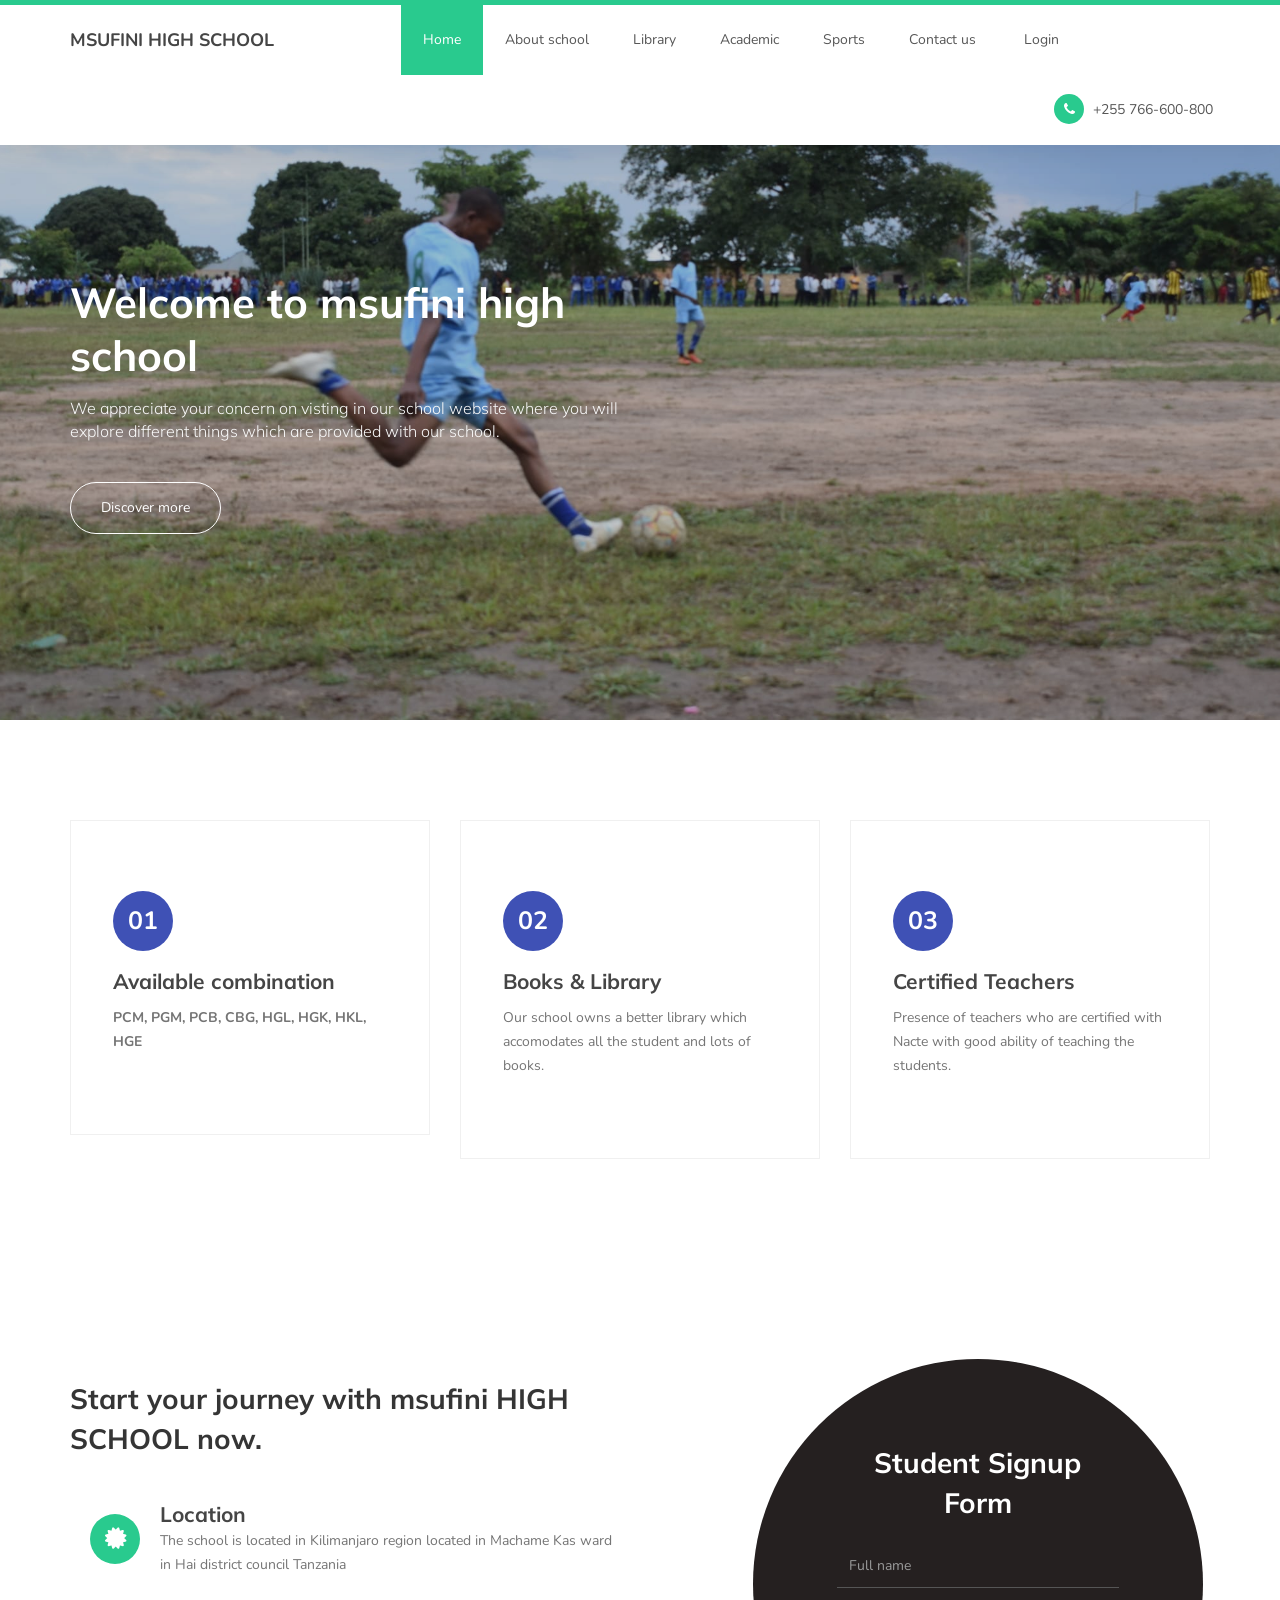
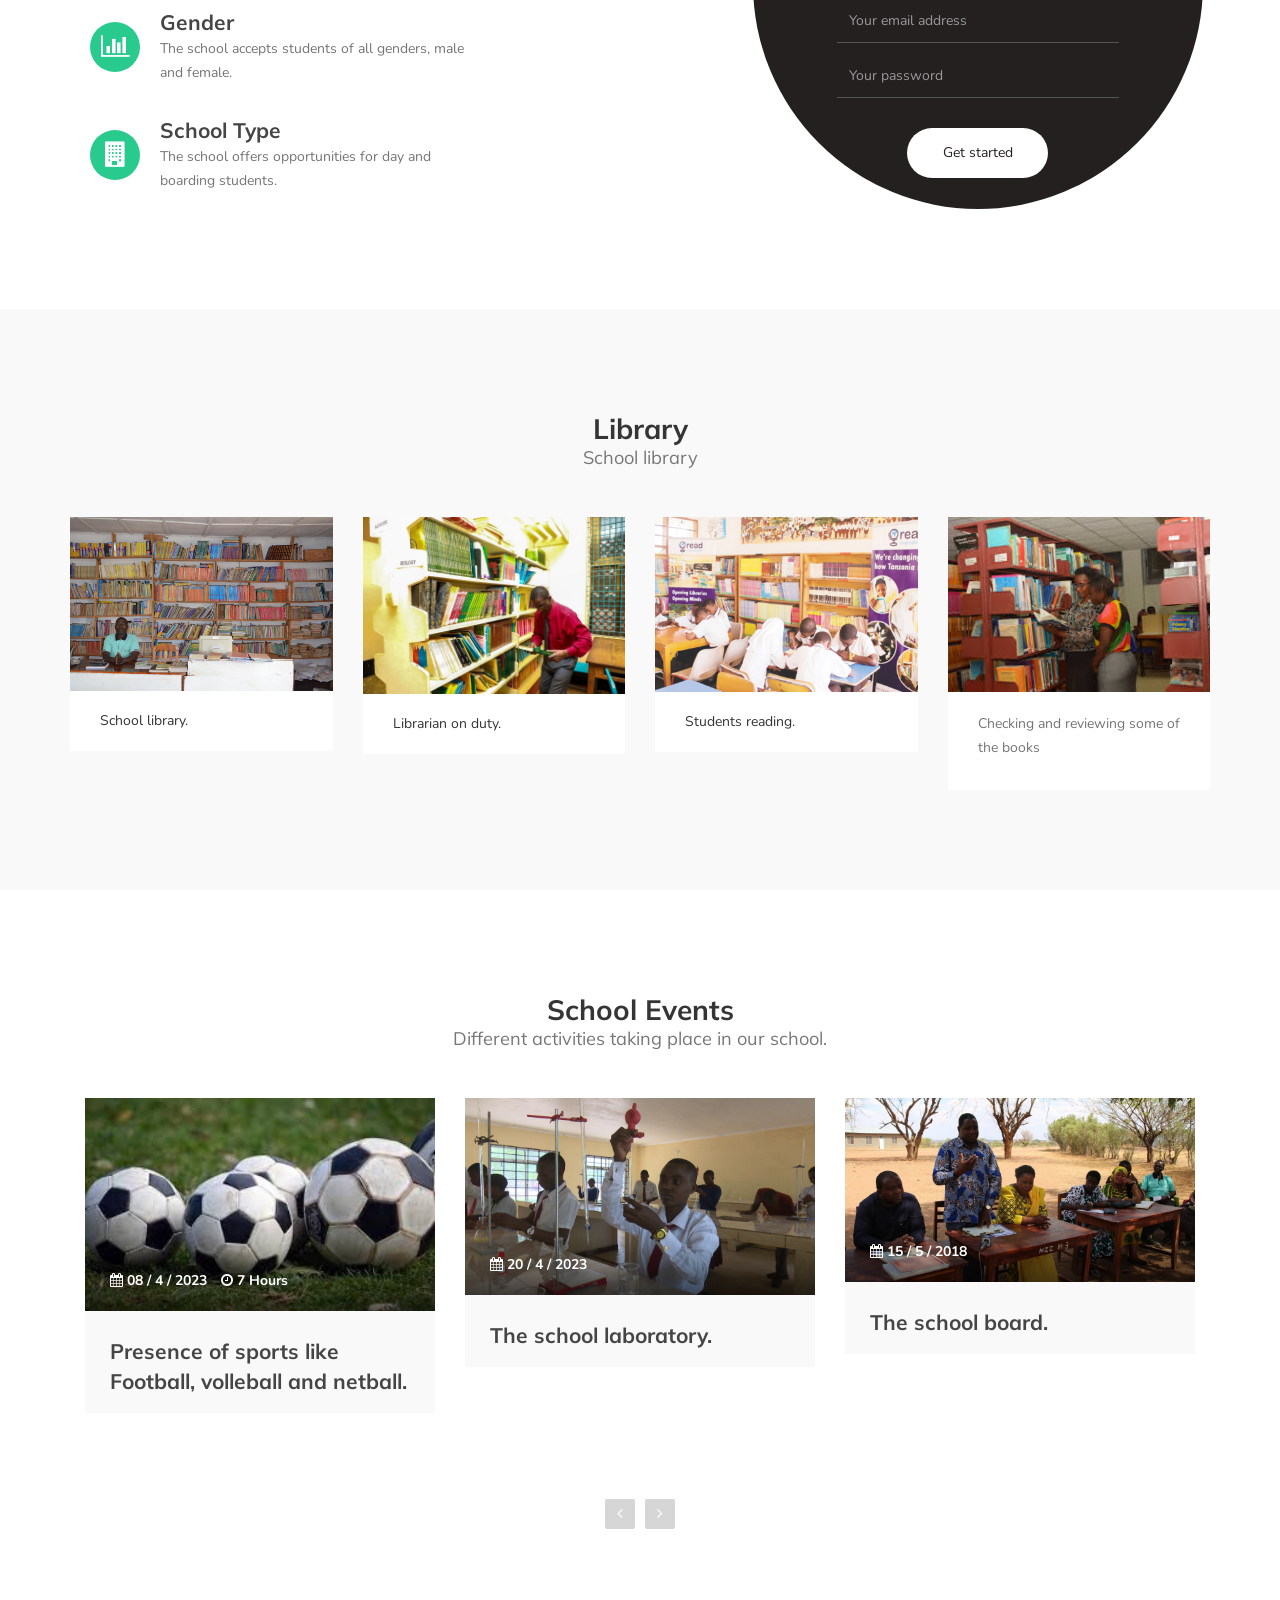
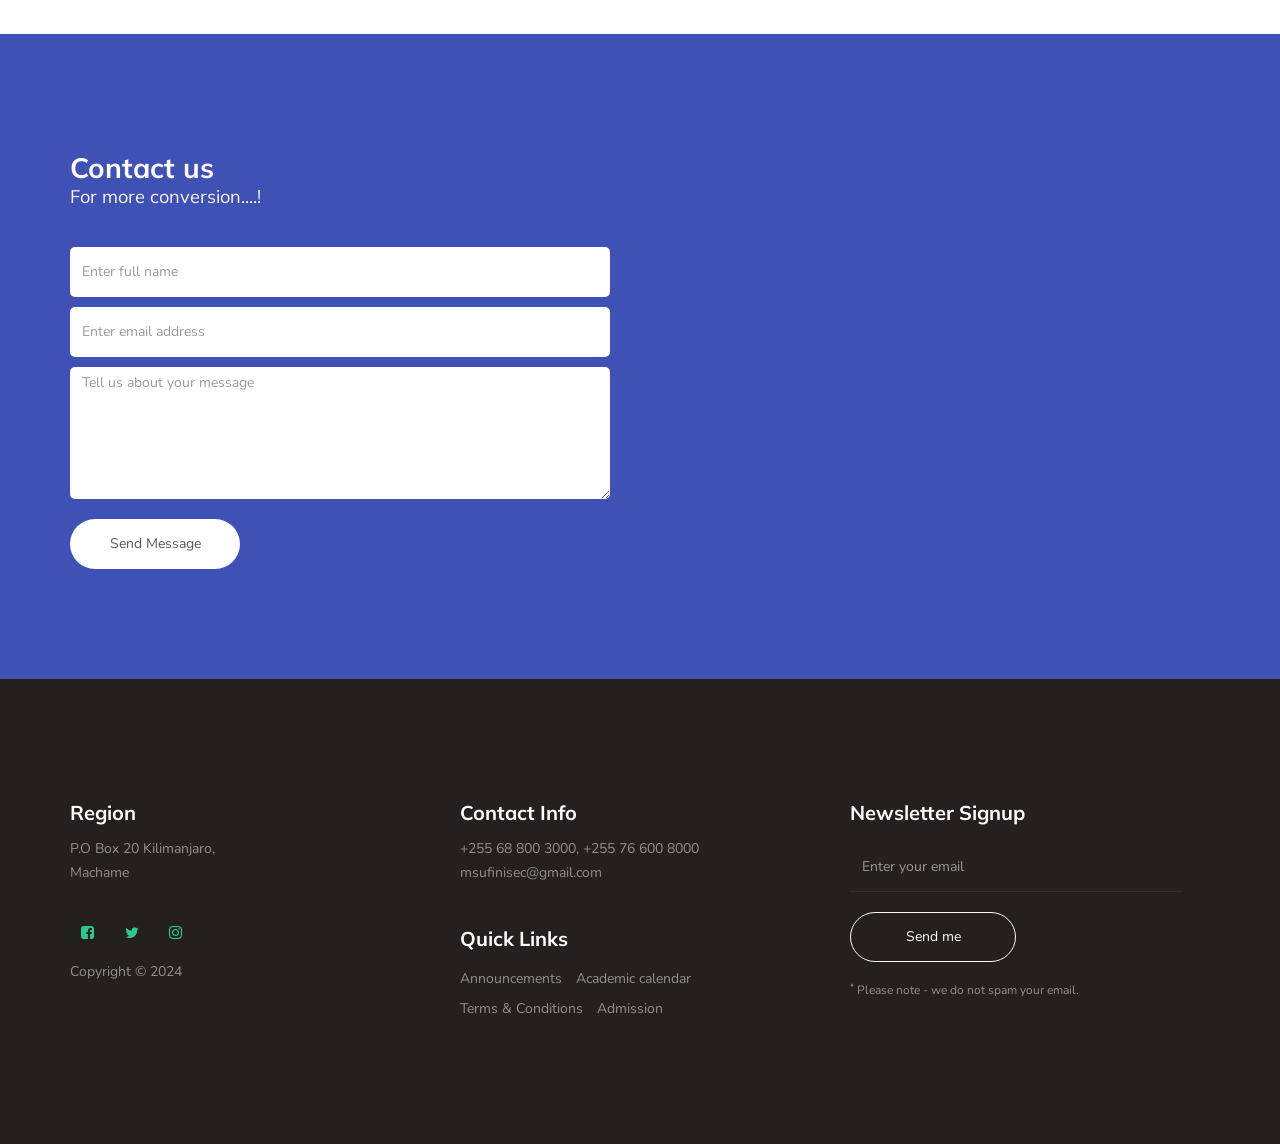
<file: index.html>
<!DOCTYPE html>
<html lang="en">
<head>

     <title>Website for msufini high school</title>

     <meta charset="UTF-8">
     <meta http-equiv="X-UA-Compatible" content="IE=Edge">
     <meta name="description" content="">
     <meta name="keywords" content="">
     <meta name="author" content="">
     <meta name="viewport" content="width=device-width, initial-scale=1, maximum-scale=1">

     <link rel="stylesheet" href="css/bootstrap.min.css">
     <link rel="stylesheet" href="css/font-awesome.min.css">
     <link rel="stylesheet" href="css/owl.carousel.css">
     <link rel="stylesheet" href="css/owl.theme.default.min.css">

     <!-- MAIN CSS -->
     <link rel="stylesheet" href="css/msufini-style.css">

</head>
<body id="top" data-spy="scroll" data-target=".navbar-collapse" data-offset="50">

     <!-- PRE LOADER -->
     <section class="preloader">
          <div class="spinner">

               <span class="spinner-rotate"></span>
               
          </div>
     </section>


     <!-- MENU -->
     <section class="navbar custom-navbar navbar-fixed-top" role="navigation">
          <div class="container">

               <div class="navbar-header">
                    <button class="navbar-toggle" data-toggle="collapse" data-target=".navbar-collapse">
                         <span class="icon icon-bar"></span>
                         <span class="icon icon-bar"></span>
                         <span class="icon icon-bar"></span>
                    </button>

                    <!-- lOGO TEXT HERE -->
                    <a href="#" class="navbar-brand">MSUFINI HIGH SCHOOL</a>
               </div>

               <!-- MENU LINKS -->
               <div class="collapse navbar-collapse">
                    <ul class="nav navbar-nav navbar-nav-first">
                         <li><a href="#top" class="smoothScroll">Home</a></li>
                         <li><a href="#about" class="smoothScroll">About school</a></li>
                         <li><a href="#team" class="smoothScroll">Library</a></li>
                         <li><a href="#combinations" class="smoothScroll">Academic</a></li>
                         <li><a href="#courses" class="smoothScroll">Sports</a></li>
                         <li><a href="#contact" class="smoothScroll">Contact us</a></li>
                         <li><a href="./admin/login.html"><i class="fa fa-login"></i> Login </a></li>
                    </ul>

                    <ul class="nav navbar-nav navbar-right">
                         <li><a href="#"><i class="fa fa-phone"></i> +255 766-600-800</a></li>
                    </ul>
               
               </div>

          </div>
     </section>


     <!-- HOME -->
     <section id="home">
          <div class="row">

                    <div class="owl-carousel owl-theme home-slider">
                         <div class="item item-first">
                              <div class="caption">
                                   <div class="container">
                                        <div class="col-md-6 col-sm-12">
                                             <h1>Welcome to msufini high school</h1>
                                             <h3>We appreciate your concern on visting in our school website where you will explore different things which are provided with our school.</h3>
                                             <a href="#feature" class="section-btn btn btn-default smoothScroll">Discover more</a>
                                        </div>
                                   </div>
                              </div>
                         </div>

                         <div class="item item-second">
                              <div class="caption">
                                   <div class="container">
                                        <div class="col-md-6 col-sm-12">
                                             <h1>Start your academic achievement activities with our school.</h1>
                                             <h3>Our school provides more guidance on student and shape them with religious attendance.</h3>
                                             <a href="#courses" class="section-btn btn btn-default smoothScroll">school events</a>
                                        </div>
                                   </div>
                              </div>
                         </div>

                         <div class="item item-third">
                              <div class="caption">
                                   <div class="container">
                                        <div class="col-md-6 col-sm-12">
                                             <h1>Efficient Learning Methods</h1>
                                             <a href="#contact" class="section-btn btn btn-default smoothScroll">Let's chat</a>
                                        </div>
                                   </div>
                              </div>
                         </div>
                    </div>
          </div>
     </section>


     <!-- FEATURE -->
     <section id="combinations">
          <div class="container">
               <div class="row">

                    <div class="col-md-4 col-sm-4">
                         <div class="feature-thumb">
                              <span>01</span>
                              <h3>Available combination</h3>
                              <p><strong>PCM, PGM, PCB, CBG, HGL, HGK, HKL, HGE</strong></p>
                         </div>
                    </div>

                    <div class="col-md-4 col-sm-4">
                         <div class="feature-thumb">
                              <span>02</span>
                              <h3>Books & Library</h3>
                              <p>Our school owns a better library which accomodates all the student and lots of books.</p>
                         </div>
                    </div>

                    <div class="col-md-4 col-sm-4">
                         <div class="feature-thumb">
                              <span>03</span>
                              <h3>Certified Teachers</h3>
                              <p>Presence of teachers who are certified with Nacte with good ability of teaching the students.</p>
                         </div>
                    </div>

               </div>
          </div>
     </section>


     <!-- ABOUT -->
     <section id="about">
          <div class="container">
               <div class="row">

                    <div class="col-md-6 col-sm-12">
                         <div class="about-info">
                              <h2>Start your journey with msufini  HIGH SCHOOL now.</h2>

                              <figure>
                                   <span><i class="fa fa-certificate"></i></span>
                                   <figcaption>
                                        <h3>Location</h3>
                                        <p>The school is located in Kilimanjaro region located in Machame Kas ward in Hai district council Tanzania</p>
                                   </figcaption>
                              </figure>

                              <figure>
                                   <span><i class="fa fa-bar-chart-o"></i></span>
                                   <figcaption>
                                        <h3>Gender</h3>
                                        <p>The school accepts students of all genders, male and female.</p>
                                   </figcaption>
                              </figure>

                              <figure>
                                        <span><i class="fa fa-building" aria-hidden="true"></i></span>
                                   <figcaption>
                                        <h3>School Type</h3>
                                        <p>The school offers opportunities for day and boarding students.</p>
                                   </figcaption>
                              </figure>
                         </div>
                    </div>

                    <div class="col-md-offset-1 col-md-4 col-sm-12">
                         <div class="entry-form">
                              <form action="#" method="post">
                                   <h2>Student Signup Form</h2>
                                   <input type="text" name="full name" class="form-control" placeholder="Full name" required="">

                                   <input type="email" name="email" class="form-control" placeholder="Your email address" required="">

                                   <input type="password" name="password" class="form-control" placeholder="Your password" required="">

                                   <button class="submit-btn form-control" id="form-submit">Get started</button>
                              </form>
                         </div>
                    </div>

               </div>
          </div>
     </section>


     <!-- TEAM -->
     <section id="team">
          <div class="container">
               <div class="row">

                    <div class="col-md-12 col-sm-12">
                         <div class="section-title">
                              <h2>Library <small>School library</small></h2>
                         </div>
                    </div>

                    <div class="col-md-3 col-sm-6">
                         <div class="team-thumb">
                              <div class="team-image">
                                   <img src="images/maktaba 2.jpg" class="img-responsive" alt="">
                              </div>
                              <div class="team-info">
                                   <span>School library.</span>
                              </div>
                              
                         </div>
                    </div>

                    <div class="col-md-3 col-sm-6">
                         <div class="team-thumb">
                              <div class="team-image">
                                   <img src="images/maktaba.jpg" class="img-responsive" alt="">
                              </div>
                              <div class="team-info">
                                   <span>Librarian on duty.</span>
                              </div>
                             
                         </div>
                    </div>

                    <div class="col-md-3 col-sm-6">
                         <div class="team-thumb">
                              <div class="team-image">
                                   <img src="images/maktaba 4.jpg" class="img-responsive" alt="">
                              </div>
                              <div class="team-info">
                                   <span>Students reading.</span>
                              </div>
                             </div>
                    </div>

                    <div class="col-md-3 col-sm-6">
                         <div class="team-thumb">
                              <div class="team-image">
                                   <img src="images/maktaba 5.jpg" class="img-responsive" alt="">
                              </div>
                              <div class="team-info">
                                   <p>Checking and reviewing some of the books</p>
                    </div>

               </div>
          </div>
     </section>


     <!-- Courses -->
     <section id="courses">
          <div class="container">
               <div class="row">

                    <div class="col-md-12 col-sm-12">
                         <div class="section-title">
                              <h2>School Events<small>Different activities taking place in our school.</small></h2>
                         </div>

                         <div class="owl-carousel owl-theme owl-courses">
                              <div class="col-md-4 col-sm-4">
                                   <div class="item">
                                        <div class="courses-thumb">
                                             <div class="courses-top">
                                                  <div class="courses-image">
                                                       <img src="images/mpira msufini.jpg" class="img-responsive" alt="">
                                                  </div>
                                                  <div class="courses-date">
                                                       <span><i class="fa fa-calendar"></i> 08 / 4 / 2023</span>
                                                       <span><i class="fa fa-clock-o"></i> 7 Hours</span>
                                                  </div>
                                             </div>

                                             <div class="courses-detail">
                                                  <h3>Presence of sports like Football, volleball and netball.</h3>
                                             </div>

                                        </div>
                                   </div>
                              </div>

                              <div class="col-md-4 col-sm-4">
                                   <div class="item">
                                        <div class="courses-thumb">
                                             <div class="courses-top">
                                                  <div class="courses-image">
                                                       <img src="images/maabara msufini.jpg" class="img-responsive" alt="">
                                                  </div>
                                                  <div class="courses-date">
                                                       <span><i class="fa fa-calendar"></i> 20 / 4 / 2023</span>
                                                  </div>
                                             </div>

                                             <div class="courses-detail">
                                                  <h3>The school laboratory.</h3>
                                             </div>

                                        </div>
                                   </div>
                              </div>

                              <div class="col-md-4 col-sm-4">
                                   <div class="item">
                                        <div class="courses-thumb">
                                             <div class="courses-top">
                                                  <div class="courses-image">
                                                       <img src="images/uongozi wa shule.JPG" class="img-responsive" alt="">
                                                  </div>
                                                  <div class="courses-date">
                                                       <span><i class="fa fa-calendar"></i> 15 / 5 / 2018</span>
                                                  </div>
                                             </div>

                                             <div class="courses-detail">
                                                  <h3>The school board.</h3>
                                             
                                             </div>

                                        </div>
                                   </div>
                              </div>

                              <div class="col-md-4 col-sm-4">
                                   <div class="item">
                                        <div class="courses-thumb">
                                             <div class="courses-top">
                                                  <div class="courses-image">
                                                       <img src="images/mpira.jpg" class="img-responsive" alt="">
                                                  </div>
                                                  <div class="courses-date">
                                                       <span><i class="fa fa-calendar"></i> 10 / 8 / 2023</span>
                                                  </div>
                                             </div>

                                             <div class="courses-detail">
                                                  <h3>Sports and physical Exercises.</h3>
                                             </div>

                                             <div class="courses-info">
                                                  
                                             </div>
                                        </div>
                                   </div>
                              </div>

                              <div class="col-md-4 col-sm-4">
                                   <div class="item">
                                        <div class="courses-thumb">
                                             <div class="courses-top">
                                                  <div class="courses-image">
                                                       <img src="images/wazazi msufini.jpg" class="img-responsive" alt="">
                                                  </div>
                                                  <div class="courses-date">
                                                       <span><i class="fa fa-calendar"></i> 5 / 10 / 2023</span>
                                                  
                                                  </div>
                                             </div>

                                             <div class="courses-detail">
                                                  <h3>Parents taking part in school different meetings</h3>
                                             </div>

                                        </div>
                                   </div>
                              </div>

                         </div>

               </div>
          </div>
     </section>


     


     <!-- CONTACT -->
     <section id="contact">
          <div class="container">
               <div class="row">

                    <div class="col-md-6 col-sm-12">
                         <form id="contact-form" role="form" action="" method="post">
                              <div class="section-title">
                                   <h2>Contact us <small>For more conversion....!</small></h2>
                              </div>

                              <div class="col-md-12 col-sm-12">
                                   <input type="text" class="form-control" placeholder="Enter full name" name="name" required="">
                    
                                   <input type="email" class="form-control" placeholder="Enter email address" name="email" required="">

                                   <textarea class="form-control" rows="6" placeholder="Tell us about your message" name="message" required=""></textarea>
                              </div>

                              <div class="col-md-4 col-sm-12">
                                   <input type="submit" class="form-control" name="send message" value="Send Message">
                              </div>

                         </form>
                    </div>

               </div>
          </div>
     </section>       


     <!-- FOOTER -->
     <footer id="footer">
          <div class="container">
               <div class="row">

                    <div class="col-md-4 col-sm-6">
                         <div class="footer-info">
                              <div class="section-title">
                                   <h2>Region</h2>
                              </div>
                              <address>
                                   <p>P.O Box 20 Kilimanjaro,<br>Machame</p>
                              </address>

                              <ul class="social-icon">
                                   <li><a href="#" class="fa fa-facebook-square" attr="facebook icon"></a></li>
                                   <li><a href="#" class="fa fa-twitter"></a></li>
                                   <li><a href="#" class="fa fa-instagram"></a></li>
                              </ul>

                              <div class="copyright-text"> 
                                   <p>Copyright &copy; 2024</p>
                              </div>
                         </div>
                    </div>

                    <div class="col-md-4 col-sm-6">
                         <div class="footer-info">
                              <div class="section-title">
                                   <h2>Contact Info</h2>
                              </div>
                              <address>
                                   <p>+255 68 800 3000, +255 76 600 8000</p>
                                   <p><a href="msufinisec@gmail.com">msufinisec@gmail.com</a></p>
                              </address>

                              <div class="footer_menu">
                                   <h2>Quick Links</h2>
                                   <ul>
                                        <li><a href="#">Announcements</a></li>
                                        <li><a href="#">Academic calendar</a></li>
                                        <li><a href="#">Terms & Conditions</a></li>
                                        <li><a href="#">Admission</a></li>
                                   </ul>
                              </div>
                         </div>
                    </div>

                    <div class="col-md-4 col-sm-12">
                         <div class="footer-info newsletter-form">
                              <div class="section-title">
                                   <h2>Newsletter Signup</h2>
                              </div>
                              <div>
                                   <div class="form-group">
                                        <form action="#" method="get">
                                             <input type="email" class="form-control" placeholder="Enter your email" name="email" id="email" required="">
                                             <input type="submit" class="form-control" name="submit" id="form-submit" value="Send me">
                                        </form>
                                        <span><sup>*</sup> Please note - we do not spam your email.</span>
                                   </div>
                              </div>
                         </div>
                    </div>
                    
               </div>
          </div>
     </footer>
<!-- SCRIPTS -->
<script src="js/jquery.js"></script>
<script src="js/bootstrap.min.js"></script>
<script src="js/owl.carousel.min.js"></script>
<script src="js/smoothscroll.js"></script>
<script src="js/custom.js"></script>

</body>
</html>
</file>
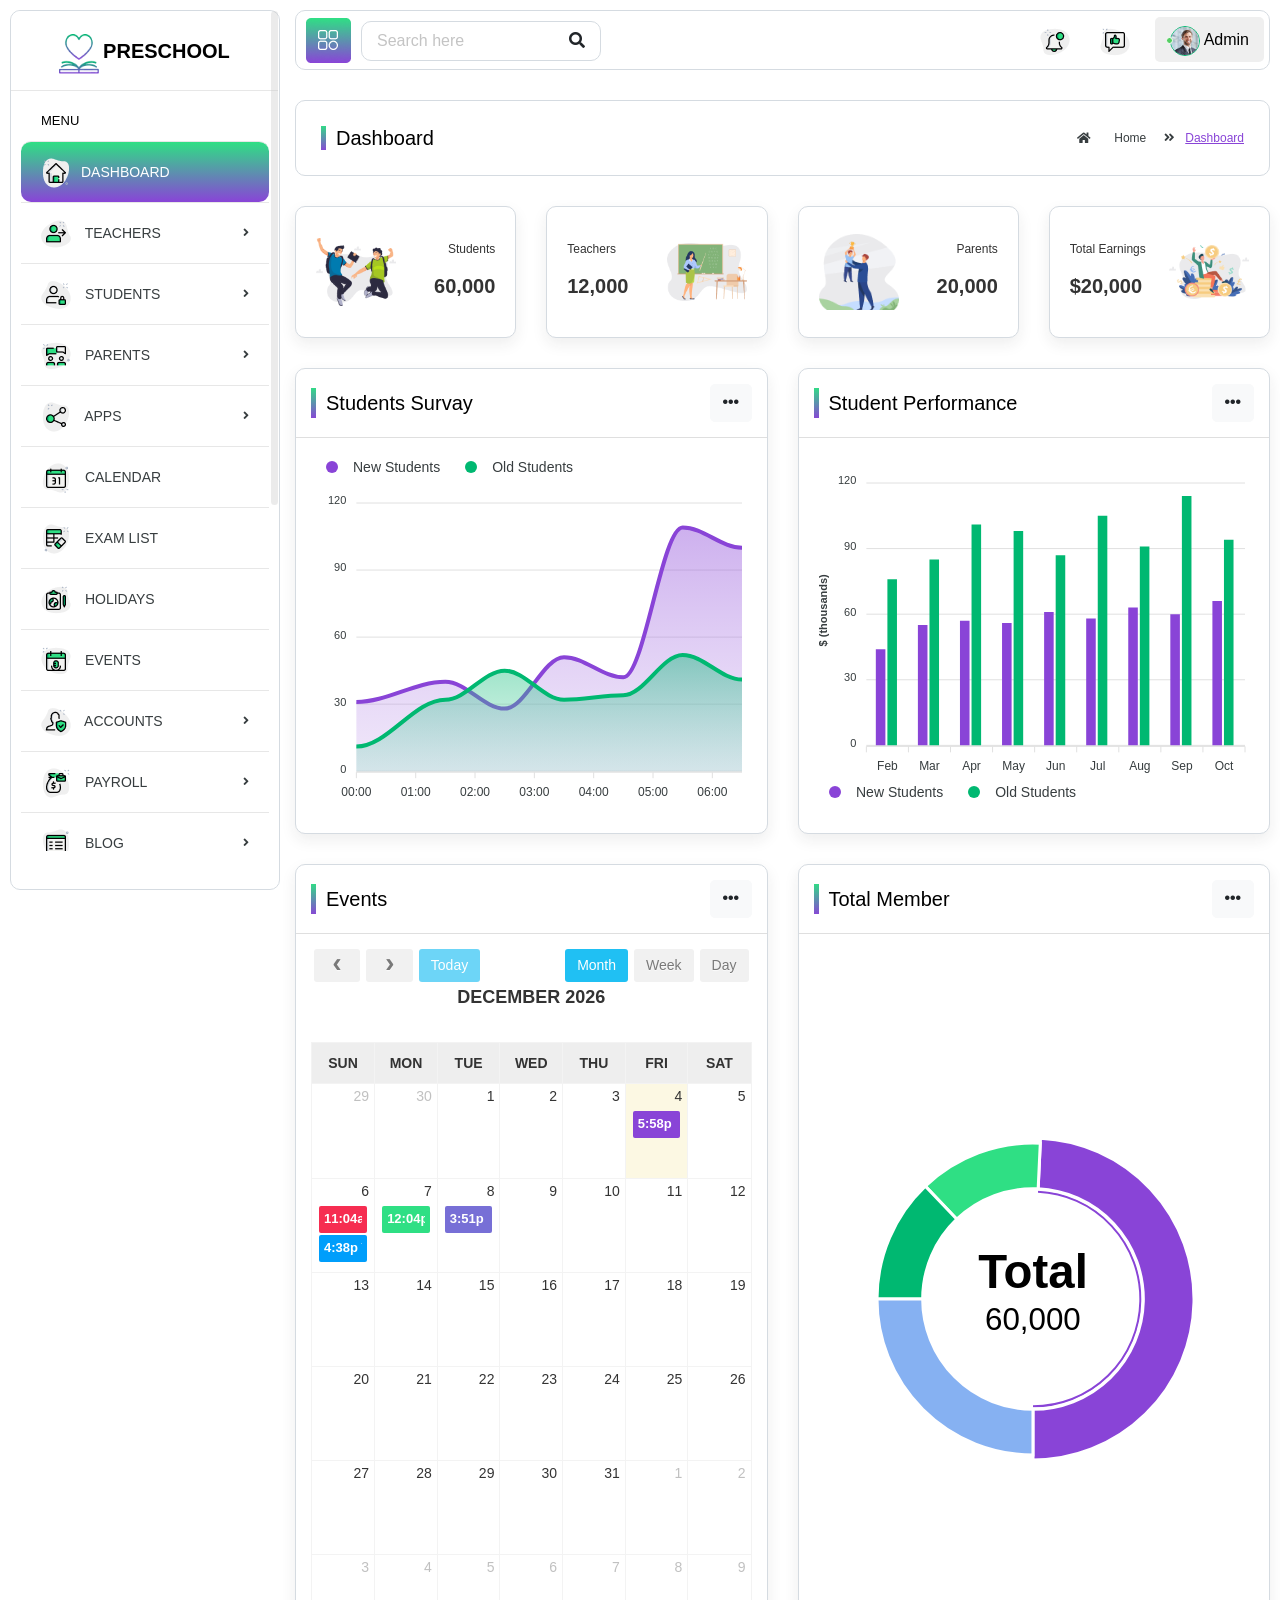
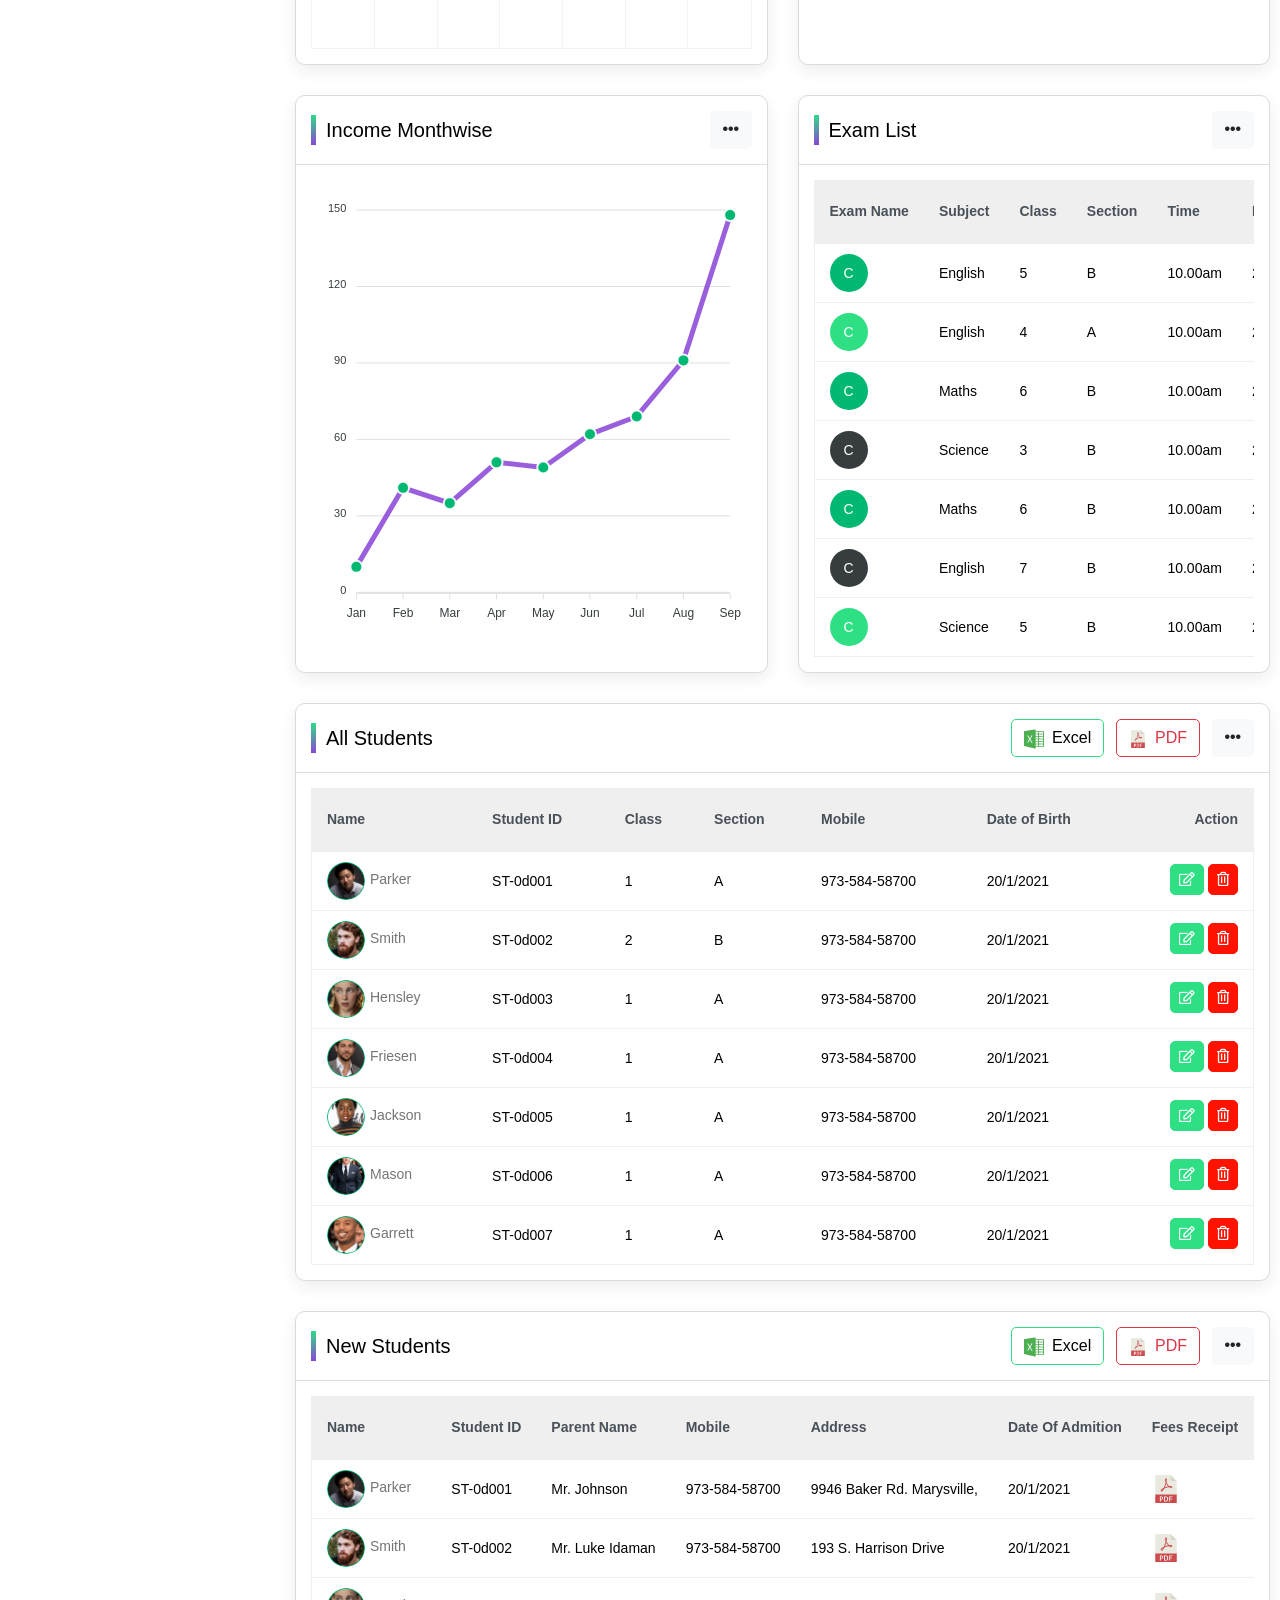
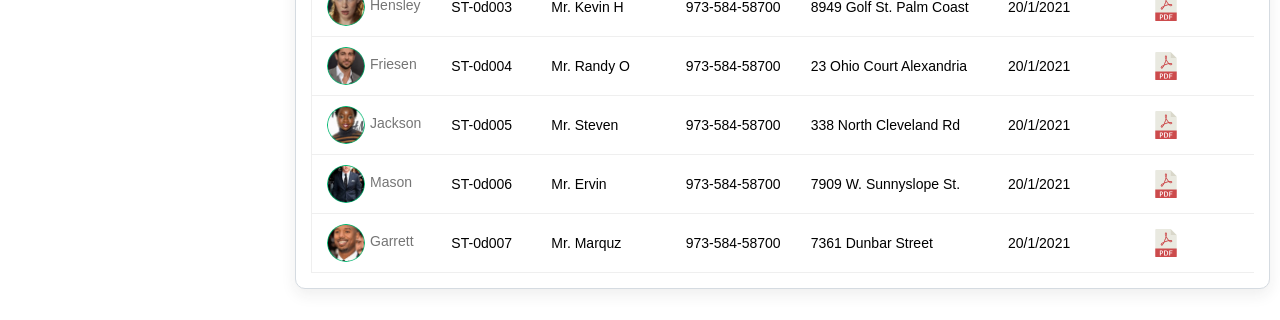
<file: school-bootsrap-admin-template-main/index.html>
﻿<!DOCTYPE html>
<html lang="en">
<head>
<meta charset="utf-8">
<title>Preschool - Bootstrap Admin Template</title>
<meta name="viewport" content="width=device-width, initial-scale=1.0, user-scalable=0">

<link rel="shortcut icon" type="image/x-icon" href="assets/img/favicon.png">

<link href="../../../../css?family=Roboto:300,400,500,700,900" rel="stylesheet">

<link rel="stylesheet" href="assets/css/bootstrap.min.css">

<link rel="stylesheet" href="assets/plugins/fontawesome/css/all.min.css">
<link rel="stylesheet" href="assets/plugins/fontawesome/css/fontawesome.min.css">

<link rel="stylesheet" href="assets/css/fullcalendar.min.css">

<link rel="stylesheet" href="assets/css/dataTables.bootstrap4.min.css">

<link rel="stylesheet" href="assets/plugins/morris/morris.css">

<link rel="stylesheet" href="assets/css/style.css">
<!--[if lt IE 9]>
		<script src="assets/js/html5shiv.min.js"></script>
		<script src="assets/js/respond.min.js"></script>
	<![endif]-->
</head>
<body>

<div class="main-wrapper">

<div class="header-outer">
<div class="header">
<a id="mobile_btn" class="mobile_btn float-left" href="#sidebar"><i class="fas fa-bars" aria-hidden="true"></i></a>
<a id="toggle_btn" class="float-left" href="javascript:void(0);">
<img src="assets/img/sidebar/icon-21.png" alt="">
</a>

<ul class="nav float-left">
<li>
<div class="top-nav-search">
<a href="javascript:void(0);" class="responsive-search">
<i class="fa fa-search"></i>
</a>
<form action="search.html">
<input class="form-control" type="text" placeholder="Search here">
<button class="btn" type="submit"><i class="fa fa-search"></i></button>
</form>
</div>
</li>
<li>
<a href="index.html" class="mobile-logo d-md-block d-lg-none d-block"><img src="assets/img/logo1.png" alt="" width="30" height="30"></a>
</li>
</ul>

<ul class="nav user-menu float-right">
<li class="nav-item dropdown d-none d-sm-block">
<a href="#" class="dropdown-toggle nav-link" data-toggle="dropdown">
<img src="assets/img/sidebar/icon-22.png" alt="">
</a>
<div class="dropdown-menu notifications">
<div class="topnav-dropdown-header">
<span>Notifications</span>
</div>
<div class="drop-scroll">
<ul class="notification-list">
<li class="notification-message">
<a href="activities.html">
<div class="media">
<span class="avatar">
<img alt="John Doe" src="assets/img/user-06.jpg" class="img-fluid rounded-circle">
</span>
<div class="media-body">
<p class="noti-details"><span class="noti-title">John Doe</span> is now following you </p>
<p class="noti-time"><span class="notification-time">4 mins ago</span></p>
</div>
</div>
</a>
</li>
<li class="notification-message">
<a href="activities.html">
<div class="media">
<span class="avatar">T</span>
<div class="media-body">
<p class="noti-details"><span class="noti-title">Tarah Shropshire</span> sent you a message.</p>
<p class="noti-time"><span class="notification-time">6 mins ago</span></p>
</div>
</div>
</a>
</li>
<li class="notification-message">
<a href="activities.html">
<div class="media">
<span class="avatar">L</span>
<div class="media-body">
<p class="noti-details"><span class="noti-title">Misty Tison</span> like your photo.</p>
<p class="noti-time"><span class="notification-time">8 mins ago</span></p>
</div>
</div>
</a>
</li>
<li class="notification-message">
<a href="activities.html">
<div class="media">
<span class="avatar">G</span>
<div class="media-body">
<p class="noti-details"><span class="noti-title">Rolland Webber</span> booking appoinment for meeting.</p>
<p class="noti-time"><span class="notification-time">12 mins ago</span></p>
</div>
</div>
</a>
</li>
<li class="notification-message">
<a href="activities.html">
<div class="media">
<span class="avatar">T</span>
<div class="media-body">
<p class="noti-details"><span class="noti-title">Bernardo Galaviz</span> like your photo.</p>
<p class="noti-time"><span class="notification-time">2 days ago</span></p>
</div>
</div>
</a>
</li>
</ul>
</div>
<div class="topnav-dropdown-footer">
<a href="activities.html">View all Notifications</a>
</div>
</div>
</li>
<li class="nav-item dropdown d-none d-sm-block">
<a href="javascript:void(0);" id="open_msg_box" class="hasnotifications nav-link"><img src="assets/img/sidebar/icon-23.png" alt=""> </a>
</li>
 <li class="nav-item dropdown has-arrow">
<a href="#" class=" nav-link user-link" data-toggle="dropdown">
<span class="user-img"><img class="rounded-circle" src="assets/img/user-06.jpg" width="30" alt="Admin">
<span class="status online"></span></span>
<span>Admin</span>
</a>
<div class="dropdown-menu">
<a class="dropdown-item" href="profile.html">My Profile</a>
<a class="dropdown-item" href="edit-profile.html">Edit Profile</a>
<a class="dropdown-item" href="settings.html">Settings</a>
<a class="dropdown-item" href="login.html">Logout</a>
</div>
</li>
</ul>
<div class="dropdown mobile-user-menu float-right"> 
<a href="#" class="nav-link dropdown-toggle" data-toggle="dropdown" aria-expanded="false"><i class="fas fa-ellipsis-v"></i></a>
<div class="dropdown-menu dropdown-menu-right">
<a class="dropdown-item" href="profile.html">My Profile</a>
<a class="dropdown-item" href="edit-profile.html">Edit Profile</a>
<a class="dropdown-item" href="settings.html">Settings</a>
<a class="dropdown-item" href="login.html">Logout</a>
</div>
</div>
</div>
</div>


<div class="sidebar" id="sidebar">
<div class="sidebar-inner slimscroll">
<div id="sidebar-menu" class="sidebar-menu">
<div class="header-left">
<a href="index.html" class="logo">
<img src="assets/img/logo1.png" width="40" height="40" alt="">
<span class="text-uppercase">Preschool</span>
</a>
</div>
<ul class="sidebar-ul">
<li class="menu-title">Menu</li>
<li class="active">
<a href="index.html"><img src="assets/img/sidebar/icon-1.png" alt="icon"><span>Dashboard</span></a>
</li>
<li class="submenu">
<a href="#"><img src="assets/img/sidebar/icon-2.png" alt="icon"> <span> Teachers</span> <span class="menu-arrow"></span></a>
<ul class="list-unstyled" style="display: none;">
<li><a href="all-teachers.html"><span>All Teachers</span></a></li>
<li><a href="add-teacher.html"><span>Add Teacher</span></a></li>
<li><a href="edit-teacher.html"><span>Edit Teacher</span></a></li>
<li><a href="about-teacher.html"><span>About Teacher</span></a></li>
</ul>
</li>
<li class="submenu">
<a href="#"><img src="assets/img/sidebar/icon-3.png" alt="icon"> <span> Students</span> <span class="menu-arrow"></span></a>
<ul class="list-unstyled" style="display: none;">
<li><a href="all-students.html"><span>All Students</span></a></li>
<li><a href="add-student.html"><span>Add Student</span></a></li>
<li><a href="edit-student.html"><span>Edit Student</span></a></li>
<li><a href="about-student.html"><span>ABout student</span></a></li>
</ul>
</li>
<li class="submenu">
<a href="#"><img src="assets/img/sidebar/icon-4.png" alt="icon"> <span> Parents</span> <span class="menu-arrow"></span></a>
<ul class="list-unstyled" style="display: none;">
<li><a href="all-parents.html"><span>All Parents</span></a></li>
<li><a href="add-parent.html"><span>Add Parent</span></a></li>
<li><a href="edit-parent.html"><span>Edit Parent</span></a></li>
<li><a href="about-parent.html"><span>About Parent</span></a></li>
</ul>
</li>
<li class="submenu">
<a href="javascript:void(0);"><img src="assets/img/sidebar/icon-5.png" alt="icon"> <span>Apps</span> <span class="menu-arrow"></span></a>
<ul style="display: none;">
<li class="submenu">
<a href="javascript:void(0);"><span>Email</span> <span class="menu-arrow"></span></a>
<ul style="display: none;">
<li><a href="compose.html"><span>Compose Mail</span></a></li>
<li>
<a href="inbox.html"> <span> Inbox</span> </a>
</li>
<li><a href="mail-view.html"><span>Mailview</span></a></li>
</ul>
</li>
<li>
<a href="chat.html"> Chat <span class="badge badge-pill bg-primary float-right">5</span></a>
</li>
<li class="submenu">
<a href="#"><span> Calls</span> <span class="menu-arrow"></span></a>
<ul class="list-unstyled" style="display: none;">
<li><a href="voice-call.html"><span>Voice Call</span></a></li>
<li><a href="video-call.html"><span>Video Call</span></a></li>
<li><a href="incoming-call.html"><span>Incoming Call</span></a></li>
</ul>
</li>
<li>
<a href="contacts.html"><span> Contacts</span></a>
</li>
</ul>
</li>
<li>
<a href="calendar.html"><img src="assets/img/sidebar/icon-6.png" alt="icon"> <span>Calendar</span></a>
</li>
<li>
<a href="exam-list.html"><img src="assets/img/sidebar/icon-7.png" alt="icon"> <span>Exam list</span></a>
</li>
<li>
<a href="holidays.html"><img src="assets/img/sidebar/icon-8.png" alt="icon"> <span>Holidays</span></a>
</li>
<li>
<a href="calendar.html"><img src="assets/img/sidebar/icon-9.png" alt="icon"><span> Events</span></a>
</li>
<li class="submenu">
<a href="#"><img src="assets/img/sidebar/icon-10.png" alt="icon"><span> Accounts </span> <span class="menu-arrow"></span></a>
<ul class="list-unstyled" style="display: none;">
<li><a href="invoices.html"><span>Invoices</span></a></li>
<li><a href="payments.html"><span>Payments</span></a></li>
<li><a href="expenses.html"><span>Expenses</span></a></li>
<li><a href="provident-fund.html"><span>Provident Fund</span></a></li>
<li><a href="taxes.html"><span>Taxes</span></a></li>
</ul>
</li>
<li class="submenu">
<a href="#"><img src="assets/img/sidebar/icon-11.png" alt="icon"><span> Payroll </span> <span class="menu-arrow"></span></a>
<ul class="list-unstyled" style="display: none;">
<li><a href="salary.html"><span> Employee Salary </span></a></li>
<li><a href="salary-view.html"><span> Payslip </span></a></li>
</ul>
</li>
<li class="submenu">
<a href="#"><img src="assets/img/sidebar/icon-12.png" alt="icon"> <span> Blog</span> <span class="menu-arrow"></span></a>
<ul class="list-unstyled" style="display: none;">
<li><a href="blog.html"><span>Blog</span></a></li>
<li><a href="blog-details.html"><span>Blog View</span></a></li>
<li><a href="add-blog.html"><span>Add Blog</span></a></li>
<li><a href="edit-blog.html"><span>Edit Blog</span></a></li>
</ul>
</li>
<li class="submenu">
<a href="javascript:void(0);" class="noti-dot"><img src="assets/img/sidebar/icon-13.png" alt="icon"> <span>Management </span> <span class="menu-arrow"></span></a>
<ul style="display: none;">
<li class="submenu">
<a href="#"><span> Employees</span> <span class="menu-arrow"></span></a>
<ul class="list-unstyled" style="display: none;">
<li><a href="all-employees.html"><span>All Employees</span></a></li>
<li><a href="holidays.html"><span>Holidays</span></a></li>
<li><a href="leaves.html"><span>Leave Requests</span> <span class="badge badge-pill bg-primary float-right">1</span></a></li>
<li><a href="attendance.html"><span>Attendance</span></a></li>
<li><a href="departments.html"><span>Departments</span></a></li>
<li><a href="designations.html"><span>Designations</span></a></li>
</ul>
</li>
<li>
<a href="activities.html"><span>Activities</span></a>
</li>
<li>
<a href="users.html"><span>Users</span></a>
</li>
<li class="submenu">
<a href="#"><span> Reports </span> <span class="menu-arrow"></span></a>
<ul class="list-unstyled" style="display: none;">
<li><a href="expense-reports.html"> <span>Expense Report </span></a></li>
<li><a href="invoice-reports.html"> <span>Invoice Report</span> </a></li>
</ul>
</li>
</ul>
</li>
<li>
<a href="settings.html"><img src="assets/img/sidebar/icon-14.png" alt="icon"> <span>Settings</span></a>
</li>
<li class="menu-title">UI Elements</li>
<li class="submenu">
<a href="#"><img src="assets/img/sidebar/icon-15.png" alt="icon"> <span> Components</span> <span class="menu-arrow"></span></a>
<ul class="list-unstyled" style="display: none;">
<li><a href="uikit.html"><span>UI Kit</span></a></li>
<li><a href="typography.html"><span>Typography</span></a></li>
<li><a href="tabs.html"><span>Tabs</span></a></li>
</ul>
</li>
<li class="submenu">
<a href="#"><img src="assets/img/sidebar/icon-26.png" alt="icon"> <span> Elements</span> <span class="menu-arrow"></span></a>
<ul class="list-unstyled" style="display: none;">
<li><a href="sweetalerts.html">Sweet Alerts</a></li>
<li><a href="tooltip.html">Tooltip</a></li>
<li><a href="popover.html">Popover</a></li>
<li><a href="ribbon.html">Ribbon</a></li>
<li><a href="clipboard.html">Clipboard</a></li>
<li><a href="drag-drop.html">Drag & Drop</a></li>
<li><a href="rangeslider.html">Range Slider</a></li>
<li><a href="rating.html">Rating</a></li>
<li><a href="toastr.html">Toastr</a></li>
<li><a href="text-editor.html">Text Editor</a></li>
<li><a href="counter.html">Counter</a></li>
<li><a href="scrollbar.html">Scrollbar</a></li>
<li><a href="spinner.html">Spinner</a></li>
<li><a href="notification.html">Notification</a></li>
<li><a href="lightbox.html">Lightbox</a></li>
<li><a href="stickynote.html">Sticky Note</a></li>
<li><a href="timeline.html">Timeline</a></li>
<li><a href="horizontal-timeline.html">Horizontal Timeline</a></li>
<li><a href="form-wizard.html">Form Wizard</a></li>
</ul>
</li>
<li class="submenu">
<a href="#"><img src="assets/img/sidebar/icon-27.png" alt="icon"> <span> Chart</span> <span class="menu-arrow"></span></a>
<ul class="list-unstyled" style="display: none;">
<li><a href="chart-apex.html">Apex Charts</a></li>
<li><a href="chart-js.html">Chart Js</a></li>
<li><a href="chart-morris.html">Morris Charts</a></li>
<li><a href="chart-flot.html">Flot Charts</a></li>
<li><a href="chart-peity.html">Peity Charts</a></li>
<li><a href="chart-c3.html">C3 Charts</a></li>
</ul>
</li>
<li class="submenu">
<a href="#"><img src="assets/img/sidebar/icon-28.png" alt="icon"> <span>Icons</span> <span class="menu-arrow"></span></a>
<ul class="list-unstyled" style="display: none;">
<li><a href="icon-fontawesome.html">Fontawesome Icons</a></li>
<li><a href="icon-feather.html">Feather Icons</a></li>
<li><a href="icon-ionic.html">Ionic Icons</a></li>
<li><a href="icon-material.html">Material Icons</a></li>
<li><a href="icon-pe7.html">Pe7 Icons</a></li>
<li><a href="icon-simpleline.html">Simpleline Icons</a></li>
<li><a href="icon-themify.html">Themify Icons</a></li>
<li><a href="icon-weather.html">Weather Icons</a></li>
<li><a href="icon-typicon.html">Typicon Icons</a></li>
<li><a href="icon-flag.html">Flag Icons</a></li>
</ul>
</li>
<li class="submenu">
<a href="#"><img src="assets/img/sidebar/icon-17.png" alt="icon"> <span> Forms</span> <span class="menu-arrow"></span></a>
<ul class="list-unstyled" style="display: none;">
<li><a href="basic-inputs.html"><span>Basic Input</span></a></li>
<li><a href="form-basic-inputs.html"><span>Basic Inputs</span></a></li>
<li><a href="form-input-groups.html"><span>Input Groups</span></a></li>
<li><a href="form-horizontal.html"><span>Horizontal Form</span></a></li>
<li><a href="form-vertical.html"><span>Vertical Form</span></a></li>
<li><a href="form-validation.html"> Form Validation </a></li>
<li><a href="form-select2.html">Form Select2 </a></li>
<li><a href="form-fileupload.html">File Upload </a></li>
</ul>
</li>
<li class="submenu">
<a href="#"><img src="assets/img/sidebar/icon-18.png" alt="icon"> <span> Tables</span> <span class="menu-arrow"></span></a>
<ul class="list-unstyled" style="display: none;">
<li><a href="tables-basic.html"><span>Basic Tables</span></a></li>
<li><a href="tables-datatables.html"><span>Data Table</span></a></li>
</ul>
</li>
<li class="menu-title"><span>Extras</span></li>
<li class="submenu">
<a href="#"><img src="assets/img/sidebar/icon-19.png" alt="icon"> <span>Pages</span> <span class="menu-arrow"></span></a>
<ul class="list-unstyled" style="display: none;">
<li><a href="login.html"> <span>Login </span></a></li>
<li><a href="register.html"><span> Register </span></a></li>
<li><a href="forgot-password.html"> <span>Forgot Password</span> </a></li>
<li><a href="change-password2.html"> <span>Change Password</span> </a></li>
<li><a href="lock-screen.html"> <span>Lock Screen </span></a></li>
<li><a href="profile.html"> <span>Profile</span> </a></li>
<li><a href="gallery.html"> <span>Gallery </span></a></li>
<li><a href="error-404.html"><span>404 Error </span></a></li>
<li><a href="error-500.html"><span>500 Error </span></a></li>
<li><a href="blank-page.html"><span> Blank Page</span> </a></li>
</ul>
</li>
<li class="submenu">
<a href="javascript:void(0);"><img src="assets/img/sidebar/icon-20.png" alt="icon"> <span>Multi Level</span> <span class="menu-arrow"></span></a>
<ul style="display: none;">
<li class="submenu">
<a href="javascript:void(0);"><span>Level 1</span> <span class="menu-arrow"></span></a>
<ul style="display: none;">
<li><a href="javascript:void(0);"><span>Level 2</span></a></li>
<li class="submenu">
<a href="javascript:void(0);"> <span> Level 2</span> <span class="menu-arrow"></span></a>
<ul class="list-unstyled" style="display: none;">
<li><a href="javascript:void(0);">Level 3</a></li>
<li><a href="javascript:void(0);">Level 3</a></li>
</ul>
</li>
<li><a href="javascript:void(0);"><span>Level 2</span></a></li>
</ul>
</li>
<li>
<a href="javascript:void(0);"><span>Level 1</span></a>
 </li>
</ul>
</li>
</ul>
</div>
</div>
</div>


<div class="page-wrapper">
<div class="content container-fluid">

<div class="page-header">
<div class="row">
<div class="col-md-6">
<h3 class="page-title mb-0">Dashboard</h3>
</div>
<div class="col-md-6">
<ul class="breadcrumb mb-0 p-0 float-right">
<li class="breadcrumb-item"><a href="index.html"><i class="fas fa-home"></i> Home</a></li>
<li class="breadcrumb-item"><span>Dashboard</span></li>
</ul>
</div>
</div>
</div>

<div class="row">
<div class="col-md-6 col-sm-6 col-lg-6 col-xl-3">
<div class="dash-widget dash-widget5">
<span class="float-left"><img src="assets/img/dash/dash-1.png" alt="" width="80"></span>
<div class="dash-widget-info text-right">
<span>Students</span>
<h3>60,000</h3>
</div>
</div>
</div>
<div class="col-md-6 col-sm-6 col-lg-6 col-xl-3">
<div class="dash-widget dash-widget5">
<div class="dash-widget-info text-left d-inline-block">
<span>Teachers</span>
<h3>12,000</h3>
</div>
<span class="float-right"><img src="assets/img/dash/dash-2.png" width="80" alt=""></span>
</div>
</div>
<div class="col-md-6 col-sm-6 col-lg-6 col-xl-3">
<div class="dash-widget dash-widget5">
<span class="float-left"><img src="assets/img/dash/dash-3.png" alt="" width="80"></span>
<div class="dash-widget-info text-right">
<span>Parents</span>
<h3>20,000</h3>
</div>
</div>
</div>
<div class="col-md-6 col-sm-6 col-lg-6 col-xl-3">
<div class="dash-widget dash-widget5">
<div class="dash-widget-info d-inline-block text-left">
<span>Total Earnings</span>
<h3>$20,000</h3>
</div>
<span class="float-right"><img src="assets/img/dash/dash-4.png" alt="" width="80"></span>
</div>
</div>
</div>
<div class="row">
<div class="col-lg-6 d-flex">
<div class="card flex-fill">
<div class="card-header">
<div class="row align-items-center">
<div class="col-auto">
<div class="page-title">
Students Survay
</div>
</div>
<div class="col text-right">
<div class=" mt-sm-0 mt-2">
<button class="btn btn-light" type="button" data-toggle="dropdown" aria-haspopup="true" aria-expanded="false"><i class="fas fa-ellipsis-h"></i></button>
 <div class="dropdown-menu dropdown-menu-right">
<a class="dropdown-item" href="#">Action</a>
<div role="separator" class="dropdown-divider"></div>
<a class="dropdown-item" href="#">Another action</a>
<div role="separator" class="dropdown-divider"></div>
<a class="dropdown-item" href="#">Something else here</a>
</div>
</div>
</div>
</div>
</div>
<div class="card-body">
<div id="chart1"></div>
</div>
</div>
</div>
<div class="col-lg-6 d-flex">
<div class="card flex-fill">
<div class="card-header">
<div class="row align-items-center">
<div class="col-auto">
<div class="page-title">
Student Performance
</div>
</div>
<div class="col text-right">
<div class=" mt-sm-0 mt-2">
<button class="btn btn-light" type="button" data-toggle="dropdown" aria-haspopup="true" aria-expanded="false"><i class="fas fa-ellipsis-h"></i></button>
<div class="dropdown-menu dropdown-menu-right">
<a class="dropdown-item" href="#">Action</a>
<div role="separator" class="dropdown-divider"></div>
<a class="dropdown-item" href="#">Another action</a>
<div role="separator" class="dropdown-divider"></div>
<a class="dropdown-item" href="#">Something else here</a>
</div>
</div>
</div>
</div>
</div>
<div class="card-body">
<div id="chart2"></div>
</div>
</div>
</div>
</div>
<div class="row">
<div class="col-lg-6 col-md-12 col-12 d-flex">
<div class="card flex-fill">
<div class="card-header">
<div class="row align-items-center">
<div class="col-auto">
<div class="page-title">
Events
</div>
</div>
<div class="col text-right">
<div class=" mt-sm-0 mt-2">
<button class="btn btn-light" type="button" data-toggle="dropdown" aria-haspopup="true" aria-expanded="false"><i class="fas fa-ellipsis-h"></i></button>
<div class="dropdown-menu dropdown-menu-right">
<a class="dropdown-item" href="#">Action</a>
<div role="separator" class="dropdown-divider"></div>
<a class="dropdown-item" href="#">Another action</a>
<div role="separator" class="dropdown-divider"></div>
 <a class="dropdown-item" href="#">Something else here</a>
</div>
</div>
</div>
</div>
</div>
<div class="card-body">
<div id="calendar" class=" overflow-hidden"></div>
</div>
</div>
</div>
<div class="col-lg-6 col-md-12 col-12 d-flex">
<div class="card flex-fill">
<div class="card-header">
<div class="row align-items-center">
<div class="col-auto">
<div class="page-title">
Total Member
</div>
</div>
<div class="col text-right">
<div class=" mt-sm-0 mt-2">
<button class="btn btn-light" type="button" data-toggle="dropdown" aria-haspopup="true" aria-expanded="false"><i class="fas fa-ellipsis-h"></i></button>
<div class="dropdown-menu dropdown-menu-right">
<a class="dropdown-item" href="#">Action</a>
<div role="separator" class="dropdown-divider"></div>
<a class="dropdown-item" href="#">Another action</a>
<div role="separator" class="dropdown-divider"></div>
<a class="dropdown-item" href="#">Something else here</a>
</div>
</div>
</div>
</div>
</div>
<div class="card-body d-flex align-items-center justify-content-center overflow-hidden">
<div id="chart3"> </div>
</div>
</div>
</div>
</div>
<div class="row">
<div class="col-lg-6 col-md-12 col-12 d-flex">
<div class="card flex-fill">
<div class="card-header">
<div class="row align-items-center">
<div class="col-auto">
<div class="page-title">
Income Monthwise
</div>
</div>
<div class="col text-right">
<div class=" mt-sm-0 mt-2">
<button class="btn btn-light" type="button" data-toggle="dropdown" aria-haspopup="true" aria-expanded="false"><i class="fas fa-ellipsis-h"></i></button>
<div class="dropdown-menu dropdown-menu-right">
<a class="dropdown-item" href="#">Action</a>
<div role="separator" class="dropdown-divider"></div>
<a class="dropdown-item" href="#">Another action</a>
<div role="separator" class="dropdown-divider"></div>
<a class="dropdown-item" href="#">Something else here</a>
</div>
</div>
</div>
</div>
</div>
<div class="card-body">
<div id="chart4"></div>
</div>
</div>
</div>
<div class="col-lg-6 d-flex">
<div class="card flex-fill">
<div class="card-header">
<div class="row align-items-center">
<div class="col-auto">
<div class="page-title">
Exam List
</div>
</div>
<div class="col text-right">
<div class=" mt-sm-0 mt-2">
<button class="btn btn-light" type="button" data-toggle="dropdown" aria-haspopup="true" aria-expanded="false"><i class="fas fa-ellipsis-h"></i></button>
<div class="dropdown-menu dropdown-menu-right">
<a class="dropdown-item" href="#">Action</a>
<div role="separator" class="dropdown-divider"></div>
<a class="dropdown-item" href="#">Another action</a>
<div role="separator" class="dropdown-divider"></div>
<a class="dropdown-item" href="#">Something else here</a>
</div>
</div>
</div>
</div>
</div>
<div class="card-body">
<div class="row">
<div class="col-md-12">
<div class="table-responsive">
<table class="table custom-table">
<thead class="thead-light">
<tr>
<th>Exam Name </th>
<th>Subject</th>
<th>Class</th>
<th>Section</th>
<th>Time</th>
<th>Date</th>
<th class="text-right">Action</th>
</tr>
</thead>
<tbody>
<tr>
<td>
<a href="exam-detail.html" class="avatar bg-green">C</a>
</td>
<td>English</td>
<td>5</td>
<td>B</td>
<td>10.00am</td>
<td>20/1/2019</td>
<td class="text-right">
<a href="edit-exam.html" class="btn btn-primary btn-sm mb-1">
<i class="far fa-edit"></i>
</a>
<button type="submit" data-toggle="modal" data-target="#delete_employee" class="btn btn-danger btn-sm mb-1">
<i class="far fa-trash-alt"></i>
</button>
</td>
</tr>
<tr>
<td>
<a href="exam-detail.html" class="avatar bg-purple">C</a>
</td>
<td>English</td>
<td>4</td>
<td>A</td>
<td>10.00am</td>
<td>2/1/2019</td>
<td class="text-right">
<a href="edit-exam.html" class="btn btn-primary btn-sm mb-1">
<i class="far fa-edit"></i>
</a>
<button type="submit" data-toggle="modal" data-target="#delete_employee" class="btn btn-danger btn-sm mb-1">
<i class="far fa-trash-alt"></i>
</button>
</td>
</tr>
<tr>
<td>
<a href="exam-detail.html" class="avatar bg-green">C</a>
</td>
<td>Maths</td>
<td>6</td>
<td>B</td>
<td>10.00am</td>
<td>2/1/2019</td>
<td class="text-right">
<a href="edit-exam.html" class="btn btn-primary btn-sm mb-1">
<i class="far fa-edit"></i>
</a>
<button type="submit" data-toggle="modal" data-target="#delete_employee" class="btn btn-danger btn-sm mb-1">
<i class="far fa-trash-alt"></i>
</button>
</td>
</tr>
<tr>
<td>
<a href="exam-detail.html" class="avatar bg-dark">C</a>
</td>
<td>Science</td>
<td>3</td>
<td>B</td>
<td>10.00am</td>
<td>20/1/2019</td>
<td class="text-right">
<a href="edit-exam.html" class="btn btn-primary btn-sm mb-1">
<i class="far fa-edit"></i>
</a>
<button type="submit" data-toggle="modal" data-target="#delete_employee" class="btn btn-danger btn-sm mb-1">
<i class="far fa-trash-alt"></i>
</button>
</td>
</tr>
<tr>
<td>
<a href="exam-detail.html" class="avatar bg-green">C</a>
</td>
<td>Maths</td>
<td>6</td>
<td>B</td>
<td>10.00am</td>
<td>20/1/2019</td>
<td class="text-right">
<a href="edit-exam.html" class="btn btn-primary btn-sm mb-1">
<i class="far fa-edit"></i>
</a>
<button type="submit" data-toggle="modal" data-target="#delete_employee" class="btn btn-danger btn-sm mb-1">
<i class="far fa-trash-alt"></i>
</button>
</td>
</tr>
<tr>
<td>
<a href="exam-detail.html" class="avatar bg-dark">C</a>
</td>
<td>English</td>
<td>7</td>
<td>B</td>
<td>10.00am</td>
<td>20/1/2019</td>
<td class="text-right">
<a href="edit-exam.html" class="btn btn-primary btn-sm mb-1">
<i class="far fa-edit"></i>
</a>
<button type="submit" data-toggle="modal" data-target="#delete_employee" class="btn btn-danger btn-sm mb-1">
<i class="far fa-trash-alt"></i>
</button>
</td>
</tr>
<tr>
<td>
<a href="exam-detail.html" class="avatar bg-purple">C</a>
</td>
<td>Science</td>
<td>5</td>
<td>B</td>
<td>10.00am</td>
<td>20/1/2019</td>
<td class="text-right">
<a href="edit-exam.html" class="btn btn-primary btn-sm mb-1">
<i class="far fa-edit"></i>
</a>
<button type="submit" data-toggle="modal" data-target="#delete_employee" class="btn btn-danger btn-sm mb-1">
<i class="far fa-trash-alt"></i>
</button>
</td>
</tr>
</tbody>
</table>
</div>
</div>
</div>
</div>
</div>
</div>
</div>
<div class="row">
<div class="col-lg-12">
<div class="card">
<div class="card-header">
<div class="row align-items-center">
<div class="col-sm-6">
 <div class="page-title">
All Students
</div>
</div>
<div class="col-sm-6 text-sm-right">
<div class=" mt-sm-0 mt-2">
<button class="btn btn-outline-primary mr-2"><img src="assets/img/excel.png" alt=""><span class="ml-2">Excel</span></button>
<button class="btn btn-outline-danger mr-2"><img src="assets/img/pdf.png" alt="" height="18"><span class="ml-2">PDF</span></button>
<button class="btn btn-light" type="button" data-toggle="dropdown" aria-haspopup="true" aria-expanded="false"><i class="fas fa-ellipsis-h"></i></button>
<div class="dropdown-menu dropdown-menu-right">
<a class="dropdown-item" href="#">Action</a>
<div role="separator" class="dropdown-divider"></div>
<a class="dropdown-item" href="#">Another action</a>
<div role="separator" class="dropdown-divider"></div>
<a class="dropdown-item" href="#">Something else here</a>
</div>
</div>
</div>
</div>
</div>
<div class="card-body">
<div class="table-responsive">
<table class="table custom-table">
<thead class="thead-light">
<tr>
<th>Name </th>
<th>Student ID</th>
<th>Class</th>
<th>Section</th>
<th>Mobile</th>
<th>Date of Birth</th>
<th class="text-right">Action</th>
</tr>
</thead>
<tbody>
<tr>
<td>
<h2><a href="profile.html" class="avatar text-white"><img src="assets/img/profile/img-1.jpg" alt=""></a><a href="profile.html">Parker <span></span></a></h2>
</td>
<td>ST-0d001</td>
<td>1</td>
<td>A</td>
<td>973-584-58700</td>
<td>20/1/2021</td>
<td class="text-right">
<a href="edit-student.html" class="btn btn-primary btn-sm mb-1">
<i class="far fa-edit"></i>
</a>
<button type="submit" data-toggle="modal" data-target="#delete_employee" class="btn btn-danger btn-sm mb-1">
<i class="far fa-trash-alt"></i>
</button>
</td>
</tr>
<tr>
<td>
<h2><a href="profile.html" class="avatar text-white"><img src="assets/img/profile/img-2.jpg" alt=""></a><a href="profile.html">Smith <span></span></a></h2>
</td>
<td>ST-0d002</td>
<td>2</td>
<td>B</td>
<td>973-584-58700</td>
<td>20/1/2021</td>
<td class="text-right">
<a href="edit-student.html" class="btn btn-primary btn-sm mb-1">
<i class="far fa-edit"></i>
</a>
<button type="submit" data-toggle="modal" data-target="#delete_employee" class="btn btn-danger btn-sm mb-1">
<i class="far fa-trash-alt"></i>
</button>
</td>
</tr>
<tr>
<td>
<h2><a href="profile.html" class="avatar text-white"><img src="assets/img/profile/img-3.jpg" alt=""></a><a href="profile.html">Hensley<span></span></a></h2>
</td>
<td>ST-0d003</td>
<td>1</td>
<td>A</td>
<td>973-584-58700</td>
<td>20/1/2021</td>
<td class="text-right">
<a href="edit-student.html" class="btn btn-primary btn-sm mb-1">
<i class="far fa-edit"></i>
</a>
<button type="submit" data-toggle="modal" data-target="#delete_employee" class="btn btn-danger btn-sm mb-1">
<i class="far fa-trash-alt"></i>
</button>
</td>
</tr>
<tr>
<td>
<h2><a href="profile.html" class="avatar text-white"><img src="assets/img/profile/img-4.jpg" alt=""></a><a href="profile.html">Friesen<span></span></a></h2>
</td>
<td>ST-0d004</td>
<td>1</td>
<td>A</td>
<td>973-584-58700</td>
<td>20/1/2021</td>
<td class="text-right">
<a href="edit-student.html" class="btn btn-primary btn-sm mb-1">
<i class="far fa-edit"></i>
</a>
<button type="submit" data-toggle="modal" data-target="#delete_employee" class="btn btn-danger btn-sm mb-1">
<i class="far fa-trash-alt"></i>
 </button>
</td>
</tr>
<tr>
<td>
<h2><a href="profile.html" class="avatar text-white"><img src="assets/img/profile/img-5.jpg" alt=""></a><a href="profile.html">Jackson<span></span></a></h2>
</td>
<td>ST-0d005</td>
<td>1</td>
<td>A</td>
<td>973-584-58700</td>
<td>20/1/2021</td>
<td class="text-right">
<a href="edit-student.html" class="btn btn-primary btn-sm mb-1">
<i class="far fa-edit"></i>
</a>
<button type="submit" data-toggle="modal" data-target="#delete_employee" class="btn btn-danger btn-sm mb-1">
<i class="far fa-trash-alt"></i>
</button>
</td>
</tr>
<tr>
<td>
<h2><a href="profile.html" class="avatar text-white"><img src="assets/img/profile/img-6.jpg" alt=""></a><a href="profile.html">Mason<span></span></a></h2>
</td>
<td>ST-0d006</td>
<td>1</td>
<td>A</td>
<td>973-584-58700</td>
<td>20/1/2021</td>
<td class="text-right">
<a href="edit-student.html" class="btn btn-primary btn-sm mb-1">
<i class="far fa-edit"></i>
</a>
<button type="submit" data-toggle="modal" data-target="#delete_employee" class="btn btn-danger btn-sm mb-1">
<i class="far fa-trash-alt"></i>
</button>
</td>
</tr>
<tr>
<td>
<h2><a href="profile.html" class="avatar text-white"><img src="assets/img/profile/img-7.jpg" alt=""></a><a href="profile.html">Garrett <span></span></a></h2>
</td>
<td>ST-0d007</td>
<td>1</td>
<td>A</td>
<td>973-584-58700</td>
<td>20/1/2021</td>
<td class="text-right">
<a href="edit-student.html" class="btn btn-primary btn-sm mb-1">
<i class="far fa-edit"></i>
</a>
<button type="submit" data-toggle="modal" data-target="#delete_employee" class="btn btn-danger btn-sm mb-1">
<i class="far fa-trash-alt"></i>
</button>
</td>
</tr>
</tbody>
</table>
</div>
</div>
</div>
</div>
</div>
<div class="row">
<div class="col-12">
<div class="card">
<div class="card-header">
<div class="row align-items-center">
<div class="col-sm-6">
<div class="page-title">
New Students
</div>
</div>
<div class="col-sm-6 text-sm-right">
<div class=" mt-sm-0 mt-2">
<button class="btn btn-outline-primary mr-2"><img src="assets/img/excel.png" alt=""><span class="ml-2">Excel</span></button>
<button class="btn btn-outline-danger mr-2"><img src="assets/img/pdf.png" alt="" height="18"><span class="ml-2">PDF</span></button>
<button class="btn btn-light" type="button" data-toggle="dropdown" aria-haspopup="true" aria-expanded="false"><i class="fas fa-ellipsis-h"></i></button>
<div class="dropdown-menu dropdown-menu-right">
<a class="dropdown-item" href="#">Action</a>
<div role="separator" class="dropdown-divider"></div>
<a class="dropdown-item" href="#">Another action</a>
<div role="separator" class="dropdown-divider"></div>
<a class="dropdown-item" href="#">Something else here</a>
</div>
</div>
</div>
</div>
</div>
<div class="card-body">
<div class="row">
<div class="col-lg-12 col-md-12 col-sm-12 col-12">
<div class="table-responsive">
<table class="table custom-table">
<thead class="thead-light">
<tr>
<th>Name </th>
<th>Student ID</th>
<th>Parent Name</th>
<th>Mobile</th>
<th>Address</th>
<th>Date Of Admition</th>
<th>Fees Receipt</th>
<th class="text-right">Action</th>
</tr>
</thead>
<tbody>
<tr>
<td>
<h2><a href="profile.html" class="avatar text-white"><img src="assets/img/profile/img-1.jpg" alt=""></a><a href="profile.html">Parker <span></span></a></h2>
</td>
<td>ST-0d001</td>
<td>Mr. Johnson</td>
<td>973-584-58700</td>
<td>9946 Baker Rd. Marysville, </td>
<td>20/1/2021</td>
<td><img src="assets/img/pdf.png" alt=""></td>
<td class="text-right">
<a href="edit-student.html" class="btn btn-primary btn-sm mb-1">
 <i class="far fa-edit"></i>
</a>
<button type="submit" data-toggle="modal" data-target="#delete_employee" class="btn btn-danger btn-sm mb-1">
<i class="far fa-trash-alt"></i>
</button>
</td>
</tr>
<tr>
<td>
<h2><a href="profile.html" class="avatar text-white"><img src="assets/img/profile/img-2.jpg" alt=""></a><a href="profile.html">Smith <span></span></a></h2>
</td>
<td>ST-0d002</td>
<td>Mr. Luke Idaman</td>
<td>973-584-58700</td>
<td>193 S. Harrison Drive </td>
<td>20/1/2021</td>
<td><img src="assets/img/pdf.png" alt=""></td>
<td class="text-right">
<a href="edit-student.html" class="btn btn-primary btn-sm mb-1">
<i class="far fa-edit"></i>
</a>
<button type="submit" data-toggle="modal" data-target="#delete_employee" class="btn btn-danger btn-sm mb-1">
<i class="far fa-trash-alt"></i>
</button>
</td>
</tr>
<tr>
<td>
<h2><a href="profile.html" class="avatar text-white"><img src="assets/img/profile/img-3.jpg" alt=""></a><a href="profile.html">Hensley<span></span></a></h2>
</td>
<td>ST-0d003</td>
<td>Mr. Kevin H</td>
<td>973-584-58700</td>
<td>8949 Golf St. Palm Coast </td>
<td>20/1/2021</td>
<td><img src="assets/img/pdf.png" alt=""></td>
<td class="text-right">
<a href="edit-student.html" class="btn btn-primary btn-sm mb-1">
<i class="far fa-edit"></i>
</a>
<button type="submit" data-toggle="modal" data-target="#delete_employee" class="btn btn-danger btn-sm mb-1">
<i class="far fa-trash-alt"></i>
</button>
</td>
</tr>
<tr>
<td>
<h2><a href="profile.html" class="avatar text-white"><img src="assets/img/profile/img-4.jpg" alt=""></a><a href="profile.html">Friesen<span></span></a></h2>
</td>
<td>ST-0d004</td>
<td>Mr. Randy O</td>
<td>973-584-58700</td>
<td>23 Ohio Court Alexandria </td>
<td>20/1/2021</td>
<td><img src="assets/img/pdf.png" alt=""></td>
<td class="text-right">
<a href="edit-student.html" class="btn btn-primary btn-sm mb-1">
<i class="far fa-edit"></i>
</a>
<button type="submit" data-toggle="modal" data-target="#delete_employee" class="btn btn-danger btn-sm mb-1">
<i class="far fa-trash-alt"></i>
</button>
</td>
</tr>
<tr>
<td>
<h2><a href="profile.html" class="avatar text-white"><img src="assets/img/profile/img-5.jpg" alt=""></a><a href="profile.html">Jackson<span></span></a></h2>
</td>
<td>ST-0d005</td>
<td>Mr. Steven</td>
<td>973-584-58700</td>
<td>338 North Cleveland Rd </td>
<td>20/1/2021</td>
<td><img src="assets/img/pdf.png" alt=""></td>
<td class="text-right">
<a href="edit-student.html" class="btn btn-primary btn-sm mb-1">
<i class="far fa-edit"></i>
</a>
<button type="submit" data-toggle="modal" data-target="#delete_employee" class="btn btn-danger btn-sm mb-1">
<i class="far fa-trash-alt"></i>
</button>
</td>
</tr>
<tr>
<td>
<h2><a href="profile.html" class="avatar text-white"><img src="assets/img/profile/img-6.jpg" alt=""></a><a href="profile.html">Mason<span></span></a></h2>
</td>
<td>ST-0d006</td>
<td>Mr. Ervin</td>
<td>973-584-58700</td>
<td>7909 W. Sunnyslope St. </td>
<td>20/1/2021</td>
<td><img src="assets/img/pdf.png" alt=""></td>
<td class="text-right">
<a href="edit-student.html" class="btn btn-primary btn-sm mb-1">
<i class="far fa-edit"></i>
</a>
<button type="submit" data-toggle="modal" data-target="#delete_employee" class="btn btn-danger btn-sm mb-1">
<i class="far fa-trash-alt"></i>
</button>
</td>
</tr>
<tr>
<td>
<h2><a href="profile.html" class="avatar text-white"><img src="assets/img/profile/img-7.jpg" alt=""></a>
<a href="profile.html">Garrett <span></span></a></h2>
</td>
<td>ST-0d007</td>
<td>Mr. Marquz</td>
<td>973-584-58700</td>
<td>7361 Dunbar Street </td>
<td>20/1/2021</td>
<td><img src="assets/img/pdf.png" alt=""></td>
<td class="text-right">
<a href="edit-student.html" class="btn btn-primary btn-sm mb-1">
<i class="far fa-edit"></i>
</a>
<button type="submit" data-toggle="modal" data-target="#delete_employee" class="btn btn-danger btn-sm mb-1">
<i class="far fa-trash-alt"></i>
</button>
</td>
</tr>
</tbody>
</table>
</div>
</div>
</div>
</div>
</div>
</div>
</div>
<div class="notification-box">
<div class="msg-sidebar notifications msg-noti">
<div class="topnav-dropdown-header">
<span>Messages</span>
</div>
<div class="drop-scroll msg-list-scroll">
<ul class="list-box">
<li>
<a href="chat.html">
<div class="list-item">
<div class="list-left">
<span class="avatar">R</span>
</div>
<div class="list-body">
<span class="message-author">Richard Miles </span>
<span class="message-time">12:28 AM</span>
<div class="clearfix"></div>
<span class="message-content">Lorem ipsum dolor sit amet, consectetur adipiscing</span>
</div>
</div>
</a>
</li>
<li>
<a href="chat.html">
<div class="list-item new-message">
<div class="list-left">
<span class="avatar">J</span>
</div>
<div class="list-body">
<span class="message-author">Ruth C. Gault</span>
<span class="message-time">1 Aug</span>
<div class="clearfix"></div>
<span class="message-content">Lorem ipsum dolor sit amet, consectetur adipiscing</span>
</div>
</div>
</a>
</li>
<li>
<a href="chat.html">
<div class="list-item">
<div class="list-left">
<span class="avatar">T</span>
</div>
<div class="list-body">
<span class="message-author"> Tarah Shropshire </span>
<span class="message-time">12:28 AM</span>
<div class="clearfix"></div>
<span class="message-content">Lorem ipsum dolor sit amet, consectetur adipiscing</span>
</div>
</div>
</a>
</li>
<li>
<a href="chat.html">
<div class="list-item">
<div class="list-left">
<span class="avatar">M</span>
</div>
<div class="list-body">
<span class="message-author">Mike Litorus</span>
<span class="message-time">12:28 AM</span>
<div class="clearfix"></div>
<span class="message-content">Lorem ipsum dolor sit amet, consectetur adipiscing</span>
</div>
</div>
</a>
</li>
<li>
<a href="chat.html">
<div class="list-item">
<div class="list-left">
<span class="avatar">C</span>
</div>
<div class="list-body">
<span class="message-author"> Catherine Manseau </span>
<span class="message-time">12:28 AM</span>
<div class="clearfix"></div>
<span class="message-content">Lorem ipsum dolor sit amet, consectetur adipiscing</span>
</div>
</div>
</a>
</li>
<li>
<a href="chat.html">
<div class="list-item">
<div class="list-left">
<span class="avatar">D</span>
</div>
<div class="list-body">
<span class="message-author"> Domenic Houston </span>
<span class="message-time">12:28 AM</span>
<div class="clearfix"></div>
<span class="message-content">Lorem ipsum dolor sit amet, consectetur adipiscing</span>
</div>
</div>
</a>
</li>
<li>
<a href="chat.html">
<div class="list-item">
<div class="list-left">
<span class="avatar">B</span>
</div>
<div class="list-body">
<span class="message-author"> Buster Wigton </span>
<span class="message-time">12:28 AM</span>
<div class="clearfix"></div>
<span class="message-content">Lorem ipsum dolor sit amet, consectetur adipiscing</span>
</div>
</div>
</a>
</li>
<li>
<a href="chat.html">
<div class="list-item">
<div class="list-left">
<span class="avatar">R</span>
</div>
<div class="list-body">
<span class="message-author"> Rolland Webber </span>
<span class="message-time">12:28 AM</span>
<div class="clearfix"></div>
<span class="message-content">Lorem ipsum dolor sit amet, consectetur adipiscing</span>
</div>
</div>
</a>
</li>
<li>
<a href="chat.html">
<div class="list-item">
<div class="list-left">
<span class="avatar">C</span>
</div>
<div class="list-body">
<span class="message-author"> Claire Mapes </span>
<span class="message-time">12:28 AM</span>
<div class="clearfix"></div>
<span class="message-content">Lorem ipsum dolor sit amet, consectetur adipiscing</span>
</div>
</div>
</a>
</li>
<li>
<a href="chat.html">
<div class="list-item">
<div class="list-left">
<span class="avatar">M</span>
</div>
<div class="list-body">
<span class="message-author">Melita Faucher</span>
<span class="message-time">12:28 AM</span>
<div class="clearfix"></div>
<span class="message-content">Lorem ipsum dolor sit amet, consectetur adipiscing</span>
</div>
</div>
</a>
</li>
<li>
<a href="chat.html">
<div class="list-item">
<div class="list-left">
<span class="avatar">J</span>
</div>
<div class="list-body">
<span class="message-author">Jeffery Lalor</span>
<span class="message-time">12:28 AM</span>
<div class="clearfix"></div>
<span class="message-content">Lorem ipsum dolor sit amet, consectetur adipiscing</span>
</div>
</div>
</a>
</li>
<li>
<a href="chat.html">
<div class="list-item">
<div class="list-left">
<span class="avatar">L</span>
</div>
<div class="list-body">
<span class="message-author">Loren Gatlin</span>
<span class="message-time">12:28 AM</span>
<div class="clearfix"></div>
<span class="message-content">Lorem ipsum dolor sit amet, consectetur adipiscing</span>
</div>
</div>
</a>
</li>
<li>
<a href="chat.html">
<div class="list-item">
<div class="list-left">
<span class="avatar">T</span>
</div>
<div class="list-body">
<span class="message-author">Tarah Shropshire</span>
<span class="message-time">12:28 AM</span>
<div class="clearfix"></div>
<span class="message-content">Lorem ipsum dolor sit amet, consectetur adipiscing</span>
</div>
</div>
</a>
</li>
</ul>
</div>
<div class="topnav-dropdown-footer">
<a href="chat.html">See all messages</a>
</div>
</div>
</div>
</div>
</div>

</div>


<script src="assets/js/jquery-3.6.0.min.js"></script>

<script src="assets/js/bootstrap.bundle.min.js"></script>

<script src="assets/js/jquery.slimscroll.js"></script>
 
<script src="assets/js/select2.min.js"></script>
<script src="assets/js/moment.min.js"></script>

<script src="assets/js/fullcalendar.min.js"></script>
<script src="assets/js/jquery.fullcalendar.js"></script>

<script src="assets/plugins/morris/morris.min.js"></script>
<script src="assets/plugins/raphael/raphael-min.js"></script>
<script src="assets/js/apexcharts.js"></script>
<script src="assets/js/chart-data.js"></script>

<script src="assets/js/app.js"></script>
</body>
</html>
</file>
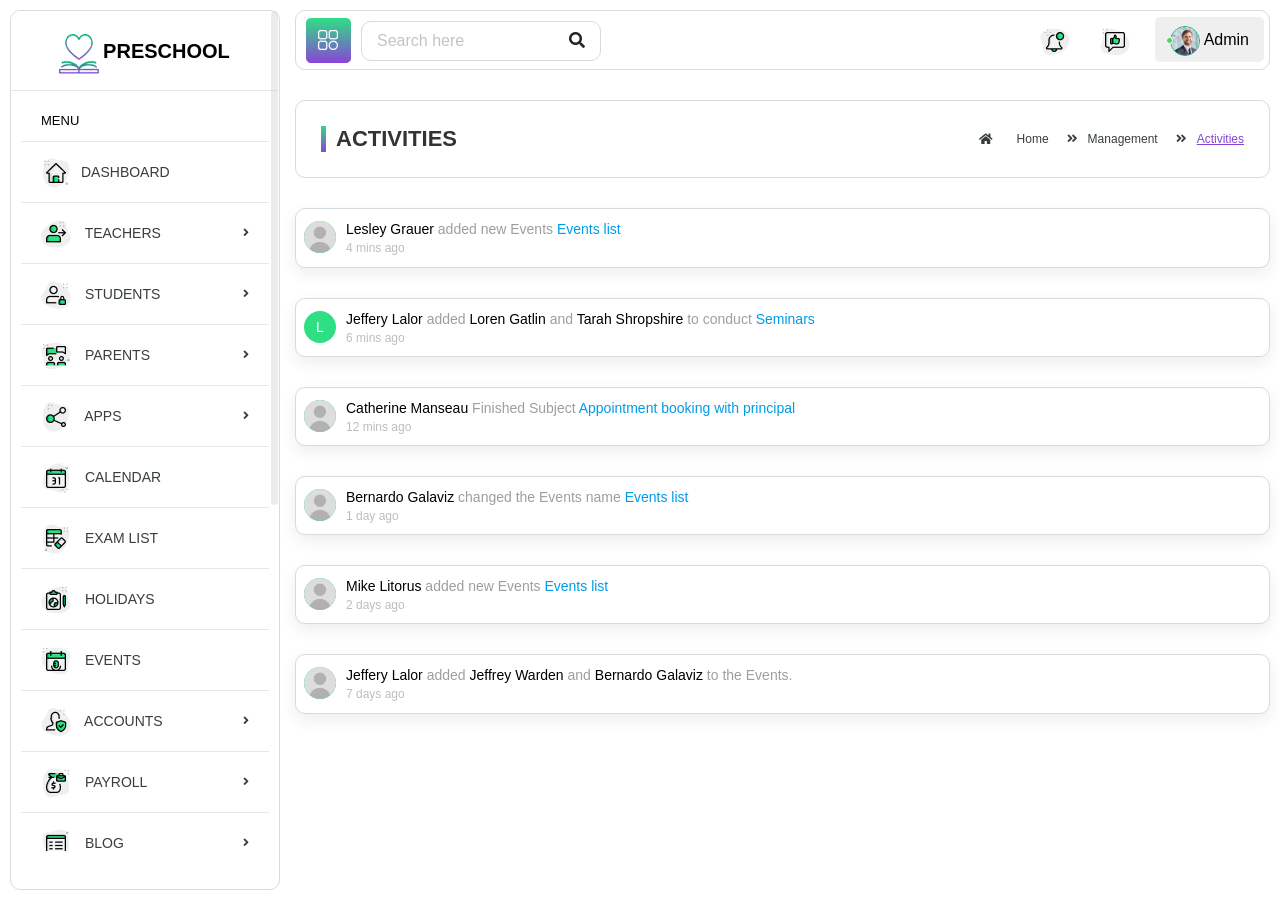
<file: school-bootsrap-admin-template-main/activities.html>
﻿<!DOCTYPE html>
<html lang="en">
<head>
<meta charset="utf-8">
<title>Preschool - Bootstrap Admin Template</title>
<meta name="viewport" content="width=device-width, initial-scale=1.0, user-scalable=0">

<link rel="shortcut icon" type="image/x-icon" href="assets/img/favicon.png">

<link href="../../../../css?family=Roboto:300,400,500,700,900" rel="stylesheet">

<link rel="stylesheet" href="assets/css/bootstrap.min.css">

<link rel="stylesheet" href="assets/plugins/fontawesome/css/all.min.css">
<link rel="stylesheet" href="assets/plugins/fontawesome/css/fontawesome.min.css">

<link rel="stylesheet" href="assets/css/style.css">
<!--[if lt IE 9]>
		<script src="assets/js/html5shiv.min.js"></script>
		<script src="assets/js/respond.min.js"></script>
	<![endif]-->
</head>
<body>

<div class="main-wrapper">

<div class="header-outer">
<div class="header">
<a id="mobile_btn" class="mobile_btn float-left" href="#sidebar"><i class="fas fa-bars" aria-hidden="true"></i></a>
<a id="toggle_btn" class="float-left" href="javascript:void(0);">
<img src="assets/img/sidebar/icon-21.png" alt="">
</a>

<ul class="nav float-left">
<li>
<div class="top-nav-search">
<a href="javascript:void(0);" class="responsive-search">
<i class="fa fa-search"></i>
</a>
<form action="search.html">
<input class="form-control" type="text" placeholder="Search here">
<button class="btn" type="submit"><i class="fa fa-search"></i></button>
</form>
</div>
</li>
<li>
<a href="index.html" class="mobile-logo d-md-block d-lg-none d-block"><img src="assets/img/logo1.png" alt="" width="30" height="30"></a>
</li>
</ul>

<ul class="nav user-menu float-right">
<li class="nav-item dropdown d-none d-sm-block">
<a href="#" class="dropdown-toggle nav-link" data-toggle="dropdown">
<img src="assets/img/sidebar/icon-22.png" alt="">
</a>
<div class="dropdown-menu notifications">
<div class="topnav-dropdown-header">
<span>Notifications</span>
</div>
<div class="drop-scroll">
<ul class="notification-list">
<li class="notification-message">
<a href="activities.html">
<div class="media">
<span class="avatar">
<img alt="John Doe" src="assets/img/user-06.jpg" class="img-fluid rounded-circle">
</span>
<div class="media-body">
<p class="noti-details"><span class="noti-title">John Doe</span> is now following you </p>
<p class="noti-time"><span class="notification-time">4 mins ago</span></p>
</div>
</div>
</a>
</li>
<li class="notification-message">
<a href="activities.html">
<div class="media">
<span class="avatar">T</span>
<div class="media-body">
<p class="noti-details"><span class="noti-title">Tarah Shropshire</span> sent you a message.</p>
<p class="noti-time"><span class="notification-time">6 mins ago</span></p>
</div>
</div>
</a>
</li>
<li class="notification-message">
<a href="activities.html">
<div class="media">
<span class="avatar">L</span>
<div class="media-body">
<p class="noti-details"><span class="noti-title">Misty Tison</span> like your photo.</p>
<p class="noti-time"><span class="notification-time">8 mins ago</span></p>
</div>
</div>
</a>
</li>
<li class="notification-message">
<a href="activities.html">
<div class="media">
<span class="avatar">G</span>
<div class="media-body">
<p class="noti-details"><span class="noti-title">Rolland Webber</span> booking appoinment for meeting.</p>
<p class="noti-time"><span class="notification-time">12 mins ago</span></p>
</div>
</div>
</a>
</li>
<li class="notification-message">
<a href="activities.html">
<div class="media">
<span class="avatar">T</span>
<div class="media-body">
<p class="noti-details"><span class="noti-title">Bernardo Galaviz</span> like your photo.</p>
<p class="noti-time"><span class="notification-time">2 days ago</span></p>
</div>
</div>
</a>
</li>
</ul>
</div>
<div class="topnav-dropdown-footer">
<a href="activities.html">View all Notifications</a>
</div>
</div>
</li>
<li class="nav-item dropdown d-none d-sm-block">
<a href="javascript:void(0);" id="open_msg_box" class="hasnotifications nav-link"><img src="assets/img/sidebar/icon-23.png" alt=""> </a>
</li>
<li class="nav-item dropdown has-arrow">
<a href="#" class=" nav-link user-link" data-toggle="dropdown">
<span class="user-img"><img class="rounded-circle" src="assets/img/user-06.jpg" width="30" alt="Admin">
 <span class="status online"></span></span>
<span>Admin</span>
</a>
<div class="dropdown-menu">
<a class="dropdown-item" href="profile.html">My Profile</a>
<a class="dropdown-item" href="edit-profile.html">Edit Profile</a>
<a class="dropdown-item" href="settings.html">Settings</a>
<a class="dropdown-item" href="login.html">Logout</a>
</div>
</li>
</ul>
<div class="dropdown mobile-user-menu float-right"> 
<a href="#" class="nav-link dropdown-toggle" data-toggle="dropdown" aria-expanded="false"><i class="fas fa-ellipsis-v"></i></a>
<div class="dropdown-menu dropdown-menu-right">
<a class="dropdown-item" href="profile.html">My Profile</a>
<a class="dropdown-item" href="edit-profile.html">Edit Profile</a>
<a class="dropdown-item" href="settings.html">Settings</a>
<a class="dropdown-item" href="login.html">Logout</a>
</div>
</div>
</div>
</div>


<div class="sidebar" id="sidebar">
<div class="sidebar-inner slimscroll">
<div id="sidebar-menu" class="sidebar-menu">
<div class="header-left">
<a href="index.html" class="logo">
<img src="assets/img/logo1.png" width="40" height="40" alt="">
<span class="text-uppercase">Preschool</span>
</a>
</div>
<ul class="sidebar-ul">
<li class="menu-title">Menu</li>
<li>
<a href="index.html"><img src="assets/img/sidebar/icon-1.png" alt="icon"><span>Dashboard</span></a>
</li>
<li class="submenu">
<a href="#"><img src="assets/img/sidebar/icon-2.png" alt="icon"> <span> Teachers</span> <span class="menu-arrow"></span></a>
<ul class="list-unstyled" style="display: none;">
<li><a href="all-teachers.html"><span>All Teachers</span></a></li>
<li><a href="add-teacher.html"><span>Add Teacher</span></a></li>
<li><a href="edit-teacher.html"><span>Edit Teacher</span></a></li>
<li><a href="about-teacher.html"><span>About Teacher</span></a></li>
</ul>
</li>
<li class="submenu">
<a href="#"><img src="assets/img/sidebar/icon-3.png" alt="icon"> <span> Students</span> <span class="menu-arrow"></span></a>
<ul class="list-unstyled" style="display: none;">
<li><a href="all-students.html"><span>All Students</span></a></li>
<li><a href="add-student.html"><span>Add Student</span></a></li>
<li><a href="edit-student.html"><span>Edit Student</span></a></li>
<li><a href="about-student.html"><span>ABout student</span></a></li>
</ul>
</li>
<li class="submenu">
<a href="#"><img src="assets/img/sidebar/icon-4.png" alt="icon"> <span> Parents</span> <span class="menu-arrow"></span></a>
<ul class="list-unstyled" style="display: none;">
<li><a href="all-parents.html"><span>All Parents</span></a></li>
<li><a href="add-parent.html"><span>Add Parent</span></a></li>
<li><a href="edit-parent.html"><span>Edit Parent</span></a></li>
<li><a href="about-parent.html"><span>About Parent</span></a></li>
</ul>
</li>
<li class="submenu">
<a href="javascript:void(0);"><img src="assets/img/sidebar/icon-5.png" alt="icon"> <span>Apps</span> <span class="menu-arrow"></span></a>
<ul style="display: none;">
<li class="submenu">
<a href="javascript:void(0);"><span>Email</span> <span class="menu-arrow"></span></a>
<ul style="display: none;">
<li><a href="compose.html"><span>Compose Mail</span></a></li>
<li>
<a href="inbox.html"> <span> Inbox</span> </a>
</li>
<li><a href="mail-view.html"><span>Mailview</span></a></li>
</ul>
</li>
<li>
<a href="chat.html"> Chat <span class="badge badge-pill bg-primary float-right">5</span></a>
</li>
<li class="submenu">
<a href="#"><span> Calls</span> <span class="menu-arrow"></span></a>
<ul class="list-unstyled" style="display: none;">
<li><a href="voice-call.html"><span>Voice Call</span></a></li>
<li><a href="video-call.html"><span>Video Call</span></a></li>
<li><a href="incoming-call.html"><span>Incoming Call</span></a></li>
</ul>
</li>
<li>
<a href="contacts.html"><span> Contacts</span></a>
</li>
</ul>
</li>
<li>
<a href="calendar.html"><img src="assets/img/sidebar/icon-6.png" alt="icon"> <span>Calendar</span></a>
</li>
<li>
<a href="exam-list.html"><img src="assets/img/sidebar/icon-7.png" alt="icon"> <span>Exam list</span></a>
</li>
<li>
<a href="holidays.html"><img src="assets/img/sidebar/icon-8.png" alt="icon"> <span>Holidays</span></a>
</li>
<li>
<a href="calendar.html"><img src="assets/img/sidebar/icon-9.png" alt="icon"><span> Events</span></a>
</li>
<li class="submenu">
<a href="#"><img src="assets/img/sidebar/icon-10.png" alt="icon"><span> Accounts </span> <span class="menu-arrow"></span></a>
<ul class="list-unstyled" style="display: none;">
<li><a href="invoices.html"><span>Invoices</span></a></li>
<li><a href="payments.html"><span>Payments</span></a></li>
<li><a href="expenses.html"><span>Expenses</span></a></li>
<li><a href="provident-fund.html"><span>Provident Fund</span></a></li>
<li><a href="taxes.html"><span>Taxes</span></a></li>
</ul>
</li>
<li class="submenu">
<a href="#"><img src="assets/img/sidebar/icon-11.png" alt="icon"><span> Payroll </span> <span class="menu-arrow"></span></a>
<ul class="list-unstyled" style="display: none;">
<li><a href="salary.html"><span> Employee Salary </span></a></li>
<li><a href="salary-view.html"><span> Payslip </span></a></li>
</ul>
</li>
<li class="submenu">
<a href="#"><img src="assets/img/sidebar/icon-12.png" alt="icon"> <span> Blog</span> <span class="menu-arrow"></span></a>
<ul class="list-unstyled" style="display: none;">
<li><a href="blog.html"><span>Blog</span></a></li>
<li><a href="blog-details.html"><span>Blog View</span></a></li>
<li><a href="add-blog.html"><span>Add Blog</span></a></li>
<li><a href="edit-blog.html"><span>Edit Blog</span></a></li>
</ul>
</li>
<li class="submenu">
<a href="javascript:void(0);" class="noti-dot"><img src="assets/img/sidebar/icon-13.png" alt="icon"> <span>Management </span> <span class="menu-arrow"></span></a>
<ul style="display: none;">
<li class="submenu">
<a href="#"><span> Employees</span> <span class="menu-arrow"></span></a>
<ul class="list-unstyled" style="display: none;">
<li><a href="all-employees.html"><span>All Employees</span></a></li>
<li><a href="holidays.html"><span>Holidays</span></a></li>
<li><a href="leaves.html"><span>Leave Requests</span> <span class="badge badge-pill bg-primary float-right">1</span></a></li>
<li><a href="attendance.html"><span>Attendance</span></a></li>
<li><a href="departments.html"><span>Departments</span></a></li>
<li><a href="designations.html"><span>Designations</span></a></li>
</ul>
</li>
<li>
<a class="active" href="activities.html"><span>Activities</span></a>
</li>
<li>
<a href="users.html"><span>Users</span></a>
</li>
<li class="submenu">
<a href="#"><span> Reports </span> <span class="menu-arrow"></span></a>
<ul class="list-unstyled" style="display: none;">
<li><a href="expense-reports.html"> <span>Expense Report </span></a></li>
<li><a href="invoice-reports.html"> <span>Invoice Report</span> </a></li>
</ul>
</li>
</ul>
</li>
<li>
<a href="settings.html"><img src="assets/img/sidebar/icon-14.png" alt="icon"> <span>Settings</span></a>
</li>
<li class="menu-title">UI Elements</li>
<li class="submenu">
<a href="#"><img src="assets/img/sidebar/icon-15.png" alt="icon"> <span> Components</span> <span class="menu-arrow"></span></a>
<ul class="list-unstyled" style="display: none;">
<li><a href="uikit.html"><span>UI Kit</span></a></li>
<li><a href="typography.html"><span>Typography</span></a></li>
<li><a href="tabs.html"><span>Tabs</span></a></li>
</ul>
</li>
<li class="submenu">
<a href="#"><img src="assets/img/sidebar/icon-26.png" alt="icon"> <span> Elements</span> <span class="menu-arrow"></span></a>
<ul class="list-unstyled" style="display: none;">
<li><a href="sweetalerts.html">Sweet Alerts</a></li>
<li><a href="tooltip.html">Tooltip</a></li>
<li><a href="popover.html">Popover</a></li>
<li><a href="ribbon.html">Ribbon</a></li>
<li><a href="clipboard.html">Clipboard</a></li>
<li><a href="drag-drop.html">Drag & Drop</a></li>
<li><a href="rangeslider.html">Range Slider</a></li>
<li><a href="rating.html">Rating</a></li>
<li><a href="toastr.html">Toastr</a></li>
<li><a href="text-editor.html">Text Editor</a></li>
<li><a href="counter.html">Counter</a></li>
<li><a href="scrollbar.html">Scrollbar</a></li>
<li><a href="spinner.html">Spinner</a></li>
<li><a href="notification.html">Notification</a></li>
<li><a href="lightbox.html">Lightbox</a></li>
<li><a href="stickynote.html">Sticky Note</a></li>
<li><a href="timeline.html">Timeline</a></li>
<li><a href="horizontal-timeline.html">Horizontal Timeline</a></li>
<li><a href="form-wizard.html">Form Wizard</a></li>
</ul>
</li>
<li class="submenu">
<a href="#"><img src="assets/img/sidebar/icon-27.png" alt="icon"> <span> Chart</span> <span class="menu-arrow"></span></a>
<ul class="list-unstyled" style="display: none;">
<li><a href="chart-apex.html">Apex Charts</a></li>
<li><a href="chart-js.html">Chart Js</a></li>
<li><a href="chart-morris.html">Morris Charts</a></li>
<li><a href="chart-flot.html">Flot Charts</a></li>
<li><a href="chart-peity.html">Peity Charts</a></li>
<li><a href="chart-c3.html">C3 Charts</a></li>
</ul>
</li>
<li class="submenu">
<a href="#"><img src="assets/img/sidebar/icon-28.png" alt="icon"> <span>Icons</span> <span class="menu-arrow"></span></a>
<ul class="list-unstyled" style="display: none;">
<li><a href="icon-fontawesome.html">Fontawesome Icons</a></li>
<li><a href="icon-feather.html">Feather Icons</a></li>
<li><a href="icon-ionic.html">Ionic Icons</a></li>
<li><a href="icon-material.html">Material Icons</a></li>
<li><a href="icon-pe7.html">Pe7 Icons</a></li>
<li><a href="icon-simpleline.html">Simpleline Icons</a></li>
<li><a href="icon-themify.html">Themify Icons</a></li>
<li><a href="icon-weather.html">Weather Icons</a></li>
<li><a href="icon-typicon.html">Typicon Icons</a></li>
<li><a href="icon-flag.html">Flag Icons</a></li>
</ul>
</li>
<li class="submenu">
<a href="#"><img src="assets/img/sidebar/icon-17.png" alt="icon"> <span> Forms</span> <span class="menu-arrow"></span></a>
<ul class="list-unstyled" style="display: none;">
<li><a href="basic-inputs.html"><span>Basic Input</span></a></li>
<li><a href="form-basic-inputs.html"><span>Basic Inputs</span></a></li>
<li><a href="form-input-groups.html"><span>Input Groups</span></a></li>
<li><a href="form-horizontal.html"><span>Horizontal Form</span></a></li>
<li><a href="form-vertical.html"><span>Vertical Form</span></a></li>
<li><a href="form-validation.html"> Form Validation </a></li>
<li><a href="form-select2.html">Form Select2 </a></li>
<li><a href="form-fileupload.html">File Upload </a></li>
</ul>
</li>
<li class="submenu">
<a href="#"><img src="assets/img/sidebar/icon-18.png" alt="icon"> <span> Tables</span> <span class="menu-arrow"></span></a>
<ul class="list-unstyled" style="display: none;">
<li><a href="tables-basic.html"><span>Basic Tables</span></a></li>
<li><a href="tables-datatables.html"><span>Data Table</span></a></li>
</ul>
</li>
<li class="menu-title"><span>Extras</span></li>
<li class="submenu">
<a href="#"><img src="assets/img/sidebar/icon-19.png" alt="icon"> <span>Pages</span> <span class="menu-arrow"></span></a>
<ul class="list-unstyled" style="display: none;">
<li><a href="login.html"> <span>Login </span></a></li>
<li><a href="register.html"><span> Register </span></a></li>
<li><a href="forgot-password.html"> <span>Forgot Password</span> </a></li>
<li><a href="change-password2.html"> <span>Change Password</span> </a></li>
<li><a href="lock-screen.html"> <span>Lock Screen </span></a></li>
<li><a href="profile.html"> <span>Profile</span> </a></li>
<li><a href="gallery.html"> <span>Gallery </span></a></li>
<li><a href="error-404.html"><span>404 Error </span></a></li>
<li><a href="error-500.html"><span>500 Error </span></a></li>
<li><a href="blank-page.html"><span> Blank Page</span> </a></li>
</ul>
</li>
<li class="submenu">
<a href="javascript:void(0);"><img src="assets/img/sidebar/icon-20.png" alt="icon"> <span>Multi Level</span> <span class="menu-arrow"></span></a>
<ul style="display: none;">
<li class="submenu">
<a href="javascript:void(0);"><span>Level 1</span> <span class="menu-arrow"></span></a>
<ul style="display: none;">
<li><a href="javascript:void(0);"><span>Level 2</span></a></li>
<li class="submenu">
<a href="javascript:void(0);"> <span> Level 2</span> <span class="menu-arrow"></span></a>
<ul class="list-unstyled" style="display: none;">
<li><a href="javascript:void(0);">Level 3</a></li>
<li><a href="javascript:void(0);">Level 3</a></li>
</ul>
</li>
<li><a href="javascript:void(0);"><span>Level 2</span></a></li>
</ul>
</li>
<li>
<a href="javascript:void(0);"><span>Level 1</span></a>
</li>
</ul>
</li>
</ul>
</div>
</div>
</div>


<div class="page-wrapper">
<div class="content container-fluid">
<div class="page-header">
<div class="row">
<div class="col-lg-6 col-md-6 col-sm-6 col-12">
<h5 class="text-uppercase mb-0 mt-0 page-title">activities</h5>
</div>
<div class="col-lg-6 col-md-6 col-sm-6 col-12">
<ul class="breadcrumb float-right p-0 mb-0">
<li class="breadcrumb-item"><a href="index.html"><i class="fas fa-home"></i> Home</a></li>
<li class="breadcrumb-item"><a href="index.html">Management</a></li>
<li class="breadcrumb-item"><span>Activities</span></li>
</ul>
</div>
</div>
</div>
<div class="row">
<div class="col-md-12">
<div class="activity">
<div class="activity-box">
<ul class="activity-list">
<li>
<div class="activity-user">
<a href="profile.html" title="Lesley Grauer" data-toggle="tooltip" class="avatar">
<img alt="Lesley Grauer" src="assets/img/user.jpg" class="img-fluid rounded-circle">
</a>
</div>
<div class="activity-content">
<div class="timeline-content">
<a href="profile.html" class="name">Lesley Grauer</a> added new Events <a href="#"> Events list</a>
<span class="time"> 4 mins ago</span>
</div>
</div>
</li>
<li>
<div class="activity-user">
<a href="profile.html" class="avatar" title="Jeffery Lalor" data-toggle="tooltip">L</a>
</div>
<div class="activity-content">
<div class="timeline-content">
<a href="profile.html" class="name">Jeffery Lalor</a> added <a href="profile.html" class="name"> Loren Gatlin</a> and <a href="profile.html" class="name"> Tarah Shropshire</a> to conduct <a href="#"> Seminars</a>
<span class="time">6 mins ago</span>
</div>
</div>
</li>
<li>
<div class="activity-user">
<a href="profile.html" title="Catherine Manseau" data-toggle="tooltip" class="avatar">
<img alt="Catherine Manseau" src="assets/img/user.jpg" class="img-fluid rounded-circle">
</a>
</div>
<div class="activity-content">
<div class="timeline-content">
<a href="profile.html" class="name">Catherine Manseau</a> Finished Subject<a href="#"> Appointment booking with principal</a>
<span class="time">12 mins ago</span>
</div>
</div>
</li>
<li>
<div class="activity-user">
<a href="#" title="Bernardo Galaviz" data-toggle="tooltip" class="avatar">
<img alt="Bernardo Galaviz" src="assets/img/user.jpg" class="img-fluid rounded-circle">
</a>
</div>
<div class="activity-content">
<div class="timeline-content">
<a href="profile.html" class="name">Bernardo Galaviz</a> changed the Events name <a href="#"> Events list</a>
<span class="time">1 day ago</span>
</div>
</div>
</li>
<li>
<div class="activity-user">
<a href="profile.html" title="Mike Litorus" data-toggle="tooltip" class="avatar">
<img alt="Mike Litorus" src="assets/img/user.jpg" class="img-fluid rounded-circle">
</a>
</div>
<div class="activity-content">
<div class="timeline-content">
<a href="profile.html" class="name">Mike Litorus</a> added new Events<a href="#"> Events list</a>
<span class="time">2 days ago</span>
</div>
</div>
</li>
<li>
<div class="activity-user">
<a href="profile.html" title="Jeffery Lalor" data-toggle="tooltip" class="avatar">
<img alt="Jeffery Lalor" src="assets/img/user.jpg" class="img-fluid rounded-circle">
</a>
</div>
<div class="activity-content">
<div class="timeline-content">
<a href="profile.html" class="name">Jeffery Lalor</a> added <a href="profile.html" class="name"> Jeffrey Warden</a> and <a href="profile.html" class="name"> Bernardo Galaviz</a> to the Events.
<span class="time">7 days ago</span>
</div>
</div>
</li>
</ul>
</div>
</div>
</div>
</div>
</div>
<div class="notification-box">
<div class="msg-sidebar notifications msg-noti">
<div class="topnav-dropdown-header">
<span>Messages</span>
</div>
<div class="drop-scroll msg-list-scroll">
<ul class="list-box">
<li>
<a href="chat.html">
<div class="list-item">
<div class="list-left">
<span class="avatar">R</span>
</div>
<div class="list-body">
<span class="message-author">Richard Miles </span>
<span class="message-time">12:28 AM</span>
<div class="clearfix"></div>
<span class="message-content">Lorem ipsum dolor sit amet, consectetur adipiscing</span>
</div>
 </div>
</a>
</li>
<li>
<a href="chat.html">
<div class="list-item new-message">
<div class="list-left">
<span class="avatar">J</span>
</div>
<div class="list-body">
<span class="message-author">Ruth C. Gault</span>
<span class="message-time">1 Aug</span>
<div class="clearfix"></div>
<span class="message-content">Lorem ipsum dolor sit amet, consectetur adipiscing</span>
</div>
</div>
</a>
</li>
<li>
<a href="chat.html">
<div class="list-item">
<div class="list-left">
<span class="avatar">T</span>
</div>
<div class="list-body">
<span class="message-author"> Tarah Shropshire </span>
<span class="message-time">12:28 AM</span>
<div class="clearfix"></div>
<span class="message-content">Lorem ipsum dolor sit amet, consectetur adipiscing</span>
</div>
</div>
</a>
</li>
<li>
<a href="chat.html">
<div class="list-item">
<div class="list-left">
<span class="avatar">M</span>
</div>
<div class="list-body">
<span class="message-author">Mike Litorus</span>
<span class="message-time">12:28 AM</span>
<div class="clearfix"></div>
<span class="message-content">Lorem ipsum dolor sit amet, consectetur adipiscing</span>
</div>
</div>
</a>
</li>
<li>
<a href="chat.html">
<div class="list-item">
<div class="list-left">
<span class="avatar">C</span>
</div>
<div class="list-body">
<span class="message-author"> Catherine Manseau </span>
<span class="message-time">12:28 AM</span>
<div class="clearfix"></div>
<span class="message-content">Lorem ipsum dolor sit amet, consectetur adipiscing</span>
</div>
</div>
</a>
</li>
<li>
<a href="chat.html">
<div class="list-item">
<div class="list-left">
<span class="avatar">D</span>
</div>
<div class="list-body">
<span class="message-author"> Domenic Houston </span>
<span class="message-time">12:28 AM</span>
<div class="clearfix"></div>
<span class="message-content">Lorem ipsum dolor sit amet, consectetur adipiscing</span>
</div>
</div>
</a>
</li>
<li>
<a href="chat.html">
<div class="list-item">
<div class="list-left">
<span class="avatar">B</span>
</div>
<div class="list-body">
<span class="message-author"> Buster Wigton </span>
<span class="message-time">12:28 AM</span>
<div class="clearfix"></div>
<span class="message-content">Lorem ipsum dolor sit amet, consectetur adipiscing</span>
</div>
</div>
</a>
</li>
<li>
<a href="chat.html">
<div class="list-item">
<div class="list-left">
<span class="avatar">R</span>
</div>
<div class="list-body">
<span class="message-author"> Rolland Webber </span>
<span class="message-time">12:28 AM</span>
<div class="clearfix"></div>
<span class="message-content">Lorem ipsum dolor sit amet, consectetur adipiscing</span>
</div>
</div>
</a>
</li>
<li>
<a href="chat.html">
<div class="list-item">
<div class="list-left">
<span class="avatar">C</span>
</div>
<div class="list-body">
<span class="message-author"> Claire Mapes </span>
<span class="message-time">12:28 AM</span>
<div class="clearfix"></div>
<span class="message-content">Lorem ipsum dolor sit amet, consectetur adipiscing</span>
</div>
</div>
</a>
</li>
<li>
<a href="chat.html">
<div class="list-item">
<div class="list-left">
<span class="avatar">M</span>
</div>
<div class="list-body">
<span class="message-author">Melita Faucher</span>
 <span class="message-time">12:28 AM</span>
<div class="clearfix"></div>
<span class="message-content">Lorem ipsum dolor sit amet, consectetur adipiscing</span>
</div>
</div>
</a>
</li>
<li>
<a href="chat.html">
<div class="list-item">
<div class="list-left">
<span class="avatar">J</span>
</div>
<div class="list-body">
<span class="message-author">Jeffery Lalor</span>
<span class="message-time">12:28 AM</span>
<div class="clearfix"></div>
<span class="message-content">Lorem ipsum dolor sit amet, consectetur adipiscing</span>
</div>
</div>
</a>
</li>
<li>
<a href="chat.html">
<div class="list-item">
<div class="list-left">
<span class="avatar">L</span>
</div>
<div class="list-body">
<span class="message-author">Loren Gatlin</span>
<span class="message-time">12:28 AM</span>
<div class="clearfix"></div>
<span class="message-content">Lorem ipsum dolor sit amet, consectetur adipiscing</span>
</div>
</div>
</a>
</li>
<li>
<a href="chat.html">
<div class="list-item">
<div class="list-left">
<span class="avatar">T</span>
</div>
<div class="list-body">
<span class="message-author">Tarah Shropshire</span>
<span class="message-time">12:28 AM</span>
<div class="clearfix"></div>
<span class="message-content">Lorem ipsum dolor sit amet, consectetur adipiscing</span>
</div>
</div>
</a>
</li>
</ul>
</div>
<div class="topnav-dropdown-footer">
<a href="chat.html">See all messages</a>
</div>
</div>
</div>
</div>

</div>

<script src="assets/js/jquery-3.6.0.min.js"></script>

<script src="assets/js/bootstrap.bundle.min.js"></script>

<script src="assets/js/jquery.slimscroll.js"></script>

<script src="assets/js/app.js"></script>
</body>
</html>
</file>
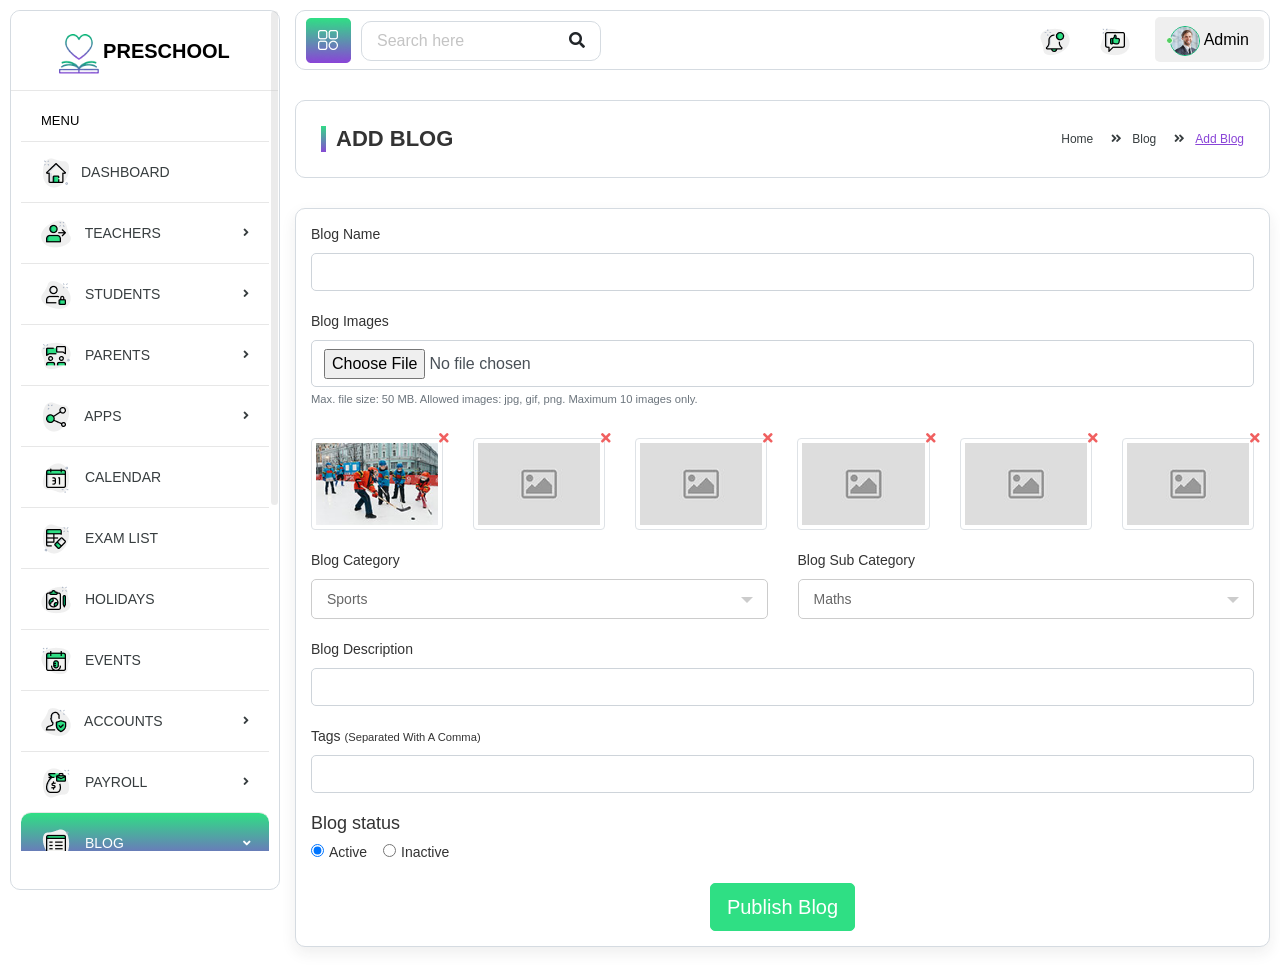
<file: school-bootsrap-admin-template-main/add-blog.html>
﻿<!DOCTYPE html>
<html lang="en">
<head>
<meta charset="utf-8">
<title>Preschool - Bootstrap Admin Template</title>
<meta name="viewport" content="width=device-width, initial-scale=1.0, user-scalable=0">

<link rel="shortcut icon" type="image/x-icon" href="assets/img/favicon.png">

<link href="../../../../css?family=Roboto:300,400,500,700,900" rel="stylesheet">

<link rel="stylesheet" href="assets/css/bootstrap.min.css">

<link rel="stylesheet" href="assets/plugins/fontawesome/css/all.min.css">
<link rel="stylesheet" href="assets/plugins/fontawesome/css/fontawesome.min.css">

<link rel="stylesheet" href="assets/css/select2.min.css">

<link rel="stylesheet" href="assets/css/style.css">
<!--[if lt IE 9]>
		<script src="assets/js/html5shiv.min.js"></script>
		<script src="assets/js/respond.min.js"></script>
	<![endif]-->
</head>
<body>

<div class="main-wrapper">

<div class="header-outer">
<div class="header">
<a id="mobile_btn" class="mobile_btn float-left" href="#sidebar"><i class="fas fa-bars" aria-hidden="true"></i></a>
<a id="toggle_btn" class="float-left" href="javascript:void(0);">
<img src="assets/img/sidebar/icon-21.png" alt="">
</a>

<ul class="nav float-left">
<li>
<div class="top-nav-search">
<a href="javascript:void(0);" class="responsive-search">
<i class="fa fa-search"></i>
</a>
<form action="search.html">
<input class="form-control" type="text" placeholder="Search here">
<button class="btn" type="submit"><i class="fa fa-search"></i></button>
</form>
</div>
</li>
<li>
<a href="index.html" class="mobile-logo d-md-block d-lg-none d-block"><img src="assets/img/logo1.png" alt="" width="30" height="30"></a>
</li>
</ul>

<ul class="nav user-menu float-right">
<li class="nav-item dropdown d-none d-sm-block">
<a href="#" class="dropdown-toggle nav-link" data-toggle="dropdown">
<img src="assets/img/sidebar/icon-22.png" alt="">
</a>
<div class="dropdown-menu notifications">
<div class="topnav-dropdown-header">
<span>Notifications</span>
</div>
<div class="drop-scroll">
<ul class="notification-list">
<li class="notification-message">
<a href="activities.html">
<div class="media">
<span class="avatar">
<img alt="John Doe" src="assets/img/user-06.jpg" class="img-fluid rounded-circle">
</span>
<div class="media-body">
<p class="noti-details"><span class="noti-title">John Doe</span> is now following you </p>
<p class="noti-time"><span class="notification-time">4 mins ago</span></p>
</div>
</div>
</a>
</li>
<li class="notification-message">
<a href="activities.html">
<div class="media">
<span class="avatar">T</span>
<div class="media-body">
<p class="noti-details"><span class="noti-title">Tarah Shropshire</span> sent you a message.</p>
<p class="noti-time"><span class="notification-time">6 mins ago</span></p>
</div>
</div>
</a>
</li>
<li class="notification-message">
<a href="activities.html">
<div class="media">
<span class="avatar">L</span>
<div class="media-body">
<p class="noti-details"><span class="noti-title">Misty Tison</span> like your photo.</p>
<p class="noti-time"><span class="notification-time">8 mins ago</span></p>
</div>
</div>
</a>
</li>
<li class="notification-message">
<a href="activities.html">
<div class="media">
<span class="avatar">G</span>
<div class="media-body">
<p class="noti-details"><span class="noti-title">Rolland Webber</span> booking appoinment for meeting.</p>
<p class="noti-time"><span class="notification-time">12 mins ago</span></p>
</div>
</div>
</a>
</li>
<li class="notification-message">
<a href="activities.html">
<div class="media">
<span class="avatar">T</span>
<div class="media-body">
<p class="noti-details"><span class="noti-title">Bernardo Galaviz</span> like your photo.</p>
<p class="noti-time"><span class="notification-time">2 days ago</span></p>
</div>
</div>
</a>
</li>
</ul>
</div>
<div class="topnav-dropdown-footer">
<a href="activities.html">View all Notifications</a>
</div>
</div>
</li>
<li class="nav-item dropdown d-none d-sm-block">
<a href="javascript:void(0);" id="open_msg_box" class="hasnotifications nav-link"><img src="assets/img/sidebar/icon-23.png" alt=""> </a>
</li>
<li class="nav-item dropdown has-arrow">
<a href="#" class=" nav-link user-link" data-toggle="dropdown">
<span class="user-img"><img class="rounded-circle" src="assets/img/user-06.jpg" width="30" alt="Admin">
<span class="status online"></span></span>
<span>Admin</span>
</a>
<div class="dropdown-menu">
<a class="dropdown-item" href="profile.html">My Profile</a>
<a class="dropdown-item" href="edit-profile.html">Edit Profile</a>
<a class="dropdown-item" href="settings.html">Settings</a>
<a class="dropdown-item" href="login.html">Logout</a>
</div>
</li>
</ul>
<div class="dropdown mobile-user-menu float-right"> 
<a href="#" class="nav-link dropdown-toggle" data-toggle="dropdown" aria-expanded="false"><i class="fas fa-ellipsis-v"></i></a>
<div class="dropdown-menu dropdown-menu-right">
<a class="dropdown-item" href="profile.html">My Profile</a>
<a class="dropdown-item" href="edit-profile.html">Edit Profile</a>
<a class="dropdown-item" href="settings.html">Settings</a>
<a class="dropdown-item" href="login.html">Logout</a>
</div>
</div>
</div>
</div>


<div class="sidebar" id="sidebar">
<div class="sidebar-inner slimscroll">
<div id="sidebar-menu" class="sidebar-menu">
<div class="header-left">
<a href="index.html" class="logo">
<img src="assets/img/logo1.png" width="40" height="40" alt="">
<span class="text-uppercase">Preschool</span>
</a>
</div>
<ul class="sidebar-ul">
<li class="menu-title">Menu</li>
<li>
<a href="index.html"><img src="assets/img/sidebar/icon-1.png" alt="icon"><span>Dashboard</span></a>
</li>
<li class="submenu">
<a href="#"><img src="assets/img/sidebar/icon-2.png" alt="icon"> <span> Teachers</span> <span class="menu-arrow"></span></a>
<ul class="list-unstyled" style="display: none;">
<li><a href="all-teachers.html"><span>All Teachers</span></a></li>
<li><a href="add-teacher.html"><span>Add Teacher</span></a></li>
<li><a href="edit-teacher.html"><span>Edit Teacher</span></a></li>
<li><a href="about-teacher.html"><span>About Teacher</span></a></li>
</ul>
</li>
<li class="submenu">
<a href="#"><img src="assets/img/sidebar/icon-3.png" alt="icon"> <span> Students</span> <span class="menu-arrow"></span></a>
<ul class="list-unstyled" style="display: none;">
<li><a href="all-students.html"><span>All Students</span></a></li>
<li><a href="add-student.html"><span>Add Student</span></a></li>
<li><a href="edit-student.html"><span>Edit Student</span></a></li>
<li><a href="about-student.html"><span>ABout student</span></a></li>
</ul>
</li>
<li class="submenu">
<a href="#"><img src="assets/img/sidebar/icon-4.png" alt="icon"> <span> Parents</span> <span class="menu-arrow"></span></a>
<ul class="list-unstyled" style="display: none;">
<li><a href="all-parents.html"><span>All Parents</span></a></li>
<li><a href="add-parent.html"><span>Add Parent</span></a></li>
<li><a href="edit-parent.html"><span>Edit Parent</span></a></li>
<li><a href="about-parent.html"><span>About Parent</span></a></li>
</ul>
</li>
<li class="submenu">
<a href="javascript:void(0);"><img src="assets/img/sidebar/icon-5.png" alt="icon"> <span>Apps</span> <span class="menu-arrow"></span></a>
<ul style="display: none;">
<li class="submenu">
<a href="javascript:void(0);"><span>Email</span> <span class="menu-arrow"></span></a>
<ul style="display: none;">
<li><a href="compose.html"><span>Compose Mail</span></a></li>
<li>
<a href="inbox.html"> <span> Inbox</span> </a>
</li>
<li><a href="mail-view.html"><span>Mailview</span></a></li>
</ul>
</li>
<li>
<a href="chat.html"> Chat <span class="badge badge-pill bg-primary float-right">5</span></a>
</li>
<li class="submenu">
<a href="#"><span> Calls</span> <span class="menu-arrow"></span></a>
<ul class="list-unstyled" style="display: none;">
<li><a href="voice-call.html"><span>Voice Call</span></a></li>
<li><a href="video-call.html"><span>Video Call</span></a></li>
<li><a href="incoming-call.html"><span>Incoming Call</span></a></li>
</ul>
</li>
<li>
<a href="contacts.html"><span> Contacts</span></a>
</li>
</ul>
</li>
<li>
<a href="calendar.html"><img src="assets/img/sidebar/icon-6.png" alt="icon"> <span>Calendar</span></a>
</li>
<li>
<a href="exam-list.html"><img src="assets/img/sidebar/icon-7.png" alt="icon"> <span>Exam list</span></a>
</li>
<li>
<a href="holidays.html"><img src="assets/img/sidebar/icon-8.png" alt="icon"> <span>Holidays</span></a>
</li>
<li>
<a href="calendar.html"><img src="assets/img/sidebar/icon-9.png" alt="icon"><span> Events</span></a>
</li>
<li class="submenu">
<a href="#"><img src="assets/img/sidebar/icon-10.png" alt="icon"><span> Accounts </span> <span class="menu-arrow"></span></a>
<ul class="list-unstyled" style="display: none;">
<li><a href="invoices.html"><span>Invoices</span></a></li>
<li><a href="payments.html"><span>Payments</span></a></li>
<li><a href="expenses.html"><span>Expenses</span></a></li>
<li><a href="provident-fund.html"><span>Provident Fund</span></a></li>
<li><a href="taxes.html"><span>Taxes</span></a></li>
</ul>
</li>
<li class="submenu">
<a href="#"><img src="assets/img/sidebar/icon-11.png" alt="icon"><span> Payroll </span> <span class="menu-arrow"></span></a>
<ul class="list-unstyled" style="display: none;">
<li><a href="salary.html"><span> Employee Salary </span></a></li>
<li><a href="salary-view.html"><span> Payslip </span></a></li>
</ul>
</li>
<li class="submenu">
<a href="#"><img src="assets/img/sidebar/icon-12.png" alt="icon"> <span> Blog</span> <span class="menu-arrow"></span></a>
<ul class="list-unstyled" style="display: none;">
<li><a href="blog.html"><span>Blog</span></a></li>
<li><a href="blog-details.html"><span>Blog View</span></a></li>
<li><a class="active" href="add-blog.html"><span>Add Blog</span></a></li>
<li><a href="edit-blog.html"><span>Edit Blog</span></a></li>
</ul>
</li>
<li class="submenu">
<a href="javascript:void(0);" class="noti-dot"><img src="assets/img/sidebar/icon-13.png" alt="icon"> <span>Management </span> <span class="menu-arrow"></span></a>
<ul style="display: none;">
<li class="submenu">
<a href="#"><span> Employees</span> <span class="menu-arrow"></span></a>
<ul class="list-unstyled" style="display: none;">
<li><a href="all-employees.html"><span>All Employees</span></a></li>
<li><a href="holidays.html"><span>Holidays</span></a></li>
<li><a href="leaves.html"><span>Leave Requests</span> <span class="badge badge-pill bg-primary float-right">1</span></a></li>
<li><a href="attendance.html"><span>Attendance</span></a></li>
<li><a href="departments.html"><span>Departments</span></a></li>
<li><a href="designations.html"><span>Designations</span></a></li>
</ul>
</li>
<li>
<a href="activities.html"><span>Activities</span></a>
</li>
<li>
<a href="users.html"><span>Users</span></a>
</li>
<li class="submenu">
<a href="#"><span> Reports </span> <span class="menu-arrow"></span></a>
<ul class="list-unstyled" style="display: none;">
<li><a href="expense-reports.html"> <span>Expense Report </span></a></li>
<li><a href="invoice-reports.html"> <span>Invoice Report</span> </a></li>
</ul>
</li>
</ul>
</li>
<li>
<a href="settings.html"><img src="assets/img/sidebar/icon-14.png" alt="icon"> <span>Settings</span></a>
</li>
<li class="menu-title">UI Elements</li>
<li class="submenu">
<a href="#"><img src="assets/img/sidebar/icon-15.png" alt="icon"> <span> Components</span> <span class="menu-arrow"></span></a>
<ul class="list-unstyled" style="display: none;">
<li><a href="uikit.html"><span>UI Kit</span></a></li>
<li><a href="typography.html"><span>Typography</span></a></li>
<li><a href="tabs.html"><span>Tabs</span></a></li>
</ul>
</li>
<li class="submenu">
<a href="#"><img src="assets/img/sidebar/icon-26.png" alt="icon"> <span> Elements</span> <span class="menu-arrow"></span></a>
<ul class="list-unstyled" style="display: none;">
<li><a href="sweetalerts.html">Sweet Alerts</a></li>
<li><a href="tooltip.html">Tooltip</a></li>
<li><a href="popover.html">Popover</a></li>
<li><a href="ribbon.html">Ribbon</a></li>
<li><a href="clipboard.html">Clipboard</a></li>
<li><a href="drag-drop.html">Drag & Drop</a></li>
<li><a href="rangeslider.html">Range Slider</a></li>
<li><a href="rating.html">Rating</a></li>
<li><a href="toastr.html">Toastr</a></li>
<li><a href="text-editor.html">Text Editor</a></li>
<li><a href="counter.html">Counter</a></li>
<li><a href="scrollbar.html">Scrollbar</a></li>
<li><a href="spinner.html">Spinner</a></li>
<li><a href="notification.html">Notification</a></li>
<li><a href="lightbox.html">Lightbox</a></li>
<li><a href="stickynote.html">Sticky Note</a></li>
<li><a href="timeline.html">Timeline</a></li>
<li><a href="horizontal-timeline.html">Horizontal Timeline</a></li>
<li><a href="form-wizard.html">Form Wizard</a></li>
</ul>
</li>
<li class="submenu">
<a href="#"><img src="assets/img/sidebar/icon-27.png" alt="icon"> <span> Chart</span> <span class="menu-arrow"></span></a>
<ul class="list-unstyled" style="display: none;">
<li><a href="chart-apex.html">Apex Charts</a></li>
<li><a href="chart-js.html">Chart Js</a></li>
<li><a href="chart-morris.html">Morris Charts</a></li>
<li><a href="chart-flot.html">Flot Charts</a></li>
<li><a href="chart-peity.html">Peity Charts</a></li>
<li><a href="chart-c3.html">C3 Charts</a></li>
</ul>
</li>
<li class="submenu">
<a href="#"><img src="assets/img/sidebar/icon-28.png" alt="icon"> <span>Icons</span> <span class="menu-arrow"></span></a>
<ul class="list-unstyled" style="display: none;">
<li><a href="icon-fontawesome.html">Fontawesome Icons</a></li>
<li><a href="icon-feather.html">Feather Icons</a></li>
<li><a href="icon-ionic.html">Ionic Icons</a></li>
<li><a href="icon-material.html">Material Icons</a></li>
<li><a href="icon-pe7.html">Pe7 Icons</a></li>
<li><a href="icon-simpleline.html">Simpleline Icons</a></li>
<li><a href="icon-themify.html">Themify Icons</a></li>
<li><a href="icon-weather.html">Weather Icons</a></li>
<li><a href="icon-typicon.html">Typicon Icons</a></li>
<li><a href="icon-flag.html">Flag Icons</a></li>
</ul>
</li>
<li class="submenu">
<a href="#"><img src="assets/img/sidebar/icon-17.png" alt="icon"> <span> Forms</span> <span class="menu-arrow"></span></a>
<ul class="list-unstyled" style="display: none;">
<li><a href="basic-inputs.html"><span>Basic Input</span></a></li>
<li><a href="form-basic-inputs.html"><span>Basic Inputs</span></a></li>
<li><a href="form-input-groups.html"><span>Input Groups</span></a></li>
<li><a href="form-horizontal.html"><span>Horizontal Form</span></a></li>
<li><a href="form-vertical.html"><span>Vertical Form</span></a></li>
<li><a href="form-validation.html"> Form Validation </a></li>
<li><a href="form-select2.html">Form Select2 </a></li>
<li><a href="form-fileupload.html">File Upload </a></li>
</ul>
</li>
<li class="submenu">
<a href="#"><img src="assets/img/sidebar/icon-18.png" alt="icon"> <span> Tables</span> <span class="menu-arrow"></span></a>
<ul class="list-unstyled" style="display: none;">
<li><a href="tables-basic.html"><span>Basic Tables</span></a></li>
<li><a href="tables-datatables.html"><span>Data Table</span></a></li>
</ul>
</li>
<li class="menu-title"><span>Extras</span></li>
<li class="submenu">
<a href="#"><img src="assets/img/sidebar/icon-19.png" alt="icon"> <span>Pages</span> <span class="menu-arrow"></span></a>
<ul class="list-unstyled" style="display: none;">
<li><a href="login.html"> <span>Login </span></a></li>
<li><a href="register.html"><span> Register </span></a></li>
<li><a href="forgot-password.html"> <span>Forgot Password</span> </a></li>
<li><a href="change-password2.html"> <span>Change Password</span> </a></li>
<li><a href="lock-screen.html"> <span>Lock Screen </span></a></li>
<li><a href="profile.html"> <span>Profile</span> </a></li>
<li><a href="gallery.html"> <span>Gallery </span></a></li>
<li><a href="error-404.html"><span>404 Error </span></a></li>
<li><a href="error-500.html"><span>500 Error </span></a></li>
<li><a href="blank-page.html"><span> Blank Page</span> </a></li>
</ul>
</li>
<li class="submenu">
<a href="javascript:void(0);"><img src="assets/img/sidebar/icon-20.png" alt="icon"> <span>Multi Level</span> <span class="menu-arrow"></span></a>
<ul style="display: none;">
<li class="submenu">
<a href="javascript:void(0);"><span>Level 1</span> <span class="menu-arrow"></span></a>
<ul style="display: none;">
<li><a href="javascript:void(0);"><span>Level 2</span></a></li>
<li class="submenu">
<a href="javascript:void(0);"> <span> Level 2</span> <span class="menu-arrow"></span></a>
<ul class="list-unstyled" style="display: none;">
<li><a href="javascript:void(0);">Level 3</a></li>
<li><a href="javascript:void(0);">Level 3</a></li>
</ul>
</li>
<li><a href="javascript:void(0);"><span>Level 2</span></a></li>
</ul>
</li>
<li>
<a href="javascript:void(0);"><span>Level 1</span></a>
</li>
</ul>
</li>
</ul>
</div>
</div>
</div>


<div class="page-wrapper">
<div class="content container-fluid">
<div class="page-header">
<div class="row">
<div class="col-lg-6 col-md-6 col-sm-6 col-12">
<h5 class="text-uppercase mb-0 mt-0 page-title">add blog</h5>
</div>
<div class="col-lg-6 col-md-6 col-sm-6 col-12">
<ul class="breadcrumb float-right p-0 mb-0">
<li class="breadcrumb-item"><a href="#">Home</a></li>
<li class="breadcrumb-item"><a href="#">Blog</a></li>
<li class="breadcrumb-item"><span> Add Blog</span></li>
</ul>
</div>
</div>
</div>
<div class="card">
<div class="card-body">
<div class="row">
<div class="col-md-12">
<form>
<div class="form-group">
<label>Blog Name</label>
<input type="text" class="form-control">
</div>
<div class="form-group">
<label>Blog Images</label>
<input type="file" name="pic" accept="image/*" class="form-control">
<small class="form-text text-muted">Max. file size: 50 MB. Allowed images: jpg, gif, png. Maximum 10 images only.</small>
</div>
<div class="form-group">
<div class="row">
<div class="col-md-3 col-sm-3 col-4 col-lg-3 col-xl-2">
<div class="product-thumbnail">
<img src="assets/img/blog/blog-thumb-01.jpg" class="img-thumbnail img-fluid" alt="">
<span class="product-remove" title="remove"><i class="fas fa-times"></i></span>
</div>
</div>
<div class="col-md-3 col-sm-3 col-4 col-lg-3 col-xl-2">
<div class="product-thumbnail">
<img src="assets/img/placeholder-thumb.jpg" class="img-thumbnail img-fluid" alt="">
<span class="product-remove" title="remove"><i class="fas fa-times"></i></span>
</div>
</div>
<div class="col-md-3 col-sm-3 col-4 col-lg-3 col-xl-2">
<div class="product-thumbnail">
<img src="assets/img/placeholder-thumb.jpg" class="img-thumbnail img-fluid" alt="">
<span class="product-remove" title="remove"><i class="fas fa-times"></i></span>
</div>
</div>
<div class="col-md-3 col-sm-3 col-4 col-lg-3 col-xl-2">
<div class="product-thumbnail">
<img src="assets/img/placeholder-thumb.jpg" class="img-thumbnail img-fluid" alt="">
<span class="product-remove" title="remove"><i class="fas fa-times"></i></span>
</div>
</div>
<div class="col-md-3 col-sm-3 col-4 col-lg-3 col-xl-2">
<div class="product-thumbnail">
<img src="assets/img/placeholder-thumb.jpg" class="img-thumbnail img-fluid" alt="">
<span class="product-remove" title="remove"><i class="fas fa-times"></i></span>
</div>
</div>
<div class="col-md-3 col-sm-3 col-4 col-lg-3 col-xl-2">
<div class="product-thumbnail">
<img src="assets/img/placeholder-thumb.jpg" class="img-thumbnail img-fluid" alt="">
<span class="product-remove" title="remove"><i class="fas fa-times"></i></span>
</div>
</div>
</div>
</div>
<div class="row">
<div class="col-md-6">
<div class="form-group">
<label>Blog Category</label>
<select class="form-control select">
<option>Sports</option>
<option>Library</option>
<option>Management</option>
</select>
</div>
</div>
<div class="col-lg-6 col-md-6">
<div class="form-group">
<label>Blog Sub Category</label>
<select class="form-control select">
<option>Maths </option>
<option>Science</option>
<option>Social Science</option>
 <option>English</option>
<option>Codeignitor</option>
<option>Tamil</option>
<option>H.O.D</option>
</select>
</div>
</div>
</div>
<div class="form-group">
<label>Blog Description</label>
<input type="text" class="form-control">
</div>
<div class="form-group">
<label>Tags <small>(separated with a comma)</small></label>
<input type="text" data-role="tagsinput" class="form-control">
</div>
<div class="row">
<div class="col-lg-12 col-md-12 col-sm-12 col-12">
<h4>Blog status</h4>
<div class="form-check-inline">
<label class="form-check-label" for="radio1">
<input type="radio" class="form-check-input" id="radio1" name="optradio" value="option1" checked="">Active
</label>
</div>
<div class="form-check-inline">
<label class="form-check-label" for="radio2">
<input type="radio" class="form-check-input" id="radio2" name="optradio" value="option2">Inactive
</label>
</div>
</div>
</div>
<div class="m-t-20 text-center">
<button class="btn btn-primary btn-lg">Publish Blog</button>
</div>
</form>
</div>
</div>
</div>
</div>
</div>
<div class="notification-box">
<div class="msg-sidebar notifications msg-noti">
<div class="topnav-dropdown-header">
<span>Messages</span>
</div>
<div class="drop-scroll msg-list-scroll">
<ul class="list-box">
<li>
<a href="chat.html">
<div class="list-item">
<div class="list-left">
<span class="avatar">R</span>
</div>
<div class="list-body">
<span class="message-author">Richard Miles </span>
<span class="message-time">12:28 AM</span>
<div class="clearfix"></div>
<span class="message-content">Lorem ipsum dolor sit amet, consectetur adipiscing</span>
</div>
</div>
</a>
</li>
<li>
<a href="chat.html">
<div class="list-item new-message">
<div class="list-left">
<span class="avatar">J</span>
</div>
<div class="list-body">
<span class="message-author">Ruth C. Gault</span>
<span class="message-time">1 Aug</span>
<div class="clearfix"></div>
<span class="message-content">Lorem ipsum dolor sit amet, consectetur adipiscing</span>
</div>
</div>
</a>
</li>
<li>
<a href="chat.html">
<div class="list-item">
<div class="list-left">
<span class="avatar">T</span>
</div>
<div class="list-body">
 <span class="message-author"> Tarah Shropshire </span>
<span class="message-time">12:28 AM</span>
<div class="clearfix"></div>
<span class="message-content">Lorem ipsum dolor sit amet, consectetur adipiscing</span>
</div>
</div>
</a>
</li>
<li>
<a href="chat.html">
<div class="list-item">
<div class="list-left">
<span class="avatar">M</span>
</div>
<div class="list-body">
<span class="message-author">Mike Litorus</span>
<span class="message-time">12:28 AM</span>
<div class="clearfix"></div>
<span class="message-content">Lorem ipsum dolor sit amet, consectetur adipiscing</span>
</div>
</div>
</a>
</li>
<li>
<a href="chat.html">
<div class="list-item">
<div class="list-left">
<span class="avatar">C</span>
</div>
<div class="list-body">
<span class="message-author"> Catherine Manseau </span>
<span class="message-time">12:28 AM</span>
<div class="clearfix"></div>
<span class="message-content">Lorem ipsum dolor sit amet, consectetur adipiscing</span>
</div>
</div>
</a>
</li>
<li>
<a href="chat.html">
<div class="list-item">
<div class="list-left">
<span class="avatar">D</span>
</div>
<div class="list-body">
<span class="message-author"> Domenic Houston </span>
<span class="message-time">12:28 AM</span>
<div class="clearfix"></div>
<span class="message-content">Lorem ipsum dolor sit amet, consectetur adipiscing</span>
</div>
</div>
</a>
</li>
<li>
<a href="chat.html">
<div class="list-item">
<div class="list-left">
<span class="avatar">B</span>
</div>
<div class="list-body">
<span class="message-author"> Buster Wigton </span>
<span class="message-time">12:28 AM</span>
<div class="clearfix"></div>
<span class="message-content">Lorem ipsum dolor sit amet, consectetur adipiscing</span>
</div>
</div>
</a>
</li>
<li>
<a href="chat.html">
<div class="list-item">
<div class="list-left">
<span class="avatar">R</span>
</div>
<div class="list-body">
<span class="message-author"> Rolland Webber </span>
<span class="message-time">12:28 AM</span>
<div class="clearfix"></div>
<span class="message-content">Lorem ipsum dolor sit amet, consectetur adipiscing</span>
</div>
</div>
</a>
</li>
<li>
<a href="chat.html">
<div class="list-item">
<div class="list-left">
<span class="avatar">C</span>
</div>
<div class="list-body">
<span class="message-author"> Claire Mapes </span>
<span class="message-time">12:28 AM</span>
<div class="clearfix"></div>
<span class="message-content">Lorem ipsum dolor sit amet, consectetur adipiscing</span>
</div>
</div>
</a>
</li>
<li>
<a href="chat.html">
<div class="list-item">
<div class="list-left">
<span class="avatar">M</span>
</div>
<div class="list-body">
<span class="message-author">Melita Faucher</span>
<span class="message-time">12:28 AM</span>
<div class="clearfix"></div>
<span class="message-content">Lorem ipsum dolor sit amet, consectetur adipiscing</span>
</div>
</div>
</a>
</li>
<li>
<a href="chat.html">
<div class="list-item">
<div class="list-left">
<span class="avatar">J</span>
</div>
<div class="list-body">
<span class="message-author">Jeffery Lalor</span>
<span class="message-time">12:28 AM</span>
<div class="clearfix"></div>
<span class="message-content">Lorem ipsum dolor sit amet, consectetur adipiscing</span>
</div>
</div>
</a>
</li>
<li>
<a href="chat.html">
 <div class="list-item">
<div class="list-left">
<span class="avatar">L</span>
</div>
<div class="list-body">
<span class="message-author">Loren Gatlin</span>
<span class="message-time">12:28 AM</span>
<div class="clearfix"></div>
<span class="message-content">Lorem ipsum dolor sit amet, consectetur adipiscing</span>
</div>
</div>
</a>
</li>
<li>
<a href="chat.html">
<div class="list-item">
<div class="list-left">
<span class="avatar">T</span>
</div>
<div class="list-body">
<span class="message-author">Tarah Shropshire</span>
<span class="message-time">12:28 AM</span>
<div class="clearfix"></div>
<span class="message-content">Lorem ipsum dolor sit amet, consectetur adipiscing</span>
</div>
</div>
</a>
</li>
</ul>
</div>
<div class="topnav-dropdown-footer">
<a href="chat.html">See all messages</a>
</div>
</div>
</div>
</div>

</div>

<script src="assets/js/jquery-3.6.0.min.js"></script>

<script src="assets/js/bootstrap.bundle.min.js"></script>

<script src="assets/js/jquery.slimscroll.js"></script>

<script src="assets/js/select2.min.js"></script>
<script src="assets/js/moment.min.js"></script>

<script src="assets/js/app.js"></script>
</body>
</html>
</file>
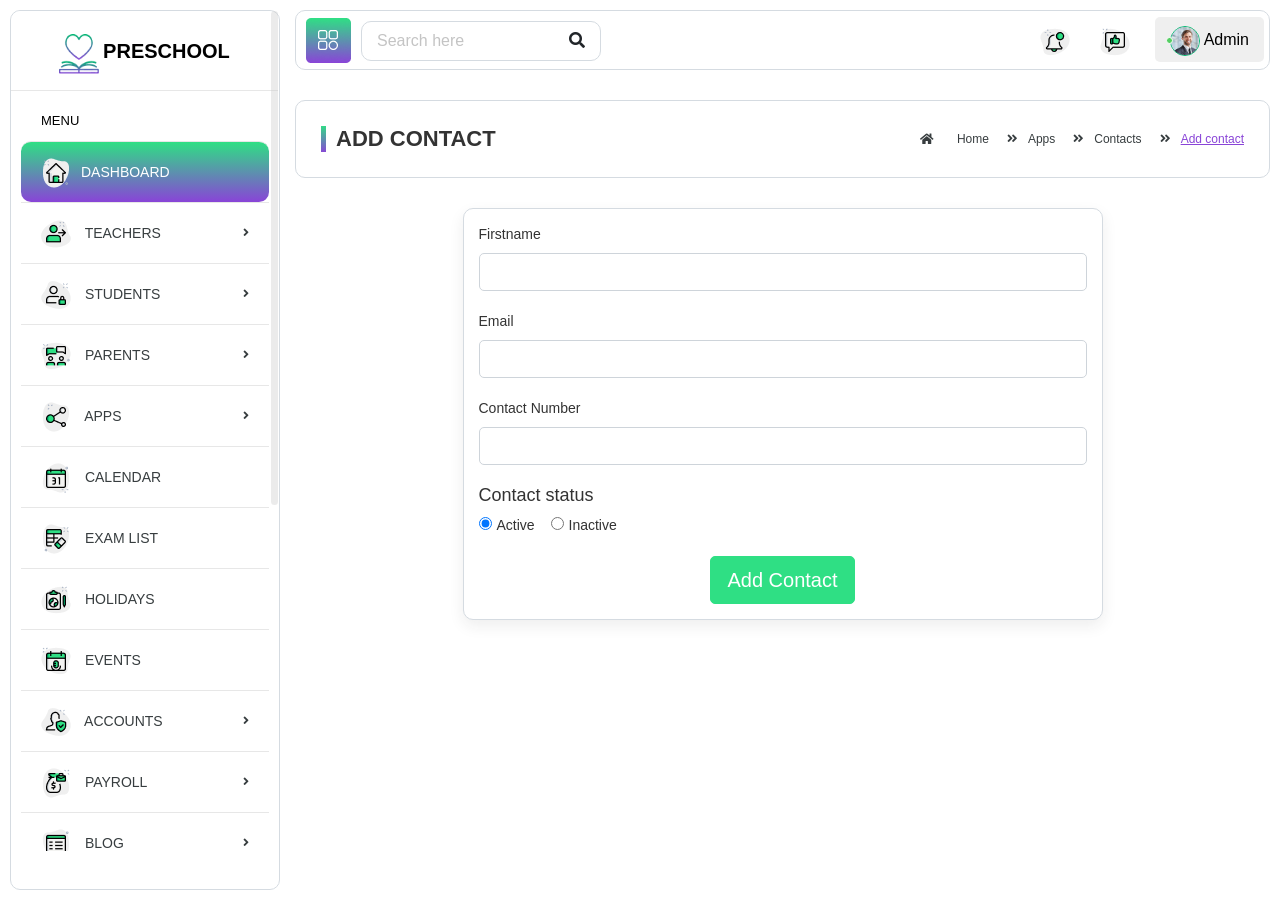
<file: school-bootsrap-admin-template-main/add-contact.html>
﻿<!DOCTYPE html>
<html lang="en">
<head>
<meta charset="utf-8">
<title>Preschool - Bootstrap Admin Template</title>
<meta name="viewport" content="width=device-width, initial-scale=1.0, user-scalable=0">

<link rel="shortcut icon" type="image/x-icon" href="assets/img/favicon.png">

<link href="../../../../css?family=Roboto:300,400,500,700,900" rel="stylesheet">

<link rel="stylesheet" href="assets/css/bootstrap.min.css">

<link rel="stylesheet" href="assets/plugins/fontawesome/css/all.min.css">
<link rel="stylesheet" href="assets/plugins/fontawesome/css/fontawesome.min.css">

<link rel="stylesheet" href="assets/css/style.css">
<!--[if lt IE 9]>
		<script src="assets/js/html5shiv.min.js"></script>
		<script src="assets/js/respond.min.js"></script>
	<![endif]-->
</head>
<body>

<div class="main-wrapper">

<div class="header-outer">
<div class="header">
<a id="mobile_btn" class="mobile_btn float-left" href="#sidebar"><i class="fas fa-bars" aria-hidden="true"></i></a>
<a id="toggle_btn" class="float-left" href="javascript:void(0);">
<img src="assets/img/sidebar/icon-21.png" alt="">
</a>

<ul class="nav float-left">
<li>
<div class="top-nav-search">
<a href="javascript:void(0);" class="responsive-search">
<i class="fa fa-search"></i>
</a>
<form action="search.html">
<input class="form-control" type="text" placeholder="Search here">
<button class="btn" type="submit"><i class="fa fa-search"></i></button>
</form>
</div>
</li>
<li>
<a href="index.html" class="mobile-logo d-md-block d-lg-none d-block"><img src="assets/img/logo1.png" alt="" width="30" height="30"></a>
</li>
</ul>

<ul class="nav user-menu float-right">
<li class="nav-item dropdown d-none d-sm-block">
<a href="#" class="dropdown-toggle nav-link" data-toggle="dropdown">
<img src="assets/img/sidebar/icon-22.png" alt="">
</a>
<div class="dropdown-menu notifications">
<div class="topnav-dropdown-header">
<span>Notifications</span>
</div>
<div class="drop-scroll">
<ul class="notification-list">
<li class="notification-message">
<a href="activities.html">
<div class="media">
<span class="avatar">
<img alt="John Doe" src="assets/img/user-06.jpg" class="img-fluid rounded-circle">
</span>
<div class="media-body">
<p class="noti-details"><span class="noti-title">John Doe</span> is now following you </p>
<p class="noti-time"><span class="notification-time">4 mins ago</span></p>
</div>
</div>
</a>
</li>
<li class="notification-message">
<a href="activities.html">
<div class="media">
<span class="avatar">T</span>
<div class="media-body">
<p class="noti-details"><span class="noti-title">Tarah Shropshire</span> sent you a message.</p>
<p class="noti-time"><span class="notification-time">6 mins ago</span></p>
</div>
</div>
</a>
</li>
<li class="notification-message">
<a href="activities.html">
<div class="media">
<span class="avatar">L</span>
<div class="media-body">
<p class="noti-details"><span class="noti-title">Misty Tison</span> like your photo.</p>
<p class="noti-time"><span class="notification-time">8 mins ago</span></p>
</div>
</div>
</a>
</li>
<li class="notification-message">
<a href="activities.html">
<div class="media">
<span class="avatar">G</span>
<div class="media-body">
<p class="noti-details"><span class="noti-title">Rolland Webber</span> booking appoinment for meeting.</p>
<p class="noti-time"><span class="notification-time">12 mins ago</span></p>
</div>
</div>
</a>
</li>
<li class="notification-message">
<a href="activities.html">
<div class="media">
<span class="avatar">T</span>
<div class="media-body">
<p class="noti-details"><span class="noti-title">Bernardo Galaviz</span> like your photo.</p>
<p class="noti-time"><span class="notification-time">2 days ago</span></p>
</div>
</div>
</a>
</li>
</ul>
</div>
<div class="topnav-dropdown-footer">
<a href="activities.html">View all Notifications</a>
</div>
</div>
</li>
<li class="nav-item dropdown d-none d-sm-block">
<a href="javascript:void(0);" id="open_msg_box" class="hasnotifications nav-link"><img src="assets/img/sidebar/icon-23.png" alt=""> </a>
</li>
<li class="nav-item dropdown has-arrow">
<a href="#" class=" nav-link user-link" data-toggle="dropdown">
<span class="user-img"><img class="rounded-circle" src="assets/img/user-06.jpg" width="30" alt="Admin">
 <span class="status online"></span></span>
<span>Admin</span>
</a>
<div class="dropdown-menu">
<a class="dropdown-item" href="profile.html">My Profile</a>
<a class="dropdown-item" href="edit-profile.html">Edit Profile</a>
<a class="dropdown-item" href="settings.html">Settings</a>
<a class="dropdown-item" href="login.html">Logout</a>
</div>
</li>
</ul>
<div class="dropdown mobile-user-menu float-right"> 
<a href="#" class="nav-link dropdown-toggle" data-toggle="dropdown" aria-expanded="false"><i class="fas fa-ellipsis-v"></i></a>
<div class="dropdown-menu dropdown-menu-right">
<a class="dropdown-item" href="profile.html">My Profile</a>
<a class="dropdown-item" href="edit-profile.html">Edit Profile</a>
<a class="dropdown-item" href="settings.html">Settings</a>
<a class="dropdown-item" href="login.html">Logout</a>
</div>
</div>
</div>
</div>


<div class="sidebar" id="sidebar">
<div class="sidebar-inner slimscroll">
<div id="sidebar-menu" class="sidebar-menu">
<div class="header-left">
<a href="index.html" class="logo">
<img src="assets/img/logo1.png" width="40" height="40" alt="">
<span class="text-uppercase">Preschool</span>
</a>
</div>
<ul class="sidebar-ul">
<li class="menu-title">Menu</li>
<li class="active">
<a href="index.html"><img src="assets/img/sidebar/icon-1.png" alt="icon"><span>Dashboard</span></a>
</li>
<li class="submenu">
<a href="#"><img src="assets/img/sidebar/icon-2.png" alt="icon"> <span> Teachers</span> <span class="menu-arrow"></span></a>
<ul class="list-unstyled" style="display: none;">
<li><a href="all-teachers.html"><span>All Teachers</span></a></li>
<li><a href="add-teacher.html"><span>Add Teacher</span></a></li>
<li><a href="edit-teacher.html"><span>Edit Teacher</span></a></li>
<li><a href="about-teacher.html"><span>About Teacher</span></a></li>
</ul>
</li>
<li class="submenu">
<a href="#"><img src="assets/img/sidebar/icon-3.png" alt="icon"> <span> Students</span> <span class="menu-arrow"></span></a>
<ul class="list-unstyled" style="display: none;">
<li><a href="all-students.html"><span>All Students</span></a></li>
<li><a href="add-student.html"><span>Add Student</span></a></li>
<li><a href="edit-student.html"><span>Edit Student</span></a></li>
<li><a href="about-student.html"><span>ABout student</span></a></li>
</ul>
</li>
<li class="submenu">
<a href="#"><img src="assets/img/sidebar/icon-4.png" alt="icon"> <span> Parents</span> <span class="menu-arrow"></span></a>
<ul class="list-unstyled" style="display: none;">
<li><a href="all-parents.html"><span>All Parents</span></a></li>
<li><a href="add-parent.html"><span>Add Parent</span></a></li>
<li><a href="edit-parent.html"><span>Edit Parent</span></a></li>
<li><a href="about-parent.html"><span>About Parent</span></a></li>
</ul>
</li>
<li class="submenu">
<a href="javascript:void(0);"><img src="assets/img/sidebar/icon-5.png" alt="icon"> <span>Apps</span> <span class="menu-arrow"></span></a>
<ul style="display: none;">
<li class="submenu">
<a href="javascript:void(0);"><span>Email</span> <span class="menu-arrow"></span></a>
<ul style="display: none;">
<li><a href="compose.html"><span>Compose Mail</span></a></li>
<li>
<a href="inbox.html"> <span> Inbox</span> </a>
</li>
<li><a href="mail-view.html"><span>Mailview</span></a></li>
</ul>
</li>
<li>
<a href="chat.html"> Chat <span class="badge badge-pill bg-primary float-right">5</span></a>
</li>
<li class="submenu">
<a href="#"><span> Calls</span> <span class="menu-arrow"></span></a>
<ul class="list-unstyled" style="display: none;">
<li><a href="voice-call.html"><span>Voice Call</span></a></li>
<li><a href="video-call.html"><span>Video Call</span></a></li>
<li><a href="incoming-call.html"><span>Incoming Call</span></a></li>
</ul>
</li>
<li>
<a href="contacts.html"><span> Contacts</span></a>
</li>
</ul>
</li>
<li>
<a href="calendar.html"><img src="assets/img/sidebar/icon-6.png" alt="icon"> <span>Calendar</span></a>
</li>
<li>
<a href="exam-list.html"><img src="assets/img/sidebar/icon-7.png" alt="icon"> <span>Exam list</span></a>
</li>
<li>
<a href="holidays.html"><img src="assets/img/sidebar/icon-8.png" alt="icon"> <span>Holidays</span></a>
</li>
<li>
<a href="calendar.html"><img src="assets/img/sidebar/icon-9.png" alt="icon"><span> Events</span></a>
</li>
<li class="submenu">
<a href="#"><img src="assets/img/sidebar/icon-10.png" alt="icon"><span> Accounts </span> <span class="menu-arrow"></span></a>
<ul class="list-unstyled" style="display: none;">
<li><a href="invoices.html"><span>Invoices</span></a></li>
<li><a href="payments.html"><span>Payments</span></a></li>
<li><a href="expenses.html"><span>Expenses</span></a></li>
<li><a href="provident-fund.html"><span>Provident Fund</span></a></li>
<li><a href="taxes.html"><span>Taxes</span></a></li>
</ul>
</li>
<li class="submenu">
<a href="#"><img src="assets/img/sidebar/icon-11.png" alt="icon"><span> Payroll </span> <span class="menu-arrow"></span></a>
<ul class="list-unstyled" style="display: none;">
<li><a href="salary.html"><span> Employee Salary </span></a></li>
<li><a href="salary-view.html"><span> Payslip </span></a></li>
</ul>
</li>
<li class="submenu">
<a href="#"><img src="assets/img/sidebar/icon-12.png" alt="icon"> <span> Blog</span> <span class="menu-arrow"></span></a>
<ul class="list-unstyled" style="display: none;">
<li><a href="blog.html"><span>Blog</span></a></li>
<li><a href="blog-details.html"><span>Blog View</span></a></li>
<li><a href="add-blog.html"><span>Add Blog</span></a></li>
<li><a href="edit-blog.html"><span>Edit Blog</span></a></li>
</ul>
</li>
<li class="submenu">
<a href="javascript:void(0);" class="noti-dot"><img src="assets/img/sidebar/icon-13.png" alt="icon"> <span>Management </span> <span class="menu-arrow"></span></a>
<ul style="display: none;">
<li class="submenu">
<a href="#"><span> Employees</span> <span class="menu-arrow"></span></a>
<ul class="list-unstyled" style="display: none;">
<li><a href="all-employees.html"><span>All Employees</span></a></li>
<li><a href="holidays.html"><span>Holidays</span></a></li>
<li><a href="leaves.html"><span>Leave Requests</span> <span class="badge badge-pill bg-primary float-right">1</span></a></li>
<li><a href="attendance.html"><span>Attendance</span></a></li>
<li><a href="departments.html"><span>Departments</span></a></li>
<li><a href="designations.html"><span>Designations</span></a></li>
</ul>
</li>
<li>
<a href="activities.html"><span>Activities</span></a>
</li>
<li>
<a href="users.html"><span>Users</span></a>
</li>
<li class="submenu">
<a href="#"><span> Reports </span> <span class="menu-arrow"></span></a>
<ul class="list-unstyled" style="display: none;">
<li><a href="expense-reports.html"> <span>Expense Report </span></a></li>
<li><a href="invoice-reports.html"> <span>Invoice Report</span> </a></li>
</ul>
</li>
</ul>
</li>
<li>
<a href="settings.html"><img src="assets/img/sidebar/icon-14.png" alt="icon"> <span>Settings</span></a>
</li>
<li class="menu-title">UI Elements</li>
<li class="submenu">
<a href="#"><img src="assets/img/sidebar/icon-15.png" alt="icon"> <span> Components</span> <span class="menu-arrow"></span></a>
<ul class="list-unstyled" style="display: none;">
<li><a href="uikit.html"><span>UI Kit</span></a></li>
<li><a href="typography.html"><span>Typography</span></a></li>
<li><a href="tabs.html"><span>Tabs</span></a></li>
</ul>
</li>
<li class="submenu">
<a href="#"><img src="assets/img/sidebar/icon-26.png" alt="icon"> <span> Elements</span> <span class="menu-arrow"></span></a>
<ul class="list-unstyled" style="display: none;">
<li><a href="sweetalerts.html">Sweet Alerts</a></li>
<li><a href="tooltip.html">Tooltip</a></li>
<li><a href="popover.html">Popover</a></li>
<li><a href="ribbon.html">Ribbon</a></li>
<li><a href="clipboard.html">Clipboard</a></li>
<li><a href="drag-drop.html">Drag & Drop</a></li>
<li><a href="rangeslider.html">Range Slider</a></li>
<li><a href="rating.html">Rating</a></li>
<li><a href="toastr.html">Toastr</a></li>
<li><a href="text-editor.html">Text Editor</a></li>
<li><a href="counter.html">Counter</a></li>
<li><a href="scrollbar.html">Scrollbar</a></li>
<li><a href="spinner.html">Spinner</a></li>
<li><a href="notification.html">Notification</a></li>
<li><a href="lightbox.html">Lightbox</a></li>
<li><a href="stickynote.html">Sticky Note</a></li>
<li><a href="timeline.html">Timeline</a></li>
<li><a href="horizontal-timeline.html">Horizontal Timeline</a></li>
<li><a href="form-wizard.html">Form Wizard</a></li>
</ul>
</li>
<li class="submenu">
<a href="#"><img src="assets/img/sidebar/icon-27.png" alt="icon"> <span> Chart</span> <span class="menu-arrow"></span></a>
<ul class="list-unstyled" style="display: none;">
<li><a href="chart-apex.html">Apex Charts</a></li>
<li><a href="chart-js.html">Chart Js</a></li>
<li><a href="chart-morris.html">Morris Charts</a></li>
<li><a href="chart-flot.html">Flot Charts</a></li>
<li><a href="chart-peity.html">Peity Charts</a></li>
<li><a href="chart-c3.html">C3 Charts</a></li>
</ul>
</li>
<li class="submenu">
<a href="#"><img src="assets/img/sidebar/icon-28.png" alt="icon"> <span>Icons</span> <span class="menu-arrow"></span></a>
<ul class="list-unstyled" style="display: none;">
<li><a href="icon-fontawesome.html">Fontawesome Icons</a></li>
<li><a href="icon-feather.html">Feather Icons</a></li>
<li><a href="icon-ionic.html">Ionic Icons</a></li>
<li><a href="icon-material.html">Material Icons</a></li>
<li><a href="icon-pe7.html">Pe7 Icons</a></li>
<li><a href="icon-simpleline.html">Simpleline Icons</a></li>
<li><a href="icon-themify.html">Themify Icons</a></li>
<li><a href="icon-weather.html">Weather Icons</a></li>
<li><a href="icon-typicon.html">Typicon Icons</a></li>
<li><a href="icon-flag.html">Flag Icons</a></li>
</ul>
</li>
<li class="submenu">
<a href="#"><img src="assets/img/sidebar/icon-17.png" alt="icon"> <span> Forms</span> <span class="menu-arrow"></span></a>
<ul class="list-unstyled" style="display: none;">
<li><a href="basic-inputs.html"><span>Basic Input</span></a></li>
<li><a href="form-basic-inputs.html"><span>Basic Inputs</span></a></li>
<li><a href="form-input-groups.html"><span>Input Groups</span></a></li>
<li><a href="form-horizontal.html"><span>Horizontal Form</span></a></li>
<li><a href="form-vertical.html"><span>Vertical Form</span></a></li>
<li><a href="form-validation.html"> Form Validation </a></li>
<li><a href="form-select2.html">Form Select2 </a></li>
<li><a href="form-fileupload.html">File Upload </a></li>
</ul>
</li>
<li class="submenu">
<a href="#"><img src="assets/img/sidebar/icon-18.png" alt="icon"> <span> Tables</span> <span class="menu-arrow"></span></a>
<ul class="list-unstyled" style="display: none;">
<li><a href="tables-basic.html"><span>Basic Tables</span></a></li>
<li><a href="tables-datatables.html"><span>Data Table</span></a></li>
</ul>
</li>
<li class="menu-title"><span>Extras</span></li>
<li class="submenu">
<a href="#"><img src="assets/img/sidebar/icon-19.png" alt="icon"> <span>Pages</span> <span class="menu-arrow"></span></a>
<ul class="list-unstyled" style="display: none;">
<li><a href="login.html"> <span>Login </span></a></li>
<li><a href="register.html"><span> Register </span></a></li>
<li><a href="forgot-password.html"> <span>Forgot Password</span> </a></li>
<li><a href="change-password2.html"> <span>Change Password</span> </a></li>
<li><a href="lock-screen.html"> <span>Lock Screen </span></a></li>
<li><a href="profile.html"> <span>Profile</span> </a></li>
<li><a href="gallery.html"> <span>Gallery </span></a></li>
<li><a href="error-404.html"><span>404 Error </span></a></li>
<li><a href="error-500.html"><span>500 Error </span></a></li>
<li><a href="blank-page.html"><span> Blank Page</span> </a></li>
</ul>
</li>
<li class="submenu">
<a href="javascript:void(0);"><img src="assets/img/sidebar/icon-20.png" alt="icon"> <span>Multi Level</span> <span class="menu-arrow"></span></a>
<ul style="display: none;">
<li class="submenu">
<a href="javascript:void(0);"><span>Level 1</span> <span class="menu-arrow"></span></a>
<ul style="display: none;">
<li><a href="javascript:void(0);"><span>Level 2</span></a></li>
<li class="submenu">
<a href="javascript:void(0);"> <span> Level 2</span> <span class="menu-arrow"></span></a>
<ul class="list-unstyled" style="display: none;">
<li><a href="javascript:void(0);">Level 3</a></li>
<li><a href="javascript:void(0);">Level 3</a></li>
</ul>
</li>
<li><a href="javascript:void(0);"><span>Level 2</span></a></li>
</ul>
</li>
<li>
<a href="javascript:void(0);"><span>Level 1</span></a>
</li>
</ul>
</li>
</ul>
</div>
</div>
</div>


<div class="page-wrapper">
<div class="content container-fluid">
<div class="page-header">
<div class="row">
<div class="col-lg-6 col-md-6 col-sm-6 col-12">
<h5 class="text-uppercase mb-0 mt-0 page-title">add contact</h5>
</div>
<div class="col-lg-6 col-md-6 col-sm-6 col-12">
<ul class="breadcrumb float-right p-0 mb-0">
<li class="breadcrumb-item"><a href="index.html"><i class="fas fa-home"></i> Home</a></li>
<li class="breadcrumb-item"><a href="#">Apps</a></li>
<li class="breadcrumb-item"><a href="#">Contacts</a></li>
<li class="breadcrumb-item"><span> Add contact</span></li>
</ul>
</div>
</div>
</div>
<div class="row">
<div class="col-md-8 offset-md-2">
<div class="card">
<div class="card-body">
<form>
<div class="form-group">
<label>Firstname</label>
<input type="text" class="form-control">
</div>
<div class="form-group">
<label>Email</label>
<input type="text" class="form-control">
</div>
<div class="form-group">
<label>Contact number</label>
<input type="text" class="form-control">
</div>
<div class="row">
<div class="col-lg-12 col-md-12 col-sm-12 col-12">
<h4>Contact status</h4>
<div class="form-check-inline">
<label class="form-check-label" for="radio1">
<input type="radio" class="form-check-input" id="radio1" name="optradio" value="option1" checked="">Active
</label>
</div>
<div class="form-check-inline">
<label class="form-check-label" for="radio2">
<input type="radio" class="form-check-input" id="radio2" name="optradio" value="option2">Inactive
</label>
</div>
</div>
</div>
<div class="m-t-20 text-center">
<button class="btn btn-primary btn-lg">Add Contact</button>
</div>
</form>
</div>
</div>
</div>
</div>
</div>
<div class="notification-box">
<div class="msg-sidebar notifications msg-noti">
<div class="topnav-dropdown-header">
<span>Messages</span>
</div>
<div class="drop-scroll msg-list-scroll">
<ul class="list-box">
<li>
<a href="chat.html">
<div class="list-item">
<div class="list-left">
<span class="avatar">R</span>
</div>
<div class="list-body">
<span class="message-author">Richard Miles </span>
<span class="message-time">12:28 AM</span>
<div class="clearfix"></div>
<span class="message-content">Lorem ipsum dolor sit amet, consectetur adipiscing</span>
</div>
</div>
</a>
</li>
<li>
<a href="chat.html">
<div class="list-item new-message">
<div class="list-left">
<span class="avatar">J</span>
</div>
<div class="list-body">
 <span class="message-author">Ruth C. Gault</span>
<span class="message-time">1 Aug</span>
<div class="clearfix"></div>
<span class="message-content">Lorem ipsum dolor sit amet, consectetur adipiscing</span>
</div>
</div>
</a>
</li>
<li>
<a href="chat.html">
<div class="list-item">
<div class="list-left">
<span class="avatar">T</span>
</div>
<div class="list-body">
<span class="message-author"> Tarah Shropshire </span>
<span class="message-time">12:28 AM</span>
<div class="clearfix"></div>
<span class="message-content">Lorem ipsum dolor sit amet, consectetur adipiscing</span>
</div>
</div>
</a>
</li>
<li>
<a href="chat.html">
<div class="list-item">
<div class="list-left">
<span class="avatar">M</span>
</div>
<div class="list-body">
<span class="message-author">Mike Litorus</span>
<span class="message-time">12:28 AM</span>
<div class="clearfix"></div>
<span class="message-content">Lorem ipsum dolor sit amet, consectetur adipiscing</span>
</div>
</div>
</a>
</li>
<li>
<a href="chat.html">
<div class="list-item">
<div class="list-left">
<span class="avatar">C</span>
</div>
<div class="list-body">
<span class="message-author"> Catherine Manseau </span>
<span class="message-time">12:28 AM</span>
<div class="clearfix"></div>
<span class="message-content">Lorem ipsum dolor sit amet, consectetur adipiscing</span>
</div>
</div>
</a>
</li>
<li>
<a href="chat.html">
<div class="list-item">
<div class="list-left">
<span class="avatar">D</span>
</div>
<div class="list-body">
<span class="message-author"> Domenic Houston </span>
<span class="message-time">12:28 AM</span>
<div class="clearfix"></div>
<span class="message-content">Lorem ipsum dolor sit amet, consectetur adipiscing</span>
</div>
</div>
</a>
</li>
<li>
<a href="chat.html">
<div class="list-item">
<div class="list-left">
<span class="avatar">B</span>
</div>
<div class="list-body">
<span class="message-author"> Buster Wigton </span>
<span class="message-time">12:28 AM</span>
<div class="clearfix"></div>
<span class="message-content">Lorem ipsum dolor sit amet, consectetur adipiscing</span>
</div>
</div>
</a>
</li>
<li>
<a href="chat.html">
<div class="list-item">
<div class="list-left">
<span class="avatar">R</span>
</div>
<div class="list-body">
<span class="message-author"> Rolland Webber </span>
<span class="message-time">12:28 AM</span>
<div class="clearfix"></div>
<span class="message-content">Lorem ipsum dolor sit amet, consectetur adipiscing</span>
</div>
</div>
</a>
</li>
<li>
<a href="chat.html">
<div class="list-item">
<div class="list-left">
<span class="avatar">C</span>
</div>
<div class="list-body">
<span class="message-author"> Claire Mapes </span>
<span class="message-time">12:28 AM</span>
<div class="clearfix"></div>
<span class="message-content">Lorem ipsum dolor sit amet, consectetur adipiscing</span>
</div>
</div>
</a>
</li>
<li>
<a href="chat.html">
<div class="list-item">
<div class="list-left">
<span class="avatar">M</span>
</div>
<div class="list-body">
<span class="message-author">Melita Faucher</span>
<span class="message-time">12:28 AM</span>
<div class="clearfix"></div>
<span class="message-content">Lorem ipsum dolor sit amet, consectetur adipiscing</span>
</div>
</div>
</a>
</li>
<li>
<a href="chat.html">
<div class="list-item">
<div class="list-left">
<span class="avatar">J</span>
</div>
<div class="list-body">
<span class="message-author">Jeffery Lalor</span>
<span class="message-time">12:28 AM</span>
<div class="clearfix"></div>
<span class="message-content">Lorem ipsum dolor sit amet, consectetur adipiscing</span>
</div>
</div>
</a>
</li>
<li>
<a href="chat.html">
<div class="list-item">
<div class="list-left">
<span class="avatar">L</span>
</div>
<div class="list-body">
<span class="message-author">Loren Gatlin</span>
<span class="message-time">12:28 AM</span>
<div class="clearfix"></div>
<span class="message-content">Lorem ipsum dolor sit amet, consectetur adipiscing</span>
</div>
</div>
</a>
</li>
<li>
<a href="chat.html">
<div class="list-item">
<div class="list-left">
<span class="avatar">T</span>
</div>
<div class="list-body">
<span class="message-author">Tarah Shropshire</span>
<span class="message-time">12:28 AM</span>
<div class="clearfix"></div>
<span class="message-content">Lorem ipsum dolor sit amet, consectetur adipiscing</span>
</div>
</div>
</a>
</li>
</ul>
</div>
<div class="topnav-dropdown-footer">
<a href="chat.html">See all messages</a>
</div>
</div>
</div>
</div>

</div>

<script src="assets/js/jquery-3.6.0.min.js"></script>

<script src="assets/js/bootstrap.bundle.min.js"></script>

<script src="assets/js/jquery.slimscroll.js"></script>

<script src="assets/js/app.js"></script>
</body>
</html>
</file>
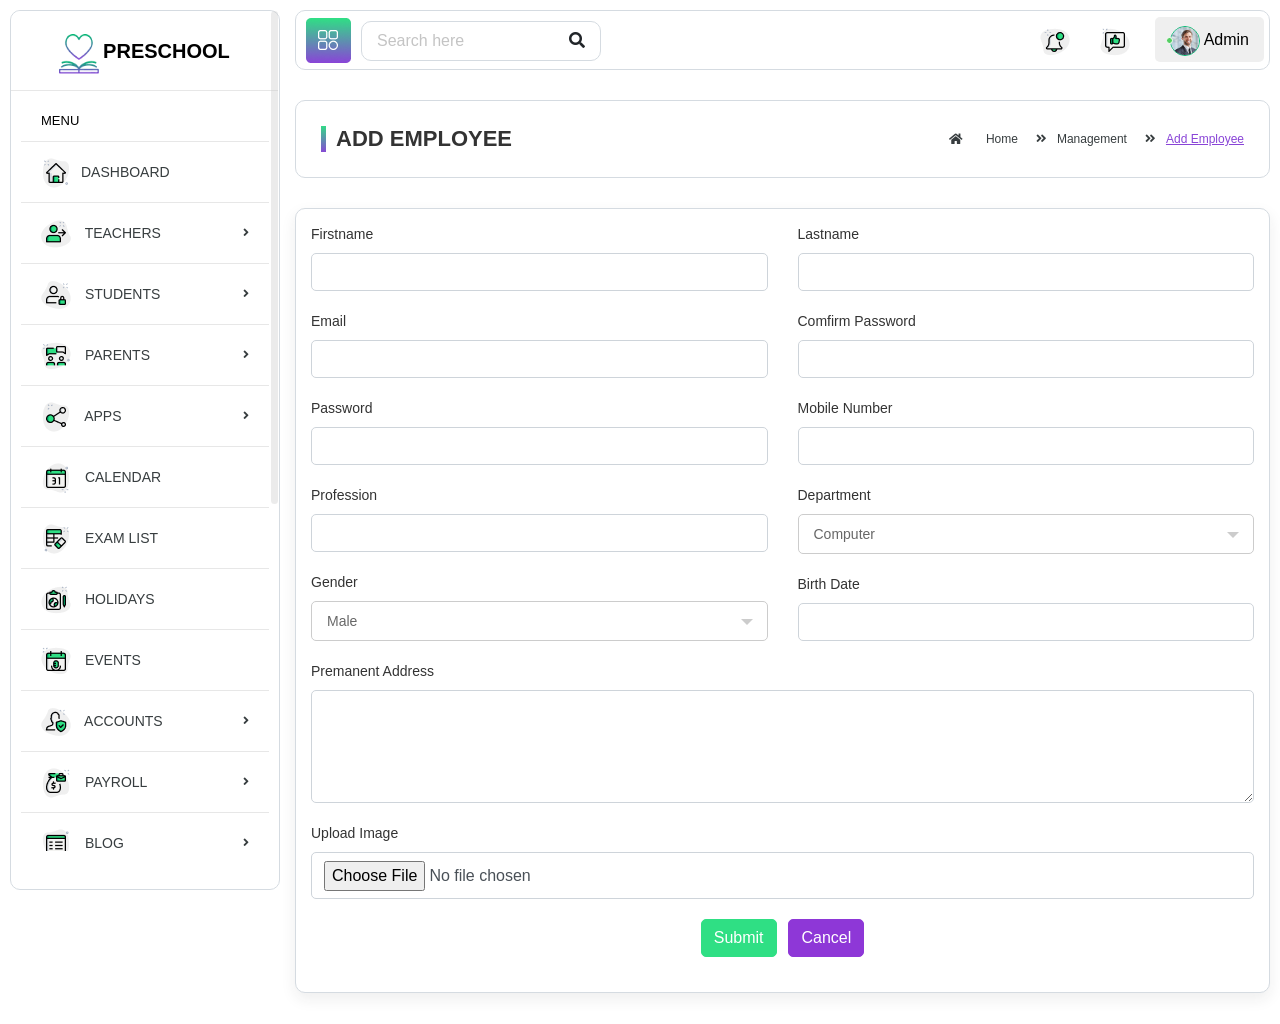
<file: school-bootsrap-admin-template-main/add-employee.html>
﻿<!DOCTYPE html>
<html lang="en">
<head>
<meta charset="utf-8">
<title>Preschool - Bootstrap Admin Template</title>
<meta name="viewport" content="width=device-width, initial-scale=1.0, user-scalable=0">

<link rel="shortcut icon" type="image/x-icon" href="assets/img/favicon.png">

<link href="../../../../css?family=Roboto:300,400,500,700,900" rel="stylesheet">

<link rel="stylesheet" href="assets/css/bootstrap.min.css">

<link rel="stylesheet" href="assets/plugins/fontawesome/css/all.min.css">
<link rel="stylesheet" href="assets/plugins/fontawesome/css/fontawesome.min.css">

<link rel="stylesheet" href="assets/css/select2.min.css">

<link rel="stylesheet" href="assets/plugins/datetimepicker/css/tempusdominus-bootstrap-4.min.css">

<link rel="stylesheet" href="assets/css/style.css">
<!--[if lt IE 9]>
		<script src="assets/js/html5shiv.min.js"></script>
		<script src="assets/js/respond.min.js"></script>
	<![endif]-->
</head>
<body>

<div class="main-wrapper">

<div class="header-outer">
<div class="header">
<a id="mobile_btn" class="mobile_btn float-left" href="#sidebar"><i class="fas fa-bars" aria-hidden="true"></i></a>
<a id="toggle_btn" class="float-left" href="javascript:void(0);">
<img src="assets/img/sidebar/icon-21.png" alt="">
</a>

<ul class="nav float-left">
<li>
<div class="top-nav-search">
<a href="javascript:void(0);" class="responsive-search">
<i class="fa fa-search"></i>
</a>
<form action="search.html">
<input class="form-control" type="text" placeholder="Search here">
<button class="btn" type="submit"><i class="fa fa-search"></i></button>
</form>
</div>
</li>
<li>
<a href="index.html" class="mobile-logo d-md-block d-lg-none d-block"><img src="assets/img/logo1.png" alt="" width="30" height="30"></a>
</li>
</ul>

<ul class="nav user-menu float-right">
<li class="nav-item dropdown d-none d-sm-block">
<a href="#" class="dropdown-toggle nav-link" data-toggle="dropdown">
<img src="assets/img/sidebar/icon-22.png" alt="">
</a>
<div class="dropdown-menu notifications">
<div class="topnav-dropdown-header">
<span>Notifications</span>
</div>
<div class="drop-scroll">
<ul class="notification-list">
<li class="notification-message">
<a href="activities.html">
<div class="media">
<span class="avatar">
<img alt="John Doe" src="assets/img/user-06.jpg" class="img-fluid rounded-circle">
</span>
<div class="media-body">
<p class="noti-details"><span class="noti-title">John Doe</span> is now following you </p>
<p class="noti-time"><span class="notification-time">4 mins ago</span></p>
 </div>
</div>
</a>
</li>
<li class="notification-message">
<a href="activities.html">
<div class="media">
<span class="avatar">T</span>
<div class="media-body">
<p class="noti-details"><span class="noti-title">Tarah Shropshire</span> sent you a message.</p>
<p class="noti-time"><span class="notification-time">6 mins ago</span></p>
</div>
</div>
</a>
</li>
<li class="notification-message">
<a href="activities.html">
<div class="media">
<span class="avatar">L</span>
<div class="media-body">
<p class="noti-details"><span class="noti-title">Misty Tison</span> like your photo.</p>
<p class="noti-time"><span class="notification-time">8 mins ago</span></p>
</div>
</div>
</a>
</li>
<li class="notification-message">
<a href="activities.html">
<div class="media">
<span class="avatar">G</span>
<div class="media-body">
<p class="noti-details"><span class="noti-title">Rolland Webber</span> booking appoinment for meeting.</p>
<p class="noti-time"><span class="notification-time">12 mins ago</span></p>
</div>
</div>
</a>
</li>
<li class="notification-message">
<a href="activities.html">
<div class="media">
<span class="avatar">T</span>
<div class="media-body">
<p class="noti-details"><span class="noti-title">Bernardo Galaviz</span> like your photo.</p>
<p class="noti-time"><span class="notification-time">2 days ago</span></p>
</div>
</div>
</a>
</li>
</ul>
</div>
<div class="topnav-dropdown-footer">
<a href="activities.html">View all Notifications</a>
</div>
</div>
</li>
<li class="nav-item dropdown d-none d-sm-block">
<a href="javascript:void(0);" id="open_msg_box" class="hasnotifications nav-link"><img src="assets/img/sidebar/icon-23.png" alt=""> </a>
</li>
<li class="nav-item dropdown has-arrow">
 <a href="#" class=" nav-link user-link" data-toggle="dropdown">
<span class="user-img"><img class="rounded-circle" src="assets/img/user-06.jpg" width="30" alt="Admin">
<span class="status online"></span></span>
<span>Admin</span>
</a>
<div class="dropdown-menu">
<a class="dropdown-item" href="profile.html">My Profile</a>
<a class="dropdown-item" href="edit-profile.html">Edit Profile</a>
<a class="dropdown-item" href="settings.html">Settings</a>
<a class="dropdown-item" href="login.html">Logout</a>
</div>
</li>
</ul>
<div class="dropdown mobile-user-menu float-right"> 
<a href="#" class="nav-link dropdown-toggle" data-toggle="dropdown" aria-expanded="false"><i class="fas fa-ellipsis-v"></i></a>
<div class="dropdown-menu dropdown-menu-right">
<a class="dropdown-item" href="profile.html">My Profile</a>
<a class="dropdown-item" href="edit-profile.html">Edit Profile</a>
<a class="dropdown-item" href="settings.html">Settings</a>
<a class="dropdown-item" href="login.html">Logout</a>
</div>
</div>
</div>
</div>


<div class="sidebar" id="sidebar">
<div class="sidebar-inner slimscroll">
<div id="sidebar-menu" class="sidebar-menu">
<div class="header-left">
<a href="index.html" class="logo">
<img src="assets/img/logo1.png" width="40" height="40" alt="">
<span class="text-uppercase">Preschool</span>
</a>
</div>
<ul class="sidebar-ul">
<li class="menu-title">Menu</li>
<li>
<a href="index.html"><img src="assets/img/sidebar/icon-1.png" alt="icon"><span>Dashboard</span></a>
</li>
<li class="submenu">
<a href="#"><img src="assets/img/sidebar/icon-2.png" alt="icon"> <span> Teachers</span> <span class="menu-arrow"></span></a>
<ul class="list-unstyled" style="display: none;">
<li><a href="all-teachers.html"><span>All Teachers</span></a></li>
<li><a href="add-teacher.html"><span>Add Teacher</span></a></li>
<li><a href="edit-teacher.html"><span>Edit Teacher</span></a></li>
<li><a href="about-teacher.html"><span>About Teacher</span></a></li>
</ul>
</li>
<li class="submenu">
<a href="#"><img src="assets/img/sidebar/icon-3.png" alt="icon"> <span> Students</span> <span class="menu-arrow"></span></a>
<ul class="list-unstyled" style="display: none;">
<li><a href="all-students.html"><span>All Students</span></a></li>
<li><a href="add-student.html"><span>Add Student</span></a></li>
<li><a href="edit-student.html"><span>Edit Student</span></a></li>
<li><a href="about-student.html"><span>ABout student</span></a></li>
</ul>
</li>
<li class="submenu">
<a href="#"><img src="assets/img/sidebar/icon-4.png" alt="icon"> <span> Parents</span> <span class="menu-arrow"></span></a>
<ul class="list-unstyled" style="display: none;">
<li><a href="all-parents.html"><span>All Parents</span></a></li>
<li><a href="add-parent.html"><span>Add Parent</span></a></li>
<li><a href="edit-parent.html"><span>Edit Parent</span></a></li>
<li><a href="about-parent.html"><span>About Parent</span></a></li>
</ul>
</li>
<li class="submenu">
<a href="javascript:void(0);"><img src="assets/img/sidebar/icon-5.png" alt="icon"> <span>Apps</span> <span class="menu-arrow"></span></a>
<ul style="display: none;">
<li class="submenu">
<a href="javascript:void(0);"><span>Email</span> <span class="menu-arrow"></span></a>
<ul style="display: none;">
<li><a href="compose.html"><span>Compose Mail</span></a></li>
<li>
<a href="inbox.html"> <span> Inbox</span> </a>
</li>
<li><a href="mail-view.html"><span>Mailview</span></a></li>
</ul>
</li>
<li>
<a href="chat.html"> Chat <span class="badge badge-pill bg-primary float-right">5</span></a>
</li>
<li class="submenu">
<a href="#"><span> Calls</span> <span class="menu-arrow"></span></a>
<ul class="list-unstyled" style="display: none;">
<li><a href="voice-call.html"><span>Voice Call</span></a></li>
<li><a href="video-call.html"><span>Video Call</span></a></li>
<li><a href="incoming-call.html"><span>Incoming Call</span></a></li>
</ul>
</li>
<li>
<a href="contacts.html"><span> Contacts</span></a>
</li>
</ul>
</li>
<li>
<a href="calendar.html"><img src="assets/img/sidebar/icon-6.png" alt="icon"> <span>Calendar</span></a>
</li>
<li>
<a href="exam-list.html"><img src="assets/img/sidebar/icon-7.png" alt="icon"> <span>Exam list</span></a>
</li>
<li>
<a href="holidays.html"><img src="assets/img/sidebar/icon-8.png" alt="icon"> <span>Holidays</span></a>
</li>
<li>
<a href="calendar.html"><img src="assets/img/sidebar/icon-9.png" alt="icon"><span> Events</span></a>
</li>
<li class="submenu">
<a href="#"><img src="assets/img/sidebar/icon-10.png" alt="icon"><span> Accounts </span> <span class="menu-arrow"></span></a>
<ul class="list-unstyled" style="display: none;">
<li><a href="invoices.html"><span>Invoices</span></a></li>
<li><a href="payments.html"><span>Payments</span></a></li>
<li><a href="expenses.html"><span>Expenses</span></a></li>
<li><a href="provident-fund.html"><span>Provident Fund</span></a></li>
<li><a href="taxes.html"><span>Taxes</span></a></li>
</ul>
</li>
<li class="submenu">
<a href="#"><img src="assets/img/sidebar/icon-11.png" alt="icon"><span> Payroll </span> <span class="menu-arrow"></span></a>
<ul class="list-unstyled" style="display: none;">
<li><a href="salary.html"><span> Employee Salary </span></a></li>
<li><a href="salary-view.html"><span> Payslip </span></a></li>
</ul>
</li>
<li class="submenu">
<a href="#"><img src="assets/img/sidebar/icon-12.png" alt="icon"> <span> Blog</span> <span class="menu-arrow"></span></a>
<ul class="list-unstyled" style="display: none;">
<li><a href="blog.html"><span>Blog</span></a></li>
<li><a href="blog-details.html"><span>Blog View</span></a></li>
<li><a href="add-blog.html"><span>Add Blog</span></a></li>
<li><a href="edit-blog.html"><span>Edit Blog</span></a></li>
</ul>
</li>
<li class="submenu">
<a href="javascript:void(0);" class="noti-dot"><img src="assets/img/sidebar/icon-13.png" alt="icon"> <span>Management </span> <span class="menu-arrow"></span></a>
<ul style="display: none;">
<li class="submenu">
<a href="#"><span> Employees</span> <span class="menu-arrow"></span></a>
<ul class="list-unstyled" style="display: none;">
<li><a class="active" href="all-employees.html"><span>All Employees</span></a></li>
<li><a href="holidays.html"><span>Holidays</span></a></li>
<li><a href="leaves.html"><span>Leave Requests</span> <span class="badge badge-pill bg-primary float-right">1</span></a></li>
<li><a href="attendance.html"><span>Attendance</span></a></li>
<li><a href="departments.html"><span>Departments</span></a></li>
<li><a href="designations.html"><span>Designations</span></a></li>
</ul>
</li>
<li>
<a href="activities.html"><span>Activities</span></a>
</li>
<li>
<a href="users.html"><span>Users</span></a>
</li>
<li class="submenu">
<a href="#"><span> Reports </span> <span class="menu-arrow"></span></a>
<ul class="list-unstyled" style="display: none;">
<li><a href="expense-reports.html"> <span>Expense Report </span></a></li>
<li><a href="invoice-reports.html"> <span>Invoice Report</span> </a></li>
</ul>
</li>
</ul>
</li>
<li>
<a href="settings.html"><img src="assets/img/sidebar/icon-14.png" alt="icon"> <span>Settings</span></a>
</li>
<li class="menu-title">UI Elements</li>
<li class="submenu">
<a href="#"><img src="assets/img/sidebar/icon-15.png" alt="icon"> <span> Components</span> <span class="menu-arrow"></span></a>
<ul class="list-unstyled" style="display: none;">
<li><a href="uikit.html"><span>UI Kit</span></a></li>
<li><a href="typography.html"><span>Typography</span></a></li>
<li><a href="tabs.html"><span>Tabs</span></a></li>
</ul>
</li>
<li class="submenu">
<a href="#"><img src="assets/img/sidebar/icon-26.png" alt="icon"> <span> Elements</span> <span class="menu-arrow"></span></a>
<ul class="list-unstyled" style="display: none;">
<li><a href="sweetalerts.html">Sweet Alerts</a></li>
<li><a href="tooltip.html">Tooltip</a></li>
<li><a href="popover.html">Popover</a></li>
<li><a href="ribbon.html">Ribbon</a></li>
<li><a href="clipboard.html">Clipboard</a></li>
<li><a href="drag-drop.html">Drag & Drop</a></li>
<li><a href="rangeslider.html">Range Slider</a></li>
<li><a href="rating.html">Rating</a></li>
<li><a href="toastr.html">Toastr</a></li>
<li><a href="text-editor.html">Text Editor</a></li>
<li><a href="counter.html">Counter</a></li>
<li><a href="scrollbar.html">Scrollbar</a></li>
<li><a href="spinner.html">Spinner</a></li>
<li><a href="notification.html">Notification</a></li>
<li><a href="lightbox.html">Lightbox</a></li>
<li><a href="stickynote.html">Sticky Note</a></li>
<li><a href="timeline.html">Timeline</a></li>
<li><a href="horizontal-timeline.html">Horizontal Timeline</a></li>
<li><a href="form-wizard.html">Form Wizard</a></li>
</ul>
</li>
<li class="submenu">
<a href="#"><img src="assets/img/sidebar/icon-27.png" alt="icon"> <span> Chart</span> <span class="menu-arrow"></span></a>
<ul class="list-unstyled" style="display: none;">
<li><a href="chart-apex.html">Apex Charts</a></li>
<li><a href="chart-js.html">Chart Js</a></li>
<li><a href="chart-morris.html">Morris Charts</a></li>
<li><a href="chart-flot.html">Flot Charts</a></li>
<li><a href="chart-peity.html">Peity Charts</a></li>
<li><a href="chart-c3.html">C3 Charts</a></li>
</ul>
</li>
<li class="submenu">
<a href="#"><img src="assets/img/sidebar/icon-28.png" alt="icon"> <span>Icons</span> <span class="menu-arrow"></span></a>
<ul class="list-unstyled" style="display: none;">
<li><a href="icon-fontawesome.html">Fontawesome Icons</a></li>
<li><a href="icon-feather.html">Feather Icons</a></li>
<li><a href="icon-ionic.html">Ionic Icons</a></li>
<li><a href="icon-material.html">Material Icons</a></li>
<li><a href="icon-pe7.html">Pe7 Icons</a></li>
<li><a href="icon-simpleline.html">Simpleline Icons</a></li>
<li><a href="icon-themify.html">Themify Icons</a></li>
<li><a href="icon-weather.html">Weather Icons</a></li>
<li><a href="icon-typicon.html">Typicon Icons</a></li>
<li><a href="icon-flag.html">Flag Icons</a></li>
</ul>
</li>
<li class="submenu">
<a href="#"><img src="assets/img/sidebar/icon-17.png" alt="icon"> <span> Forms</span> <span class="menu-arrow"></span></a>
<ul class="list-unstyled" style="display: none;">
<li><a href="basic-inputs.html"><span>Basic Input</span></a></li>
<li><a href="form-basic-inputs.html"><span>Basic Inputs</span></a></li>
<li><a href="form-input-groups.html"><span>Input Groups</span></a></li>
<li><a href="form-horizontal.html"><span>Horizontal Form</span></a></li>
<li><a href="form-vertical.html"><span>Vertical Form</span></a></li>
<li><a href="form-validation.html"> Form Validation </a></li>
<li><a href="form-select2.html">Form Select2 </a></li>
<li><a href="form-fileupload.html">File Upload </a></li>
</ul>
</li>
<li class="submenu">
<a href="#"><img src="assets/img/sidebar/icon-18.png" alt="icon"> <span> Tables</span> <span class="menu-arrow"></span></a>
<ul class="list-unstyled" style="display: none;">
<li><a href="tables-basic.html"><span>Basic Tables</span></a></li>
<li><a href="tables-datatables.html"><span>Data Table</span></a></li>
</ul>
</li>
<li class="menu-title"><span>Extras</span></li>
<li class="submenu">
<a href="#"><img src="assets/img/sidebar/icon-19.png" alt="icon"> <span>Pages</span> <span class="menu-arrow"></span></a>
<ul class="list-unstyled" style="display: none;">
<li><a href="login.html"> <span>Login </span></a></li>
<li><a href="register.html"><span> Register </span></a></li>
<li><a href="forgot-password.html"> <span>Forgot Password</span> </a></li>
<li><a href="change-password2.html"> <span>Change Password</span> </a></li>
<li><a href="lock-screen.html"> <span>Lock Screen </span></a></li>
<li><a href="profile.html"> <span>Profile</span> </a></li>
<li><a href="gallery.html"> <span>Gallery </span></a></li>
<li><a href="error-404.html"><span>404 Error </span></a></li>
<li><a href="error-500.html"><span>500 Error </span></a></li>
<li><a href="blank-page.html"><span> Blank Page</span> </a></li>
</ul>
</li>
<li class="submenu">
<a href="javascript:void(0);"><img src="assets/img/sidebar/icon-20.png" alt="icon"> <span>Multi Level</span> <span class="menu-arrow"></span></a>
<ul style="display: none;">
<li class="submenu">
<a href="javascript:void(0);"><span>Level 1</span> <span class="menu-arrow"></span></a>
<ul style="display: none;">
<li><a href="javascript:void(0);"><span>Level 2</span></a></li>
<li class="submenu">
<a href="javascript:void(0);"> <span> Level 2</span> <span class="menu-arrow"></span></a>
<ul class="list-unstyled" style="display: none;">
<li><a href="javascript:void(0);">Level 3</a></li>
<li><a href="javascript:void(0);">Level 3</a></li>
</ul>
</li>
<li><a href="javascript:void(0);"><span>Level 2</span></a></li>
</ul>
</li>
<li>
<a href="javascript:void(0);"><span>Level 1</span></a>
</li>
</ul>
 </li>
</ul>
</div>
</div>
</div>


<div class="page-wrapper">
<div class="content container-fluid">
<div class="page-header">
<div class="row">
<div class="col-lg-6 col-md-6 col-sm-6 col-12">
<h5 class="text-uppercase mb-0 mt-0 page-title">Add Employee</h5>
</div>
<div class="col-lg-6 col-md-6 col-sm-6 col-12">
<ul class="breadcrumb float-right p-0 mb-0">
<li class="breadcrumb-item"><a href="index.html"><i class="fas fa-home"></i> Home</a></li>
<li class="breadcrumb-item"><a href="#">Management</a></li>
<li class="breadcrumb-item"><span> Add Employee</span></li>
</ul>
</div>
</div>
</div>
<div class="page-content1">
<div class="row">
<div class="col-lg-12 col-md-12 col-sm-12 col-12">
<div class="card">
<div class="card-body">
<div class="row">
<div class="col-lg-6 col-md-6 col-sm-6 col-12">
<form>
<div class="form-group">
<label>Firstname</label>
<input type="text" class="form-control">
</div>
<div class="form-group">
<label>Email</label>
<input type="text" class="form-control">
</div>
<div class="form-group">
<label>Password</label>
<input type="password" class="form-control">
</div>
<div class="form-group">
<label>Profession</label>
<input type="text" class="form-control">
</div>
<div class="form-group">
<label>Gender</label>
<select class="form-control select">
<option>Male</option>
<option>Female</option>
</select>
</div>
</form>
</div>
<div class="col-lg-6 col-md-6 col-sm-6 col-12">
<form>
<div class="form-group">
<label>Lastname</label>
<input type="text" class="form-control">
</div>
<div class="form-group">
<label>Comfirm Password</label>
<input type="password" class="form-control">
</div>
<div class="form-group">
<label>Mobile number</label>
<input type="number" class="form-control">
</div>
<div class="form-group">
<label>Department</label>
<select class="form-control select">
<option>Computer</option>
<option>Science</option>
<option>Maths</option>
<option>Tamil</option>
<option>English</option>
<option>Social Science</option>
<option>Library</option>
</select>
</div>
<div class="form-group">
<label>Birth Date</label>
<input class="form-control datetimepicker-input datetimepicker" type="text" data-toggle="datetimepicker">
</div>
</form>
</div>
<div class="col-lg-12 col-md-12 col-sm-12 col-12">
<form>
<div class="form-group">
<label>Premanent Address</label>
<textarea class="form-control" rows="4"></textarea>
</div>
</form>
</div>
<div class="col-lg-12 col-md-12 col-sm-12 col-12">
 <form>
<div class="form-group">
<label>Upload Image</label>
<input type="file" name="pic" accept="image/*" class="form-control">
</div>
</form>
</div>
<div class="col-lg-12 col-md-12 col-sm-12 col-12">
<form>
<div class="form-group text-center">
<button class="btn btn-primary mr-2" type="submit">Submit</button>
<button class="btn btn-secondary" type="reset">Cancel</button>
</div>
</form>
</div>
</div>
</div>
</div>
</div>
</div>
</div>
<div class="notification-box">
<div class="msg-sidebar notifications msg-noti">
<div class="topnav-dropdown-header">
<span>Messages</span>
</div>
<div class="drop-scroll msg-list-scroll">
<ul class="list-box">
<li>
<a href="chat.html">
<div class="list-item">
<div class="list-left">
<span class="avatar">R</span>
</div>
<div class="list-body">
<span class="message-author">Richard Miles </span>
<span class="message-time">12:28 AM</span>
<div class="clearfix"></div>
<span class="message-content">Lorem ipsum dolor sit amet, consectetur adipiscing</span>
</div>
</div>
</a>
</li>
<li>
<a href="chat.html">
<div class="list-item new-message">
<div class="list-left">
<span class="avatar">J</span>
</div>
<div class="list-body">
<span class="message-author">Ruth C. Gault</span>
<span class="message-time">1 Aug</span>
<div class="clearfix"></div>
<span class="message-content">Lorem ipsum dolor sit amet, consectetur adipiscing</span>
</div>
</div>
</a>
</li>
<li>
<a href="chat.html">
<div class="list-item">
<div class="list-left">
<span class="avatar">T</span>
</div>
<div class="list-body">
<span class="message-author"> Tarah Shropshire </span>
<span class="message-time">12:28 AM</span>
<div class="clearfix"></div>
<span class="message-content">Lorem ipsum dolor sit amet, consectetur adipiscing</span>
</div>
</div>
</a>
</li>
<li>
<a href="chat.html">
<div class="list-item">
<div class="list-left">
<span class="avatar">M</span>
</div>
<div class="list-body">
<span class="message-author">Mike Litorus</span>
<span class="message-time">12:28 AM</span>
<div class="clearfix"></div>
<span class="message-content">Lorem ipsum dolor sit amet, consectetur adipiscing</span>
</div>
</div>
</a>
</li>
<li>
<a href="chat.html">
<div class="list-item">
<div class="list-left">
<span class="avatar">C</span>
</div>
<div class="list-body">
<span class="message-author"> Catherine Manseau </span>
<span class="message-time">12:28 AM</span>
<div class="clearfix"></div>
<span class="message-content">Lorem ipsum dolor sit amet, consectetur adipiscing</span>
</div>
</div>
</a>
</li>
<li>
<a href="chat.html">
<div class="list-item">
<div class="list-left">
<span class="avatar">D</span>
</div>
<div class="list-body">
<span class="message-author"> Domenic Houston </span>
<span class="message-time">12:28 AM</span>
<div class="clearfix"></div>
<span class="message-content">Lorem ipsum dolor sit amet, consectetur adipiscing</span>
</div>
</div>
</a>
</li>
<li>
<a href="chat.html">
<div class="list-item">
<div class="list-left">
<span class="avatar">B</span>
</div>
<div class="list-body">
<span class="message-author"> Buster Wigton </span>
<span class="message-time">12:28 AM</span>
<div class="clearfix"></div>
<span class="message-content">Lorem ipsum dolor sit amet, consectetur adipiscing</span>
</div>
</div>
</a>
</li>
<li>
<a href="chat.html">
<div class="list-item">
<div class="list-left">
<span class="avatar">R</span>
</div>
<div class="list-body">
<span class="message-author"> Rolland Webber </span>
<span class="message-time">12:28 AM</span>
<div class="clearfix"></div>
<span class="message-content">Lorem ipsum dolor sit amet, consectetur adipiscing</span>
</div>
</div>
</a>
</li>
<li>
<a href="chat.html">
<div class="list-item">
<div class="list-left">
<span class="avatar">C</span>
</div>
<div class="list-body">
<span class="message-author"> Claire Mapes </span>
<span class="message-time">12:28 AM</span>
<div class="clearfix"></div>
<span class="message-content">Lorem ipsum dolor sit amet, consectetur adipiscing</span>
</div>
</div>
</a>
</li>
<li>
<a href="chat.html">
<div class="list-item">
<div class="list-left">
<span class="avatar">M</span>
</div>
<div class="list-body">
<span class="message-author">Melita Faucher</span>
<span class="message-time">12:28 AM</span>
<div class="clearfix"></div>
<span class="message-content">Lorem ipsum dolor sit amet, consectetur adipiscing</span>
</div>
</div>
</a>
</li>
<li>
<a href="chat.html">
<div class="list-item">
<div class="list-left">
<span class="avatar">J</span>
</div>
<div class="list-body">
<span class="message-author">Jeffery Lalor</span>
<span class="message-time">12:28 AM</span>
<div class="clearfix"></div>
<span class="message-content">Lorem ipsum dolor sit amet, consectetur adipiscing</span>
</div>
</div>
</a>
</li>
<li>
<a href="chat.html">
<div class="list-item">
<div class="list-left">
<span class="avatar">L</span>
</div>
<div class="list-body">
<span class="message-author">Loren Gatlin</span>
<span class="message-time">12:28 AM</span>
<div class="clearfix"></div>
<span class="message-content">Lorem ipsum dolor sit amet, consectetur adipiscing</span>
 </div>
</div>
</a>
</li>
<li>
<a href="chat.html">
<div class="list-item">
<div class="list-left">
<span class="avatar">T</span>
</div>
<div class="list-body">
<span class="message-author">Tarah Shropshire</span>
<span class="message-time">12:28 AM</span>
<div class="clearfix"></div>
<span class="message-content">Lorem ipsum dolor sit amet, consectetur adipiscing</span>
</div>
</div>
</a>
</li>
</ul>
</div>
<div class="topnav-dropdown-footer">
<a href="chat.html">See all messages</a>
</div>
</div>
</div>
</div>
</div>

</div>

<script src="assets/js/jquery-3.6.0.min.js"></script>

<script src="assets/js/bootstrap.bundle.min.js"></script>

<script src="assets/js/jquery.slimscroll.js"></script>

<script src="assets/js/select2.min.js"></script>
<script src="assets/js/moment.min.js"></script>

<script src="assets/plugins/datetimepicker/js/tempusdominus-bootstrap-4.min.js"></script>

<script src="assets/js/app.js"></script>
</body>
</html>
</file>
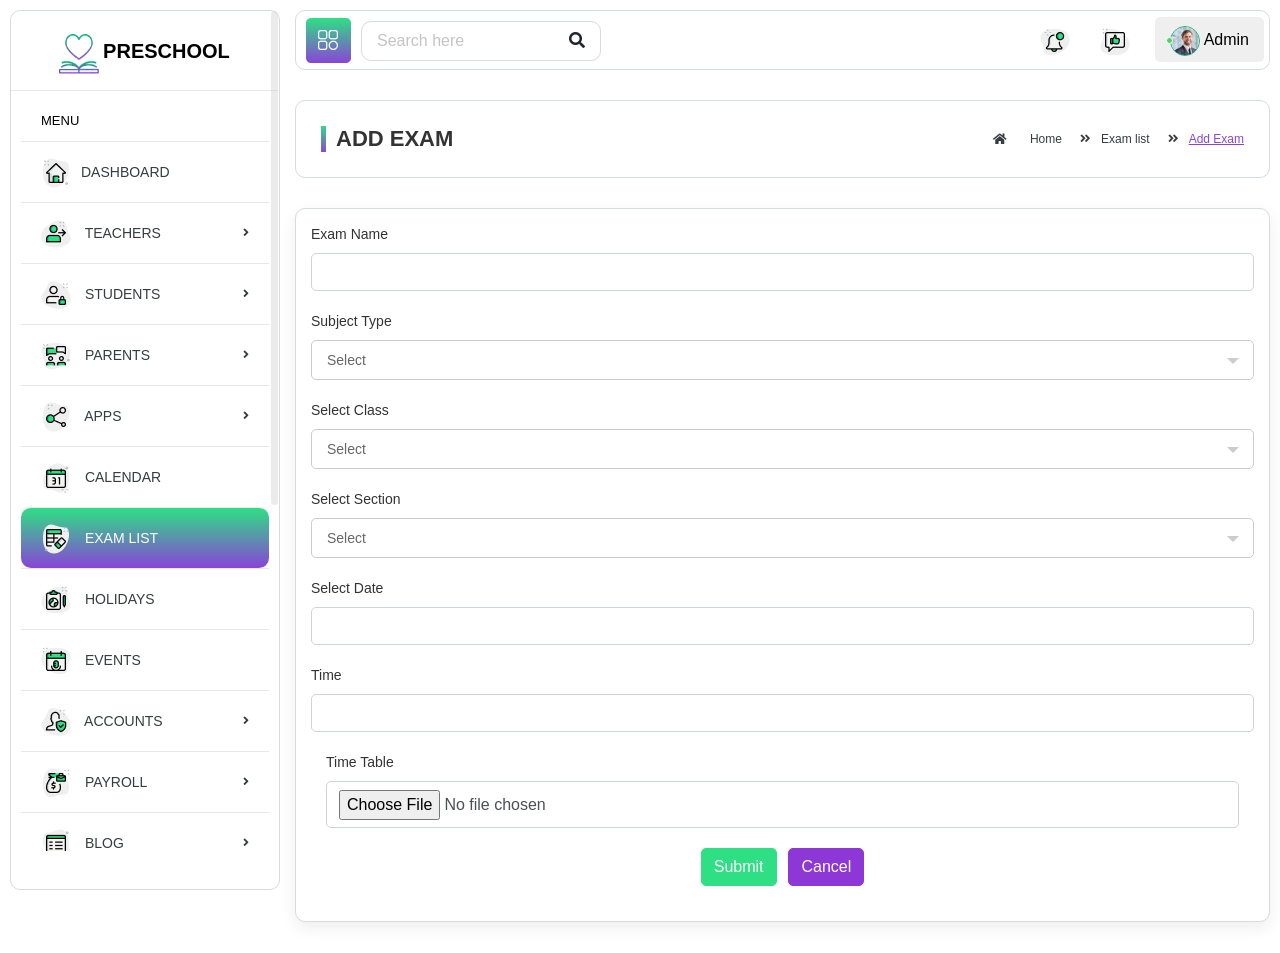
<file: school-bootsrap-admin-template-main/add-exam.html>
﻿<!DOCTYPE html>
<html lang="en">
<head>
<meta charset="utf-8">
<title>Preschool - Bootstrap Admin Template</title>
<meta name="viewport" content="width=device-width, initial-scale=1.0, user-scalable=0">

<link rel="shortcut icon" type="image/x-icon" href="assets/img/favicon.png">

<link href="../../../../css?family=Roboto:300,400,500,700,900" rel="stylesheet">

<link rel="stylesheet" href="assets/css/bootstrap.min.css">

<link rel="stylesheet" href="assets/plugins/fontawesome/css/all.min.css">
<link rel="stylesheet" href="assets/plugins/fontawesome/css/fontawesome.min.css">

<link rel="stylesheet" href="assets/plugins/datetimepicker/css/tempusdominus-bootstrap-4.min.css">

<link rel="stylesheet" href="assets/css/select2.min.css">

<link rel="stylesheet" href="assets/css/style.css">
<!--[if lt IE 9]>
		<script src="assets/js/html5shiv.min.js"></script>
		<script src="assets/js/respond.min.js"></script>
	<![endif]-->
</head>
<body>

<div class="main-wrapper">

<div class="header-outer">
<div class="header">
<a id="mobile_btn" class="mobile_btn float-left" href="#sidebar"><i class="fas fa-bars" aria-hidden="true"></i></a>
<a id="toggle_btn" class="float-left" href="javascript:void(0);">
<img src="assets/img/sidebar/icon-21.png" alt="">
</a>

<ul class="nav float-left">
<li>
<div class="top-nav-search">
<a href="javascript:void(0);" class="responsive-search">
<i class="fa fa-search"></i>
</a>
<form action="search.html">
<input class="form-control" type="text" placeholder="Search here">
<button class="btn" type="submit"><i class="fa fa-search"></i></button>
</form>
</div>
</li>
</ul>

<ul class="nav user-menu float-right">
<li class="nav-item dropdown d-none d-sm-block">
<a href="#" class="dropdown-toggle nav-link" data-toggle="dropdown">
<img src="assets/img/sidebar/icon-22.png" alt="">
</a>
<div class="dropdown-menu notifications">
<div class="topnav-dropdown-header">
<span>Notifications</span>
</div>
<div class="drop-scroll">
<ul class="notification-list">
<li class="notification-message">
<a href="activities.html">
<div class="media">
<span class="avatar">
<img alt="John Doe" src="assets/img/user-06.jpg" class="img-fluid rounded-circle">
</span>
<div class="media-body">
<p class="noti-details"><span class="noti-title">John Doe</span> is now following you </p>
<p class="noti-time"><span class="notification-time">4 mins ago</span></p>
</div>
</div>
</a>
</li>
<li class="notification-message">
<a href="activities.html">
<div class="media">
<span class="avatar">T</span>
<div class="media-body">
<p class="noti-details"><span class="noti-title">Tarah Shropshire</span> sent you a message.</p>
<p class="noti-time"><span class="notification-time">6 mins ago</span></p>
</div>
</div>
</a>
</li>
<li class="notification-message">
<a href="activities.html">
<div class="media">
<span class="avatar">L</span>
<div class="media-body">
<p class="noti-details"><span class="noti-title">Misty Tison</span> like your photo.</p>
<p class="noti-time"><span class="notification-time">8 mins ago</span></p>
</div>
</div>
</a>
</li>
<li class="notification-message">
<a href="activities.html">
<div class="media">
<span class="avatar">G</span>
<div class="media-body">
<p class="noti-details"><span class="noti-title">Rolland Webber</span> booking appoinment for meeting.</p>
<p class="noti-time"><span class="notification-time">12 mins ago</span></p>
</div>
</div>
</a>
</li>
<li class="notification-message">
<a href="activities.html">
<div class="media">
<span class="avatar">T</span>
<div class="media-body">
<p class="noti-details"><span class="noti-title">Bernardo Galaviz</span> like your photo.</p>
<p class="noti-time"><span class="notification-time">2 days ago</span></p>
</div>
</div>
</a>
</li>
</ul>
</div>
<div class="topnav-dropdown-footer">
<a href="activities.html">View all Notifications</a>
</div>
</div>
</li>
<li class="nav-item dropdown d-none d-sm-block">
<a href="javascript:void(0);" id="open_msg_box" class="hasnotifications nav-link"><img src="assets/img/sidebar/icon-23.png" alt=""> </a>
</li>
<li class="nav-item dropdown has-arrow">
<a href="#" class=" nav-link user-link" data-toggle="dropdown">
<span class="user-img"><img class="rounded-circle" src="assets/img/user-06.jpg" width="30" alt="Admin">
 <span class="status online"></span></span>
<span>Admin</span>
</a>
<div class="dropdown-menu">
<a class="dropdown-item" href="profile.html">My Profile</a>
<a class="dropdown-item" href="edit-profile.html">Edit Profile</a>
<a class="dropdown-item" href="settings.html">Settings</a>
<a class="dropdown-item" href="login.html">Logout</a>
</div>
</li>
</ul>
<div class="dropdown mobile-user-menu float-right"> 
<a href="#" class="nav-link dropdown-toggle" data-toggle="dropdown" aria-expanded="false"><i class="fas fa-ellipsis-v"></i></a>
<div class="dropdown-menu dropdown-menu-right">
<a class="dropdown-item" href="profile.html">My Profile</a>
<a class="dropdown-item" href="edit-profile.html">Edit Profile</a>
<a class="dropdown-item" href="settings.html">Settings</a>
<a class="dropdown-item" href="login.html">Logout</a>
</div>
</div>
</div>
</div>


<div class="sidebar" id="sidebar">
<div class="sidebar-inner slimscroll">
<div id="sidebar-menu" class="sidebar-menu">
<div class="header-left">
<a href="index.html" class="logo">
<img src="assets/img/logo1.png" width="40" height="40" alt="">
<span class="text-uppercase">Preschool</span>
</a>
</div>
<ul class="sidebar-ul">
<li class="menu-title">Menu</li>
<li>
<a href="index.html"><img src="assets/img/sidebar/icon-1.png" alt="icon"><span>Dashboard</span></a>
</li>
<li class="submenu">
<a href="#"><img src="assets/img/sidebar/icon-2.png" alt="icon"> <span> Teachers</span> <span class="menu-arrow"></span></a>
<ul class="list-unstyled" style="display: none;">
<li><a href="all-teachers.html"><span>All Teachers</span></a></li>
<li><a href="add-teacher.html"><span>Add Teacher</span></a></li>
<li><a href="edit-teacher.html"><span>Edit Teacher</span></a></li>
<li><a href="about-teacher.html"><span>About Teacher</span></a></li>
</ul>
</li>
<li class="submenu">
<a href="#"><img src="assets/img/sidebar/icon-3.png" alt="icon"> <span> Students</span> <span class="menu-arrow"></span></a>
<ul class="list-unstyled" style="display: none;">
<li><a href="all-students.html"><span>All Students</span></a></li>
<li><a href="add-student.html"><span>Add Student</span></a></li>
<li><a href="edit-student.html"><span>Edit Student</span></a></li>
<li><a href="about-student.html"><span>ABout student</span></a></li>
</ul>
</li>
<li class="submenu">
<a href="#"><img src="assets/img/sidebar/icon-4.png" alt="icon"> <span> Parents</span> <span class="menu-arrow"></span></a>
<ul class="list-unstyled" style="display: none;">
<li><a href="all-parents.html"><span>All Parents</span></a></li>
<li><a href="add-parent.html"><span>Add Parent</span></a></li>
<li><a href="edit-parent.html"><span>Edit Parent</span></a></li>
<li><a href="about-parent.html"><span>About Parent</span></a></li>
</ul>
</li>
<li class="submenu">
<a href="javascript:void(0);"><img src="assets/img/sidebar/icon-5.png" alt="icon"> <span>Apps</span> <span class="menu-arrow"></span></a>
<ul style="display: none;">
<li class="submenu">
<a href="javascript:void(0);"><span>Email</span> <span class="menu-arrow"></span></a>
<ul style="display: none;">
<li><a href="compose.html"><span>Compose Mail</span></a></li>
<li>
<a href="inbox.html"> <span> Inbox</span> </a>
</li>
<li><a href="mail-view.html"><span>Mailview</span></a></li>
</ul>
</li>
<li>
<a href="chat.html"> Chat <span class="badge badge-pill bg-primary float-right">5</span></a>
</li>
<li class="submenu">
<a href="#"><span> Calls</span> <span class="menu-arrow"></span></a>
<ul class="list-unstyled" style="display: none;">
<li><a href="voice-call.html"><span>Voice Call</span></a></li>
<li><a href="video-call.html"><span>Video Call</span></a></li>
<li><a href="incoming-call.html"><span>Incoming Call</span></a></li>
</ul>
</li>
<li>
<a href="contacts.html"><span> Contacts</span></a>
</li>
</ul>
</li>
<li>
<a href="calendar.html"><img src="assets/img/sidebar/icon-6.png" alt="icon"> <span>Calendar</span></a>
</li>
<li class="active">
<a href="exam-list.html"><img src="assets/img/sidebar/icon-7.png" alt="icon"> <span>Exam list</span></a>
</li>
<li>
<a href="holidays.html"><img src="assets/img/sidebar/icon-8.png" alt="icon"> <span>Holidays</span></a>
</li>
<li>
<a href="calendar.html"><img src="assets/img/sidebar/icon-9.png" alt="icon"><span> Events</span></a>
</li>
<li class="submenu">
<a href="#"><img src="assets/img/sidebar/icon-10.png" alt="icon"><span> Accounts </span> <span class="menu-arrow"></span></a>
<ul class="list-unstyled" style="display: none;">
<li><a href="invoices.html"><span>Invoices</span></a></li>
<li><a href="payments.html"><span>Payments</span></a></li>
<li><a href="expenses.html"><span>Expenses</span></a></li>
<li><a href="provident-fund.html"><span>Provident Fund</span></a></li>
<li><a href="taxes.html"><span>Taxes</span></a></li>
</ul>
</li>
<li class="submenu">
<a href="#"><img src="assets/img/sidebar/icon-11.png" alt="icon"><span> Payroll </span> <span class="menu-arrow"></span></a>
<ul class="list-unstyled" style="display: none;">
<li><a href="salary.html"><span> Employee Salary </span></a></li>
<li><a href="salary-view.html"><span> Payslip </span></a></li>
</ul>
</li>
<li class="submenu">
<a href="#"><img src="assets/img/sidebar/icon-12.png" alt="icon"> <span> Blog</span> <span class="menu-arrow"></span></a>
<ul class="list-unstyled" style="display: none;">
<li><a href="blog.html"><span>Blog</span></a></li>
<li><a href="blog-details.html"><span>Blog View</span></a></li>
<li><a href="add-blog.html"><span>Add Blog</span></a></li>
<li><a href="edit-blog.html"><span>Edit Blog</span></a></li>
</ul>
</li>
<li class="submenu">
<a href="javascript:void(0);" class="noti-dot"><img src="assets/img/sidebar/icon-13.png" alt="icon"> <span>Management </span> <span class="menu-arrow"></span></a>
<ul style="display: none;">
<li class="submenu">
<a href="#"><span> Employees</span> <span class="menu-arrow"></span></a>
<ul class="list-unstyled" style="display: none;">
<li><a href="all-employees.html"><span>All Employees</span></a></li>
<li><a href="holidays.html"><span>Holidays</span></a></li>
<li><a href="leaves.html"><span>Leave Requests</span> <span class="badge badge-pill bg-primary float-right">1</span></a></li>
<li><a href="attendance.html"><span>Attendance</span></a></li>
<li><a href="departments.html"><span>Departments</span></a></li>
<li><a href="designations.html"><span>Designations</span></a></li>
</ul>
</li>
<li>
<a href="activities.html"><span>Activities</span></a>
</li>
<li>
<a href="users.html"><span>Users</span></a>
</li>
<li class="submenu">
<a href="#"><span> Reports </span> <span class="menu-arrow"></span></a>
<ul class="list-unstyled" style="display: none;">
<li><a href="expense-reports.html"> <span>Expense Report </span></a></li>
<li><a href="invoice-reports.html"> <span>Invoice Report</span> </a></li>
</ul>
</li>
</ul>
</li>
<li>
<a href="settings.html"><img src="assets/img/sidebar/icon-14.png" alt="icon"> <span>Settings</span></a>
</li>
<li class="menu-title">UI Elements</li>
<li class="submenu">
<a href="#"><img src="assets/img/sidebar/icon-15.png" alt="icon"> <span> Components</span> <span class="menu-arrow"></span></a>
<ul class="list-unstyled" style="display: none;">
<li><a href="uikit.html"><span>UI Kit</span></a></li>
<li><a href="typography.html"><span>Typography</span></a></li>
<li><a href="tabs.html"><span>Tabs</span></a></li>
</ul>
</li>
<li class="submenu">
<a href="#"><img src="assets/img/sidebar/icon-26.png" alt="icon"> <span> Elements</span> <span class="menu-arrow"></span></a>
<ul class="list-unstyled" style="display: none;">
<li><a href="sweetalerts.html">Sweet Alerts</a></li>
<li><a href="tooltip.html">Tooltip</a></li>
<li><a href="popover.html">Popover</a></li>
<li><a href="ribbon.html">Ribbon</a></li>
<li><a href="clipboard.html">Clipboard</a></li>
<li><a href="drag-drop.html">Drag & Drop</a></li>
<li><a href="rangeslider.html">Range Slider</a></li>
<li><a href="rating.html">Rating</a></li>
<li><a href="toastr.html">Toastr</a></li>
<li><a href="text-editor.html">Text Editor</a></li>
<li><a href="counter.html">Counter</a></li>
<li><a href="scrollbar.html">Scrollbar</a></li>
<li><a href="spinner.html">Spinner</a></li>
<li><a href="notification.html">Notification</a></li>
<li><a href="lightbox.html">Lightbox</a></li>
<li><a href="stickynote.html">Sticky Note</a></li>
<li><a href="timeline.html">Timeline</a></li>
<li><a href="horizontal-timeline.html">Horizontal Timeline</a></li>
<li><a href="form-wizard.html">Form Wizard</a></li>
</ul>
</li>
<li class="submenu">
<a href="#"><img src="assets/img/sidebar/icon-27.png" alt="icon"> <span> Chart</span> <span class="menu-arrow"></span></a>
<ul class="list-unstyled" style="display: none;">
<li><a href="chart-apex.html">Apex Charts</a></li>
<li><a href="chart-js.html">Chart Js</a></li>
<li><a href="chart-morris.html">Morris Charts</a></li>
<li><a href="chart-flot.html">Flot Charts</a></li>
<li><a href="chart-peity.html">Peity Charts</a></li>
<li><a href="chart-c3.html">C3 Charts</a></li>
</ul>
</li>
<li class="submenu">
<a href="#"><img src="assets/img/sidebar/icon-28.png" alt="icon"> <span>Icons</span> <span class="menu-arrow"></span></a>
<ul class="list-unstyled" style="display: none;">
<li><a href="icon-fontawesome.html">Fontawesome Icons</a></li>
<li><a href="icon-feather.html">Feather Icons</a></li>
<li><a href="icon-ionic.html">Ionic Icons</a></li>
<li><a href="icon-material.html">Material Icons</a></li>
<li><a href="icon-pe7.html">Pe7 Icons</a></li>
<li><a href="icon-simpleline.html">Simpleline Icons</a></li>
<li><a href="icon-themify.html">Themify Icons</a></li>
<li><a href="icon-weather.html">Weather Icons</a></li>
<li><a href="icon-typicon.html">Typicon Icons</a></li>
<li><a href="icon-flag.html">Flag Icons</a></li>
</ul>
</li>
<li class="submenu">
<a href="#"><img src="assets/img/sidebar/icon-17.png" alt="icon"> <span> Forms</span> <span class="menu-arrow"></span></a>
<ul class="list-unstyled" style="display: none;">
<li><a href="basic-inputs.html"><span>Basic Input</span></a></li>
<li><a href="form-basic-inputs.html"><span>Basic Inputs</span></a></li>
<li><a href="form-input-groups.html"><span>Input Groups</span></a></li>
<li><a href="form-horizontal.html"><span>Horizontal Form</span></a></li>
<li><a href="form-vertical.html"><span>Vertical Form</span></a></li>
<li><a href="form-validation.html"> Form Validation </a></li>
<li><a href="form-select2.html">Form Select2 </a></li>
<li><a href="form-fileupload.html">File Upload </a></li>
</ul>
</li>
<li class="submenu">
<a href="#"><img src="assets/img/sidebar/icon-18.png" alt="icon"> <span> Tables</span> <span class="menu-arrow"></span></a>
<ul class="list-unstyled" style="display: none;">
<li><a href="tables-basic.html"><span>Basic Tables</span></a></li>
<li><a href="tables-datatables.html"><span>Data Table</span></a></li>
</ul>
</li>
<li class="menu-title"><span>Extras</span></li>
<li class="submenu">
<a href="#"><img src="assets/img/sidebar/icon-19.png" alt="icon"> <span>Pages</span> <span class="menu-arrow"></span></a>
<ul class="list-unstyled" style="display: none;">
<li><a href="login.html"> <span>Login </span></a></li>
<li><a href="register.html"><span> Register </span></a></li>
<li><a href="forgot-password.html"> <span>Forgot Password</span> </a></li>
<li><a href="change-password2.html"> <span>Change Password</span> </a></li>
<li><a href="lock-screen.html"> <span>Lock Screen </span></a></li>
<li><a href="profile.html"> <span>Profile</span> </a></li>
<li><a href="gallery.html"> <span>Gallery </span></a></li>
<li><a href="error-404.html"><span>404 Error </span></a></li>
<li><a href="error-500.html"><span>500 Error </span></a></li>
<li><a href="blank-page.html"><span> Blank Page</span> </a></li>
</ul>
</li>
<li class="submenu">
<a href="javascript:void(0);"><img src="assets/img/sidebar/icon-20.png" alt="icon"> <span>Multi Level</span> <span class="menu-arrow"></span></a>
<ul style="display: none;">
<li class="submenu">
<a href="javascript:void(0);"><span>Level 1</span> <span class="menu-arrow"></span></a>
<ul style="display: none;">
<li><a href="javascript:void(0);"><span>Level 2</span></a></li>
<li class="submenu">
<a href="javascript:void(0);"> <span> Level 2</span> <span class="menu-arrow"></span></a>
<ul class="list-unstyled" style="display: none;">
<li><a href="javascript:void(0);">Level 3</a></li>
<li><a href="javascript:void(0);">Level 3</a></li>
</ul>
</li>
<li><a href="javascript:void(0);"><span>Level 2</span></a></li>
</ul>
</li>
<li>
<a href="javascript:void(0);"><span>Level 1</span></a>
</li>
</ul>
</li>
</ul>
</div>
</div>
</div>


<div class="page-wrapper">
<div class="content container-fluid">
<div class="page-header">
<div class="row">
<div class="col-lg-6 col-md-6 col-sm-6 col-12">
<h5 class="text-uppercase mb-0 mt-0 page-title">add exam</h5>
</div>
<div class="col-lg-6 col-md-6 col-sm-6 col-12">
<ul class="breadcrumb float-right p-0 mb-0">
<li class="breadcrumb-item"><a href="index.html"><i class="fas fa-home"></i> Home</a></li>
<li class="breadcrumb-item"><a href="index.html">Exam list</a></li>
<li class="breadcrumb-item"><span> Add Exam</span></li>
</ul>
</div>
</div>
</div>
<div class="page-content1">
<div class="row">
<div class="col-lg-12 col-md-12 col-sm-12 col-12">
<div class="card">
<div class="card-body">
<div class="row">
<div class="col-lg-12 col-md-12 col-sm-12 col-12">
<form>
<div class="form-group">
<label>Exam Name</label>
<input type="text" class="form-control">
</div>
<div class="form-group">
<label>Subject type</label>
<select class="form-control select">
<option>Select</option>
<option>Computer</option>
<option>Science</option>
<option>Maths</option>
<option>Tamil</option>
<option>English</option>
<option>Social Science</option>
</select>
</div>
<div class="form-group">
<label>select Class</label>
<select class="form-control select">
<option>Select</option>
<option>1</option>
<option>2</option>
<option>3</option>
<option>4</option>
<option>5</option>
<option>6</option>
<option>7</option>
<option>8</option>
<option>9</option>
<option>10</option>
</select>
</div>
<div class="form-group">
<label>select Section</label>
<select class="form-control select">
<option>Select</option>
<option>A</option>
<option>B</option>
<option>C</option>
<option>D</option>
</select>
</div>
<div class="form-group">
<label>Select Date</label>
<input class="form-control datetimepicker-input datetimepicker" type="text" data-toggle="datetimepicker">
</div>
<div class="form-group">
<label>Time</label>
<input type="text" class="form-control">
</div>
<div class="col-lg-12 col-md-12 col-sm-12 col-12">
<div class="form-group">
<label>Time table</label>
<input type="file" name="pic" accept="image/*" class="form-control">
</div>
</div>
<div class="col-lg-12 col-md-12 col-sm-12 col-12">
<div class="form-group text-center custom-mt-form-group">
<button class="btn btn-primary mr-2" type="submit">Submit</button>
<button class="btn btn-secondary" type="reset">Cancel</button>
</div>
</div>
</form>
</div>
</div>
</div>
</div>
</div>
</div>
</div>
<div class="notification-box">
<div class="msg-sidebar notifications msg-noti">
<div class="topnav-dropdown-header">
<span>Messages</span>
</div>
<div class="drop-scroll msg-list-scroll">
<ul class="list-box">
 <li>
<a href="chat.html">
<div class="list-item">
<div class="list-left">
<span class="avatar">R</span>
</div>
<div class="list-body">
<span class="message-author">Richard Miles </span>
<span class="message-time">12:28 AM</span>
<div class="clearfix"></div>
<span class="message-content">Lorem ipsum dolor sit amet, consectetur adipiscing</span>
</div>
</div>
</a>
</li>
<li>
<a href="chat.html">
<div class="list-item new-message">
<div class="list-left">
<span class="avatar">J</span>
</div>
<div class="list-body">
<span class="message-author">Ruth C. Gault</span>
<span class="message-time">1 Aug</span>
<div class="clearfix"></div>
<span class="message-content">Lorem ipsum dolor sit amet, consectetur adipiscing</span>
</div>
</div>
</a>
</li>
<li>
<a href="chat.html">
<div class="list-item">
<div class="list-left">
<span class="avatar">T</span>
</div>
<div class="list-body">
<span class="message-author"> Tarah Shropshire </span>
<span class="message-time">12:28 AM</span>
<div class="clearfix"></div>
<span class="message-content">Lorem ipsum dolor sit amet, consectetur adipiscing</span>
</div>
</div>
</a>
</li>
<li>
<a href="chat.html">
<div class="list-item">
<div class="list-left">
<span class="avatar">M</span>
</div>
<div class="list-body">
<span class="message-author">Mike Litorus</span>
<span class="message-time">12:28 AM</span>
<div class="clearfix"></div>
<span class="message-content">Lorem ipsum dolor sit amet, consectetur adipiscing</span>
</div>
</div>
</a>
</li>
<li>
<a href="chat.html">
<div class="list-item">
<div class="list-left">
<span class="avatar">C</span>
 </div>
<div class="list-body">
<span class="message-author"> Catherine Manseau </span>
<span class="message-time">12:28 AM</span>
<div class="clearfix"></div>
<span class="message-content">Lorem ipsum dolor sit amet, consectetur adipiscing</span>
</div>
</div>
</a>
</li>
<li>
<a href="chat.html">
<div class="list-item">
<div class="list-left">
<span class="avatar">D</span>
</div>
<div class="list-body">
<span class="message-author"> Domenic Houston </span>
<span class="message-time">12:28 AM</span>
<div class="clearfix"></div>
<span class="message-content">Lorem ipsum dolor sit amet, consectetur adipiscing</span>
</div>
</div>
</a>
</li>
<li>
<a href="chat.html">
<div class="list-item">
<div class="list-left">
<span class="avatar">B</span>
</div>
<div class="list-body">
<span class="message-author"> Buster Wigton </span>
<span class="message-time">12:28 AM</span>
<div class="clearfix"></div>
<span class="message-content">Lorem ipsum dolor sit amet, consectetur adipiscing</span>
</div>
</div>
</a>
</li>
<li>
<a href="chat.html">
<div class="list-item">
<div class="list-left">
<span class="avatar">R</span>
</div>
<div class="list-body">
<span class="message-author"> Rolland Webber </span>
<span class="message-time">12:28 AM</span>
<div class="clearfix"></div>
<span class="message-content">Lorem ipsum dolor sit amet, consectetur adipiscing</span>
</div>
</div>
</a>
</li>
<li>
<a href="chat.html">
<div class="list-item">
<div class="list-left">
<span class="avatar">C</span>
</div>
<div class="list-body">
<span class="message-author"> Claire Mapes </span>
<span class="message-time">12:28 AM</span>
<div class="clearfix"></div>
<span class="message-content">Lorem ipsum dolor sit amet, consectetur adipiscing</span>
</div>
</div>
</a>
</li>
<li>
<a href="chat.html">
<div class="list-item">
<div class="list-left">
<span class="avatar">M</span>
</div>
<div class="list-body">
<span class="message-author">Melita Faucher</span>
<span class="message-time">12:28 AM</span>
<div class="clearfix"></div>
<span class="message-content">Lorem ipsum dolor sit amet, consectetur adipiscing</span>
</div>
</div>
</a>
</li>
<li>
<a href="chat.html">
<div class="list-item">
<div class="list-left">
<span class="avatar">J</span>
</div>
<div class="list-body">
<span class="message-author">Jeffery Lalor</span>
<span class="message-time">12:28 AM</span>
<div class="clearfix"></div>
<span class="message-content">Lorem ipsum dolor sit amet, consectetur adipiscing</span>
</div>
</div>
</a>
</li>
<li>
<a href="chat.html">
<div class="list-item">
<div class="list-left">
<span class="avatar">L</span>
</div>
<div class="list-body">
<span class="message-author">Loren Gatlin</span>
<span class="message-time">12:28 AM</span>
<div class="clearfix"></div>
<span class="message-content">Lorem ipsum dolor sit amet, consectetur adipiscing</span>
</div>
</div>
</a>
</li>
<li>
<a href="chat.html">
<div class="list-item">
<div class="list-left">
<span class="avatar">T</span>
</div>
<div class="list-body">
<span class="message-author">Tarah Shropshire</span>
<span class="message-time">12:28 AM</span>
<div class="clearfix"></div>
<span class="message-content">Lorem ipsum dolor sit amet, consectetur adipiscing</span>
</div>
</div>
</a>
</li>
 </ul>
</div>
<div class="topnav-dropdown-footer">
<a href="chat.html">See all messages</a>
</div>
</div>
</div>
</div>
</div>

</div>

<script src="assets/js/jquery-3.6.0.min.js"></script>

<script src="assets/js/bootstrap.bundle.min.js"></script>

<script src="assets/js/jquery.slimscroll.js"></script>

<script src="assets/js/select2.min.js"></script>
<script src="assets/js/moment.min.js"></script>

<script src="assets/plugins/datetimepicker/js/tempusdominus-bootstrap-4.min.js"></script>

<script src="assets/js/app.js"></script>
</body>
</html>
</file>
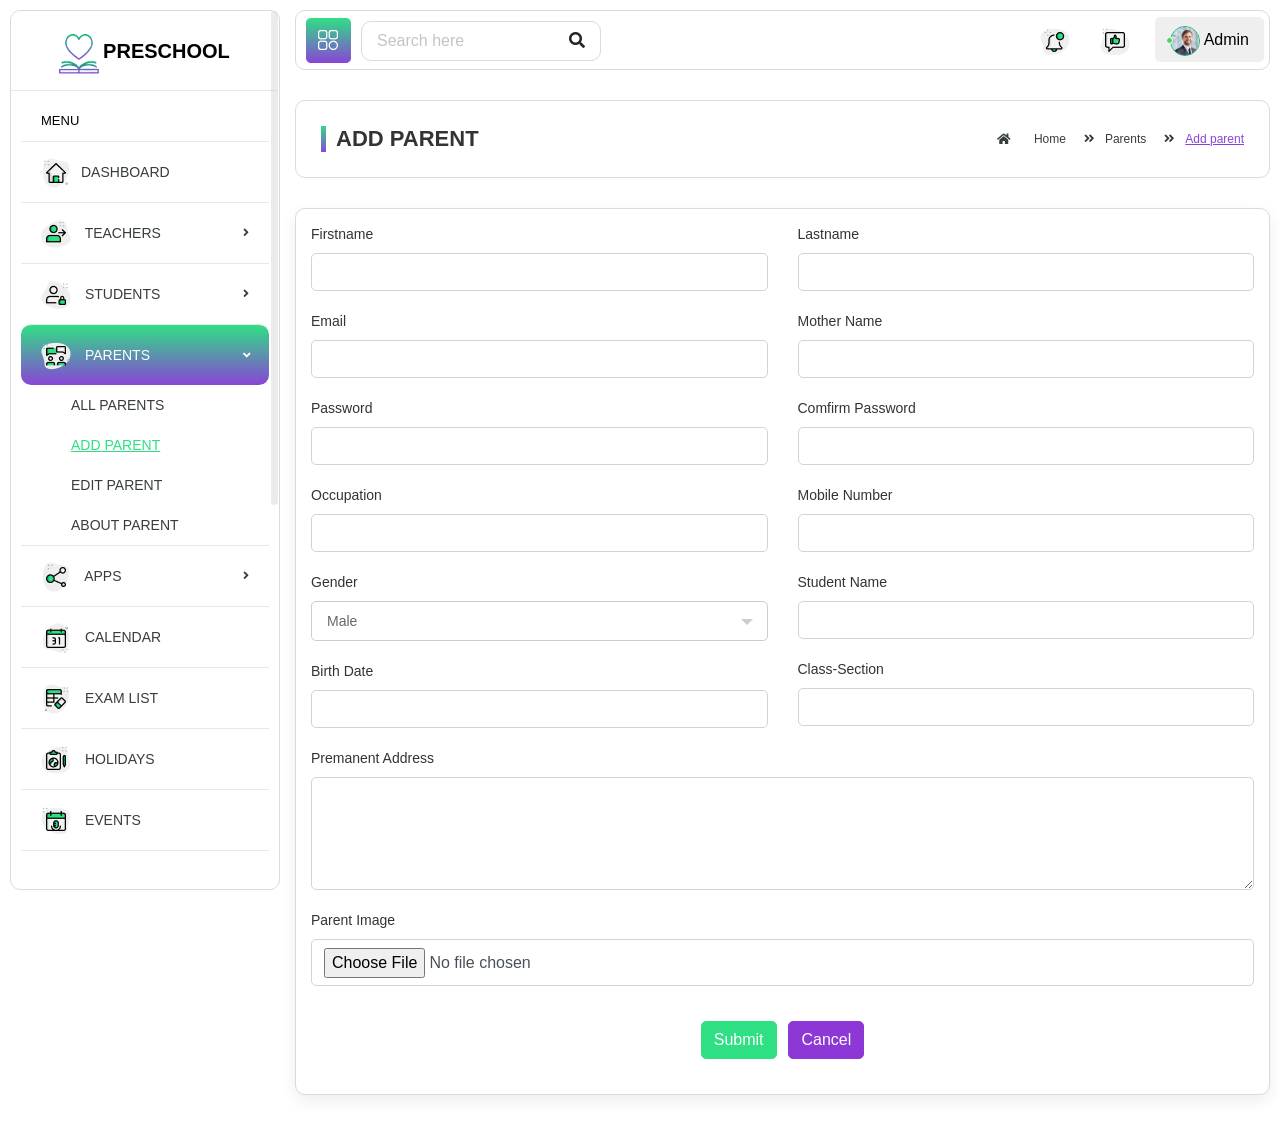
<file: school-bootsrap-admin-template-main/add-parent.html>
﻿<!DOCTYPE html>
<html lang="en">
<head>
<meta charset="utf-8">
<title>Preschool - Bootstrap Admin Template</title>
<meta name="viewport" content="width=device-width, initial-scale=1.0, user-scalable=0">

<link rel="shortcut icon" type="image/x-icon" href="assets/img/favicon.png">

<link href="../../../../css?family=Roboto:300,400,500,700,900" rel="stylesheet">

<link rel="stylesheet" href="assets/css/bootstrap.min.css">

<link rel="stylesheet" href="assets/plugins/fontawesome/css/all.min.css">
<link rel="stylesheet" href="assets/plugins/fontawesome/css/fontawesome.min.css">

<link rel="stylesheet" href="assets/plugins/datetimepicker/css/tempusdominus-bootstrap-4.min.css">

<link rel="stylesheet" href="assets/css/select2.min.css">

<link rel="stylesheet" href="assets/css/style.css">
<!--[if lt IE 9]>
		<script src="assets/js/html5shiv.min.js"></script>
		<script src="assets/js/respond.min.js"></script>
	<![endif]-->
</head>
<body>

<div class="main-wrapper">

<div class="header-outer">
<div class="header">
<a id="mobile_btn" class="mobile_btn float-left" href="#sidebar"><i class="fas fa-bars" aria-hidden="true"></i></a>
<a id="toggle_btn" class="float-left" href="javascript:void(0);">
<img src="assets/img/sidebar/icon-21.png" alt="">
</a>

<ul class="nav float-left">
<li>
<div class="top-nav-search">
<a href="javascript:void(0);" class="responsive-search">
<i class="fa fa-search"></i>
</a>
<form action="search.html">
<input class="form-control" type="text" placeholder="Search here">
<button class="btn" type="submit"><i class="fa fa-search"></i></button>
</form>
</div>
</li>
<li>
<a href="index.html" class="mobile-logo d-md-block d-lg-none d-block"><img src="assets/img/logo1.png" alt="" width="30" height="30"></a>
</li>
</ul>

<ul class="nav user-menu float-right">
<li class="nav-item dropdown d-none d-sm-block">
<a href="#" class="dropdown-toggle nav-link" data-toggle="dropdown">
<img src="assets/img/sidebar/icon-22.png" alt="">
</a>
<div class="dropdown-menu notifications">
<div class="topnav-dropdown-header">
<span>Notifications</span>
</div>
<div class="drop-scroll">
<ul class="notification-list">
<li class="notification-message">
<a href="activities.html">
<div class="media">
<span class="avatar">
<img alt="John Doe" src="assets/img/user-06.jpg" class="img-fluid rounded-circle">
</span>
<div class="media-body">
<p class="noti-details"><span class="noti-title">John Doe</span> is now following you </p>
<p class="noti-time"><span class="notification-time">4 mins ago</span></p>
 </div>
</div>
</a>
</li>
<li class="notification-message">
<a href="activities.html">
<div class="media">
<span class="avatar">T</span>
<div class="media-body">
<p class="noti-details"><span class="noti-title">Tarah Shropshire</span> sent you a message.</p>
<p class="noti-time"><span class="notification-time">6 mins ago</span></p>
</div>
</div>
</a>
</li>
<li class="notification-message">
<a href="activities.html">
<div class="media">
<span class="avatar">L</span>
<div class="media-body">
<p class="noti-details"><span class="noti-title">Misty Tison</span> like your photo.</p>
<p class="noti-time"><span class="notification-time">8 mins ago</span></p>
</div>
</div>
</a>
</li>
<li class="notification-message">
<a href="activities.html">
<div class="media">
<span class="avatar">G</span>
<div class="media-body">
<p class="noti-details"><span class="noti-title">Rolland Webber</span> booking appoinment for meeting.</p>
<p class="noti-time"><span class="notification-time">12 mins ago</span></p>
</div>
</div>
</a>
</li>
<li class="notification-message">
<a href="activities.html">
<div class="media">
<span class="avatar">T</span>
<div class="media-body">
<p class="noti-details"><span class="noti-title">Bernardo Galaviz</span> like your photo.</p>
<p class="noti-time"><span class="notification-time">2 days ago</span></p>
</div>
</div>
</a>
</li>
</ul>
</div>
<div class="topnav-dropdown-footer">
<a href="activities.html">View all Notifications</a>
</div>
</div>
</li>
<li class="nav-item dropdown d-none d-sm-block">
<a href="javascript:void(0);" id="open_msg_box" class="hasnotifications nav-link"><img src="assets/img/sidebar/icon-23.png" alt=""> </a>
</li>
<li class="nav-item dropdown has-arrow">
 <a href="#" class=" nav-link user-link" data-toggle="dropdown">
<span class="user-img"><img class="rounded-circle" src="assets/img/user-06.jpg" width="30" alt="Admin">
<span class="status online"></span></span>
<span>Admin</span>
</a>
<div class="dropdown-menu">
<a class="dropdown-item" href="profile.html">My Profile</a>
<a class="dropdown-item" href="edit-profile.html">Edit Profile</a>
<a class="dropdown-item" href="settings.html">Settings</a>
<a class="dropdown-item" href="login.html">Logout</a>
</div>
</li>
</ul>
<div class="dropdown mobile-user-menu float-right"> 
<a href="#" class="nav-link dropdown-toggle" data-toggle="dropdown" aria-expanded="false"><i class="fas fa-ellipsis-v"></i></a>
<div class="dropdown-menu dropdown-menu-right">
<a class="dropdown-item" href="profile.html">My Profile</a>
<a class="dropdown-item" href="edit-profile.html">Edit Profile</a>
<a class="dropdown-item" href="settings.html">Settings</a>
<a class="dropdown-item" href="login.html">Logout</a>
</div>
</div>
</div>
</div>


<div class="sidebar" id="sidebar">
<div class="sidebar-inner slimscroll">
<div id="sidebar-menu" class="sidebar-menu">
<div class="header-left">
<a href="index.html" class="logo">
<img src="assets/img/logo1.png" width="40" height="40" alt="">
<span class="text-uppercase">Preschool</span>
</a>
</div>
<ul class="sidebar-ul">
<li class="menu-title">Menu</li>
<li>
<a href="index.html"><img src="assets/img/sidebar/icon-1.png" alt="icon"><span>Dashboard</span></a>
</li>
<li class="submenu">
<a href="#"><img src="assets/img/sidebar/icon-2.png" alt="icon"> <span> Teachers</span> <span class="menu-arrow"></span></a>
<ul class="list-unstyled" style="display: none;">
<li><a href="all-teachers.html"><span>All Teachers</span></a></li>
<li><a href="add-teacher.html"><span>Add Teacher</span></a></li>
<li><a href="edit-teacher.html"><span>Edit Teacher</span></a></li>
<li><a href="about-teacher.html"><span>About Teacher</span></a></li>
</ul>
</li>
<li class="submenu">
<a href="#"><img src="assets/img/sidebar/icon-3.png" alt="icon"> <span> Students</span> <span class="menu-arrow"></span></a>
<ul class="list-unstyled" style="display: none;">
<li><a href="all-students.html"><span>All Students</span></a></li>
<li><a href="add-student.html"><span>Add Student</span></a></li>
<li><a href="edit-student.html"><span>Edit Student</span></a></li>
<li><a href="about-student.html"><span>ABout student</span></a></li>
</ul>
</li>
<li class="submenu">
<a href="#"><img src="assets/img/sidebar/icon-4.png" alt="icon"> <span> Parents</span> <span class="menu-arrow"></span></a>
<ul class="list-unstyled" style="display: none;">
<li><a href="all-parents.html"><span>All Parents</span></a></li>
<li><a class="active" href="add-parent.html"><span>Add Parent</span></a></li>
<li><a href="edit-parent.html"><span>Edit Parent</span></a></li>
<li><a href="about-parent.html"><span>About Parent</span></a></li>
</ul>
</li>
<li class="submenu">
<a href="javascript:void(0);"><img src="assets/img/sidebar/icon-5.png" alt="icon"> <span>Apps</span> <span class="menu-arrow"></span></a>
<ul style="display: none;">
<li class="submenu">
<a href="javascript:void(0);"><span>Email</span> <span class="menu-arrow"></span></a>
<ul style="display: none;">
<li><a href="compose.html"><span>Compose Mail</span></a></li>
<li>
<a href="inbox.html"> <span> Inbox</span> </a>
</li>
<li><a href="mail-view.html"><span>Mailview</span></a></li>
</ul>
</li>
<li>
<a href="chat.html"> Chat <span class="badge badge-pill bg-primary float-right">5</span></a>
</li>
<li class="submenu">
<a href="#"><span> Calls</span> <span class="menu-arrow"></span></a>
<ul class="list-unstyled" style="display: none;">
<li><a href="voice-call.html"><span>Voice Call</span></a></li>
<li><a href="video-call.html"><span>Video Call</span></a></li>
<li><a href="incoming-call.html"><span>Incoming Call</span></a></li>
</ul>
</li>
<li>
<a href="contacts.html"><span> Contacts</span></a>
</li>
</ul>
</li>
<li>
<a href="calendar.html"><img src="assets/img/sidebar/icon-6.png" alt="icon"> <span>Calendar</span></a>
</li>
<li>
<a href="exam-list.html"><img src="assets/img/sidebar/icon-7.png" alt="icon"> <span>Exam list</span></a>
</li>
<li>
<a href="holidays.html"><img src="assets/img/sidebar/icon-8.png" alt="icon"> <span>Holidays</span></a>
</li>
<li>
<a href="calendar.html"><img src="assets/img/sidebar/icon-9.png" alt="icon"><span> Events</span></a>
</li>
<li class="submenu">
<a href="#"><img src="assets/img/sidebar/icon-10.png" alt="icon"><span> Accounts </span> <span class="menu-arrow"></span></a>
<ul class="list-unstyled" style="display: none;">
<li><a href="invoices.html"><span>Invoices</span></a></li>
<li><a href="payments.html"><span>Payments</span></a></li>
<li><a href="expenses.html"><span>Expenses</span></a></li>
<li><a href="provident-fund.html"><span>Provident Fund</span></a></li>
<li><a href="taxes.html"><span>Taxes</span></a></li>
 </ul>
</li>
<li class="submenu">
<a href="#"><img src="assets/img/sidebar/icon-11.png" alt="icon"><span> Payroll </span> <span class="menu-arrow"></span></a>
<ul class="list-unstyled" style="display: none;">
<li><a href="salary.html"><span> Employee Salary </span></a></li>
<li><a href="salary-view.html"><span> Payslip </span></a></li>
</ul>
</li>
<li class="submenu">
<a href="#"><img src="assets/img/sidebar/icon-12.png" alt="icon"> <span> Blog</span> <span class="menu-arrow"></span></a>
<ul class="list-unstyled" style="display: none;">
<li><a href="blog.html"><span>Blog</span></a></li>
<li><a href="blog-details.html"><span>Blog View</span></a></li>
<li><a href="add-blog.html"><span>Add Blog</span></a></li>
<li><a href="edit-blog.html"><span>Edit Blog</span></a></li>
</ul>
</li>
<li class="submenu">
<a href="javascript:void(0);" class="noti-dot"><img src="assets/img/sidebar/icon-13.png" alt="icon"> <span>Management </span> <span class="menu-arrow"></span></a>
<ul style="display: none;">
<li class="submenu">
<a href="#"><span> Employees</span> <span class="menu-arrow"></span></a>
<ul class="list-unstyled" style="display: none;">
<li><a href="all-employees.html"><span>All Employees</span></a></li>
<li><a href="holidays.html"><span>Holidays</span></a></li>
<li><a href="leaves.html"><span>Leave Requests</span> <span class="badge badge-pill bg-primary float-right">1</span></a></li>
<li><a href="attendance.html"><span>Attendance</span></a></li>
<li><a href="departments.html"><span>Departments</span></a></li>
<li><a href="designations.html"><span>Designations</span></a></li>
</ul>
</li>
<li>
<a href="activities.html"><span>Activities</span></a>
</li>
<li>
<a href="users.html"><span>Users</span></a>
</li>
<li class="submenu">
<a href="#"><span> Reports </span> <span class="menu-arrow"></span></a>
<ul class="list-unstyled" style="display: none;">
<li><a href="expense-reports.html"> <span>Expense Report </span></a></li>
<li><a href="invoice-reports.html"> <span>Invoice Report</span> </a></li>
</ul>
</li>
</ul>
</li>
<li>
<a href="settings.html"><img src="assets/img/sidebar/icon-14.png" alt="icon"> <span>Settings</span></a>
</li>
<li class="menu-title">UI Elements</li>
<li class="submenu">
<a href="#"><img src="assets/img/sidebar/icon-15.png" alt="icon"> <span> Components</span> <span class="menu-arrow"></span></a>
<ul class="list-unstyled" style="display: none;">
 <li><a href="uikit.html"><span>UI Kit</span></a></li>
<li><a href="typography.html"><span>Typography</span></a></li>
<li><a href="tabs.html"><span>Tabs</span></a></li>
</ul>
</li>
<li class="submenu">
<a href="#"><img src="assets/img/sidebar/icon-26.png" alt="icon"> <span> Elements</span> <span class="menu-arrow"></span></a>
<ul class="list-unstyled" style="display: none;">
<li><a href="sweetalerts.html">Sweet Alerts</a></li>
<li><a href="tooltip.html">Tooltip</a></li>
<li><a href="popover.html">Popover</a></li>
<li><a href="ribbon.html">Ribbon</a></li>
<li><a href="clipboard.html">Clipboard</a></li>
<li><a href="drag-drop.html">Drag & Drop</a></li>
<li><a href="rangeslider.html">Range Slider</a></li>
<li><a href="rating.html">Rating</a></li>
<li><a href="toastr.html">Toastr</a></li>
<li><a href="text-editor.html">Text Editor</a></li>
<li><a href="counter.html">Counter</a></li>
<li><a href="scrollbar.html">Scrollbar</a></li>
<li><a href="spinner.html">Spinner</a></li>
<li><a href="notification.html">Notification</a></li>
<li><a href="lightbox.html">Lightbox</a></li>
<li><a href="stickynote.html">Sticky Note</a></li>
<li><a href="timeline.html">Timeline</a></li>
<li><a href="horizontal-timeline.html">Horizontal Timeline</a></li>
<li><a href="form-wizard.html">Form Wizard</a></li>
</ul>
</li>
<li class="submenu">
<a href="#"><img src="assets/img/sidebar/icon-27.png" alt="icon"> <span> Chart</span> <span class="menu-arrow"></span></a>
<ul class="list-unstyled" style="display: none;">
<li><a href="chart-apex.html">Apex Charts</a></li>
<li><a href="chart-js.html">Chart Js</a></li>
<li><a href="chart-morris.html">Morris Charts</a></li>
<li><a href="chart-flot.html">Flot Charts</a></li>
<li><a href="chart-peity.html">Peity Charts</a></li>
<li><a href="chart-c3.html">C3 Charts</a></li>
</ul>
</li>
<li class="submenu">
<a href="#"><img src="assets/img/sidebar/icon-28.png" alt="icon"> <span>Icons</span> <span class="menu-arrow"></span></a>
<ul class="list-unstyled" style="display: none;">
<li><a href="icon-fontawesome.html">Fontawesome Icons</a></li>
<li><a href="icon-feather.html">Feather Icons</a></li>
<li><a href="icon-ionic.html">Ionic Icons</a></li>
<li><a href="icon-material.html">Material Icons</a></li>
<li><a href="icon-pe7.html">Pe7 Icons</a></li>
<li><a href="icon-simpleline.html">Simpleline Icons</a></li>
<li><a href="icon-themify.html">Themify Icons</a></li>
<li><a href="icon-weather.html">Weather Icons</a></li>
<li><a href="icon-typicon.html">Typicon Icons</a></li>
<li><a href="icon-flag.html">Flag Icons</a></li>
</ul>
</li>
<li class="submenu">
<a href="#"><img src="assets/img/sidebar/icon-17.png" alt="icon"> <span> Forms</span> <span class="menu-arrow"></span></a>
<ul class="list-unstyled" style="display: none;">
<li><a href="basic-inputs.html"><span>Basic Input</span></a></li>
<li><a href="form-basic-inputs.html"><span>Basic Inputs</span></a></li>
<li><a href="form-input-groups.html"><span>Input Groups</span></a></li>
<li><a href="form-horizontal.html"><span>Horizontal Form</span></a></li>
<li><a href="form-vertical.html"><span>Vertical Form</span></a></li>
<li><a href="form-validation.html"> Form Validation </a></li>
<li><a href="form-select2.html">Form Select2 </a></li>
<li><a href="form-fileupload.html">File Upload </a></li>
</ul>
</li>
<li class="submenu">
<a href="#"><img src="assets/img/sidebar/icon-18.png" alt="icon"> <span> Tables</span> <span class="menu-arrow"></span></a>
<ul class="list-unstyled" style="display: none;">
<li><a href="tables-basic.html"><span>Basic Tables</span></a></li>
<li><a href="tables-datatables.html"><span>Data Table</span></a></li>
</ul>
</li>
<li class="menu-title"><span>Extras</span></li>
<li class="submenu">
<a href="#"><img src="assets/img/sidebar/icon-19.png" alt="icon"> <span>Pages</span> <span class="menu-arrow"></span></a>
<ul class="list-unstyled" style="display: none;">
<li><a href="login.html"> <span>Login </span></a></li>
<li><a href="register.html"><span> Register </span></a></li>
<li><a href="forgot-password.html"> <span>Forgot Password</span> </a></li>
<li><a href="change-password2.html"> <span>Change Password</span> </a></li>
<li><a href="lock-screen.html"> <span>Lock Screen </span></a></li>
<li><a href="profile.html"> <span>Profile</span> </a></li>
<li><a href="gallery.html"> <span>Gallery </span></a></li>
<li><a href="error-404.html"><span>404 Error </span></a></li>
<li><a href="error-500.html"><span>500 Error </span></a></li>
<li><a href="blank-page.html"><span> Blank Page</span> </a></li>
</ul>
</li>
<li class="submenu">
<a href="javascript:void(0);"><img src="assets/img/sidebar/icon-20.png" alt="icon"> <span>Multi Level</span> <span class="menu-arrow"></span></a>
<ul style="display: none;">
<li class="submenu">
<a href="javascript:void(0);"><span>Level 1</span> <span class="menu-arrow"></span></a>
<ul style="display: none;">
<li><a href="javascript:void(0);"><span>Level 2</span></a></li>
<li class="submenu">
<a href="javascript:void(0);"> <span> Level 2</span> <span class="menu-arrow"></span></a>
<ul class="list-unstyled" style="display: none;">
<li><a href="javascript:void(0);">Level 3</a></li>
<li><a href="javascript:void(0);">Level 3</a></li>
</ul>
</li>
<li><a href="javascript:void(0);"><span>Level 2</span></a></li>
</ul>
</li>
<li>
<a href="javascript:void(0);"><span>Level 1</span></a>
</li>
</ul>
 </li>
</ul>
</div>
</div>
</div>


<div class="page-wrapper">
<div class="content container-fluid">
<div class="page-header">
<div class="row">
<div class="col-lg-6 col-md-6 col-sm-6 col-12">
<h5 class="text-uppercase mb-0 mt-0 page-title">add parent</h5>
</div>
<div class="col-lg-6 col-md-6 col-sm-6 col-12">
<ul class="breadcrumb float-right p-0 mb-0">
<li class="breadcrumb-item"><a href="index.html"><i class="fas fa-home"></i> Home</a></li>
<li class="breadcrumb-item"><a href="index.html">Parents</a></li>
<li class="breadcrumb-item"><span> Add parent</span></li>
</ul>
</div>
</div>
</div>
<div class="page-content">
<div class="row">
<div class="col-lg-12 col-md-12 col-sm-12 col-12">
<div class="card">
<div class="card-body">
<div class="row">
<div class="col-lg-6 col-md-6 col-sm-6 col-12">
<form>
<div class="form-group">
<label>Firstname</label>
<input type="text" class="form-control">
</div>
<div class="form-group">
<label>Email</label>
<input type="text" class="form-control">
</div>
<div class="form-group">
<label>Password</label>
<input type="password" class="form-control">
</div>
<div class="form-group">
<label>Occupation</label>
<input type="text" class="form-control">
</div>
<div class="form-group">
<label>Gender</label>
<select class="form-control select">
<option>Male</option>
<option>Female</option>
</select>
</div>
<div class="form-group">
<label>Birth Date</label>
<input class="form-control datetimepicker-input datetimepicker" type="text" data-toggle="datetimepicker">
</div>
</form>
</div>
<div class="col-lg-6 col-md-6 col-sm-6 col-12">
<form>
<div class="form-group">
<label>Lastname</label>
<input type="text" class="form-control">
</div>
<div class="form-group">
<label>Mother Name</label>
<input type="text" class="form-control">
</div>
<div class="form-group">
<label>Comfirm Password</label>
<input type="password" class="form-control">
</div>
<div class="form-group">
<label>Mobile number</label>
<input type="text" class="form-control">
</div>
<div class="form-group">
<label>Student Name</label>
<input type="text" class="form-control">
</div>
<div class="form-group">
<label>Class-Section</label>
<input type="text" class="form-control">
</div>
</form>
</div>
<div class="col-lg-12 col-md-12 col-sm-12 col-12">
<form>
<div class="form-group">
<label>Premanent Address</label>
<textarea class="form-control" rows="4"></textarea>
</div>
</form>
</div>
<div class="col-lg-12 col-md-12 col-sm-12 col-12">
<form>
<div class="form-group">
<label>Parent Image</label>
<input type="file" name="pic" accept="image/*" class="form-control">
</div>
</form>
</div>
<div class="col-lg-12 col-md-12 col-sm-12 col-12">
<form>
<div class="form-group text-center custom-mt-form-group">
<button class="btn btn-primary mr-2" type="submit">Submit</button>
<button class="btn btn-secondary" type="reset">Cancel</button>
</div>
</form>
</div>
</div>
</div>
</div>
</div>
</div>
</div>
</div>
<div class="notification-box">
<div class="msg-sidebar notifications msg-noti">
<div class="topnav-dropdown-header">
<span>Messages</span>
</div>
<div class="drop-scroll msg-list-scroll">
<ul class="list-box">
<li>
<a href="chat.html">
<div class="list-item">
<div class="list-left">
<span class="avatar">R</span>
</div>
<div class="list-body">
<span class="message-author">Richard Miles </span>
<span class="message-time">12:28 AM</span>
<div class="clearfix"></div>
<span class="message-content">Lorem ipsum dolor sit amet, consectetur adipiscing</span>
</div>
</div>
</a>
</li>
<li>
<a href="chat.html">
<div class="list-item new-message">
<div class="list-left">
<span class="avatar">J</span>
</div>
<div class="list-body">
<span class="message-author">Ruth C. Gault</span>
<span class="message-time">1 Aug</span>
<div class="clearfix"></div>
<span class="message-content">Lorem ipsum dolor sit amet, consectetur adipiscing</span>
</div>
</div>
</a>
</li>
<li>
<a href="chat.html">
<div class="list-item">
<div class="list-left">
<span class="avatar">T</span>
</div>
<div class="list-body">
<span class="message-author"> Tarah Shropshire </span>
<span class="message-time">12:28 AM</span>
<div class="clearfix"></div>
<span class="message-content">Lorem ipsum dolor sit amet, consectetur adipiscing</span>
</div>
</div>
</a>
</li>
<li>
<a href="chat.html">
<div class="list-item">
<div class="list-left">
<span class="avatar">M</span>
</div>
<div class="list-body">
<span class="message-author">Mike Litorus</span>
<span class="message-time">12:28 AM</span>
<div class="clearfix"></div>
<span class="message-content">Lorem ipsum dolor sit amet, consectetur adipiscing</span>
</div>
</div>
</a>
</li>
<li>
<a href="chat.html">
<div class="list-item">
<div class="list-left">
<span class="avatar">C</span>
</div>
<div class="list-body">
<span class="message-author"> Catherine Manseau </span>
<span class="message-time">12:28 AM</span>
<div class="clearfix"></div>
<span class="message-content">Lorem ipsum dolor sit amet, consectetur adipiscing</span>
</div>
</div>
</a>
</li>
<li>
<a href="chat.html">
<div class="list-item">
<div class="list-left">
<span class="avatar">D</span>
</div>
<div class="list-body">
<span class="message-author"> Domenic Houston </span>
<span class="message-time">12:28 AM</span>
<div class="clearfix"></div>
<span class="message-content">Lorem ipsum dolor sit amet, consectetur adipiscing</span>
</div>
</div>
</a>
</li>
<li>
<a href="chat.html">
 <div class="list-item">
<div class="list-left">
<span class="avatar">B</span>
</div>
<div class="list-body">
<span class="message-author"> Buster Wigton </span>
<span class="message-time">12:28 AM</span>
<div class="clearfix"></div>
<span class="message-content">Lorem ipsum dolor sit amet, consectetur adipiscing</span>
</div>
</div>
</a>
</li>
<li>
<a href="chat.html">
<div class="list-item">
<div class="list-left">
<span class="avatar">R</span>
</div>
<div class="list-body">
<span class="message-author"> Rolland Webber </span>
<span class="message-time">12:28 AM</span>
<div class="clearfix"></div>
<span class="message-content">Lorem ipsum dolor sit amet, consectetur adipiscing</span>
</div>
</div>
</a>
</li>
<li>
<a href="chat.html">
<div class="list-item">
<div class="list-left">
<span class="avatar">C</span>
</div>
<div class="list-body">
<span class="message-author"> Claire Mapes </span>
<span class="message-time">12:28 AM</span>
<div class="clearfix"></div>
<span class="message-content">Lorem ipsum dolor sit amet, consectetur adipiscing</span>
</div>
</div>
</a>
</li>
<li>
<a href="chat.html">
<div class="list-item">
<div class="list-left">
<span class="avatar">M</span>
</div>
<div class="list-body">
<span class="message-author">Melita Faucher</span>
<span class="message-time">12:28 AM</span>
<div class="clearfix"></div>
<span class="message-content">Lorem ipsum dolor sit amet, consectetur adipiscing</span>
</div>
</div>
</a>
</li>
<li>
<a href="chat.html">
<div class="list-item">
<div class="list-left">
<span class="avatar">J</span>
</div>
<div class="list-body">
 <span class="message-author">Jeffery Lalor</span>
<span class="message-time">12:28 AM</span>
<div class="clearfix"></div>
<span class="message-content">Lorem ipsum dolor sit amet, consectetur adipiscing</span>
</div>
</div>
</a>
</li>
<li>
<a href="chat.html">
<div class="list-item">
<div class="list-left">
<span class="avatar">L</span>
</div>
<div class="list-body">
<span class="message-author">Loren Gatlin</span>
<span class="message-time">12:28 AM</span>
<div class="clearfix"></div>
<span class="message-content">Lorem ipsum dolor sit amet, consectetur adipiscing</span>
</div>
</div>
</a>
</li>
<li>
<a href="chat.html">
<div class="list-item">
<div class="list-left">
<span class="avatar">T</span>
</div>
<div class="list-body">
<span class="message-author">Tarah Shropshire</span>
<span class="message-time">12:28 AM</span>
<div class="clearfix"></div>
<span class="message-content">Lorem ipsum dolor sit amet, consectetur adipiscing</span>
</div>
</div>
</a>
</li>
</ul>
</div>
<div class="topnav-dropdown-footer">
<a href="chat.html">See all messages</a>
</div>
</div>
</div>
</div>

</div>

<script src="assets/js/jquery-3.6.0.min.js"></script>

<script src="assets/js/bootstrap.bundle.min.js"></script>

<script src="assets/js/jquery.slimscroll.js"></script>

<script src="assets/js/select2.min.js"></script>
<script src="assets/js/moment.min.js"></script>

<script src="assets/plugins/datetimepicker/js/tempusdominus-bootstrap-4.min.js"></script>

<script src="assets/js/app.js"></script>
</body>
</html>
</file>
<file: css/msufini-style.css>
@import url('https://fonts.googleapis.com/css?family=Muli:300,700|Nunito');

  body {
    background: #ffffff;
    font-family: 'Nunito', sans-serif;
    overflow-x: hidden;
    padding-top: 70px;
  }


  /*---------------------------------------
     TYPOGRAPHY              
  -----------------------------------------*/


  h1,h2,h3,h4,h5,h6 {
    font-family: 'Muli', sans-serif;
    font-weight: bold;
    line-height: inherit;
  }

  h1 {
    color: #252525;
    font-size: 3em;
    line-height: normal;
  }

  h2 {
    color: #353535;
    font-size: 2em;
    padding-bottom: 10px;
  }

  h3 {
    font-size: 1.5em;
    margin-bottom: 0;
  }

  h3,
  h3 a {
    color: #454545;
  }

  p {
    color: #757575;
    font-size: 14px;
    font-weight: normal;
    line-height: 24px;
  }



  /*---------------------------------------
     GENERAL               
  -----------------------------------------*/

  html{
    -webkit-font-smoothing: antialiased;
  }

  a {
    color: #252525;
    -webkit-transition: 0.5s;
    transition: 0.5s;
    text-decoration: none !important;
  }

  a,
  input, button,
  .form-control {
    -webkit-transition: 0.5s;
    transition: 0.5s;
  }

  a:hover, a:active, a:focus {
    color: #29ca8e;
    outline: none;
  }

  ::-webkit-scrollbar{
    width: 8px;
    height: 8px;
  }

  ::-webkit-scrollbar-thumb {
    cursor: pointer;
    background: #000000;
  }

  .section-title {
    padding-bottom: 40px;
  }

  .section-title h2 {
    margin: 0;
  }

  .section-title small {
    display: block;
  }

  .overlay {
    background: rgba(20,20,20,0.5);
    position: absolute;
    top: 0;
    right: 0;
    bottom: 0;
    left: 0;
    width: 100%;
    height: 100%;
  }

  .entry-form {
    background: #252020;
    border-radius:100%;
    text-align: center;
    padding: 6em;
    width:450px;
    height: 450px;
  }

  .entry-form h2 {
    color: #ffffff;
    margin: 0;
  }

  .entry-form .form-control {
    background: transparent;
    border: 0;
    border-bottom: 1px solid;
    border-radius: 0;
    box-shadow: none;
    height: 45px;
    margin: 10px 0;
  }

  .entry-form .submit-btn {
    background: #ffffff;
    border-radius: 50px;
    border: 0;
    color: #252020;
    width: 50%;
    height: 50px;
    margin: 30px auto;
    margin-bottom: 10px;
  }

  .entry-form .submit-btn:hover {
    background: #3f51b5;
    color: #ffffff;
  }

  section {
    position: relative;
    padding: 100px 0;
  }

  #team,
  #testimonial {
    background: #f9f9f9;
  }

  #team, 
  #testimonial {
    text-align: center;
  }
  
  #google-map iframe {
    border: 0;
    width: 100%;
    height: 390px;
  }



  /*---------------------------------------
     BUTTONS               
  -----------------------------------------*/

  .section-btn {
    background: transparent;
    border-radius: 50px;
    border: 1px solid #ffffff;
    color: #ffffff;
    font-size: inherit;
    font-weight: normal;
    padding: 15px 30px;
    transition: 0.5s;
  }

  .section-btn:hover {
    background: #ffffff;
    border-color: transparent;
  }



  /*---------------------------------------
       PRE LOADER              
  -----------------------------------------*/

  .preloader {
    position: fixed;
    top: 0;
    left: 0;
    width: 100%;
    height: 100%;
    z-index: 99999;
    display: flex;
    flex-flow: row nowrap;
    justify-content: center;
    align-items: center;
    background: none repeat scroll 0 0 #ffffff;
  }

  .spinner {
    border: 1px solid transparent;
    border-radius: 3px;
    position: relative;
  }

  .spinner:before {
    content: '';
    box-sizing: border-box;
    position: absolute;
    top: 50%;
    left: 50%;
    width: 45px;
    height: 45px;
    margin-top: -10px;
    margin-left: -10px;
    border-radius: 50%;
    border: 1px solid #575757;
    border-top-color: #ffffff;
    animation: spinner .9s linear infinite;
  }

  @-webkit-@keyframes spinner {
    to {transform: rotate(360deg);}
  }

  @keyframes spinner {
    to {transform: rotate(360deg);}
  }



  /*---------------------------------------
      MENU              
  -----------------------------------------*/

  .custom-navbar {
    background: #ffffff;
    border-top: 5px solid #29ca8e;
    border-bottom: 0;
    -webkit-box-shadow: 0 1px 30px rgba(0, 0, 0, 0.1);
    -moz-box-shadow: 0 1px 30px rgba(0, 0, 0, 0.1);
    box-shadow: 0 1px 30px rgba(0, 0, 0, 0.1);
    padding: 12px 0;
    margin-bottom: 0;
    padding: 0;
  }

  .custom-navbar .navbar-brand {
    color: #454545;
    font-size: 18px;
    font-weight: bold;
    line-height: 40px;
  }

  .custom-navbar .navbar-nav.navbar-nav-first {
    margin-left: 8em;
  }

  .custom-navbar .navbar-nav.navbar-right li a {
    padding-right: 12px;
    padding-left: 12px;
  }

  .custom-navbar .navbar-nav.navbar-right li a .fa {
    background: #29ca8e;
    border-radius: 100%;
    color: #ffffff;
    width: 30px;
    height: 30px;
    line-height: 30px;
    text-align: center;
    display: inline-block;
    margin-right: 5px;
  }

  .custom-navbar .nav li a {
    line-height: 40px;
    color: #575757;
    padding-right: 22px;
    padding-left: 22px;
  }

  .custom-navbar .navbar-nav > li > a:hover,
  .custom-navbar .navbar-nav > li > a:focus {
    background-color: transparent;
  }

  .custom-navbar .nav li a:hover {
    background-color: #29ca8e;
    color: #ffffff;
  }

  .custom-navbar .nav li.active > a {
    background-color: #29ca8e;
    color: #ffffff;
  }

  .custom-navbar .navbar-toggle {
    border: none;
    padding-top: 10px;
  }

  .custom-navbar .navbar-toggle {
    background-color: transparent;
  }

  .custom-navbar .navbar-toggle .icon-bar {
    background: #252525;
    border-color: transparent;
  }



  /*---------------------------------------
      HOME  & SLIDER            
  -----------------------------------------*/

  #home {
    padding: 0;
  }

  #home h1 {
    color: #ffffff;
  }

  #home h3 {
    color: #f9f9f9;
    font-size: 16px;
    font-weight: 300;
    margin: 0;
    padding: 5px 0 40px 0;
  }

  @media (min-width: 768px) {
    .home-slider .col-md-6 {
      padding-left: 0;
    }
  }

  .home-slider .caption {
    display: flex;
    justify-content: center;
    flex-direction: column;
    text-align: left;
    background-color: rgba(20,20,20,0.2);
    height: 100%;
    color: #fff;
    cursor: e-resize;
  }

  .home-slider .item {
    background-repeat: no-repeat;
    background-attachment: local;
    background-size: cover;
    height: 650px;
  }
  
  .caption h3 a { color: #FFF; }
  .caption h3 a:hover { color: #FF3; }

  .home-slider .item-first {
    background-image: url(../images/mpira.jpg);
	background-position: center;
  }

  .home-slider .item-second {
    background-image: url(../images/maktaba\ 3.webp);
  }

  .home-slider .item-third {
    background-image: url(../images/wanafunzi.jpeg);
  }

  .home-slider .item-fourth {
    background-image: url src('images/slider-image2.jpg');
  }



  /*---------------------------------------
      FEATURE              
  -----------------------------------------*/

  .feature-thumb {
    border: 1px solid #f0f0f0;
    padding: 5em 3em;
  }

  .feature-thumb span {
    background: #3f51b5;
    border-radius: 50px;
    color: #ffffff;
    font-size: 25px;
    font-weight: bold;
    display: inline-block;
    width: 60px;
    height: 60px;
    line-height: 60px;
    text-align: center;
    margin-bottom: 5px;
  }

  .feature-thumb h3 {
    margin: 10px 0;
  }



  /*---------------------------------------
      ABOUT              
  -----------------------------------------*/

  #about figure {
    display: inline-block;
    vertical-align: top;
    margin-left: 15px;
  }

  #about figure span {
    float: left;
    margin-left: -15px;
    padding: 15px 20px;
    position: relative;
    top: 20px;
  }

  #about figure span i {
    background: #29ca8e;
    border-radius: 50px;
    color: #ffffff;
    font-size: 25px;
    width: 50px;
    height: 50px;
    line-height: 50px;
    text-align: center;
  }



  /*---------------------------------------
      TEAM              
  -----------------------------------------*/

  .team-thumb {
    background: #ffffff;
    position: relative;
    overflow: hidden;
    text-align: left;
  }

  .team-info {
    padding: 20px 30px;
  }

  .team-image img {
    width: 100%;
  }

  .team-thumb .social-icon {
    border-top: 1px solid #f0f0f0;
    padding: 4px 20px 0 20px;
  }

  .team-thumb .social-icon li a {
    background: #ffffff;
    color: #252020;
  }

  .team-info h3 {
    margin: 0;
  }


  /*---------------------------------------
      COURSES             
  -----------------------------------------*/

  #courses .section-title {
    text-align: center;
  }

  #courses .owl-theme .owl-nav {
    margin-top: 30px;
  }

  #courses .owl-theme .owl-nav [class*=owl-] {
    border-radius: 2px;
    font-size: 16px;
    width: 30px;
    height: 30px;
    line-height: 30px;
    text-align: center;
    padding: 0;
  }

  .courses-thumb {
    background: #f9f9f9;
    position: relative;
  }

  .courses-top {
    position: relative;
  }

  .school event-image {
    background: linear-gradient(to right, #202020, #101010);
  }

  .courses-date {
    background: linear-gradient(rgba(255, 0, 0, 0), rgba(0, 0, 0, 0.6));
    width: 100%;
    position: absolute;
    bottom: 0;
    padding: 20px 25px;
  }

  .courses-date span,
  .courses-author span {
    font-size: 14px;
    font-weight: bold;
  }

  .courses-date span {
    color: #ffffff;
    display: inline-block;
    margin-right: 10px;
  }

  .courses-detail {
    padding: 25px 25px 15px 25px;
  }

  .courses-detail h3 {
    margin: 0 0 2px 0;
  }

  .courses-info {
    border-top: 1px solid #f0f0f0;
    position: relative;
    clear: both;
    padding: 15px 25px;
  }

  .courses-author,
  .courses-author span {
    display: inline-block;
    vertical-align: middle;
  }

  .courses-author img {
    display: inline-block !important;
    border-radius: 50px;
    width: 50px !important;
    height: 50px;
    margin-right: 10px;
  }

  .courses-price {
    float: right;
    margin-top: 10px;
  }

  .courses-price span {
    background: #29ca8e;
    border-radius: 2px;
    color: #ffffff;
    display: block;
    padding: 5px 10px;
  }

  .courses-price.free span {
    background: #3f51b5;
  }



  /*---------------------------------------
     NEWS              
  -----------------------------------------*/

  .news-thumb {
    clear: both;
    position: relative;
    overflow: hidden;
    margin-bottom: 30px;
  }

  .news-thumb .news-image {
    float: left;
    width: 40%;
    margin-right: 30px;
  }

  .news-info h3 {
    margin-top: 5px;
    margin-bottom: 10px;
  }

  .news-date span {
    color: #909090;
    font-weight: bold;
  }



  /*---------------------------------------
      TESTIMONIAL             
  -----------------------------------------*/

  #testimonial .item {
    background: #ffffff;
    margin: 20px 0;
    padding: 4em 3em;
    text-align: left;
  }

  #courses .col-md-4,
  #testimonial .col-md-4 {
    display: block;
    width: 100%;
  }

  #testimonial .item > p {
    font-size: 16px;
    line-height: 26px;
  }

  .tst-rating {
    margin-bottom: 15px;
  }

  .tst-rating .fa {
    color: #3f51b5;
  }

  .tst-image,
  .tst-author {
    display: inline-block;
    vertical-align: middle;
    margin-bottom: 20px;
    text-align: left;
  }

  .tst-image img {
    border-radius: 50px;
    width: 60px !important;
    height: 60px;
    margin-right: 15px;
  }

  .tst-author h4 {
    margin: 0;
  }

  .tst-author span {
    color: #808080;
    font-size: 14px;
  }



  /*---------------------------------------
      CONTACT             
  -----------------------------------------*/

  #contact {
    background: #3f51b5;
  }

  #contact h2 {
    color: #ffffff;
  }

  #contact .section-title {
    padding-bottom: 20px;
  }

  #contact h2 > small,
  #contact p,
  #contact a {
    color: #f9f9f9;
  }

  #contact-form {
    padding: 1em 0;
  }

  #contact-form .col-md-12,
  #contact-form .col-md-4 {
    padding-left: 0;
  }

  #contact-form .form-control {
    border: 0;
    border-radius: 5px;
    box-shadow: none;
    margin: 10px 0;
  }

  #contact-form input {
    height: 50px;
  }

  #contact-form input[type='submit'] {
    border-radius: 50px;
    border: 1px solid transparent;
  }

  #contact-form input[type='submit']:hover {
    background: transparent;
    border-color: #ffffff;
    color: #ffffff;
  }
  



  /*---------------------------------------
     FOOTER              
  -----------------------------------------*/

  footer {
    background: #252020;
    padding: 120px 0;
  }

  footer .section-title {
    padding-bottom: 10px;
  }

  footer h2 {
    font-size: 20px;
  }

  footer a,
  footer p {
    color: #909090;
  }

  footer strong {
    color: #d9d9d9;
  }

  footer address p {
    margin-bottom: 0;
  }

  footer .social-icon {
    margin-top: 25px;
  }

  .footer-info {
    margin-right: 2em;
  }

  .footer-info h2 {
    color: #ffffff;
    padding: 0;
  }

  .footer_menu h2 {
    margin-top: 2em;
  }

  .footer_menu ul {
    margin: 0;
    padding: 0;
  }

  .footer_menu li {
    display: inline-block;
    list-style: none;
    margin: 5px 10px 5px 0;
  }

  .newsletter-form .form-control {
    background: transparent;
    border-radius: 0;
    box-shadow: none;
    border: 0;
    border-bottom: 1px solid #303030;
    height: 50px;
    margin: 5px 0;
  }

  .newsletter-form input[type="submit"] {
    background: transparent;
    border: 1px solid #f9f9f9;
    border-radius: 50px;
    color: #ffffff;
    display: block;
    margin-top: 20px;
    outline: none;
    width: 50%;
  }

  .newsletter-form input[type="submit"]:hover {
    background: #29ca8e;
    border-color: transparent;
  }

  .newsletter-form .form-group span {
    color: #909090;
    display: block;
    font-size: 12px;
    margin-top: 20px;
  }

  .newsletter-form {
    background-position: center;
    background-color: #red;
  }




  /*---------------------------------------
     SOCIAL ICON              
  -----------------------------------------*/

  .social-icon {
    position: relative;
    padding: 0;
    margin: 0;
  }

  .social-icon li {
    display: inline-block;
    list-style: none;
    margin-bottom: 5px;
  }

  .social-icon li a {
    border-radius: 100px;
    color: #29ca8e;
    font-size: 15px;
    width: 35px;
    height: 35px;
    line-height: 35px;
    text-decoration: none;
    text-align: center;
    transition: all 0.4s ease-in-out;
    position: relative;
    margin: 5px 5px 5px 0;
  }

  .social-icon li a:hover {
    background: #29ca8e;
    color: #ffffff;
  }



  /*---------------------------------------
     RESPONSIVE STYLES              
  -----------------------------------------*/

  @media screen and (max-width: 1170px) {
    .custom-navbar .navbar-nav.navbar-nav-first {
      margin-left: inherit;
    }
  }

  @media only screen and (max-width: 992px) {
    section,
    footer {
      padding: 60px 0;
    }

    .home-slider .item {
      background-position: center center;
    }

    .feature-thumb,
    .about-info,
    .team-thumb,
    .footer-info {
      margin-bottom: 50px;
    }

    .contact-image {
      margin-top: 50px;
    }
  }


  @media only screen and (min-width: 768px) and (max-width: 991px) {
    .custom-navbar .nav li a {
      padding-right: 10px;
      padding-left: 10px;
    }
  }

  @media only screen and (max-width: 767px) {
    h1 {
      font-size: 2.5em;
    }

    h1,h2,h3 {
      line-height: normal;
    }

    .custom-navbar {
      background: #ffffff;
      -webkit-box-shadow: 0 1px 30px rgba(0, 0, 0, 0.1);
      -moz-box-shadow: 0 1px 30px rgba(0, 0, 0, 0.1);
      box-shadow: 0 1px 30px rgba(0, 0, 0, 0.1);
      padding: 10px 0;
      text-align: center;
    }

    .custom-navbar .navbar-brand,
    .custom-navbar .nav li a {
      line-height: normal;
    }

    .custom-navbar .nav li a {
      padding: 10px;
    }

    .custom-navbar .navbar-brand,
    .top-nav-collapse .navbar-brand {
      color: #252525;
      font-weight: 600;
    }

    .custom-navbar .nav li a,
    .top-nav-collapse .nav li a {
      color: #575757;
    }

    .custom-navbar .navbar-nav.navbar-right li {
      display: inline-block;
    }

    .footer-info {
      margin-right: 0;
    }

    .footer-info.newsletter-form {
      margin-bottom: 0;
    }

    .entry-form {
      display: block;
      margin: 0 auto;
    }
  }


  @media only screen and (max-width: 580px) {
    h2 {
      font-size: 1.8em;
    }

    #testimonial .item {
      padding: 2em;
    }

    .contact-image {
      margin-top: 0;
    }
  }

  @media only screen and (max-width: 480px) {
    h1 {
      font-size: 2em;
    }

    #home h3 {
      font-size: 14px;
    }

    .entry-form {
      border-radius: 0;
      padding: 2em;
      max-width: 100%;
      max-height: 100%;
      width: inherit;
      height: inherit;
    }
  }
</file>
<file: school-bootsrap-admin-template-main/assets/plugins/morris/morris.css>
.morris-hover{position:absolute;z-index:1000}.morris-hover.morris-default-style{border-radius:10px;padding:6px;color:#666;background:rgba(255,255,255,.8);border:solid 2px rgba(230,230,230,.8);font-family:sans-serif;font-size:12px;text-align:center}.morris-hover.morris-default-style .morris-hover-row-label{font-weight:700;margin:.25em 0}.morris-hover.morris-default-style .morris-hover-point{white-space:nowrap;margin:.1em 0}
</file>
<file: school-bootsrap-admin-template-main/assets/css/style.css>
html{height:100%}body{font-family:roboto,sans-serif;font-size:.875rem;color:#333;background-color:#fff;overflow-x:hidden;height:100%}h1,h2,h3,h4,h5,h6{margin-top:0}h1,.h1{font-size:2.25rem}h2,.h2{font-size:1.875rem}h3,.h3{font-size:1.5rem}h4,.h4{font-size:1.125rem}h5,.h5{font-size:.875rem}h6,.h6{font-size:.75rem}a:hover,a:active,a:focus{text-decoration:none;outline:none;color:#2fdf84}.form-control{border-radius:5px;box-shadow:none;padding:.469rem .75rem}.form-control:focus{border-color:#2fdf84;box-shadow:none;outline:0}a{color:#009ce7}input,button,a{transition:all .4s ease;-moz-transition:all .4s ease;-o-transition:all .4s ease;-ms-transition:all .4s ease;-webkit-transition:all .4s ease}input,button{outline:none!important}input[type=file]{height:auto}input[type=text],input[type=password]{-webkit-appearance:none;-moz-appearance:none;appearance:none}textarea.form-control{resize:vertical}.navbar-nav>li{float:left}.form-group{margin-bottom:20px}.display-block{display:block}.btn.rounded{box-shadow:0 1px 2px 0 rgba(0,0,0,.1)}.dropdown-item:active{background:#2fdf84}.table-responsive{white-space:nowrap;max-width:100%}.table{color:#000;margin-bottom:0;border:1px solid #efefef}.table.table-white{background-color:#fff}.table td,.table th{border-top:1px solid #efefef}.table-striped>tbody>tr:nth-of-type(2n+1){background-color:#e4f2f3}table.table td .avatar{margin:0 5px 0 0}table.table td h2{display:flex;align-items:center;font-size:inherit;font-weight:400;margin:0;padding:0;vertical-align:middle}table.table td h2 a{color:#757575}table.table td h2 a:hover{color:#2fdf84}table.table td h2 span{color:#9e9e9e;display:block;font-size:12px;margin-top:3px}div.dataTables_wrapper div.dataTables_paginate{text-align:right}.p-0{padding:0!important}.p-t-0{padding-top:0!important}.m-r-5{margin-right:5px!important}.m-r-10{margin-right:10px!important}.m-r-15{margin-right:15px!important}.m-l-5{margin-left:5px!important}.m-l-15{margin-left:15px!important}.m-t-5{margin-top:5px!important}.m-t-0{margin-top:0!important}.m-t-10{margin-top:10px!important}.m-t-15{margin-top:15px!important}.m-t-20{margin-top:20px!important}.m-t-30{margin-top:30px!important}.m-t-50{margin-top:50px!important}.m-b-0{margin-bottom:0!important}.m-b-5{margin-bottom:5px!important}.m-b-10{margin-bottom:10px!important}.m-b-15{margin-bottom:15px!important}.m-b-20{margin-bottom:30px!important}.m-b-30{margin-bottom:30px!important}.w-md{min-width:110px}.w-40{width:40px}.block{display:block!important}.text-ellipsis{display:block;max-width:100%;overflow:hidden;text-overflow:ellipsis;white-space:nowrap}.text-muted-light{color:#aaa}.add-btn-col{margin-bottom:30px}.card-box{background-color:#fff;border:1px solid #d5dbe1;border-radius:4px;margin-bottom:30px;padding:20px;position:relative;box-shadow:0 6px 15px rgba(36,37,38,.08)}.card-title{color:#333;font-size:16px;margin-bottom:0!important;text-transform:capitalize}.page-title{color:#565656;font-size:20px;font-weight:500;margin-bottom:0;text-transform:capitalize}.page-sub-title{color:#565656;font-size:18px;font-weight:400;margin-bottom:20px}.cal-icon::after{background:transparent url(../img/calander.png) no-repeat scroll 0 0;bottom:0;content:"";display:block;height:19px;margin:auto;position:absolute;right:15px;top:0;width:17px}.cal-icon{position:relative;width:100%}.badge-success-border{border:1px solid #55ce63;color:#55ce63;background-color:#fff;display:inline-block;min-width:80px}.badge-danger-border{border:1px solid #f62d51;color:#f62d51;background-color:#fff;display:inline-block;min-width:80px}.badge-warning-border{border:1px solid #ffbc34;color:#ffbc34;background-color:#fff;display:inline-block;min-width:80px}.badge-info-border{border:1px solid #009efb;color:#009efb;background-color:#fff;display:inline-block;min-width:80px}.modal-footer.text-left{text-align:left}.modal-footer.text-center{text-align:center}.font-18{font-size:18px}.border-right{border-right:1px solid #d5dbe1}.blur{-webkit-filter:blur(3px);-moz-filter:blur(3px);-o-filter:blur(3px);-ms-filter:blur(3px);filter:blur(3px)}.btn{border-radius:5px}.btn:focus{box-shadow:none!important}.btn-white{background-color:#fff;border:1px solid #ccc;color:#333}.rounded,.circle{border-radius:500px}.bg-primary,.badge-primary{background-color:#2fdf84!important}.bg-success,.badge-success{background-color:#8944d7!important}.bg-info,.badge-info{background-color:#009efb!important}.bg-warning,.badge-warning{background-color:#776fd6!important}.bg-danger,.badge-danger{background-color:#f62d51!important}.bg-white{background-color:#fff}.text-primary,.dropdown-menu>li>a.text-primary{color:#2fdf84!important}.text-success,.dropdown-menu>li>a.text-success{color:#55ce63}.text-danger,.dropdown-menu>li>a.text-danger{color:#f62d51}.text-info,.dropdown-menu>li>a.text-info{color:#009efb}.text-warning,.dropdown-menu>li>a.text-warning{color:#ffbc34}.text-purple,.dropdown-menu>li>a.text-purple{color:#7460ee}.btn-outline-primary{color:#000;border-color:#2fdf84}.btn-outline-primary:not(:disabled):not(.disabled):active{background-color:#22c571;border:1px solid #22c571}.btn-outline-primary:hover,.btn-outline-primary:focus,.btn-outline-primary.active,.btn-outline-primary:active,.open>.dropdown-toggle.btn-outline-primary{background-color:#22c571;border:1px solid #22c571}.btn-outline-primary.active.focus,.btn-outline-primary.active:focus,.btn-outline-primary.active:hover,.btn-outline-primary.focus:active,.btn-outline-primary:active:focus,.btn-outline-primary:active:hover,.open>.dropdown-toggle.btn-outline-primary.focus,.open>.dropdown-toggle.btn-outline-primary:focus,.open>.dropdown-toggle.btn-outline-primary:hover{background-color:#22c571;border:1px solid #22c571}.btn-primary{background-color:#2fdf84;border:1px solid #2fdf84}.btn-primary:not(:disabled):not(.disabled):active{background-color:#22c571;border:1px solid #22c571}.btn-primary:hover,.btn-primary:focus,.btn-primary.active,.btn-primary:active,.open>.dropdown-toggle.btn-primary{background-color:#22c571;border:1px solid #22c571}.btn-primary.active.focus,.btn-primary.active:focus,.btn-primary.active:hover,.btn-primary.focus:active,.btn-primary:active:focus,.btn-primary:active:hover,.open>.dropdown-toggle.btn-primary.focus,.open>.dropdown-toggle.btn-primary:focus,.open>.dropdown-toggle.btn-primary:hover{background-color:#22c571;border:1px solid #22c571}.btn-secondary{background-color:#8e37d7;border:1px solid #8e37d7}.btn-secondary:hover,.btn-secondary:focus,.btn-secondary.active,.btn-secondary:active,.open>.dropdown-toggle.btn-secondary{background-color:#6d22aa;border:1px solid #6d22aa}.btn-secondary.active.focus,.btn-secondary.active:focus,.btn-secondary.active:hover,.btn-secondary.focus:active,.btn-secondary:active:focus,.btn-secondary:active:hover,.open>.dropdown-toggle.btn-secondary.focus,.open>.dropdown-toggle.btn-secondary:focus,.open>.dropdown-toggle.btn-secondary:hover{background-color:#6d22aa;border:1px solid #6d22aa}.btn-success{background-color:#55ce63;border:1px solid #55ce63}.btn-success:hover,.btn-success:focus,.btn-success.active,.btn-success:active,.open>.dropdown-toggle.btn-success{background:#4ab657;border:1px solid #4ab657}.btn-success.active.focus,.btn-success.active:focus,.btn-success.active:hover,.btn-success.focus:active,.btn-success:active:focus,.btn-success:active:hover,.open>.dropdown-toggle.btn-success.focus,.open>.dropdown-toggle.btn-success:focus,.open>.dropdown-toggle.btn-success:hover{background:#4ab657;border:1px solid #4ab657}.btn-info{background-color:#009efb;border:1px solid #009efb}.btn-info:hover,.btn-info:focus,.btn-info.active,.btn-info:active,.open>.dropdown-toggle.btn-info{background-color:#028ee1;border:1px solid #028ee1}.btn-info.active.focus,.btn-info.active:focus,.btn-info.active:hover,.btn-info.focus:active,.btn-info:active:focus,.btn-info:active:hover,.open>.dropdown-toggle.btn-info.focus,.open>.dropdown-toggle.btn-info:focus,.open>.dropdown-toggle.btn-info:hover{background-color:#028ee1;border:1px solid #028ee1}.btn-warning{background:#ffbc34;border:1px solid #ffbc34}.btn-warning:hover,.btn-warning:focus,.btn-warning.active,.btn-warning:active,.open>.dropdown-toggle.btn-warning{background:#e9ab2e;border:1px solid #e9ab2e}.btn-warning.active.focus,.btn-warning.active:focus,.btn-warning.active:hover,.btn-warning.focus:active,.btn-warning:active:focus,.btn-warning:active:hover,.open>.dropdown-toggle.btn-warning.focus,.open>.dropdown-toggle.btn-warning:focus,.open>.dropdown-toggle.btn-warning:hover{background:#e9ab2e;border:1px solid #e9ab2e}.btn-danger{background:#ff1300;border:1px solid #ff1300}.btn-danger:hover,.btn-danger:focus{background-color:#e6294b;border:1px solid #e6294b}.btn-search{color:#fff;background:linear-gradient(180deg,#2FDF84 0%,#8944D7 100%);border:1px solid transparent}.btn-search:not(:disabled):not(.disabled):active{color:#fff;background:linear-gradient(180deg,#8944D7 0%,#2FDF84 100%);border:1px solid transparent}.btn-search:hover,.btn-search:focus,.btn-search.active,.btn-search:active,.open>.dropdown-toggle.btn-search{color:#fff;background:linear-gradient(180deg,#8944D7 0%,#2FDF84 100%);border:1px solid transparent}.btn-search.active.focus,.btn-search.active:focus,.btn-search.active:hover,.btn-search.focus:active,.btn-search:active:focus,.btn-search:active:hover,.open>.dropdown-toggle.btn-search.focus,.open>.dropdown-toggle.btn-search:focus,.open>.dropdown-toggle.btn-search:hover{color:#fff;background:linear-gradient(180deg,#8944D7 0%,#2FDF84 100%);border:1px solid transparent}.pagination>.active>a,.pagination>.active>a:focus,.pagination>.active>a:hover,.pagination>.active>span,.pagination>.active>span:focus,.pagination>.active>span:hover{background-color:#2fdf84;border-color:#2fdf84}.pagination>li>a,.pagination>li>span{color:#2fdf84}.page-item.active .page-link{background-color:#2fdf84;border-color:#2fdf84}.dropdown-menu{transform-origin:left top 0;box-shadow:inherit;background-color:#fff;border:1px solid #c7c7c7;box-shadow:0 1px 3px 0 #c8c8c8}.navbar-nav .open .dropdown-menu{background-color:#fff;border:1px solid rgba(0,0,0,.1)}.modal-content{border-radius:0}.btn-group-xs>.btn,.btn-xs{min-height:22px;min-width:22px}.dropdown-menu{font-size:13px}.btn-link,.btn-link:hover,.btn-link:focus,.btn-link:active{box-shadow:none}.btn-link{color:#333}.nav .open>a,.nav .open>a:focus,.nav .open>a:hover{background-color:rgba(0,0,0,.2)}.card{border:1px solid #d5dbe1;margin-bottom:30px;border-radius:10px;box-shadow:0 6px 15px rgb(36 37 38/8%)}.card-header{background:0 0;padding:15px}.card-body{padding:15px}.table .thead-light th{color:#495057;background-color:#efefef;border-color:#efefef}.card-title{margin-bottom:1.125rem}.dropdown-action .dropdown-toggle::after{display:none}.badge.badge-pill{border-radius:10rem}.badge-primary{color:#fff}.btn.btn-rounded{border-radius:50px}.table .badge{font-weight:700}.nav-tabs .nav-link:focus,.nav-tabs .nav-link:hover{border-color:transparent}.nav-tabs .nav-link{border-radius:0}.table.dataTable{border-collapse:collapse!important}textarea.form-control{height:auto}.progress-example .progress{margin-bottom:1.5rem}.progress-xs{height:4px}.progress-sm{height:15px}.progress.progress-sm{height:6px}.progress.progress-md{height:8px}.progress.progress-lg{height:18px}.form-control.form-control-sm{padding:.25rem .5rem}.modal-body a:active,.modal-body a:focus,.modal-body a:hover{color:#333}.bg-green{background:#00b871!important}.bg-pruple{background:#8944d7!important}.bg-dark{background:#373d3f!important}@-moz-keyframes pulse{0%{-moz-transform:scale(0);opacity:0}25%{-moz-transform:scale(0);opacity:.1}50%{-moz-transform:scale(.1);opacity:.3}75%{-moz-transform:scale(.5);opacity:.5}100%{-moz-transform:scale(1);opacity:0}}@-webkit-keyframes pulse{0%{-webkit-transform:scale(0);opacity:0}25%{-webkit-transform:scale(0);opacity:.1}50%{-webkit-transform:scale(.1);opacity:.3}75%{-webkit-transform:scale(.5);opacity:.5}100%{-webkit-transform:scale(1);opacity:0}}@-webkit-keyframes taskHighlighter{0%{background:#feeb99}100%{background:#fff}}@keyframes taskHighlighter{0%{background:#feeb99}100%{background:#fff}}.header-outer{height:70px;position:fixed;background:#fff;z-index:99;top:0;width:100%}.header{background:#fff;left:295px;position:fixed;right:10px;top:10px;z-index:99;height:60px;border:1px solid #d5dbe1;border-radius:10px}.sidebar .header-left{border-bottom:1px solid #e7e7e7;border-radius:10px 10px 0 0;background:#fff;float:left;height:80px;padding:0 20px;position:fixed;text-align:center;width:267px;z-index:1}.sidebar .header-left a span{font-size:20px;color:#000;font-weight:600}.logo{display:block;line-height:80px}.header .navbar-nav .badge{position:absolute;right:7px;top:4px}.header .dropdown-menu>li>a{position:relative}.header .dropdown-toggle::after{display:none}.header .has-arrow .dropdown-toggle::after{display:inline-block}.page-title-box{border-radius:0;height:60px;margin-bottom:0;padding:17px 20px}.page-title-box h3{color:#fff;font-size:20px;font-weight:400;margin:0;display:none}.user-menu{margin:0;position:relative;z-index:99}.user-menu.nav>li>a{color:#000;font-size:16px;line-height:60px;padding:0 15px;height:60px}.user-menu.nav>li>a.user-link{background:#efefef;margin:6px 5px 6px 10px;line-height:45px;height:45px;border-radius:5px}.user-menu.nav>li>a:hover,.user-menu.nav>li>a:focus{background-color:rgba(0,0,0,.2)}.user-img{display:inline-block;position:relative}.user-img img{border:1px solid #00b871}.user-img .status{border:1px solid #fff;bottom:38%;height:7px;position:absolute;left:-4px;width:7px}.user-menu .user-img .status{bottom:18px}.user-menu .dropdown-menu{min-width:136px}.user-menu .bg-primary{background-color:#fb2f32!important}.status{background-color:#ccc;border-radius:50%;display:inline-block;height:10px;width:10px}.status.online{background-color:#55ce63}.status.offline{background-color:#f62d51}.status.away{background-color:#faa937}label{text-transform:capitalize}.form-focus{height:50px;position:relative}.form-focus .focus-label{font-size:16px;font-weight:400;opacity:.4;pointer-events:none;position:absolute;-webkit-transform:translate3d(0,22px,0) scale(1);-ms-transform:translate3d(0,22px,0) scale(1);-o-transform:translate3d(0,22px,0) scale(1);transform:translate3d(0,22px,0) scale(1);transform-origin:left top;transition:240ms;left:12px;top:-18px;z-index:1;color:#888;margin-bottom:0}.form-focus.focused .focus-label{opacity:1;font-weight:300;top:-14px;font-size:12px;z-index:1}.form-focus .form-control:focus~.focus-label,.form-focus .form-control:-webkit-autofill~.focus-label{opacity:1;font-weight:300;top:-18px;font-size:12px;z-index:1}.form-focus .form-control{height:50px;padding:21px 12px 6px}.form-focus .form-control::-webkit-input-placeholder{color:transparent;transition:240ms}.form-focus .form-control:focus::-webkit-input-placeholder{transition:none}.form-focus.focused .form-control::-webkit-input-placeholder{color:#bbb}.form-focus.select-focus .focus-label{opacity:1;font-weight:300;top:-20px;font-size:12px;z-index:1}.form-focus .select2-container .select2-selection--single{border:1px solid #ced4da;height:50px}.form-focus .select2-container--default .select2-selection--single .select2-selection__arrow{height:48px;right:7px}.form-focus .select2-container--default .select2-selection--single .select2-selection__arrow b{border-color:#ccc transparent transparent;border-style:solid;border-width:6px 6px 0;height:0;left:50%;margin-left:-10px;margin-top:-2px;position:absolute;top:50%;width:0}.form-focus .select2-container--default.select2-container--open .select2-selection--single .select2-selection__arrow b{border-color:transparent transparent #ccc;border-width:0 6px 6px}.form-focus .select2-container .select2-selection--single .select2-selection__rendered{padding-right:30px;padding-left:12px;padding-top:10px}.form-focus .select2-container--default .select2-selection--single .select2-selection__rendered{color:#676767;font-size:14px;font-weight:400;line-height:38px}.form-focus .select2-container--default .select2-results__option--highlighted[aria-selected]{background-color:#fc6075}.main-search{margin-bottom:20px}.search-result{margin-bottom:30px}.search-result u{color:#ff9b44}.search-result p{color:#777;margin-bottom:0}.search-lists .nav-tabs.nav-tabs-solid{background-color:#fff;border:1px solid #e3e3e3}.top-nav-search form{margin-top:10px;position:relative;width:240px}#toggle_btn{margin-top:7px;margin-left:10px;margin-right:10px}.top-nav-search .form-control{background-color:rgba(255,255,255,.1);border:1px solid #d5dbe1;border-radius:10px;color:#000;height:40px;padding:10px 50px 10px 15px}.top-nav-search .btn{background-color:transparent;border-color:transparent;min-height:40px;padding:7px 15px;position:absolute;right:0;top:0}.top-nav-search .form-control::-webkit-input-placeholder{color:#c4c4c4}.top-nav-search .form-control::-moz-placeholder{color:#c4c4c4}.top-nav-search .form-control:-ms-input-placeholder{color:#c4c4c4}.top-nav-search .form-control::-ms-input-placeholder{color:#c4c4c4}.top-nav-search .form-control::placeholder{color:#c4c4c4}.responsive-search{display:none;color:#333;font-size:20px;height:60px;line-height:60px;padding:0 15px}.top-nav-search.active form{display:block;left:0;position:absolute}.sidebar{top:10px;width:270px;z-index:99;background-color:#fff;bottom:0;margin-top:0;position:fixed;left:10px;-webkit-transition:all .4s ease;-moz-transition:all .4s ease;transition:all .4s ease;border:1px solid #d5dbe1;border-radius:10px;margin-bottom:10px}.sidebar-inner{height:100%}.sidebar-menu ul{font-size:14px;list-style-type:none;margin:0;padding:10px;border-top:0;position:relative;top:0}.sidebar-menu ul.sidebar-ul{top:80px}.sidebar-menu li a img{margin-right:10px}.sidebar-menu li a{text-transform:uppercase;color:#373d3f;display:block;font-size:14px;height:auto;line-height:40px;min-height:40px;padding:10px 20px;border-radius:0;border-top:1px solid #e7e7e7}.sidebar-menu li a:hover{color:#2fdf84}.sidebar-menu li a>.badge{margin-top:10px;color:#fff;font-weight:700}.sidebar-menu li a i{font-size:16px;margin-left:10px;margin-right:10px}.sidebar-menu li a i.back-icon{margin-left:0}.sidebar-menu li.active a{color:#fff;background:linear-gradient(180deg,#2FDF84 0%,#8944D7 100%);border-radius:10px}.sidebar-menu li.submenu a.active.subdrop{color:#fff;background:linear-gradient(180deg,#2FDF84 0%,#8944D7 100%);border-radius:10px}.menu-title{color:#000;font-size:13px;font-weight:500;line-height:40px;min-height:40px;padding:0 20px;text-transform:uppercase}.menu-title>i{float:right;line-height:40px}.sidebar-menu li.menu-title a{color:#ff9b44;display:inline-block;float:right;padding:0}.sidebar-menu li.menu-title a.add-user-icon{background-color:#eee;border-radius:24px;color:#bbb;line-height:24px;min-height:24px;width:24px;text-align:center;margin-top:6px}.sidebar-menu li.menu-title a.add-user-icon:hover{background-color:#2fdf84;color:#fff}.sidebar-menu li.menu-title a.add-user-icon i{font-size:14px;margin-left:0;margin-right:0}.sidebar-menu li.menu-title a.btn{color:#fff;display:block;float:none;font-size:15px;line-height:inherit;margin-bottom:15px}.sidebar-menu li.menu-title a.btn:hover{color:#fff}.sidebar-menu ul ul a.active{color:#2fdf84;text-decoration:underline}.mobile-user-menu{color:#fff;display:none;font-size:24px;height:60px;line-height:60px;padding:0 20px;position:absolute;right:0;text-align:right;top:0;width:60px;z-index:10}.mobile-user-menu>a{color:#2fdf84;padding:0}.mobile-user-menu>a:hover{color:#2fdf84}.mobile-user-menu>.dropdown-menu>a{line-height:23px}.profile-rightbar{display:none!important;color:#2fdf84;font-size:26px;margin-left:15px}.mobile_btn{display:none}#sidebar-menu ul ul a{display:block;padding:0 20px 0 50px;border-top:0}#sidebar-menu ul ul ul a{padding-left:80px}#sidebar-menu ul ul ul ul a{padding-left:100px}#sidebar-menu ul ul{background-color:#fff}.sidebar-menu>ul>li{position:relative;border-bottom:0 solid #d5dbe1}.sidebar-menu ul ul{border:0 solid #d5dbe1;padding:0}.sidebar-menu .menu-arrow{-webkit-transition:-webkit-transform .15s;-o-transition:-o-transform .15s;transition:transform .15s;position:absolute;right:20px;display:inline-block;font-family:'font awesome 5 free';font-weight:900;text-rendering:auto;line-height:40px;font-size:12px;-webkit-font-smoothing:antialiased;-moz-osx-font-smoothing:grayscale;-webkit-transform:translate(0,0);-ms-transform:translate(0,0);-o-transform:translate(0,0);transform:translate(0,0)}.sidebar-menu .menu-arrow:before{content:"\f105"}.sidebar-menu li a.subdrop .menu-arrow{-ms-transform:rotate(90deg);-webkit-transform:rotate(90deg);-o-transform:rotate(90deg);transform:rotate(90deg)}.noti-dot:before{content:'';width:5px;height:5px;border:5px solid #2fdf84;-webkit-border-radius:30px;-moz-border-radius:30px;border-radius:30px;background-color:#2fdf84;z-index:10;position:absolute;right:37px;top:25px}.noti-dot:after{content:'';border:4px solid #2fdf84;background:0 0;-webkit-border-radius:60px;-moz-border-radius:60px;border-radius:60px;height:24px;width:24px;-webkit-animation:pulse 3s ease-out;-moz-animation:pulse 3s ease-out;animation:pulse 3s ease-out;-webkit-animation-iteration-count:infinite;-moz-animation-iteration-count:infinite;animation-iteration-count:infinite;position:absolute;top:18px;right:30px;z-index:1;opacity:0}.page-header{border:1px solid #d5dbe1;padding:25px;border-radius:10px;margin-bottom:30px}.page-title{color:#000;padding-left:10px;border-left:5px solid;border-style:solid;border-width:0;border-left-width:5px;border-image:linear-gradient(180deg,#2FDF84 0%,#8944D7 100%) 1}.page-header .row{align-items:center}.dashboard-calendar .fc-state-active{background-color:#8944d7!important}.dashboard-calendar .fc-today-button{color:#fff!important;background-color:#2fdf84!important}.dashboard-calendar .fc-button{padding:6px 8px!important}.page-wrapper{left:0;margin-left:280px;padding-top:70px;position:relative;-webkit-transition:all .4s ease;-moz-transition:all .4s ease;transition:all .4s ease}.page-wrapper>.content{padding:30px 10px 1px 15px}.main-wrapper{height:100%}.account-page{background-image:url(../img/bg-account.jpeg);width:100%;min-height:100vh;display:flex;flex-wrap:wrap;justify-content:center;align-items:center;padding:15px;background-repeat:no-repeat;background-position:center;background-size:cover;position:relative;z-index:1}.account-page::before{content:"";display:block;position:absolute;z-index:-1;width:100%;height:100%;top:0;left:0;background-color:rgba(68,172,178,.7)}.account-title{font-size:32px;font-weight:400;margin:0 0 40px;text-align:center}.account-box{margin:0 auto;width:400px;border:1px solid #d5dbe1;background-color:#fff;box-shadow:0 6px 15px rgba(36,37,38,.08);border-radius:0}.account-wrapper{padding:30px}.account-logo{margin-bottom:20px;text-align:center}.account-box .form-group{margin-bottom:25px}.account-box .account-btn{border-radius:0;font-size:22px;padding:10px 26px;border:0}.account-box .account-btn:hover,.account-box .account-btn:focus{border:0;opacity:.8}.account-box a{color:#323232;font-size:16px}.account-box a:hover{color:#2fdf84}.account-box .form-control{border:1px solid #d5dbe1;height:50px}.account-box label{color:#7f8fa4;font-size:16px;font-weight:400}.account-logo img{width:190px}.main-content{margin-left:225px;padding:30px;background-color:#eaeef3}.content-wrapper{margin-top:80px}.page-header .breadcrumb li+li:before{padding:0 10px;color:#373d3f;content:"\f101";font-family:'font awesome 5 free';font-style:normal;font-weight:900}.page-header .breadcrumb{border-radius:4.25rem!important;font-size:12px;background:0 0}.page-header h5{font-weight:700;color:#333;font-size:22px}.page-header .breadcrumb-item a{color:#373d3f}.page-header .breadcrumb-item span{color:#8944d7;text-decoration:underline}.page-header .breadcrumb-item a i{padding-right:20px}.page-header a,.profile-content a{color:#373d3f}.page-content{color:#333}.page-content h4{text-transform:capitalize;font-weight:600;display:inline-block}.card-header .dropdown-menu .show{top:-37px;left:-60px}.page-content .card-header{border-radius:2px 2px 0 0;border-bottom:1px dotted rgba(0,0,0,.2)}.pae-content .card-body{background-color:#f7f7f7}.model-open .header,.model-open .sidebar{z-index:0}.custom-mt-form-group{position:relative;margin-top:15px;margin-bottom:1.25rem}.custom-mt-form-group input{height:1.9rem}.custom-mt-form-group textarea{resize:none}.custom-mt-form-group select{font-size:1rem;height:1.6rem;padding:.125rem .125rem .0625rem;background:0 0;border:none;line-height:1.6;box-shadow:none}.custom-mt-form-group .control-label{position:absolute;top:.25rem;padding-left:.125rem;z-index:1;color:grey;font-size:.8rem;font-weight:400;-webkit-transition:all .28s ease;transition:all .28s ease}.custom-mt-form-group .bar{position:relative;border-bottom:.0625rem solid #d5dbe1;display:block}.custom-mt-form-group .bar::before{content:'';height:.125rem;width:0;left:50%;bottom:-.0625rem;position:absolute;background:#337ab7;-webkit-transition:left .28s ease,width .28s ease;transition:left .28s ease,width .28s ease;z-index:2}.custom-mt-form-group select,.custom-mt-form-group input,.custom-mt-form-group textarea{display:block;background:0 0;padding:.125rem .125rem .0625rem;font-size:1rem;border-width:0;border-color:transparent;line-height:1;color:transparent;-webkit-transition:all .28s ease;transition:all .28s ease;box-shadow:none}.custom-mt-form-group select,.custom-mt-form-group input:focus,.custom-mt-form-group input:valid,.custom-mt-form-group input.form-file,.custom-mt-form-group input.has-value,.custom-mt-form-group textarea:focus,.custom-mt-form-group textarea:valid,.custom-mt-form-group textarea.form-file,.custom-mt-form-group textarea.has-value{color:#333;width:100%}.custom-mt-form-group select~.control-label,.custom-mt-form-group input:focus~.control-label,.custom-mt-form-group input:valid~.control-label,.custom-mt-form-group input.form-file~.control-label,.custom-mt-form-group input.has-value~.control-label,.custom-mt-form-group textarea:focus~.control-label,.custom-mt-form-group textarea:valid~.control-label,.custom-mt-form-group textarea.form-file~.control-label,.custom-mt-form-group textarea.has-value~.control-label{font-size:.8rem;color:gray;top:-1rem;left:0}.custom-mt-form-group select:focus,.custom-mt-form-group input:focus,.custom-mt-form-group textarea:focus{outline:none}.custom-mt-form-group select:focus~.control-label,.custom-mt-form-group input:focus~.control-label,.custom-mt-form-group textarea:focus~.control-label{color:#337ab7}.custom-mt-form-group select:focus~.bar::before,.custom-mt-form-group input:focus~.bar::before,.custom-mt-form-group textarea:focus~.bar::before{width:100%;left:0}.menu-small .main-content{margin-left:80px}.aboutprofile-pic{width:20%;margin:auto;border:2px solid #06b4c2;border-radius:50%}.aboutprofile a,.aboutme-profile a{color:#06b4c2}.aboutprofile-pic .card-img-top{border-radius:50%}.aboutme-start{padding-bottom:20px;border-bottom:1px solid #f0f4f7;margin-top:10px;margin-bottom:15px}.aboutme-starttitle{color:#7f90a4;font-size:25px;text-align:center}.aboutme-startname{color:#06b4c2;font-size:11px;font-weight:800;text-align:center}.profile-content{overflow:hidden}.profile-userpic img{margin:0 auto;width:130px;padding:3px;border:3px solid #d2d6de;border-radius:50% 50% 50% 50%}.profile-usertitle{text-align:center;margin-top:5px}.profile-usertitle-name{font-size:20px;margin-bottom:2px;font-weight:700;color:#3a405b}.profile-usertitle-job{color:#777;font-size:12px;margin-bottom:5px}.profile-userbuttons{text-align:center;margin-top:10px}.profile-userbuttons .btn{margin-right:5px}.profile-userbuttons .btn:last-child{margin-right:0}.profile-userbuttons button{text-transform:uppercase;font-size:11px;font-weight:600}.profile-usermenu{margin-top:30px;padding-bottom:20px}.profile-usermenu ul li{border-bottom:1px solid #f0f4f7}.profile-usermenu ul li:last-child{border-bottom:none}.profile-usermenu ul li a{color:#93a3b5;font-size:16px;font-weight:400}.profile-usermenu ul li a i{margin-right:8px;font-size:16px}.profile-usermenu ul li a:hover{background-color:#fafcfd;color:#5b9bd1}.profile-usermenu ul li.active a{color:#5b9bd1;background-color:#f6f9fb;border-left:2px solid #5b9bd1;margin-left:-2px}.profile-stat{padding-bottom:20px;border-bottom:1px solid #f0f4f7}.profile-stat-title{color:#7f90a4;font-size:25px;text-align:center}.profile-stat-text{color:#5b9bd1;font-size:11px;font-weight:800;text-align:center}.profile-desc-title{color:#7f90a4;font-size:17px;font-weight:600}.profile-desc-text{color:#7e8c9e;font-size:14px}.profile-desc-link i{width:22px;font-size:19px;color:#abb6c4;margin-right:5px}.profile-desc-link a{font-size:14px;font-weight:600;color:#5b9bd1}.profile-tabname{font-size:12px;text-transform:capitalize;font-weight:400}.thumb-lg{width:33%}.img-responsive{display:block;max-width:100%;height:auto}.blogThumb{padding:4px;margin-bottom:20px;line-height:1.428571429;background-color:#fff;border:1px solid #ddd}.thumb-center{text-align:center}.thumb-center img{display:inline-block}.border-gray{border:1px solid #ddd}.list-group-unbordered>.list-group-item{border-left:0;border-right:0;border-radius:0 0 0 0;padding-left:0;padding-right:0}.list-group .list-group-item{display:block;padding:5px}.profile-desc{text-align:left;margin-top:10px;margin-bottom:25px}.profile-desc-item{text-align:left;font-size:14px;color:#6f6d6d;width:100px}.performance-list{list-style:none outside none;padding:0}.performance-list li a{color:#9e9e9e;margin-bottom:10px;display:block;text-decoration:none}.performance-list li a:hover{color:#00c0ef}.work-monitor .title{margin:0 0 40px}.work-monitor .title h3{font-size:14px;text-transform:uppercase;color:#555;margin:20px 0 10px}.work-monitor .title p{font-size:14px;color:#b1b5b7}.work-monitor .states{width:90%}.work-monitor .states .info{display:inline-block;width:100%;font-size:13px}.work-progress .states{width:100%}.p-text-area,.p-text-area:focus{box-shadow:none;color:#c3c3c3;font-size:16px;font-weight:300;border:3px solid #dcd4d4}ul.activity-list{list-style-type:none;padding:10px}ul.activity-list li{display:inline-block;width:100%;margin-bottom:30px;padding-bottom:10px;border:1px solid #d5dbe1;border-radius:10px}ul.activity-list .avatar img{float:left;border-radius:50%;-webkit-border-radius:50%}ul.activity-list .activity-desk{margin-left:70px}ul.activity-list .activity-desk h5{color:#2a323f}ul.activity-list .activity-desk h5 a{font-weight:700}.activity-desk .album a{float:left;margin-right:10px;width:170px;height:110px;overflow:hidden;margin-bottom:10px}.activity-desk .album a img{width:100%}#map-canvas{height:200px;width:100%}.revenue-graph{height:220px}.panel{padding:10px;border:1px solid #eaeef3;border-top:0}.form-group{position:relative}.form__field{font-family:inherit;width:100%;border:0;border-bottom:1px solid #d2d2d2;outline:0;font-size:16px;color:#212121;padding:7px 0;background:0 0;transition:border-color .2s}.form__field::placeholder{color:transparent}.form__field:placeholder-shown~.form-label{font-size:13px;cursor:text;top:20px}.form-label,.form__field:focus~.form-label{position:absolute;top:0;display:block;transition:.2s;font-size:12px;color:grey}.form__field:focus~.form-label{color:#337ab7}.form__field:focus{padding-bottom:6px;border-bottom:2px solid #337ab7}.tab-pane>p:last-child{margin-bottom:0}.tabs-reversed>li{float:right;margin-right:0}.tabs-reversed>li>a{margin-right:0}.customtab.nav-tabs .nav-link.active,.customtab.nav-tabs .nav-link.active:focus{border-bottom:0 solid #8e37d7;background-color:#8945d7!important;box-shadow:0 5px 20px 0 rgba(0,0,0,.2),0 13px 24px -11px #8945d7;color:#fff;border-radius:30px}.customtab.nav-tabs .nav-link{border-left:0;border-top:0;border-right:0;color:#999}.btmBorder{border-bottom:0!important}.customtab{border-bottom:2px solid #f7fafc;padding-bottom:20px;font-size:18px}.nav-tabs>li{float:left;margin-bottom:-1px}.nav-pills>li>a,.nav-tabs>li>a{font-size:14px;-webkit-border-radius:2px 2px 0 0;-moz-border-radius:2px 2px 0 0;-ms-border-radius:2px 2px 0 0;-o-border-radius:2px 2px 0 0;position:relative;display:block;padding:10px 15px;border-radius:2px 2px 0 0;margin-right:2px;line-height:1.42857143;border:1px solid transparent;border-radius:4px 4px 0 0}.nav-tabs>li a.active,.nav-tabs>li a.active:focus,.nav-tabs>li a.active:hover{width:100%;outline:none;border:1px solid #ddd7d7;border-bottom-color:transparent}.patient-img img{height:40px;width:40px;border-radius:50%;box-shadow:0 5px 25px 0 rgba(0,0,0,.2);border:1px solid #fff}table.dataTable tbody td.patient-img{padding:2px}.all-tab{border-bottom:2px solid #eaeef3}div.dataTables_wrapper div.dataTables_length select{width:50px}table.dataTable>thead .sorting:before,table.dataTable>thead .sorting:after,table.dataTable>thead .sorting_asc:before,table.dataTable>thead .sorting_asc:after,table.dataTable>thead .sorting_desc:before,table.dataTable>thead .sorting_desc:after,table.dataTable>thead .sorting_asc_disabled:before,table.dataTable>thead .sorting_asc_disabled:after,table.dataTable>thead .sorting_desc_disabled:before,table.dataTable>thead .sorting_desc_disabled:after{bottom:1.5em}.apexcharts-toolbar{display:none!important}.apexcharts-legend.position-bottom.apexcharts-align-center,.apexcharts-legend.position-top.apexcharts-align-center{justify-content:flex-start!important}.apexcharts-legend-text{font-size:14px!important;margin-right:15px!important}.apexcharts-legend-marker{margin-right:15px!important;border-radius:50%!important}.card-table.card-table-top .card-body{height:175px;overflow-y:auto;-webkit-overflow-scrolling:touch}.card-title>a.btn{color:#fff}.custom-table tr{background-color:#fff}.table.custom-table>tbody>tr>th,.table.custom-table>tfoot>tr>th,.table.custom-table>thead>tr>th{padding:20px 15px;vertical-align:middle}.table.custom-table>tbody>tr>td,.table.custom-table>tfoot>tr>td,.table.custom-table>thead>tr>td{padding:10px 15px;vertical-align:middle}.dash-widget-icon{border-radius:100%;color:#777;display:inline-block;float:left;font-size:30px;height:66px;line-height:66px;margin-right:10px;text-align:center;width:66px}.dash-widget-info>h3{font-size:20px;font-weight:600;margin-top:15px}.dash-widget-info>span{font-size:15px}.activity-panel .activity-box{height:350px;overflow-x:auto;position:relative;-webkit-overflow-scrolling:touch}.activity-panel .activity-list>li{padding:0;border:0;box-shadow:inherit}.activity-panel .activity-list>li:last-child{margin-bottom:0}.activity-panel .activity-list::before{left:8px}.chat-panel .card-body{overflow-y:auto;height:340px;-webkit-overflow-scrolling:touch}.chat-panel .chats{padding:30px 0}.chat-panel .chat-date{background-color:#fff}.chat-panel .message-area .input-group .form-control:focus{height:44px;transition:inherit}.task-panel .card-body{height:286px;overflow-x:auto}.task-panel .task-wrapper{padding:0}.member-panel .contact-list{border:1px solid #eaeaea;margin-bottom:15px}.member-panel .contact-list>li:last-child{border-bottom:0}.member-panel .card-body{overflow-y:auto;height:260px;-webkit-overflow-scrolling:touch}.activity-box{position:relative}.activity-list{list-style:none;margin:0 0 0 10px;padding:0;position:relative}.activity .activity-list{list-style:none;margin:0;padding:0;position:relative}.activity .activity-list>li .activity-user{height:32px;margin:0;padding:0;position:absolute;top:12px;left:8px;width:32px}.activity .activity-list>li .activity-content{background-color:#fff;margin:0 0 0 40px;padding:0;position:relative}.activity-list::before{bottom:0;content:"";left:23px;position:absolute;top:8px;width:2px}.activity .activity-list li::before{bottom:0;content:"";left:22px;position:absolute;top:12px;width:2px}.activity-list li::before{content:"";left:8px;position:absolute;top:8px;width:2px}.activity-list>li{background-color:#fff;box-shadow:0 6px 15px rgba(36,37,38,.08);margin-bottom:10px;padding:10px;position:relative;border:1px solid #d5dbe1}.activity-list>li:last-child .activity-content{margin-bottom:0}.activity-user .avatar{height:32px;line-height:32px;margin:0;width:32px}.activity-list>li .activity-user{background:#fff;height:32px;left:-7px;margin:0;padding:0;position:absolute;top:3px;width:32px}.activity-list>li .activity-content{background-color:#fff;margin:0 0 20px 40px;padding:0;position:relative}.activity-list>li .activity-content .timeline-content{color:#9e9e9e}.activity-list>li .activity-content .timeline-content a.name{color:#000}.activity-list>li .time{color:#bdbdbd;display:block;font-size:12px;line-height:1.35}.select2-container.form-control-sm{height:40px;padding:0}.select2-container .select2-selection--single{border:1px solid #ccc;height:40px;border-radius:5px}.select2-container--default .select2-selection--single .select2-selection__arrow{height:38px;right:7px}.select2-container--default .select2-selection--single .select2-selection__arrow b{border-color:#ccc transparent transparent;border-style:solid;border-width:6px 6px 0;height:0;left:50%;margin-left:-10px;margin-top:-2px;position:absolute;top:50%;width:0}.select2-container--default.select2-container--open .select2-selection--single .select2-selection__arrow b{border-color:transparent transparent #ccc;border-width:0 6px 6px}.select2-container .select2-selection--single .select2-selection__rendered{padding-right:30px;padding-left:15px}.select2-container--default .select2-selection--single .select2-selection__rendered{color:#676767;font-size:14px;font-weight:400;line-height:38px}.select2-container--default .select2-results__option--highlighted[aria-selected]{background-color:#2fdf84}.nav-tabs>li>a{margin-right:0;color:#888;border-radius:0}.nav-tabs>li>a:hover,.nav-tabs>li>a:focus{border-color:transparent;color:#333}.nav-tabs.nav-justified>li>a{border-radius:0;margin-bottom:0}.nav-tabs.nav-justified.nav-tabs-solid>li>a{border-color:transparent}.nav-tabs.nav-tabs-solid>li>a{color:#333}.nav-tabs.nav-tabs-solid>li>a.active,.nav-tabs.nav-tabs-solid>li>a.active:hover,.nav-tabs.nav-tabs-solid>li>a.active:focus{background-color:#2fdf84;border-color:#2fdf84;color:#fff}.nav-tabs.nav-tabs-solid.nav-tabs-rounded{border-radius:50px}.nav-tabs.nav-tabs-solid.nav-tabs-rounded>li>a{border-radius:50px}.nav-tabs.nav-tabs-solid.nav-tabs-rounded>li>a.active,.nav-tabs.nav-tabs-solid.nav-tabs-rounded>li>a.active:hover,.nav-tabs.nav-tabs-solid.nav-tabs-rounded>li>a.active:focus{border-radius:50px}.nav-tabs-justified>li>a{border-radius:0;margin-bottom:0}.nav-tabs-justified>li>a:hover,.nav-tabs-justified>li>a:focus{border-bottom-color:#ddd}.nav-tabs-justified.nav-tabs-solid>li>a{border-color:transparent}.custom-table tr.holiday-completed{color:#aaa}.modal-header.bg-danger .modal-title{color:#fff}.dropdown.action-label{display:inline-block}.action-label>a{display:inline-block;min-width:103px}.action-label>a:focus,.action-label>a:hover,.action-label>a:active{color:#fff}.action-label .btn-sm{padding:5px}.profile-img-wrap{height:120px;position:absolute;width:120px;background:#fff;overflow:hidden}.profile-basic{margin-left:140px}.profile-img-wrap img{width:120px;height:120px}.fileupload.btn{position:absolute;right:0;bottom:0;background:rgba(33,33,33,.5);border-radius:0;padding:3px 10px;border:none}.fileupload input.upload{cursor:pointer;filter:alpha(opacity=0);font-size:20px;margin:0;opacity:0;padding:0;position:absolute;right:-3px;top:-3px;padding:5px}.btn-text{color:#fff}.parent-form{padding-left:10px!important;padding-right:10px!important}.chat-main-row{bottom:0;left:0;overflow:auto;padding-bottom:inherit;padding-top:inherit;position:absolute;right:0;top:0}.chat-main-wrapper{display:table;height:100%;table-layout:fixed;width:100%}.message-view{display:table-cell;height:100%;float:none;padding:0;position:static;vertical-align:top;width:75%}.chat-window{display:table;height:100%;table-layout:fixed;width:100%;background-color:#f5f5f5;box-shadow:0 6px 15px rgba(36,37,38,.08)}.fixed-header{background-color:#fff;border-bottom:1px solid #eaeaea;padding:10px 15px;box-shadow:0 6px 15px rgba(36,37,38,.08)}.fixed-header .navbar{border:0;margin:0;min-height:auto;padding:0}.fixed-header .user-info a{color:#76838f;text-transform:uppercase}.typing-text{color:#2fdf84;font-size:12px;text-transform:lowercase}.last-seen{color:#a3afb7;display:block;font-size:12px}.custom-menu.nav>li>a{color:#2fdf84;font-size:18px;margin-left:15px;padding:0}.custom-menu.navbar-nav>li>a:hover,.custom-menu.navbar-nav>li>a:focus{background-color:transparent}.custom-menu .dropdown-menu{left:auto;right:0}.search-box .input-group{background-color:#e6e6e6;border:1px solid #ddd;border-radius:50px}.search-box .input-group .form-control{background:0 0;border:none}.search-box .btn{background-color:transparent}.chat-contents{display:table-row;height:100%}.chat-content-wrap{height:100%;position:relative;width:100%}.chat-wrap-inner{bottom:0;left:0;overflow:auto;position:absolute;right:0;top:0}.chats{padding:30px 15px}.chat-body{display:block;margin:10px 0 0;overflow:hidden}.chat-body:first-child{margin-top:0}.chat-right .chat-content{position:relative;display:block;float:right;padding:8px 15px;margin:0;clear:both;background-color:#e6e6e6;border-radius:20px 2px 2px 20px;max-width:60%}.chat-right .chat-body{padding-left:48px;padding-right:10px}.chat-bubble{display:block;width:100%;float:left;margin-bottom:10px}.chat.chat-right .chat-bubble:last-child .chat-content{border-bottom-right-radius:20px}.chat.chat-right .chat-bubble:first-child .chat-content{border-top-right-radius:20px}.chat-content>p{margin-bottom:0;word-wrap:break-word}.chat-time{color:rgba(0,0,0,.5);display:block;font-size:12px}.chat-right .chat-time{text-align:right}.chat-line{border-bottom:1px solid #eaeaea;height:12px;margin:7px 0 20px;position:relative;text-align:center}.chat-date{background-color:#f5f5f5;color:#000;font-size:12px;padding:0 11px}.chat-avatar{float:right}.chat-avatar .avatar{line-height:30px;height:30px;width:30px}.chat-left .chat-avatar{float:left}.chat-left .chat-body{margin-right:0;margin-left:30px;padding-right:20px}.chat-left .chat-content{background-color:#fff;border:1px solid #eaeaea;color:#888;float:left;position:relative;padding:8px 15px;border-radius:2px 20px 20px 2px;max-width:60%}.avatar{background-color:#2fdf84;border-radius:50%;color:#fff;display:inline-block;font-weight:500;height:38px;line-height:38px;margin:0 10px 0 0;overflow:hidden;text-align:center;text-decoration:none;text-transform:uppercase;vertical-align:middle;width:38px;position:relative;white-space:nowrap;float:left}.avatar:hover{color:#fff}.avatar>img{width:100%;display:block}.chat.chat-left .chat-bubble:first-child .chat-content{border-top-left-radius:20px;margin-top:0}.chat.chat-left .chat-bubble:last-child .chat-content{border-bottom-left-radius:20px}.chat-left .chat-time{color:#a3afb7}.attach-list{color:#adb7be;padding:5px 0 0;line-height:24px;margin:0;list-style:none}.attach-list i{margin-right:3px;font-size:16px}.attach-list a{word-wrap:break-word}.chat-footer{background-color:#fff;border-top:1px solid #eaeaea;padding:15px}.message-bar{display:table;height:44px;position:relative;width:100%}.message-bar .message-inner{display:table-row;height:100%;padding:0 8px;width:100%}.message-bar .link{color:#777;display:table-cell;font-size:20px;padding:0 10px;position:relative;vertical-align:middle;width:30px}.message-bar .message-area{display:table-cell}.message-area .input-group .form-control{background-color:#fff;border:1px solid #eaeaea;box-shadow:none;color:#555;display:block;font-size:14px;height:44px;margin:0;padding:6px 12px;resize:none}.message-area .btn{height:44px;width:50px;background-color:#7c5bcb;border:1px solid #7c5bcb}.profile-right{display:table-cell;height:100%;float:none;padding:0;position:static;vertical-align:top}.display-table{display:table;table-layout:fixed;border-spacing:0;width:100%;height:100%}.table-row{display:table-row;height:100%}.table-body{position:relative;height:100%;width:100%}.table-content{bottom:0;left:0;overflow:auto;position:absolute;right:0;top:0}.profile-right-inner{border-left:1px solid #eaeaea;background-color:#fff}.chat-profile-img{padding:30px;position:relative;text-align:center}.edit-profile-img{height:120px;margin:0 auto;position:relative;width:120px;cursor:pointer}.change-img{background-color:rgba(0,0,0,.3);border-radius:50%;color:#fff;display:none;height:100%;left:0;line-height:120px;position:absolute;top:0;width:100%}.edit-profile-img:hover .change-img{display:block}.edit-profile-img img{height:auto;margin:0;width:120px;border-radius:50%;border:2px solid #2fdf84}.user-name{color:#333}.edit-btn{border-radius:40px;height:36px;position:absolute;right:15px;top:15px;width:36px}.chat-profile-info{padding:15px}.user-det-list{list-style:none;padding:0}.user-det-list>li{padding:6px 15px}.user-det-list .text-muted{color:#888}.transfer-files .tab-content{padding-top:0}.files-list{list-style:none;padding-left:0}.files-list>li{border-bottom:1px solid #eaeaea;border-radius:inherit;margin:2px 0 0;padding:10px}.files-cont{position:relative}.file-type{height:48px;position:absolute;width:48px}.files-icon{background-color:#f3f7f9;border:1px solid #e4eaec;border-radius:4px;display:inline-block;height:38px;line-height:38px;text-align:center;width:38px}.files-icon i{color:#76838f;font-size:20px}.files-info{padding:0 30px 0 50px}.file-name a{color:#333}.files-action{display:none;height:30px;list-style:none;padding-left:0;position:absolute;right:0;text-align:right;top:10px;width:30px}.files-list>li:hover .files-action{display:block}.file-date{color:#888;font-size:12px}.file-author a{color:#2fdf84;font-size:12px;text-decoration:underline}.files-action .dropdown-menu{left:auto;right:0}.chat-img-attach{border-radius:4px;margin-bottom:12px;margin-left:12px;position:relative;float:right}.chat-img-attach img{border-radius:4px;display:inline-block;height:auto;max-width:100%}.chat-placeholder{background:rgba(69,81,97,.6);border-radius:4px;color:#fff;display:flex;flex-direction:column;height:100%;justify-content:flex-end;left:0;padding:13px;position:absolute;top:0;width:100%}.chat-img-name{font-size:12px;font-weight:700;line-height:16px}.chat-file-desc{font-size:11px}.chat-right .chat-content.img-content{background-color:transparent;color:#76838f;padding:0;text-align:right}.chat-right .img-content .chat-time{color:#a3afb7}.chat-left .chat-img-attach{float:left}.chat-left .chat-img-attach{float:left;margin-left:0;margin-right:12px}.chat-avatar-sm{width:24px;margin-right:10px;display:inline-block;position:relative;float:left}.chat-avatar-sm img{width:24px}.chat-avatar-sm.user-img .status{bottom:4px;right:-3px}.files-share-list{border:1px solid #eaeaea;border-radius:4px;margin-bottom:20px;padding:15px}.chat-user-list{list-style:none;margin:0;padding:0}.chat-user-list>li{border-bottom:1px solid #eaeaea;border-radius:inherit;margin:5px 0 0;padding:10px;background-color:#fff}.designation{color:#9e9e9e;font-size:12px}.online-date{color:#9e9e9e;font-size:12px}.drop-zone{width:100%;height:205px;border:2px dashed #adb7be;text-align:center;padding:25px 0 0;margin-bottom:20px}.drop-zone .drop-zone-caption{font-weight:600}.upload-list{padding:0;list-style:none;margin:0}.upload-list .file-list{background-color:#fff;border-top:1px solid #d8e2e7;padding:10px}.upload-list .file-list:first-child{border-top:none}.upload-list .upload-wrap{position:relative;padding:0 20px 0 0;margin:0 0 5px}.upload-list .file-name,.upload-list .file-size{display:inline-block;vertical-align:top;white-space:nowrap}.upload-list .file-name{padding-right:15px;overflow:hidden;max-width:100%;text-overflow:ellipsis}.upload-list .file-size{color:#888}.upload-list .file-close{border:none;background:0 0;color:#dbe4ea;position:absolute;right:0;top:2px}.upload-list .file-close:hover{color:#f62d51}.upload-list .upload-process{font-size:10px;color:#888}.upload-list .progress{margin-bottom:5px;background-color:#f6f8fa;height:5px}.upload-list .file-name i{color:#fda75c;margin:0 5px 0 0;vertical-align:middle}.upload-drop-zone{height:200px;border-width:2px;margin-bottom:20px;color:#ccc;border-style:dashed;border-color:#adb7be;line-height:200px;text-align:center;background-color:#fff}.upload-drop-zone.drop{color:#222;border-color:#222}.upload-text{font-size:24px;margin-left:10px}.notification-popup{z-index:1051;position:fixed;top:20px;right:10px;width:300px;display:inline-block;background:#1f8fef;border:1px solid #1082e4;color:#fff;padding:20px;opacity:.8;border-radius:2px;box-sizing:border-box;-webkit-transition:all 300ms ease;-moz-transition:all 300ms ease;-ms-transition:all 300ms ease;-o-transition:all 300ms ease;transition:all 300ms ease}.notification-popup.success{background:#35ba67;border:1px solid #2fa65c}.notification-popup p{margin-top:0;margin-bottom:0}.notification-popup .task{overflow:hidden;white-space:nowrap;text-overflow:ellipsis;max-width:100%;display:inline-block}.notification-popup .notification-text{font-size:14px;display:inline-block;overflow:hidden}.notification-popup.hide{opacity:0;visibility:hidden}.sidebar-overlay{display:none;position:fixed;z-index:90;height:100%;left:0;top:70px;width:100%;z-index:1040;background-color:rgba(0,0,0,.6)}.sidebar-overlay.opened{display:block}.sidebar-menu.opened{opacity:1;-webkit-transform:translateX(0px);-moz-transform:translateX(0px);-ms-transform:translateX(0px);-o-transform:translateX(0px);transform:translateX(0px);margin-left:0}html.menu-opened{overflow:hidden}html.menu-opened body{overflow:hidden}.task-chat-view.opened{margin-right:0}.chat-profile-view.opened{margin-right:0}.menu-opened .message-view.task-view{width:100%}.filter-row .btn{border-radius:0;min-height:50px;padding:12px;text-transform:uppercase}.form-focus.select-focus .focus-label{opacity:1;font-weight:300;top:-18px;font-size:12px;z-index:1}.action-label .label{display:inline-block;min-width:85px;padding:.5em .6em}.action-label i{margin-right:3px}.action-label .dropdown-menu>li>a{padding:3px 10px}.action-icon{color:#777;font-size:18px;padding:0 10px;display:inline-block}.table .dropdown-menu{font-size:12px}.profile-widget{background-color:#fff;border:1px solid #d5dbe1;border-radius:4px;margin-bottom:30px;padding:20px;text-align:center;position:relative;box-shadow:0 6px 15px rgba(36,37,38,.08)}.profile-widget .user-name>a{color:#333}.dropdown.profile-action{position:absolute;right:5px;text-align:right;top:10px}.profile-action .dropdown-toggle::after{display:none}.profile-img{cursor:pointer;height:80px;margin:0 auto;position:relative;width:80px}.profile-img .avatar{font-size:24px;height:80px;line-height:80px;margin:0;width:80px}.mobile-no>a{color:#777;display:inline-block}.staff-mail>a{color:#777;display:inline-block;margin-top:5px}.staff-action-btns{margin-top:10px}.staff-id{margin-top:5px}.view-icons{float:right;margin-right:10px}.view-icons .btn{color:#888;font-size:18px;margin-right:5px;padding:4px}.view-icons .btn.active{color:#333}#calendar-events{background-color:#fcfcfc}.calendar-events{border:1px solid transparent;cursor:move;padding:10px 15px}.calendar-events:hover{border-color:#e9e9e9;background-color:#fff}.calendar-events i{margin-right:8px}.calendar{float:left;margin-bottom:0}.fc-toolbar.fc-header-toolbar{margin-bottom:1.5rem}.none-border .modal-footer{border-top:none}.fc-toolbar h2{font-size:18px;font-weight:600;font-family:roboto,sans-serif;line-height:30px;text-transform:uppercase}.fc-day-grid-event .fc-time{font-family:roboto,sans-serif}.fc-day{background:#fff}.fc-toolbar .fc-state-active,.fc-toolbar .ui-state-active,.fc-toolbar button:focus,.fc-toolbar button:hover,.fc-toolbar .ui-state-hover{z-index:0}.fc th.fc-widget-header{background:#eee;font-size:14px;line-height:20px;padding:10px 0;text-transform:uppercase}.fc-unthemed th,.fc-unthemed td,.fc-unthemed thead,.fc-unthemed tbody,.fc-unthemed .fc-divider,.fc-unthemed .fc-row,.fc-unthemed .fc-popover{border-color:#f3f3f3}.fc-basic-view .fc-day-number,.fc-basic-view .fc-week-number{padding:2px 5px}.fc-button{background:#f1f1f1;border:none;color:#797979;text-transform:capitalize;box-shadow:none!important;border-radius:3px!important;margin:0 3px!important;padding:6px 12px!important;height:auto!important}.fc-text-arrow{font-family:inherit;font-size:16px}.fc-state-hover{background:#f3f3f3}.fc-state-highlight{background:#f0f0f0}.fc-state-down,.fc-state-active,.fc-state-disabled{background-color:#20c0f3!important;color:#fff!important;text-shadow:none!important}.fc-cell-overlay{background:#f0f0f0}.fc-unthemed .fc-today{background:#fff}.fc-event{border-radius:2px;border:none;color:#fff!important;cursor:move;font-size:13px;margin:1px 7px;padding:5px;text-align:center}.fc-basic-view td.fc-week-number span{padding-right:8px;font-weight:700;font-family:roboto,sans-serif}.fc-basic-view td.fc-day-number{padding-right:8px;font-weight:700;font-family:roboto,sans-serif}.event-form .input-group .form-control{height:40px}.profile-details{text-align:center}.personal-info li .title{color:#515365;float:left;font-weight:500;margin-right:30px;width:30%}.personal-info li .text{color:#888da8;display:block;overflow:hidden}.personal-info li{margin-bottom:10px}.personal-info{list-style:none;margin-bottom:0;padding:0}.profile-view .profile-img-wrap{height:150px;width:150px}.profile-view .profile-img{width:150px;height:150px}.profile-view .profile-img .avatar{font-size:24px;height:100px;line-height:100px;margin:0;width:100px}.profile-view .profile-basic{margin-left:170px}.staff-msg{margin-top:30px}.experience-box{position:relative}.experience-list{list-style:none;margin:0;padding:0;position:relative}.experience-list::before{background:#ddd;bottom:0;content:"";left:8px;position:absolute;top:8px;width:2px}.experience-list>li{position:relative}.experience-list>li:last-child .experience-content{margin-bottom:0}.experience-user .avatar{height:32px;line-height:32px;margin:0;width:32px}.experience-list>li .experience-user{background:#fff;height:10px;left:4px;margin:0;padding:0;position:absolute;top:4px;width:10px}.experience-list>li .experience-content{background-color:#fff;margin:0 0 20px 40px;padding:0;position:relative}.experience-list>li .experience-content .timeline-content{color:#9e9e9e}.experience-list>li .experience-content .timeline-content a.name{color:#616161;font-weight:700}.experience-list>li .time{color:#bdbdbd;display:block;font-size:12px;line-height:1.35}.before-circle{background-color:#ddd;border-radius:50%;height:10px;width:10px}.skills>span{border:1px solid #ccc;border-radius:500px;display:block;margin-bottom:10px;padding:6px 12px;text-align:center}.profile-info-left{border-right:2px dashed #ccc}.notifications{padding:0}.notifications .drop-scroll{height:290px;width:400px}.notifications.msg-noti .drop-scroll{width:310px}.notifications .notification-heading{margin:0;font-size:14px;font-weight:400;line-height:1.45;color:#616161}.notifications .notification-time{font-size:12px;line-height:1.35;color:#bdbdbd}.notification-list{list-style:none;padding:0;margin:0}.notifications ul.notification-list>li{margin-top:0;border-bottom:1px solid #f5f5f5}.notifications ul.notification-list>li:last-child{border-bottom:none}.notifications ul.notification-list>li a{display:block;padding:12px;border-radius:2px}.notifications ul.notification-list>li a:hover{background-color:#fafafa}.drop-scroll{overflow-y:scroll;position:relative}.topnav-dropdown-header{border-bottom:1px solid #eee;text-align:center}.topnav-dropdown-header,.topnav-dropdown-footer{font-size:12px;height:32px;line-height:32px;padding-left:12px;padding-right:12px}.topnav-dropdown-footer a{display:block;text-align:center;color:#333}.user-menu.nav>li>a .badge{position:absolute;right:3px;top:6px;font-weight:700}.user-menu.nav>li>a>i{font-size:20px;line-height:60px}.noti-details{color:#989c9e;margin:0}.noti-time{margin:0}.noti-title{color:#333}.roles-menu{margin-top:20px;box-shadow:0 6px 15px rgba(36,37,38,.08)}.roles-menu>ul{background-color:#fff;padding:0;margin:0;list-style:none}.roles-menu>ul>li{display:block;position:relative}.roles-menu>ul>li a{border-left:3px solid transparent;color:#333;display:block;padding:10px 15px;position:relative}.roles-menu>ul>li.active a{border-color:#2fdf84;color:#2fdf84}.roles-menu>ul>li a:hover{border-color:#2fdf84;background-color:#eee}.material-switch>input[type=checkbox]{display:none}.material-switch>label{cursor:pointer;height:0;position:relative;width:40px}.material-switch>label::before{background:#000;box-shadow:inset 0 0 10px rgba(0,0,0,.5);border-radius:8px;content:'';height:16px;margin-top:-8px;position:absolute;opacity:.3;transition:all .4s ease-in-out;width:40px}.material-switch>label::after{background:#fff;border-radius:16px;box-shadow:0 0 5px rgba(0,0,0,.3);content:'';height:24px;left:-4px;margin-top:-8px;position:absolute;top:-4px;transition:all .3s ease-in-out;width:24px}.material-switch>input[type=checkbox]:checked+label::before{background:inherit;opacity:.5}.material-switch>input[type=checkbox]:checked+label::after{background:inherit;left:20px}.role-action{float:right;display:none}.roles-menu>ul>li a:hover .role-action{display:block}.slide-nav .sidebar{margin-left:0}.fixed-header .custom-menu{margin:1px 0 0}.topnav-dropdown-footer{border-top:1px solid #eee}.notification-box{margin-right:-300px;position:fixed;right:0;top:60px;transition:all .4s ease 0s;width:300px;z-index:101;border-left:1px solid #ddd}.open-msg-box .notification-box{margin-right:0;border:1px solid #c7c7c7;box-shadow:0 1px 3px 0 #c8c8c8}.msg-sidebar{background-color:#fff}.list-box{list-style:none;padding-left:0}.list-item.new-message{background-color:rgba(0,0,0,.2)}.list-item{border-bottom:1px solid #eaeaea;padding:10px;position:relative}.list-left{height:48px;position:absolute;width:48px}.files-icon{background-color:#f5f5f5;border:1px solid #ddd;border-radius:4px;display:inline-block;height:38px;line-height:38px;text-align:center;width:38px}.files-icon i{color:#777;font-size:20px}.list-body{padding:0 0 0 50px}.message-author{color:#333;float:left;font-weight:700;width:175px;display:block;max-width:100%;overflow:hidden;text-overflow:ellipsis;white-space:nowrap}.message-time{color:#888;float:right;font-size:11px}.message-content{color:#333;font-size:13px;display:block;max-width:100%;overflow:hidden;text-overflow:ellipsis;white-space:nowrap}.team-members{display:flex;list-style:none;margin-bottom:0;padding:0}.team-members li{float:left}.team-members li:first-child a{margin-left:0}.team-members a{border:2px solid #fff;border-radius:100%;display:block;height:38px;overflow:hidden;width:38px}.team-members .all-users{line-height:36px;opacity:.8}.all-users{background-color:#ff5e3a;color:#fff;font-size:10px;font-weight:800;line-height:34px;text-align:center}.team-members img{width:100%}.project-title{margin:0 0 5px}.project-title>h5{font-size:16px;margin-bottom:0;margin-top:0}.project-title>a{color:#333}.project-box{position:relative}.invoice-details,.invoice-payment-details>li span{float:right;text-align:right}.table .team-members a{width:32px;height:32px}.table .team-members .all-users{line-height:30px}.attach-files>ul{list-style:none;margin:0;padding:0}.attach-files li{display:inline-block;margin-right:10px;position:relative}.attach-files li img{width:50px}.file-remove{color:red;position:absolute;right:-6px;top:-7px}.attach-files li:last-child{margin-right:0}.inv-logo{height:auto;margin-bottom:20px;max-height:100px;width:auto}.file-size{color:#888}.payslip-title{margin-bottom:20px;text-align:center;text-decoration:underline;text-transform:uppercase}.half-day{width:15px}.tab-box{border-bottom:0;padding:0}.team-members a.followers-add{background-color:#fff;border:1px solid #ccc;border-radius:50%;color:#ccc;display:inline-block;font-size:20px;height:30px;line-height:30px;text-align:center;width:30px}.table-inbox input[type=radio],.table-inbox input[type=checkbox]{cursor:pointer}.mail-list{list-style:none;padding:0}.mail-list>li>a{color:#333;display:block;padding:10px}.mail-list>li.active>a{color:#2fdf84;font-weight:700}.unread .name,.unread .subject,.unread .mail-date{color:#000;font-weight:600}.table-inbox .fa-star{color:#ffd200}.table-inbox .starred.fa-star{color:#ffd200}.table.table-inbox>tbody>tr>td,.table.table-inbox>tbody>tr>th,.table.table-inbox>tfoot>tr>td,.table.table-inbox>tfoot>tr>th,.table.table-inbox>thead>tr>td,.table.table-inbox>thead>tr>th{border-bottom:1px solid #f2f2f2;border-top:0}.table-inbox{font-size:14px;margin-bottom:0}.note-editor.note-frame{border:1px solid #ccc;box-shadow:inherit}.note-editor.note-frame .note-statusbar{background-color:#fff}.note-editor.note-frame.fullscreen{top:60px}.mail-title{font-weight:700;text-transform:uppercase}.form-control.search-message{border-radius:4px;margin-left:5px;width:180px;padding:.375rem .75rem}.table-inbox tr{cursor:pointer}table.table-inbox tbody tr.checked{background-color:#ffc}.mail-label{margin-right:5px}.attachments{list-style:none;margin:0;padding:0}.attachments li{border:1px solid #eee;float:left;margin-bottom:10px;margin-right:10px;width:200px}.attach-file{color:#777;font-size:70px;padding:10px;text-align:center;min-height:153px}.attach-file>i{line-height:133px}.attach-info{background-color:#f4f4f4;padding:10px}.attach-filename{color:#777;font-weight:700}.attach-filesize{color:#999;font-size:12px}.attach-file img{height:auto;max-width:100%}.mailview-header{border-bottom:1px solid #ddd;margin-bottom:20px;padding-bottom:15px}.mailview-footer{border-top:1px solid #ddd;margin-top:20px;padding-top:15px}.mailview-footer .btn-white{min-width:102px}.sender-img{float:left;margin-right:10px;width:40px}.sender-name{display:block}.receiver-name{color:#777}.right-action{text-align:right}.mail-view-title{font-weight:500;font-size:24px;margin:0}.mail-view-action{float:right}.mail-sent-time{float:right}.blog{position:relative;margin:0 0 20px;background-color:#fff;border:1px solid #d5dbe1;border-radius:10px;padding:20px}.blog-image{overflow:hidden}.blog-image,.blog-image>a,.blog-image img{display:block;position:relative;width:100%;height:auto}.blog-image img{-moz-transform:scaleY(1);-webkit-transform:scaleY(1);-o-transform:scaleY(1);-ms-transform:scaleY(1);transform:scaleY(1);-moz-transition:all .5s ease-in-out 0s;-ms-transition:all .5s ease-in-out 0s;-o-transition:all .5s ease-in-out 0s;-webkit-transition:all .5s ease-in-out 0s;transition:all .5s ease-in-out 0s}.blog-image a:hover img{-moz-transform:scale(1.1);-webkit-transform:scale(1.1);-o-transform:scale(1.1);-ms-transform:scale(1.1);transform:scale(1.1)}.blog-image{margin-bottom:30px}.blog-content{position:relative}.blog-title{color:#000;font-weight:400;margin:0 0 20px}.blog-content p{color:#282628;font-size:14px;line-height:25px;margin:0 0 25px}.read-more{color:#282628;display:inline-block;font-size:14px;margin-bottom:20px}.read-more:hover{color:#2fdf84;margin-left:10px;-moz-transition:all .2s linear 0s;-ms-transition:all .2s linear 0s;-o-transition:all .2s linear 0s;-webkit-transition:all .2s linear 0s;transition:all .2s linear 0s}.read-more i{color:#2fdf84;font-size:18px;margin-right:3px}.blog-info{border:1px solid #eaeaea;color:#909090;font-size:12px;margin-bottom:0;padding:12px 20px}.blog-info a{color:#909090;margin-right:5px}.blog-info a:last-child{margin-right:0}.blog-info a:hover{color:#2fdf84}.blog-info i{color:#2fdf84;font-size:18px;margin-right:5px}.post-left{float:left}.post-right{float:right}.post-left ul{margin-left:0;padding-left:0;list-style:none}.post-left ul li{float:left;margin-right:20px}.post-left ul li:last-child{margin-right:0}.video{position:relative;padding-bottom:56%;height:0;overflow:hidden}.video iframe,.video object,.video embed{position:absolute;top:0;left:0;width:100%;height:100%;border:none}.widget{border-radius:10px;margin-bottom:30px;background-color:#fff;padding:20px;border:1px solid #d5dbe1}.widget h5{color:#656565;font-size:21px;font-weight:400;margin:0 0 20px}.search-form .form-control{border:1px solid #eaeaea;border-radius:0;border-right:0;box-shadow:inherit;height:40px;color:#ababab}.search-form .btn-primary{background-color:transparent;border-color:#eaeaea;border-left:none;color:#2fdf84;height:40px;border-radius:0}.latest-posts{margin:0;padding:0}.latest-posts li{display:table;width:100%;padding-bottom:15px;margin-bottom:15px;border-bottom:1px solid #eee}.latest-posts li:last-child{padding-bottom:0;margin-bottom:0;border-bottom:none}.post-thumb{width:80px;float:left;overflow:hidden}.post-thumb a img{-moz-transform:scale(1);-webkit-transform:scale(1);-o-transform:scale(1);-ms-transform:scale(1);transform:scale(1);-moz-transition:all .3s ease-in-out 0s;-ms-transition:all .3s ease-in-out 0s;-o-transition:all .3s ease-in-out 0s;-webkit-transition:all .3s ease-in-out 0s;transition:all .3s ease-in-out 0s}.post-thumb a:hover img{-moz-transform:scale(1.2);-webkit-transform:scale(1.2);-o-transform:scale(1.2);-ms-transform:scale(1.2);transform:scale(1.2)}.post-info{margin-left:95px}.post-info h4{font-size:14px;font-weight:400;line-height:18px;margin:0 0 10px}.post-info h4 a{color:#333}.post-info p{color:#909090;font-size:12px;margin:0}.post-info p i{color:#2fdf84;font-size:16px;margin-right:4px}.categories{list-style:none;margin:0;padding:0}.categories li{padding:12px 0;border-bottom:1px solid #eaeaea}.categories li:last-child{padding-bottom:0;border-bottom:none}.categories li a{color:#656565;font-size:14px}.categories li a:hover{color:#2fdf84;margin-left:10px;-moz-transition:all .2s linear 0s;-ms-transition:all .2s linear 0s;-o-transition:all .2s linear 0s;-webkit-transition:all .2s linear 0s;transition:all .2s linear 0s}.categories>li>a>i{color:#2fdf84;font-size:18px;margin-right:10px}.tags{list-style:none;margin:0;overflow:hidden;padding:0}.tags li{float:left}.tag{background-color:#eee;border-radius:3px 0 0 3px;color:#999;display:inline-block;height:26px;line-height:26px;padding:0 20px 0 23px;position:relative;margin:0 10px 10px 0;text-decoration:none;-moz-transition:color .2s;-ms-transition:color .2s;-o-transition:color .2s;-webkit-transition:color .2s;transition:color .2s;font-size:12px;transition:color .2s ease-in-out .2s}.tag::before{background-color:#fff;border-radius:10px;box-shadow:inset 0 1px rgba(0,0,0,.25);content:'';height:6px;left:10px;position:absolute;width:6px;top:10px}.tag::after{background-color:#fff;border-bottom:13px solid transparent;border-left:10px solid #eee;border-top:13px solid transparent;content:'';position:absolute;right:0;top:0}.tag:hover{background-color:#2fdf84;color:#fff}.tag:hover::after{border-left-color:#2fdf84}.comment-by{display:block;font-size:14px;line-height:21px;margin:0 0 10px}.comments-list .comment-block p{font-size:13px;line-height:20px;margin:0;text-align:justify}blockquote p{font-style:italic;font-weight:400}.grid-blog .blog-title{font-size:16px;margin:0 0 10px}.grid-blog .blog-title a{color:#333}.grid-blog .blog-content p{font-size:13px;margin:0 0 15px;color:#909090}.grid-blog .blog-info{border:0;border-top:1px solid #eaeaea;margin-bottom:0;padding:12px 0}.grid-blog .blog-image{margin-bottom:20px}.grid-blog .read-more{font-size:13px;margin-bottom:15px}.blog-view .blog-title{font-size:32px}.blog-view .blog-info{border:0;margin-bottom:20px;padding:0}.social-share{float:left;list-style:none;margin:5px 0 0;padding:0}.social-share>li{display:inline-block;float:left;margin-left:10px;text-align:center}.social-share>li:first-child{margin-left:0}.social-share>li>a{border:1px solid #dfdfdf;color:#2fdf84;display:inline-block;font-size:22px;height:40px;line-height:40px;width:40px}.social-share>li>a:hover{background-color:#2fdf84;color:#fff;border-color:#2fdf84}.widget h3{color:#656565;font-size:21px;margin:0 0 20px}.blog-reply>a{color:#2fdf84;font-size:12px;font-weight:500}.blog-date{color:#999;font-size:12px}.comments-list{list-style:none;margin:0;padding:0}.comments-list li{clear:both;padding:10px 0 0 88px}.comments-list li .comment{margin-bottom:30px}.comments-list li .comment-author{margin-left:-88px;position:absolute}.comments-list li img.avatar{height:58px;width:58px;border-radius:58px}.blog-author-name{color:#2fdf84;font-size:18px}.text-red{color:red}.new-comment label{font-size:14px;font-weight:500}.new-comment input.form-control{border:1px solid #e5e5e5;border-radius:0;box-shadow:inherit;height:40px}.new-comment textarea.form-control{border:1px solid #e5e5e5;border-radius:0;box-shadow:inherit}.new-comment .form-group{margin-bottom:20px}.comment-submit .btn{background-color:#2fdf84;border-color:#2fdf84;border-radius:0;font-size:18px;padding:8px 26px;color:#fff}.about-author-img{background-color:#fff;height:120px;overflow:hidden;position:absolute;width:120px}.author-details{margin-left:145px}.about-author{min-height:120px}.author-details .blog-author-name{display:inline-block;margin-bottom:10px}.blog-navigation{text-align:right}.pagination-box .pagination{margin-top:0}.tab-content{padding-top:20px}.error-box{background-color:#fff;border-radius:5px;line-height:1;margin:0 auto;max-width:475px;padding:50px 30px 55px;text-align:center;width:100%}.error-heading{font-size:3.5em;font-weight:700}.error-title{color:#2c2c2c;font-size:22px;font-weight:400;margin:0 0 1.5rem}.error-wrapper{background-color:#fff;margin:0;color:#4f5155;-moz-box-align:center;-moz-box-pack:center;align-items:center;display:flex;justify-content:center;height:100%}.error-box h1{font-size:150px}.error-box p{margin-bottom:30px}.error-box .btn{text-transform:uppercase}.lock-user{margin-bottom:20px;text-align:center}.lock-user img{margin-bottom:15px;width:100px}.voice-call-avatar{flex-direction:column;display:flex;align-items:center;justify-content:center;flex:2}.voice-call-avatar .call-avatar{margin:15px;width:150px;height:150px;border-radius:100%;border:1px solid rgba(0,0,0,.1);padding:3px;background-color:#fff}.call-duration{display:inline-block;font-size:30px;margin-top:4px;position:absolute;left:0}.voice-call-avatar .call-timing-count{padding:5px}.voice-call-avatar .username{font-size:18px;text-transform:uppercase}.call-icons{text-align:center;position:relative}.call-icons .call-items{border-radius:5px;padding:0;margin:0;list-style:none;display:inline-block}.call-icons .call-items .call-item{display:inline-block;text-align:center;margin-right:5px}.call-icons .call-items .call-item:last-child{margin-right:0}.call-icons .call-items .call-item a{color:#777;border:1px solid #ddd;width:50px;height:50px;line-height:50px;border-radius:50px;display:inline-block;font-size:20px}.call-icons .call-items .call-item a i{width:18px;height:18px}.user-video{bottom:0;left:0;overflow:auto;position:absolute;right:0;top:0;z-index:10}.user-video img{width:auto;max-width:100%;height:auto;max-height:100%;display:block;margin:0 auto}.user-video video{width:auto;max-width:100%;height:auto;max-height:100%;display:block;margin:0 auto}.my-video{position:absolute;z-index:99;bottom:20px;right:20px}.my-video ul{margin:0;padding:0;list-style:none}.my-video ul li{float:left;width:120px;margin-right:10px}.my-video ul li img{border:3px solid #fff;border-radius:6px}.end-call{position:absolute;top:7px;right:0}.end-call a{color:#fff;border-radius:50px;display:inline-block;background-color:#f06060;padding:8px 25px;text-transform:uppercase}.call-users{position:absolute;z-index:99;bottom:20px;right:20px}.call-users ul{margin:0;padding:0;list-style:none}.call-users ul li{float:left;width:80px;margin-left:10px}.call-users ul li img{border-radius:6px;padding:2px;background-color:#fff;border:1px solid rgba(0,0,0,.1)}.call-mute{width:80px;height:80px;background-color:rgba(0,0,0,.5);position:absolute;display:inline-block;text-align:center;line-height:80px;border-radius:6px;font-size:30px;color:#fff;display:none;top:0;border:3px solid transparent}.call-users ul li a:hover .call-mute{display:block}.call-details{margin:10px 0 0;display:flex}.call-info{margin-left:10px;width:100%}.call-user-details,.call-timing{display:block;text-overflow:ellipsis;overflow:hidden;white-space:nowrap}.call-description{white-space:nowrap;vertical-align:bottom}.call-timing{color:#a0a0a2;display:flex;font-size:14px;margin-top:1px;overflow:hidden;white-space:pre}.content-full{height:100%;position:relative;width:100%}.video-window .fixed-header{padding:0;border:0}.video-window .fixed-header .nav>li>a{padding:19px 15px}.video-window .fixed-header .nav>li>a:active,.video-window .fixed-header .nav>li>a:focus{background:#2fdf84;color:#fff}.video-window .fixed-header .nav>li>a:focus{color:#495057}.incoming-btns{margin-top:20px}.dash-widget{background-color:#fff;border:1px solid #d5dbe1;border-radius:4px;margin-bottom:30px;padding:20px;position:relative;box-shadow:0 6px 15px rgba(36,37,38,.08)}.dash-widget2{display:block;min-height:90px;background:#fff;width:100%;border-radius:4px;margin-bottom:30px;border:1px solid #d5dbe1;box-shadow:0 6px 15px rgba(36,37,38,.08)}.dash-widget2 .dash-widget-icon{border-radius:4px 0 0 4px;display:block;float:left;height:88px;width:90px;text-align:center;font-size:45px;line-height:90px;color:#fff}.dash-widget2 .dash-widget-info{padding:11px 20px}.dash-progress{margin-top:15px}.dash-progress h5{margin-bottom:0}.dash-widget3 .dash-widget-icon{color:#fff;height:60px;line-height:60px;width:60px}.dash-widget4 .dash-widget-icon{color:#fff}.dash-widget5{display:flex;min-height:90px;background:#fff;color:#333;width:100%;border-radius:10px;margin-bottom:30px;border:1px solid #d5dbe1;box-shadow:0 6px 15px rgb(36 37 38/8%);justify-content:space-between;align-items:center}.dash-widget5 .dash-widget-icon{border-radius:50%;display:block;margin-top:10px;float:left;height:55px;width:55px;text-align:center;font-size:26px;line-height:55px;color:#fff;border:0 solid #2fdf84}.dash-widget5 .dash-widget-info{padding:11px 0}.analytics-desc{display:block;margin:10px 0;text-align:center}.analytics-desc>.analytics-count{margin:0;padding:0;font-weight:600;font-size:16px}.analytics-desc>.analytics-title{text-transform:uppercase;font-size:12px}.profile-widget.profile-widget4{padding:0}.profile-bg{background:url(../img/user-02.jpg);background-size:cover;height:141px;color:#fff;padding:20px}.profile-widget .profile-bg .user-name>a{color:#fff}.profile-bg h5{color:#fff}.profile-avatar{position:relative;top:-50px;margin-bottom:-50px}.profile-avatar img{width:80px;height:80px;-webkit-border-radius:50%;-moz-border-radius:50%;border-radius:50%}.profile-widget .user-info{padding:10px 15px}.profile-widget .user-info .title{margin-bottom:4px;font-size:24px;line-height:1;color:#262626;vertical-align:middle}.profile-widget .user-info .desc{overflow:hidden;font-size:12px;line-height:20px;color:#737373;text-overflow:ellipsis}.profile-widget.profile-widget3{padding:0;overflow:hidden}.profile-widget3{background-color:#fff;border:1px solid #e1e8ed;border-radius:6px;margin-bottom:30px;box-shadow:0 6px 15px rgba(36,37,38,.08)}.avatar-link{border-radius:6px;display:inline-block;float:left;margin:-30px 5px 0 8px;max-width:100%;vertical-align:bottom;position:relative}.avatar-link img{border:2px solid #fff;border-radius:7px;box-sizing:border-box;color:#fff;height:72px;width:72px}.avatar-link img.rounded-circle{border-radius:50%}.profile-widget3 .user-info{margin:5px 0 0;text-align:left;padding:0}.profile-widget3 .user-info .username{font-size:18px;font-weight:700;line-height:21px}.profile-widget3 .user-info .username a{color:#333}.user-analytics{padding:10px 0}.contacts-header{background-color:#fff;border-bottom:1px solid #eaeaea;padding:10px 15px}.contacts-header .navbar{border:0;margin:0;min-height:auto}.contacts-header .user-info a{color:#76838f;text-transform:uppercase}.contact-left{display:table-cell;height:100%;float:none;padding:0;position:static;vertical-align:top;-webkit-transition:all .4s ease;-moz-transition:all .4s ease;transition:all .4s ease;width:100%}.contacts-list{position:relative;padding:0 50px 0 20px}.contact-list{list-style:none;padding-left:0;margin:0;box-shadow:0 6px 15px rgba(36,37,38,.08)}.contact-list>li{border-bottom:1px solid #eaeaea;border-radius:inherit;padding:10px;background-color:#fff}.contact-cont{position:relative}.contact-type{height:48px;position:absolute;width:48px}.contact-icon{background-color:#f3f7f9;border:1px solid #e4eaec;border-radius:4px;display:inline-block;height:38px;line-height:38px;text-align:center;width:38px}.contact-icon i{color:#76838f;font-size:20px}.contact-info{padding:0 30px 0 50px}.contact-action{height:30px;list-style:none;padding-left:0;position:absolute;right:0;text-align:right;top:10px;width:30px}.contact-date{color:#888;font-size:12px}.contact-author a{color:#2fdf84;font-size:12px;text-decoration:underline}.contact-action .dropdown-menu{left:auto;right:0}.contact-alphapets{background-color:#fff;border-left:1px solid #d5dbe1;bottom:0;height:100%;overflow:hidden;padding-bottom:121px;position:fixed;right:0;top:121px;width:50px;box-shadow:0 6px 15px rgba(36,37,38,.08)}.contact-box{display:inline-table;height:100%;padding:30px 15px;position:relative;width:100%}.alphapets-inner{height:100%;overflow:auto}.alphapets-inner a{display:block;text-align:center;padding:2px;color:#333}.notification-list .list-group-item{padding:15px}.chat-sidebar{background-color:#fff;border-left:1px solid #eaeaea;width:300px}.chat-sidebar .chat-contents{background-color:#fff}.chat-sidebar .chat-left .chat-content{border:0;padding:0;border-radius:0!important;background-color:transparent;max-width:100%}.chat-sidebar .chat-left .chat-body{margin-left:50px;padding-right:0}.chat-sidebar .chat-date{background-color:#fff}.chat-sidebar .chats{padding:15px 15px 30px}.chat-sidebar .avatar{width:30px;height:30px;line-height:30px}.chat-sidebar .chat.chat-left{margin-bottom:20px}.chat-sidebar .chat.chat-left:last-child{margin-bottom:0}.chat-sidebar .chat-left .chat-time{color:#888;display:inline-block;font-size:11px}.chat-sidebar .chat-content>p{font-size:13px;margin-bottom:0}.chat-sidebar.opened{margin-right:0}.lg-backdrop{z-index:1041}.product-thumbnail{position:relative;margin-bottom:0;margin-top:10px}.product-remove{position:absolute;top:-10px;right:-6px;color:#f06060;cursor:pointer}#lightgallery .img-thumbnail{box-shadow:0 6px 15px rgba(36,37,38,.08);height:250px;object-fit:cover}.draggable{cursor:-webkit-grab;cursor:grab}.gu-unselectable .draggable{cursor:-webkit-grabbing;cursor:grabbing}#dd-handle .list-group,#multiple-list-group-a,#multiple-list-group-b{min-height:5.714rem}#dd-handle .list-group .handle,.gu-mirror .handle{padding:0 5px;margin-right:5px;background-color:rgba(0,0,0,.1);cursor:move;font-size:1.2rem}.custom-file-container{box-sizing:border-box;position:relative;display:block}.custom-file-container label{color:#8054cf}.custom-file-container label a{color:#8054cf}.custom-file-container__custom-file{box-sizing:border-box;position:relative;display:inline-block;width:100%;height:calc(2.25rem + 2px);margin-bottom:0;margin-top:5px}.custom-file-container__custom-file:hover{cursor:pointer}.custom-file-container__custom-file__custom-file-input{box-sizing:border-box;min-width:14rem;max-width:100%;height:calc(2.25rem + 2px);margin:0;opacity:0}.custom-file-container__custom-file__custom-file-input:focus~span{outline:1px dotted #515365;outline:5px auto -webkit-focus-ring-color}.custom-file-container__custom-file__custom-file-control{box-sizing:border-box;position:absolute;top:0;right:0;left:0;z-index:1;height:auto;overflow:hidden;line-height:1.5;user-select:none;background-clip:padding-box;border-radius:.25rem;height:auto;border:1px solid #f1f2f3;color:#3b3f5c;font-size:15px;padding:8px 10px;letter-spacing:1px;background-color:#f1f2f3}.custom-file-container__custom-file__custom-file-control__button{box-sizing:border-box;position:absolute;top:0;right:0;z-index:6;display:block;height:auto;padding:10px 16px;line-height:1.25;background-color:rgb(127 83 206/21%);color:#8054cf;border-left:1px solid #e0e6ed;box-sizing:border-box}.custom-file-container__image-preview{box-sizing:border-box;transition:all .2s ease;margin-top:54px;margin-bottom:40px;height:250px;width:100%;border-radius:4px;background-size:contain;background-position:center center;background-repeat:no-repeat;background-color:#fff;overflow:auto;padding:15px}.custom-file-container__image-multi-preview{position:relative;box-sizing:border-box;transition:all .2s ease;border-radius:6px;background-size:cover;background-position:center center;background-repeat:no-repeat;float:left;margin:1.858736%;width:29.615861214%;height:90px;box-shadow:0 4px 10px 0 rgba(51,51,51,.25)}.custom-file-container__image-multi-preview__single-image-clear{left:-6px;background:#fff;position:absolute;width:20px;height:20px;border-radius:50%;text-align:center;margin-top:-6px;box-shadow:0 4px 10px 0 rgba(51,51,51,.25)}.custom-file-container__image-multi-preview__single-image-clear:hover{background:#cbcbbd;cursor:pointer}.custom-file-container__image-multi-preview__single-image-clear__icon{color:#8054cf;display:block;margin-top:-2px}.note-editor.card{padding:.5rem}.note-toolbar.card-header{padding:0;padding-bottom:.5rem}.irs--flat .irs-from,.irs--flat .irs-to,.irs--flat .irs-single,.irs--flat .irs-bar,.irs--flat .irs-handle>i:first-child,.irs--flat .irs-handle.state_hover>i:first-child,.irs--flat .irs-handle:hover>i:first-child{background-color:#7638ff}.irs--flat .irs-from:before,.irs--flat .irs-to:before,.irs--flat .irs-single:before{border-top-color:#7638ff}.ribbon-primary{background:#7366ff}.ribbon-bookmark.ribbon-primary:before{border-color:#7366ff;border-right-color:transparent}.ribbon-bookmark.ribbon-right.ribbon-primary:before{border-right-color:#7366ff;border-left-color:transparent}.ribbon-bookmark.ribbon-vertical-left.ribbon-primary:before,.ribbon-bookmark.ribbon-vertical-right.ribbon-primary:before{border-right-color:#7366ff;border-bottom-color:transparent}.ribbon-primary.ribbon-corner:before{border-top-color:#7366ff;border-left-color:#7366ff}.ribbon-primary.ribbon-corner.ribbon-right:before{border-right-color:#7366ff;border-left-color:transparent}.ribbon-primary.ribbon-corner.ribbon-bottom:before{border-top-color:transparent;border-bottom-color:#7366ff}.ribbon-primary.ribbon-clip:before{border-color:transparent;border-top-color:#43f;border-right-color:#43f}.ribbon-primary.ribbon-clip-right:before{border-right-color:transparent;border-top-color:#43f;border-left-color:#43f}.ribbon-primary.ribbon-clip-bottom:before{border-top-color:transparent;border-bottom-color:#43f;border-right-color:#43f}.ribbon-primary.ribbon-clip-bottom-right:before{border-top-color:transparent;border-bottom-color:#43f;border-right-color:transparent;border-left-color:#43f}.ribbon-secondary{background:#f73164}.ribbon-secondary{background:#f73164}.ribbon-bookmark.ribbon-secondary:before{border-color:#f73164;border-right-color:transparent}.ribbon-bookmark.ribbon-right.ribbon-secondary:before{border-right-color:#f73164;border-left-color:transparent}.ribbon-bookmark.ribbon-vertical-left.ribbon-secondary:before,.ribbon-bookmark.ribbon-vertical-right.ribbon-secondary:before{border-right-color:#f73164;border-bottom-color:transparent}.ribbon-secondary.ribbon-corner:before{border-top-color:#f73164;border-left-color:#f73164}.ribbon-secondary.ribbon-corner.ribbon-right:before{border-right-color:#f73164;border-left-color:transparent}.ribbon-secondary.ribbon-corner.ribbon-bottom:before{border-top-color:transparent;border-bottom-color:#f73164}.ribbon-secondary.ribbon-clip:before{border-color:transparent;border-top-color:#ec0944;border-right-color:#ec0944}.ribbon-secondary.ribbon-clip-right:before{border-right-color:transparent;border-top-color:#ec0944;border-left-color:#ec0944}.ribbon-secondary.ribbon-clip-bottom:before{border-top-color:transparent;border-bottom-color:#ec0944;border-right-color:#ec0944}.ribbon-secondary.ribbon-clip-bottom-right:before{border-top-color:transparent;border-bottom-color:#ec0944;border-right-color:transparent;border-left-color:#ec0944}.ribbon-success{background:#51bb25}.ribbon-success{background:#51bb25}.ribbon-bookmark.ribbon-success:before{border-color:#51bb25;border-right-color:transparent}.ribbon-bookmark.ribbon-right.ribbon-success:before{border-right-color:#51bb25;border-left-color:transparent}.ribbon-bookmark.ribbon-vertical-left.ribbon-success:before,.ribbon-bookmark.ribbon-vertical-right.ribbon-success:before{border-right-color:#51bb25;border-bottom-color:transparent}.ribbon-success.ribbon-corner:before{border-top-color:#51bb25;border-left-color:#51bb25}.ribbon-success.ribbon-corner.ribbon-right:before{border-right-color:#51bb25;border-left-color:transparent}.ribbon-success.ribbon-corner.ribbon-bottom:before{border-top-color:transparent;border-bottom-color:#51bb25}.ribbon-success.ribbon-clip:before{border-color:transparent;border-top-color:#3f901d;border-right-color:#3f901d}.ribbon-success.ribbon-clip-right:before{border-right-color:transparent;border-top-color:#3f901d;border-left-color:#3f901d}.ribbon-success.ribbon-clip-bottom:before{border-top-color:transparent;border-bottom-color:#3f901d;border-right-color:#3f901d}.ribbon-success.ribbon-clip-bottom-right:before{border-top-color:transparent;border-bottom-color:#3f901d;border-right-color:transparent;border-left-color:#3f901d}.ribbon-danger{background:#dc3545}.ribbon-danger{background:#dc3545}.ribbon-bookmark.ribbon-danger:before{border-color:#dc3545;border-right-color:transparent}.ribbon-bookmark.ribbon-right.ribbon-danger:before{border-right-color:#dc3545;border-left-color:transparent}.ribbon-bookmark.ribbon-vertical-left.ribbon-danger:before,.ribbon-bookmark.ribbon-vertical-right.ribbon-danger:before{border-right-color:#dc3545;border-bottom-color:transparent}.ribbon-danger.ribbon-corner:before{border-top-color:#dc3545;border-left-color:#dc3545}.ribbon-danger.ribbon-corner.ribbon-right:before{border-right-color:#dc3545;border-left-color:transparent}.ribbon-danger.ribbon-corner.ribbon-bottom:before{border-top-color:transparent;border-bottom-color:#dc3545}.ribbon-danger.ribbon-clip:before{border-color:transparent;border-top-color:#bd2130;border-right-color:#bd2130}.ribbon-danger.ribbon-clip-right:before{border-right-color:transparent;border-top-color:#bd2130;border-left-color:#bd2130}.ribbon-danger.ribbon-clip-bottom:before{border-top-color:transparent;border-bottom-color:#bd2130;border-right-color:#bd2130}.ribbon-danger.ribbon-clip-bottom-right:before{border-top-color:transparent;border-bottom-color:#bd2130;border-right-color:transparent;border-left-color:#bd2130}.ribbon-info{background:#a927f9}.ribbon-info{background:#a927f9}.ribbon-bookmark.ribbon-info:before{border-color:#a927f9;border-right-color:transparent}.ribbon-bookmark.ribbon-right.ribbon-info:before{border-right-color:#a927f9;border-left-color:transparent}.ribbon-bookmark.ribbon-vertical-left.ribbon-info:before,.ribbon-bookmark.ribbon-vertical-right.ribbon-info:before{border-right-color:#a927f9;border-bottom-color:transparent}.ribbon-info.ribbon-corner:before{border-top-color:#a927f9;border-left-color:#a927f9}.ribbon-info.ribbon-corner.ribbon-right:before{border-right-color:#a927f9;border-left-color:transparent}.ribbon-info.ribbon-corner.ribbon-bottom:before{border-top-color:transparent;border-bottom-color:#a927f9}.ribbon-info.ribbon-clip:before{border-color:transparent;border-top-color:#9106e7;border-right-color:#9106e7}.ribbon-info.ribbon-clip-right:before{border-right-color:transparent;border-top-color:#9106e7;border-left-color:#9106e7}.ribbon-info.ribbon-clip-bottom:before{border-top-color:transparent;border-bottom-color:#9106e7;border-right-color:#9106e7}.ribbon-info.ribbon-clip-bottom-right:before{border-top-color:transparent;border-bottom-color:#9106e7;border-right-color:transparent;border-left-color:#9106e7}.ribbon-light{background:#f4f4f4}.ribbon-light{background:#f4f4f4}.ribbon-bookmark.ribbon-light:before{border-color:#f4f4f4;border-right-color:transparent}.ribbon-bookmark.ribbon-right.ribbon-light:before{border-right-color:#f4f4f4;border-left-color:transparent}.ribbon-bookmark.ribbon-vertical-left.ribbon-light:before,.ribbon-bookmark.ribbon-vertical-right.ribbon-light:before{border-right-color:#f4f4f4;border-bottom-color:transparent}.ribbon-light.ribbon-corner:before{border-top-color:#f4f4f4;border-left-color:#f4f4f4}.ribbon-light.ribbon-corner.ribbon-right:before{border-right-color:#f4f4f4;border-left-color:transparent}.ribbon-light.ribbon-corner.ribbon-bottom:before{border-top-color:transparent;border-bottom-color:#f4f4f4}.ribbon-light.ribbon-clip:before{border-color:transparent;border-top-color:#dbdbdb;border-right-color:#dbdbdb}.ribbon-light.ribbon-clip-right:before{border-right-color:transparent;border-top-color:#dbdbdb;border-left-color:#dbdbdb}.ribbon-light.ribbon-clip-bottom:before{border-top-color:transparent;border-bottom-color:#dbdbdb;border-right-color:#dbdbdb}.ribbon-light.ribbon-clip-bottom-right:before{border-top-color:transparent;border-bottom-color:#dbdbdb;border-right-color:transparent;border-left-color:#dbdbdb}.ribbon-dark{background:#2c323f}.ribbon-dark{background:#2c323f}.ribbon-bookmark.ribbon-dark:before{border-color:#2c323f;border-right-color:transparent}.ribbon-bookmark.ribbon-right.ribbon-dark:before{border-right-color:#2c323f;border-left-color:transparent}.ribbon-bookmark.ribbon-vertical-left.ribbon-dark:before,.ribbon-bookmark.ribbon-vertical-right.ribbon-dark:before{border-right-color:#2c323f;border-bottom-color:transparent}.ribbon-dark.ribbon-corner:before{border-top-color:#2c323f;border-left-color:#2c323f}.ribbon-dark.ribbon-corner.ribbon-right:before{border-right-color:#2c323f;border-left-color:transparent}.ribbon-dark.ribbon-corner.ribbon-bottom:before{border-top-color:transparent;border-bottom-color:#2c323f}.ribbon-dark.ribbon-clip:before{border-color:transparent;border-top-color:#171a21;border-right-color:#171a21}.ribbon-dark.ribbon-clip-right:before{border-right-color:transparent;border-top-color:#171a21;border-left-color:#171a21}.ribbon-dark.ribbon-clip-bottom:before{border-top-color:transparent;border-bottom-color:#171a21;border-right-color:#171a21}.ribbon-dark.ribbon-clip-bottom-right:before{border-top-color:transparent;border-bottom-color:#171a21;border-right-color:transparent;border-left-color:#171a21}.ribbon-warning{background:#f8d62b}.ribbon-warning{background:#f8d62b}.ribbon-bookmark.ribbon-warning:before{border-color:#f8d62b;border-right-color:transparent}.ribbon-bookmark.ribbon-right.ribbon-warning:before{border-right-color:#f8d62b;border-left-color:transparent}.ribbon-bookmark.ribbon-vertical-left.ribbon-warning:before,.ribbon-bookmark.ribbon-vertical-right.ribbon-warning:before{border-right-color:#f8d62b;border-bottom-color:transparent}.ribbon-warning.ribbon-corner:before{border-top-color:#f8d62b;border-left-color:#f8d62b}.ribbon-warning.ribbon-corner.ribbon-right:before{border-right-color:#f8d62b;border-left-color:transparent}.ribbon-warning.ribbon-corner.ribbon-bottom:before{border-top-color:transparent;border-bottom-color:#f8d62b}.ribbon-warning.ribbon-clip:before{border-color:transparent;border-top-color:#e8c308;border-right-color:#e8c308}.ribbon-warning.ribbon-clip-right:before{border-right-color:transparent;border-top-color:#e8c308;border-left-color:#e8c308}.ribbon-warning.ribbon-clip-bottom:before{border-top-color:transparent;border-bottom-color:#e8c308;border-right-color:#e8c308}.ribbon-warning.ribbon-clip-bottom-right:before{border-top-color:transparent;border-bottom-color:#e8c308;border-right-color:transparent;border-left-color:#e8c308}.ribbon-wrapper{position:relative;padding-top:40px}.ribbon-wrapper .card-body,.ribbon-vertical-left-wrapper .card-body,.ribbon-vertical-right-wrapper .card-body{position:unset}.ribbon{padding:0 20px;height:30px;line-height:30px;clear:left;position:absolute;top:12px;left:0;color:#fff;z-index:1}.ribbon-right{left:auto;right:-2px}.ribbon-vertical-left-wrapper{padding-left:40px;position:relative}.ribbon-vertical-left{clear:none;padding:0 5px;height:70px;width:30px;line-height:70px;text-align:center;left:12px;top:-2px}.ribbon-vertical-right-wrapper{padding-right:40px}.ribbon-vertical-right{clear:none;padding:0 5px;height:70px;width:30px;line-height:70px;text-align:center;top:-2px;left:auto;right:12px}.chart-wrapper .row .card-body{padding:10px 0 0}.countup-wrapper h6{font-size:16px;font-weight:500;margin-bottom:0}.countup-wrapper h5{margin-bottom:20px;font-size:18px;font-weight:500}.countdown-wrapper h6{font-size:16px;font-weight:500;margin-bottom:0}.countdown-wrapper span{font-size:15px;font-weight:400;margin-top:10px;display:inline-block}.confirmModal .modal-body h5{font-size:20px;font-weight:600;text-transform:capitalize}.timeline{position:relative;padding:20px 0;list-style:none;max-width:1200px;margin:0 auto}.timeline:before{content:" ";position:absolute;top:0;bottom:0;left:50%;width:3px;margin-left:-1.5px;background-color:#e9ecef}.timeline>li{position:relative;margin-bottom:20px}.timeline>li:before,.timeline>li:after{content:" ";display:table}.timeline>li:after{clear:both}.timeline>li:before,.timeline>li:after{content:" ";display:table}.timeline>li:after{clear:both}.timeline>li>.timeline-panel{float:left;position:relative;width:46%;padding:20px;border:1px solid #e9ecef;border-radius:.25rem;-webkit-box-shadow:0 1px 6px rgba(0,0,0,.05);box-shadow:0 1px 6px rgba(0,0,0,.05)}.timeline>li>.timeline-panel:before{content:" ";display:inline-block;position:absolute;top:26px;right:-8px;border-top:8px solid transparent;border-right:0 solid #e9ecef;border-bottom:8px solid transparent;border-left:8px solid #e9ecef}.timeline>li>.timeline-panel:after{content:" ";display:inline-block;position:absolute;top:27px;right:-7px;border-top:7px solid transparent;border-right:0 solid #fff;border-bottom:7px solid transparent;border-left:7px solid #fff}.timeline>li>.timeline-badge{z-index:1;position:absolute;top:16px;left:50%;width:50px;height:50px;margin-left:-25px;border-radius:50% 50% 50% 50%;text-align:center;font-size:1.4em;line-height:50px;color:#fff;overflow:hidden}.timeline>li.timeline-inverted>.timeline-panel{float:right}.timeline>li.timeline-inverted>.timeline-panel:before{right:auto;left:-8px;border-right-width:8px;border-left-width:0}.timeline>li.timeline-inverted>.timeline-panel:after{right:auto;left:-7px;border-right-width:7px;border-left-width:0}.timeline-badge.primary{background-color:#fb9678}.timeline-badge.success{background-color:#00c292}.timeline-badge.warning{background-color:#fec107}.timeline-badge.danger{background-color:#e46a76}.timeline-badge.info{background-color:#03a9f3}.timeline-title{margin-top:0;color:inherit;font-weight:400}.timeline-body>p,.timeline-body>ul{margin-bottom:0}.timeline-body>p+p{margin-top:5px}.cd-horizontal-timeline .events a{padding-bottom:6px;color:#621aff}.cd-horizontal-timeline .filling-line,.cd-horizontal-timeline .events a.selected::after{background:#621aff}.cd-horizontal-timeline .events a.selected::after{border-color:#621aff}.cd-horizontal-timeline .m-t-40{margin-top:25px!important}.cd-horizontal-timeline ol,.cd-horizontal-timeline ul{list-style:none}.cd-timeline-navigation a:hover,.cd-timeline-navigation a:focus{border-color:#621aff}.cd-horizontal-timeline a,.cd-horizontal-timeline a:hover,.cd-horizontal-timeline a:focus{color:#621aff}.cd-horizontal-timeline blockquote,.cd-horizontal-timeline q{quotes:none}.cd-horizontal-timeline blockquote:before,.cd-horizontal-timeline blockquote:after,.cd-horizontal-timeline q:before,.cd-horizontal-timeline q:after{content:'';content:none}.cd-horizontal-timeline table{border-collapse:collapse;border-spacing:0}.cd-horizontal-timeline{opacity:0;margin:2em auto;-webkit-transition:opacity .2s;-moz-transition:opacity .2s;transition:opacity .2s}.cd-horizontal-timeline::before{content:'mobile';display:none}.cd-horizontal-timeline.loaded{opacity:1}.cd-horizontal-timeline .timeline{position:relative;height:100px;width:90%;max-width:800px;margin:0 auto}.cd-horizontal-timeline .events-wrapper{position:relative;height:100%;margin:0 40px;overflow:hidden}.cd-horizontal-timeline .events-wrapper::after,.cd-horizontal-timeline .events-wrapper::before{content:'';position:absolute;z-index:2;top:0;height:100%;width:20px}.cd-horizontal-timeline .events-wrapper::before{left:0}.cd-horizontal-timeline .events-wrapper::after{right:0}.cd-horizontal-timeline .events{position:absolute;z-index:1;left:0;top:30px;height:2px;background:#dfdfdf;-webkit-transition:-webkit-transform .4s;-moz-transition:-moz-transform .4s;transition:transform .4s}.cd-horizontal-timeline .filling-line{position:absolute;z-index:1;left:0;top:0;height:100%;width:100%;background-color:#621aff;-webkit-transform:scaleX(0);-moz-transform:scaleX(0);-ms-transform:scaleX(0);-o-transform:scaleX(0);transform:scaleX(0);-webkit-transform-origin:left center;-moz-transform-origin:left center;-ms-transform-origin:left center;-o-transform-origin:left center;transform-origin:left center;-webkit-transition:-webkit-transform .3s;-moz-transition:-moz-transform .3s;transition:transform .3s}.cd-horizontal-timeline .events a{position:absolute;bottom:0;z-index:2;text-align:center;font-size:1rem;padding-bottom:13px;-webkit-transform:translateZ(0);-moz-transform:translateZ(0);-ms-transform:translateZ(0);-o-transform:translateZ(0);transform:translateZ(0)}.cd-horizontal-timeline .events a::after{content:'';position:absolute;left:50%;right:auto;-webkit-transform:translateX(-50%);-moz-transform:translateX(-50%);-ms-transform:translateX(-50%);-o-transform:translateX(-50%);transform:translateX(-50%);bottom:-5px;height:12px;width:12px;border-radius:50%;border:2px solid #dfdfdf;background-color:#f8f8f8;-webkit-transition:background-color .3s,border-color .3s;-moz-transition:background-color .3s,border-color .3s;transition:background-color .3s,border-color .3s}.no-touch .cd-horizontal-timeline .events a:hover::after{background-color:#621aff;border-color:#621aff}.cd-horizontal-timeline .events a.selected{pointer-events:none}.cd-horizontal-timeline .events a.selected::after{background-color:#621aff;border-color:#621aff}.cd-horizontal-timeline .events a.older-event::after{border-color:#621aff}.cd-timeline-navigation a{position:absolute;z-index:1;top:50%;bottom:auto;-webkit-transform:translateY(-50%);-moz-transform:translateY(-50%);-ms-transform:translateY(-50%);-o-transform:translateY(-50%);transform:translateY(-50%);height:34px;width:34px;border-radius:50%;border:2px solid #dfdfdf;overflow:hidden;color:transparent;text-indent:100%;white-space:nowrap;-webkit-transition:border-color .3s;-moz-transition:border-color .3s;transition:border-color .3s}.cd-timeline-navigation a::after{content:'';position:absolute;height:16px;width:16px;left:50%;top:50%;bottom:auto;right:auto;-webkit-transform:translateX(-50%) translateY(-50%);-moz-transform:translateX(-50%) translateY(-50%);-ms-transform:translateX(-50%) translateY(-50%);-o-transform:translateX(-50%) translateY(-50%);transform:translateX(-50%) translateY(-50%);background:url(../img/arrow.svg) no-repeat 0 0;background-image:url(../img/arrow.svg) no-repeat 0 0}.cd-timeline-navigation a.prev{left:0;-webkit-transform:translateY(-50%) rotate(180deg);-moz-transform:translateY(-50%) rotate(180deg);-ms-transform:translateY(-50%) rotate(180deg);-o-transform:translateY(-50%) rotate(180deg);transform:translateY(-50%) rotate(180deg)}.cd-timeline-navigation a.next{right:0}.no-touch .cd-timeline-navigation a:hover{border-color:#7b9d6f}.cd-timeline-navigation a.inactive{cursor:not-allowed}.cd-timeline-navigation a.inactive::after{background-position:0 -16px}.no-touch .cd-timeline-navigation a.inactive:hover{border-color:#dfdfdf}.cd-horizontal-timeline .events-content{position:relative;width:100%;margin:2em 0;overflow:hidden;-webkit-transition:height .4s;-moz-transition:height .4s;transition:height .4s}.cd-horizontal-timeline .events-content li{position:absolute;z-index:1;width:100%;left:0;top:0;-webkit-transform:translateX(-100%);-moz-transform:translateX(-100%);-ms-transform:translateX(-100%);-o-transform:translateX(-100%);transform:translateX(-100%);padding:0 5%;opacity:0;-webkit-animation-duration:.4s;-moz-animation-duration:.4s;animation-duration:.4s;-webkit-animation-timing-function:ease-in-out;-moz-animation-timing-function:ease-in-out;animation-timing-function:ease-in-out}.cd-horizontal-timeline .events-content li.selected{position:relative;opacity:1;-webkit-transform:translateX(0);-moz-transform:translateX(0);-ms-transform:translateX(0);-o-transform:translateX(0);transform:translateX(0)}.cd-horizontal-timeline .events-content li.enter-right,.cd-horizontal-timeline .events-content li.leave-right{-webkit-animation-name:cd-enter-right;-moz-animation-name:cd-enter-right;animation-name:cd-enter-right}.cd-horizontal-timeline .events-content li.enter-left,.cd-horizontal-timeline .events-content li.leave-left{-webkit-animation-name:cd-enter-left;-moz-animation-name:cd-enter-left;animation-name:cd-enter-left}.cd-horizontal-timeline .events-content li.leave-right,.cd-horizontal-timeline .events-content li.leave-left{-webkit-animation-direction:reverse;-moz-animation-direction:reverse;animation-direction:reverse}.cd-horizontal-timeline .events-content li>*{max-width:800px;margin:0 auto}.cd-horizontal-timeline .events-content h2{font-weight:600;margin-bottom:0}.cd-horizontal-timeline .events-content em{display:block;font-style:italic;margin:10px auto}.cd-horizontal-timeline .events-content em::before{content:'- '}.cd-horizontal-timeline .events-content p{font-size:16px}.cd-horizontal-timeline .timeline:before{content:" ";display:none;bottom:0;left:0%;width:0;margin-left:-1.5px;background-color:#eee}.cd-horizontal-timeline .events-content em,.cd-horizontal-timeline .events-content p{line-height:30px}.h-250{height:250px}.icons-list{padding:0;display:-ms-flexbox;display:flex;-ms-flex-wrap:wrap;flex-wrap:wrap}.icons-list li{display:block;width:40px;height:40px;display:flex;align-items:center;justify-content:center;border-radius:50%;font-size:18px;border-radius:50px;box-shadow:0 2px 3px rgb(215 197 255);border:1px solid #e6ebf1;color:#7638ff;margin:5px}.alertify .ajs-footer .ajs-buttons .ajs-button{font-weight:500}.alertify .ajs-footer .ajs-buttons .ajs-button.ajs-ok{color:#2fdf84}.alertify .ajs-footer .ajs-buttons.ajs-primary{text-align:right}.alertify .ajs-body .ajs-content .ajs-input:focus-visible{outline:0}.alertify .ajs-commands{right:4px;left:auto;margin:-14px 0 0 24px}.alertify-notifier .ajs-message{background-color:#2fdf84;border-color:#2fdf84;color:#fff;text-shadow:none!important}.alertify-notifier .ajs-message.ajs-success{background-color:#2ab57d;border-color:#2ab57d}.alertify-notifier .ajs-message.ajs-error{background-color:#fd625e;border-color:#fd625e}.alertify-notifier .ajs-message.ajs-warning{background-color:#ffbf53;border-color:#ffbf53}.alertify-notifier.ajs-right{right:10px;left:auto}.alertify-notifier.ajs-right .ajs-message{right:-320px;left:auto}.alertify-notifier.ajs-right .ajs-message.ajs-visible{right:290px;left:auto}.alertify-notifier.ajs-left{left:10px;right:auto}.alertify-notifier.ajs-left .ajs-message{left:-300px;right:auto}.alertify-notifier.ajs-left .ajs-message.ajs-visible{left:0;right:auto}body[data-layout-mode=dark] .alertify .ajs-dialog{background-color:#313533}body[data-layout-mode=dark] .alertify .ajs-footer,body[data-layout-mode=dark] .alertify .ajs-header{color:#ced4da;background-color:#313533;border-color:#3b403d}body[data-layout-mode=dark] .alertify .ajs-body{color:#adb5bd}body[data-layout-mode=dark] .alertify .ajs-body .ajs-content .ajs-input{color:#adb5bd;background-color:#363a38;border:1px solid #3b403d}body[data-layout-mode=dark] .alertify .ajs-footer .ajs-buttons .ajs-button{color:#adb5bd}body[data-layout-mode=dark] .alertify .ajs-footer .ajs-buttons .ajs-button.ajs-ok{color:#2fdf84}.alertify .ajs-footer .ajs-buttons .ajs-button{background-color:transparent;color:#000;border:0;font-size:14px;font-weight:700;text-transform:uppercase}.alertify .ajs-body .ajs-content .ajs-input{display:block;width:100%;padding:8px;margin:4px;border-radius:2px;border:1px solid #ccc}.alertify .ajs-header{border-bottom:1px solid #eee}.alertify .ajs-footer{border-top:1px solid #eee}.swal2-actions button{margin-right:10px}.swal2-title{font-size:22px!important}@media only screen and (min-width:991px){#toggle_btn{color:#999;float:left}.mini-sidebar .header-left .logo img{height:auto;max-height:30px;width:auto}.mini-sidebar .sidebar .header-left{padding:0 5px;width:85px}.mini-sidebar .sidebar .header-left span{display:none}.mini-sidebar .sidebar{width:90px}.mini-sidebar.expand-menu .sidebar{width:270px}.mini-sidebar.expand-menu .sidebar .header-left{width:270px}.mini-sidebar.expand-menu .sidebar .header-left span{display:inline-block}.mini-sidebar .menu-title{visibility:hidden;white-space:nowrap}.mini-sidebar.expand-menu .menu-title{visibility:visible}.mini-sidebar .menu-title a{visibility:hidden}.mini-sidebar.expand-menu .menu-title a{visibility:visible}.mini-sidebar .sidebar .noti-dot:before{display:none}.mini-sidebar .sidebar .noti-dot:after{display:none}.mini-sidebar.expand-menu .sidebar .noti-dot:before{display:block}.mini-sidebar.expand-menu .sidebar .noti-dot:after{display:block}.modal-open.mini-sidebar .sidebar{z-index:1001}.mini-sidebar .sidebar .sidebar-menu ul>li>a span{display:none;transition:all .2s ease-in-out;opacity:0}.mini-sidebar .sidebar .sidebar-menu ul>li>a span.chat-avatar-sm{display:inline-block;opacity:1}.mini-sidebar .sidebar .sidebar-menu ul>li>a span.status{display:inline-block;opacity:1}.mini-sidebar.expand-menu .sidebar .sidebar-menu ul>li>a span{display:inline;opacity:1}.mini-sidebar .sidebar .sidebar-menu>ul>li>a i{font-size:30px;width:30px}.mini-sidebar.expand-menu .sidebar .sidebar-menu>ul>li>a i{font-size:24px;width:20px}.mini-sidebar .page-wrapper{margin-left:100px}.mini-sidebar .header{left:110px}}@media only screen and (min-width:768px){.modal-md{width:600px}.nav-tabs.nav-justified.nav-tabs-top{border-bottom:1px solid #ddd}.nav-tabs.nav-justified.nav-tabs-top>li>a,.nav-tabs.nav-justified.nav-tabs-top>li>a:hover,.nav-tabs.nav-justified.nav-tabs-top>li>a:focus{border-width:2px 0 0}.nav-tabs.nav-tabs-top>li{margin-bottom:0}.nav-tabs.nav-tabs-top>li>a,.nav-tabs.nav-tabs-top>li>a:hover,.nav-tabs.nav-tabs-top>li>a:focus{border-width:2px 0 0}.nav-tabs.nav-tabs-top>li+li>a{margin-left:1px}.nav-tabs.nav-tabs-top>li>a.active,.nav-tabs.nav-tabs-top>li>a.active:hover,.nav-tabs.nav-tabs-top>li>a.active:focus{border-top-color:#2fdf84}.nav-tabs.nav-tabs-bottom>li{margin-bottom:-1px}.nav-tabs.nav-tabs-bottom>li>a.active,.nav-tabs.nav-tabs-bottom>li>a.active:hover,.nav-tabs.nav-tabs-bottom>li>a.active:focus{border-bottom-width:2px;border-color:transparent;border-bottom-color:#2fdf84;background-color:transparent;transition:none 0s ease 0s;-moz-transition:none 0s ease 0s;-o-transition:none 0s ease 0s;-ms-transition:none 0s ease 0s;-webkit-transition:none 0s ease 0s}.nav-tabs.nav-tabs-bottom>li{margin-bottom:-1px}.nav-tabs.nav-tabs-bottom>li>a.active,.nav-tabs.nav-tabs-bottom>li>a.active:hover,.nav-tabs.nav-tabs-bottom>li>a.active:focus{border-bottom-width:2px;border-color:transparent;border-bottom-color:#2fdf84;background-color:transparent;transition:none 0s ease 0s;-moz-transition:none 0s ease 0s;-o-transition:none 0s ease 0s;-ms-transition:none 0s ease 0s;-webkit-transition:none 0s ease 0s}.nav-tabs.nav-tabs-solid{background-color:#fafafa;border:0}.nav-tabs.nav-tabs-solid>li{margin-bottom:0}.nav-tabs.nav-tabs-solid>li>a{border-color:transparent}.nav-tabs.nav-tabs-solid>li>a:hover,.nav-tabs.nav-tabs-solid>li>a:focus{background-color:#f5f5f5}.nav-tabs.nav-tabs-solid>.open:not(.active)>a{background-color:#f5f5f5;border-color:transparent}.nav-tabs-justified.nav-tabs-top{border-bottom:1px solid #ddd}.nav-tabs-justified.nav-tabs-top>li>a,.nav-tabs-justified.nav-tabs-top>li>a:hover,.nav-tabs-justified.nav-tabs-top>li>a:focus{border-width:2px 0 0}}@media only screen and (max-width:1330px){.dash-widget-info>span{font-size:12px}}@media only screen and (max-width:991.98px){.sidebar{top:0;left:0;border-radius:0}.mobile-logo{height:60px;line-height:54px;margin-left:60px}#toggle_btn{display:none}.header{left:10px}.top-nav-search{display:none}.profile-rightbar{display:inline-block!important}.task-right-sidebar .task-chat-view{display:block;position:fixed;right:0;-webkit-transition:all .4s ease;-moz-transition:all .4s ease;transition:all .4s ease;margin-right:0}.task-chat-view{display:none;-webkit-transition:all .4s ease;-moz-transition:all .4s ease;transition:all .4s ease;right:0;transform:translateX(0px);z-index:1041;width:300px;position:fixed;margin-right:-300px;display:table-cell;top:0;padding-bottom:60px;margin-top:60px}.chat-profile-view{display:none;-webkit-transition:all .4s ease;-moz-transition:all .4s ease;transition:all .4s ease;right:0;transform:translateX(0px);z-index:1041;width:300px;position:fixed;margin-right:-300px;display:table-cell;top:0;padding-bottom:60px;margin-top:60px}.message-view.task-view{width:100%}.float-left.ticket-view-details{width:90%}.slide-nav .page-wrapper{left:225px;margin-left:0}.chat-main-row{left:0}.content-page{margin-bottom:10px}.sidebar .header-left{position:absolute;width:100%}.mobile_btn{display:block}.page-title-box{display:none}.sidebar{margin-left:-280px;width:270px;-webkit-transition:all .4s ease;-moz-transition:all .4s ease;transition:all .4s ease;z-index:1041}.page-wrapper{margin-left:0;padding-left:0;padding-right:0}.slide-nav .sidebar{margin-left:0}a.mobile_btn{color:#2fdf84;font-size:24px;height:60px;left:0;line-height:60px;padding:0 20px;position:absolute;top:0;width:60px;z-index:10}.slide-nav .page-wrapper{left:0;margin-left:0}body{font-size:13px}.sidebar-menu li a{font-size:13px}.chat-panel .custom-menu.navbar-nav>li>a{font-size:18px}.user-menu.nav>li>a{color:#2fdf84}.header-left .logo img{margin-bottom:10px}.user-menu.nav>li>a .badge{color:#fff}.page-header .breadcrumb{padding-left:0;font-size:9px}.widget .laTest-posts{padding-left:0}}@media only screen and (max-width:767.98px){.page-header h5{font-size:1.2em}.user-menu.nav>li>a{color:#2fdf84}.header-left .logo img{margin-bottom:10px}.user-menu.nav>li>a .badge{color:#fff}.profile-info-left{border-right:none;border-bottom:2px dashed #ccc;margin-bottom:20px;padding-bottom:20px}.navbar-nav .open .dropdown-menu{float:left;position:absolute}.notifications{right:-48px}.notifications::before,.notifications::after{right:60px}.modal-body.card-box{background-color:#fff;border:none;border-radius:inherit;box-shadow:unset;margin-bottom:0;padding:15px}.header{z-index:1040}.task-wrapper #task-list li .task-container .task-label{padding-right:50px;word-break:unset}.task-btn-right{position:absolute;right:8px}.task-wrapper #task-list li .task-container{padding:8px 10px}.task-action-btn.task-check{width:36px}.roles-menu{margin-bottom:20px}.contacts-list{padding:0 70px 0 15px}.left-action{text-align:center;margin-bottom:15px}.right-action{text-align:center}.top-action-left .float-left{float:none!important}.top-action-left .btn-group{margin-bottom:15px}.top-action-right{text-align:center}.top-action-right a.btn.btn-white{margin-bottom:15px}.mail-sent-time{float:left;margin-top:10px;width:100%}.nav-tabs.nav-justified{border-bottom:1px solid #ddd}.nav-tabs.nav-justified>li>a.active,.nav-tabs.nav-justified>li>a.active:hover,.nav-tabs.nav-justified>li>a.active:focus{border-color:transparent transparent transparent #2fdf84;border-left-width:2px}.nav-tabs{border-bottom:0;position:relative;background-color:#fff;padding:5px 0;border:1px solid #ddd;border-radius:3px}.nav-tabs .nav-item{margin-bottom:0}.nav-tabs>li>a{border-width:2px;border-left-color:transparent}.nav-tabs .nav-link{border-width:2px}.nav-tabs>li>a:hover,.nav-tabs>li>a:focus{background-color:#fafafa}.nav-tabs .nav-item.show .nav-link,.nav-tabs .nav-link.active,.nav-tabs>li>a.active,.nav-tabs>li>a.active:hover,.nav-tabs>li>a.active:focus{background-color:#f5f5f5;border-color:transparent transparent transparent #2fdf84;border-left-width:2px}.nav-tabs>li.open:not(.active)>a,.nav-tabs>li.open:not(.active)>a:hover,.nav-tabs>li.open:not(.active)>a:focus{background-color:#fafafa}.nav-tabs.nav-tabs-solid{padding:5px}.nav-tabs.nav-tabs-solid.nav-tabs-rounded{border-radius:5px}.nav-tabs.nav-tabs-solid>li>a{border-left-width:0!important}.nav-tabs-justified{border-bottom:1px solid #ddd}.nav-tabs-justified>li>a.active,.nav-tabs-justified>li>a.active:hover,.nav-tabs-justified>li>a.active:focus{border-width:0 0 0 2px;border-left-color:#2fdf84}h1{font-size:2em}h2{font-size:1.5em}h3{font-size:1.17em}h4{font-size:1em}h5{font-size:.83em}h6{font-size:.75em}.page-title{font-size:1.2em}.card-title{font-size:1.12em}.blog-view .blog-title{font-size:24px}.widget h3{font-size:18px}.coming-title{font-size:30px}.title-section{margin-bottom:50px}.newsletter form{width:90%}.newsletter input[type=text]{width:70%;height:40px}.submit-btn{width:30%;height:40px}.my-video ul li{width:80px}.voice-call-avatar .call-avatar{width:120px;height:120px}.product-info{margin:20px 0 30px}.profile-bg{height:280px}.table-responsive{display:block;width:100%;overflow-x:auto;-ms-overflow-style:-ms-autohiding-scrollbar}.header .has-arrow .dropdown-toggle>span:nth-child(2){display:none}.header .has-arrow .dropdown-toggle::after{display:none}.page-header .breadcrumb{display:none}}@media only screen and (max-width:575.98px){.page-header .breadcrumb{display:none}.contact-cat{padding-right:70px}.user-menu{display:none}.mobile-user-menu{display:block}.search-box{display:none}.filter-row{margin-bottom:15px}.page-wrapper>.content{padding:15px 15px 0}.card,.page-header,.dash-widget5,.add-btn-col,.profile-widget,ul.activity-list li{margin-bottom:.9375rem}.profile-view .profile-basic{margin-left:0}.profile-img-wrap{position:relative;margin:0 auto}.profile-view .profile-img-wrap{margin:0 auto 10px;height:100px;width:100px}.profile-view .profile-img{height:100px;width:100px}.profile-view .profile-img .avatar{font-size:24px;height:100px;line-height:100px;margin:0;width:100px}.profile-info-left{text-align:center}.profile-basic{margin-left:0;margin-top:15px}.page-title{font-size:18px}.fc-toolbar .fc-right{display:inline-block;float:none;margin:10px auto 0;width:200px;clear:both}.fc-toolbar .fc-left{float:none;margin:0 auto;width:200px}.upload-text{font-size:18px}.call-duration{display:block;margin-top:0;margin-bottom:10px;position:inherit}.end-call{margin-top:10px;position:inherit}.chat-panel .chats{padding:15px 0}.chat-right .chat-content{max-width:90%}.chat-right .chat-body{padding-left:0;padding-right:0}.chat-left .chat-content{max-width:90%}.chat-left .chat-body{padding-left:0;padding-right:0}.chat-avatar .avatar{height:20px;line-height:20px;width:20px}.account-box{width:100%;margin-bottom:20px}body{font-size:12px}.sidebar-menu li a{font-size:12px}.content{padding:0 50px}.coming-title{font-size:20px}.title-section{margin-bottom:20px}.newsletter form{width:90%}.newsletter input[type=text]{width:70%;height:36px;padding:0 10px}.submit-btn{width:30%;height:36px;padding:0 10px}.sub-title{font-size:11px}.newsletter h3{font-size:16px}.float-left.ticket-view-details{width:80%}.chat-panel .last-seen{font-size:10px}.custom-menu.navbar-nav>li>a{margin-left:10px}.profile-bg{height:180px}.error-box h1{font-size:40px}.error-box h3{font-size:12px}.error-box p{font-size:11px;margin-bottom:20px}.blog-info{font-size:9px}.pagination-lg .page-link{padding:10px;font-size:15px}}
</file>
